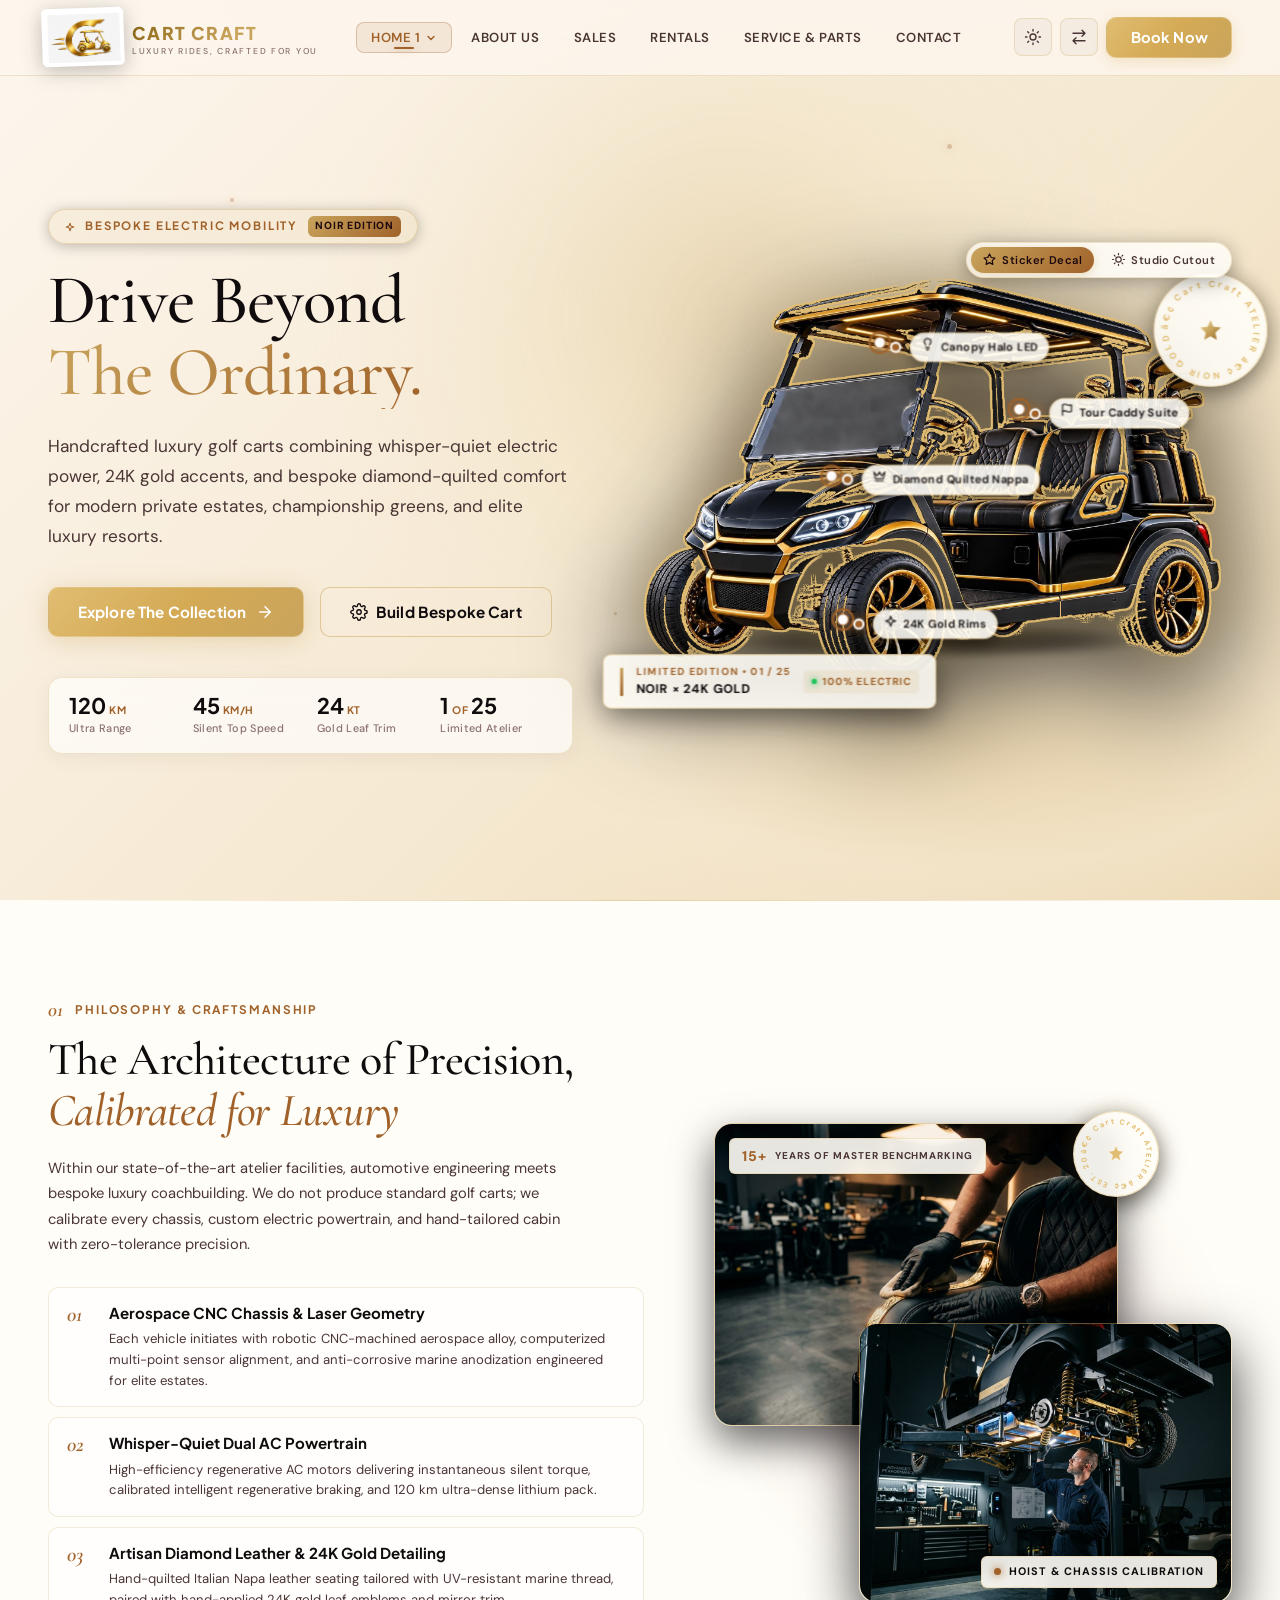
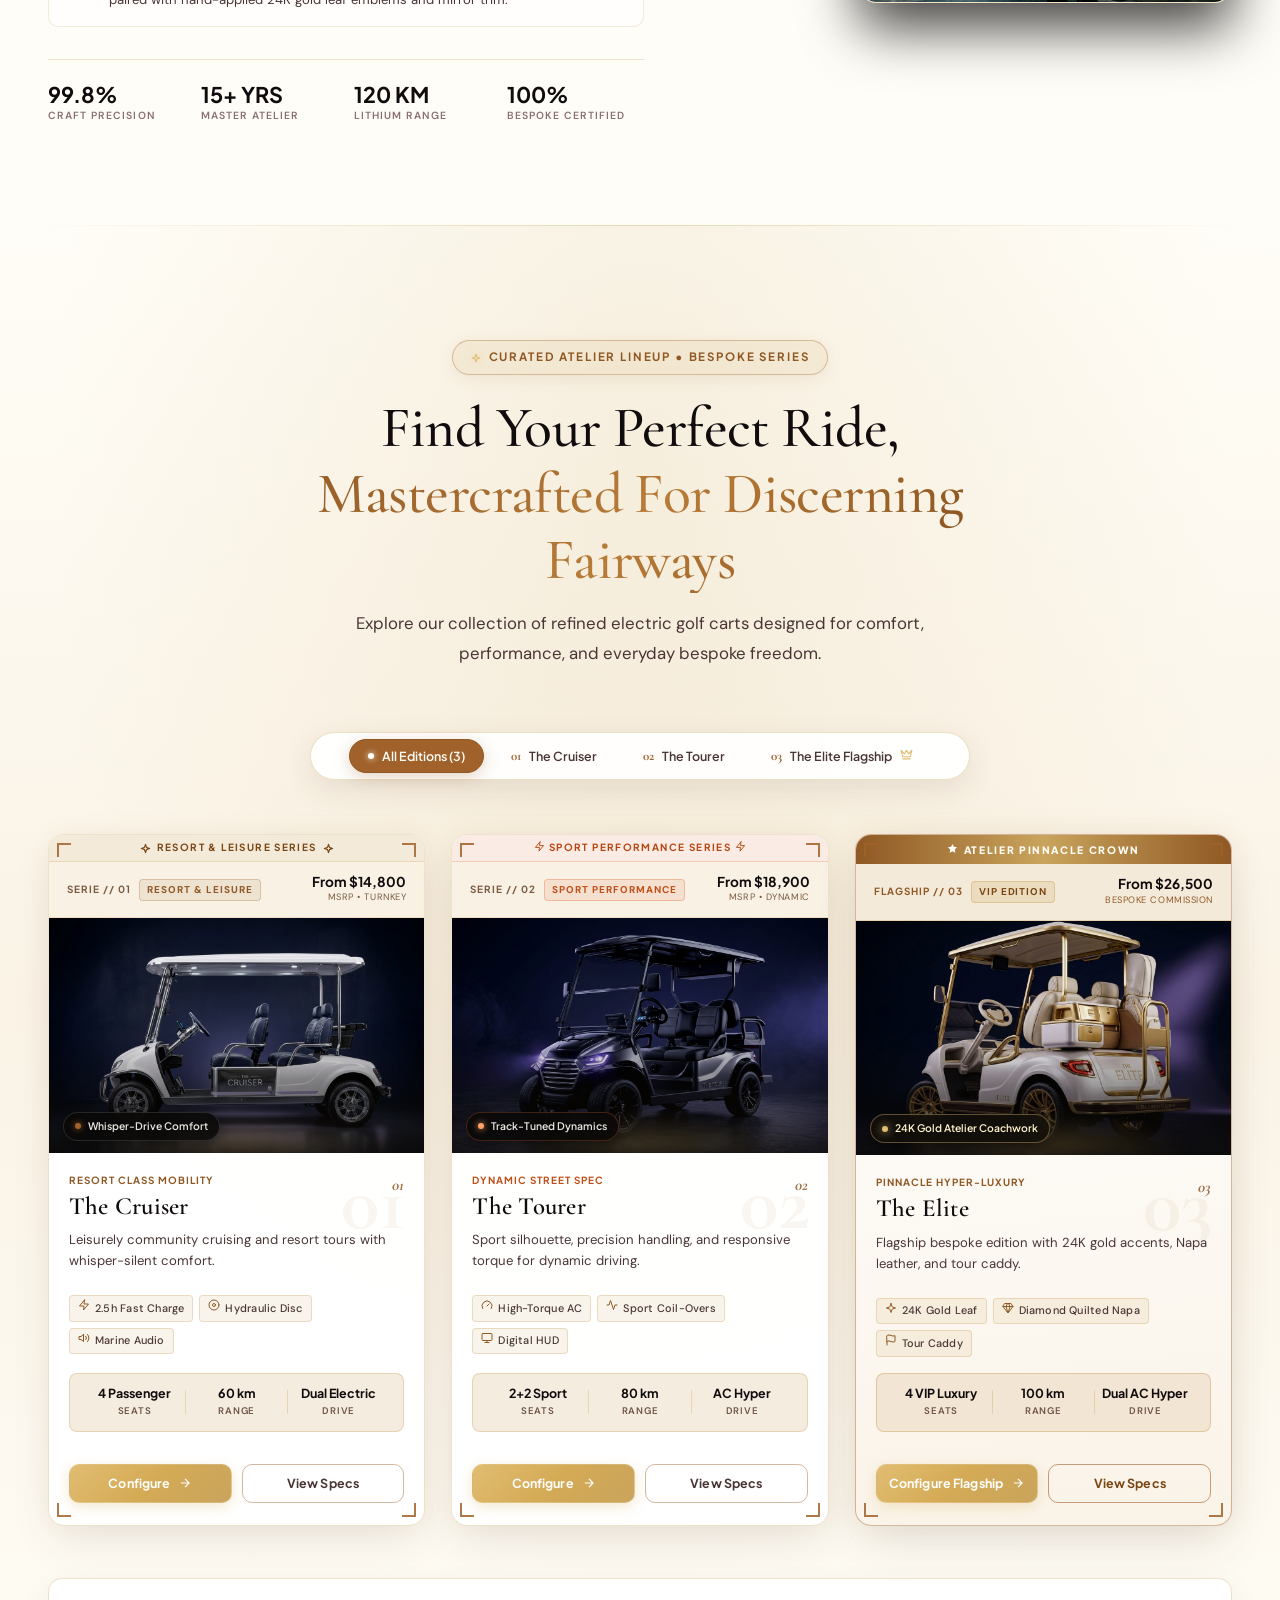
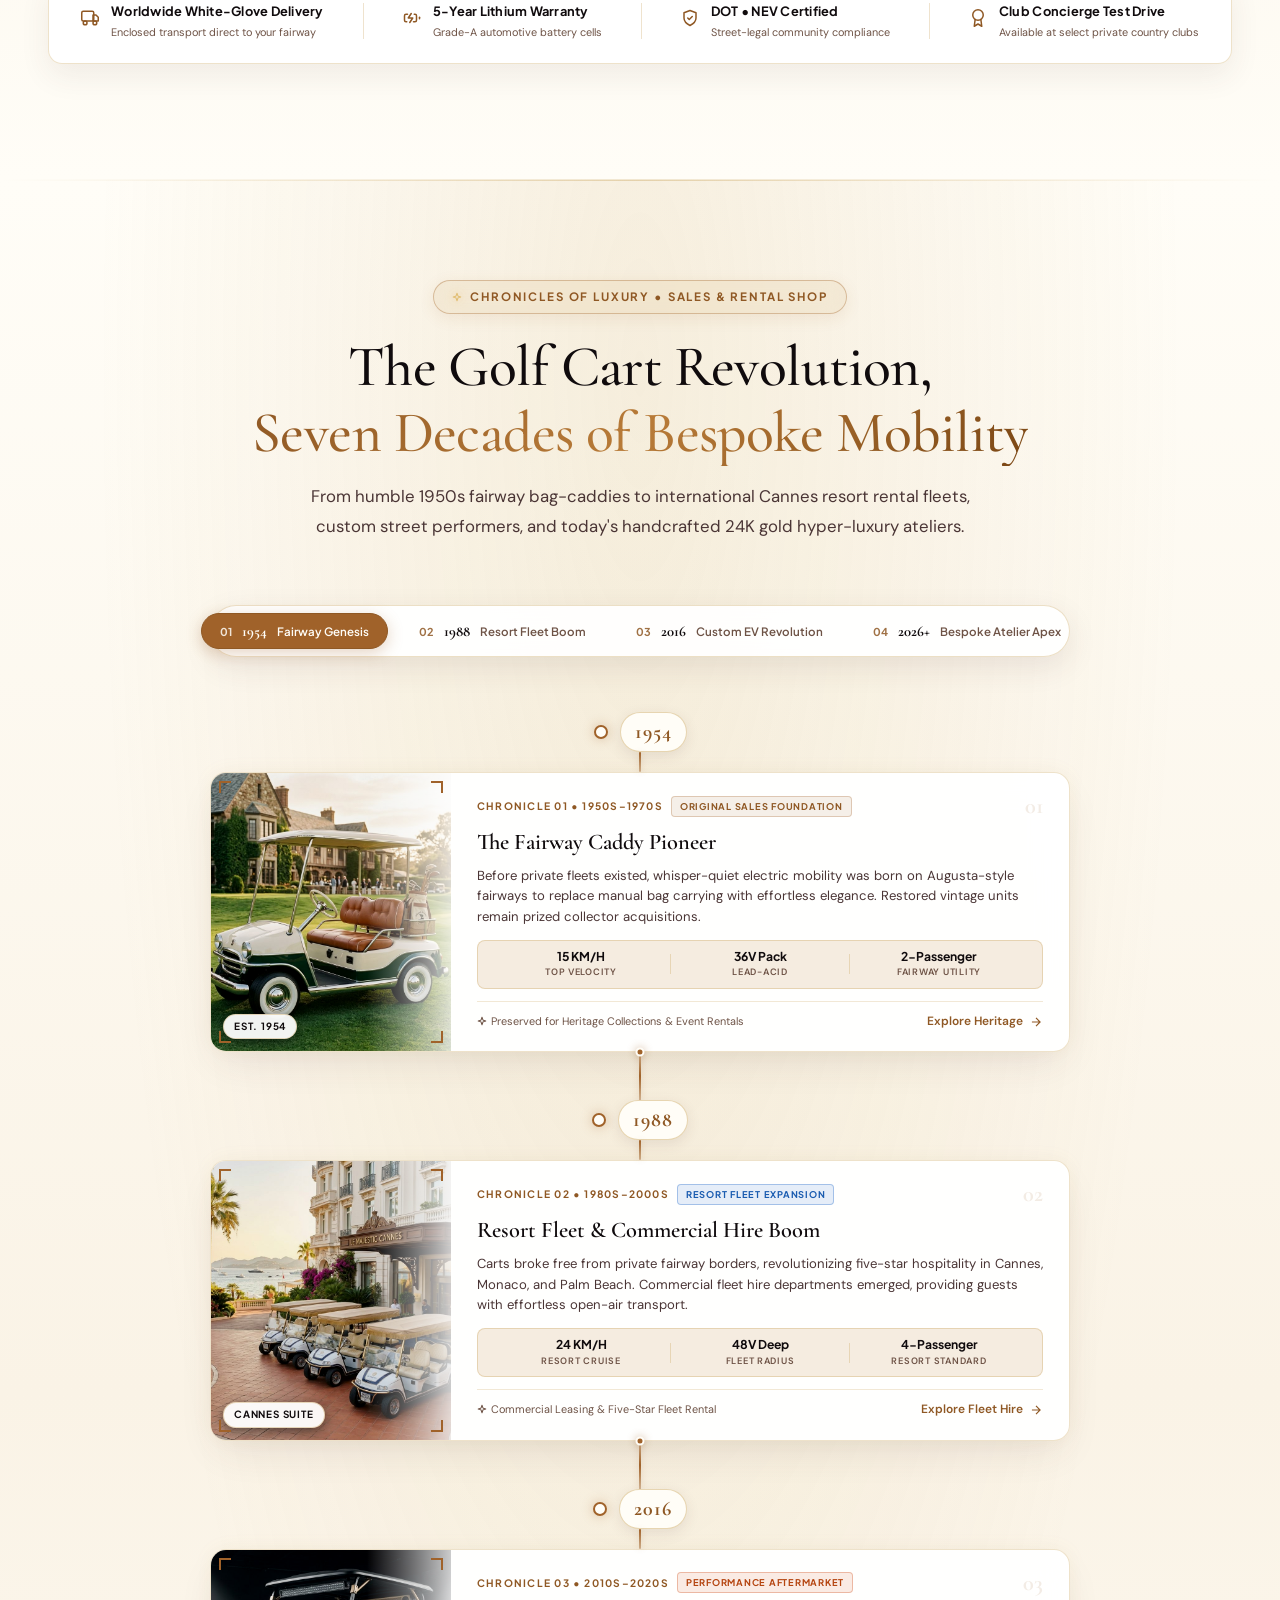
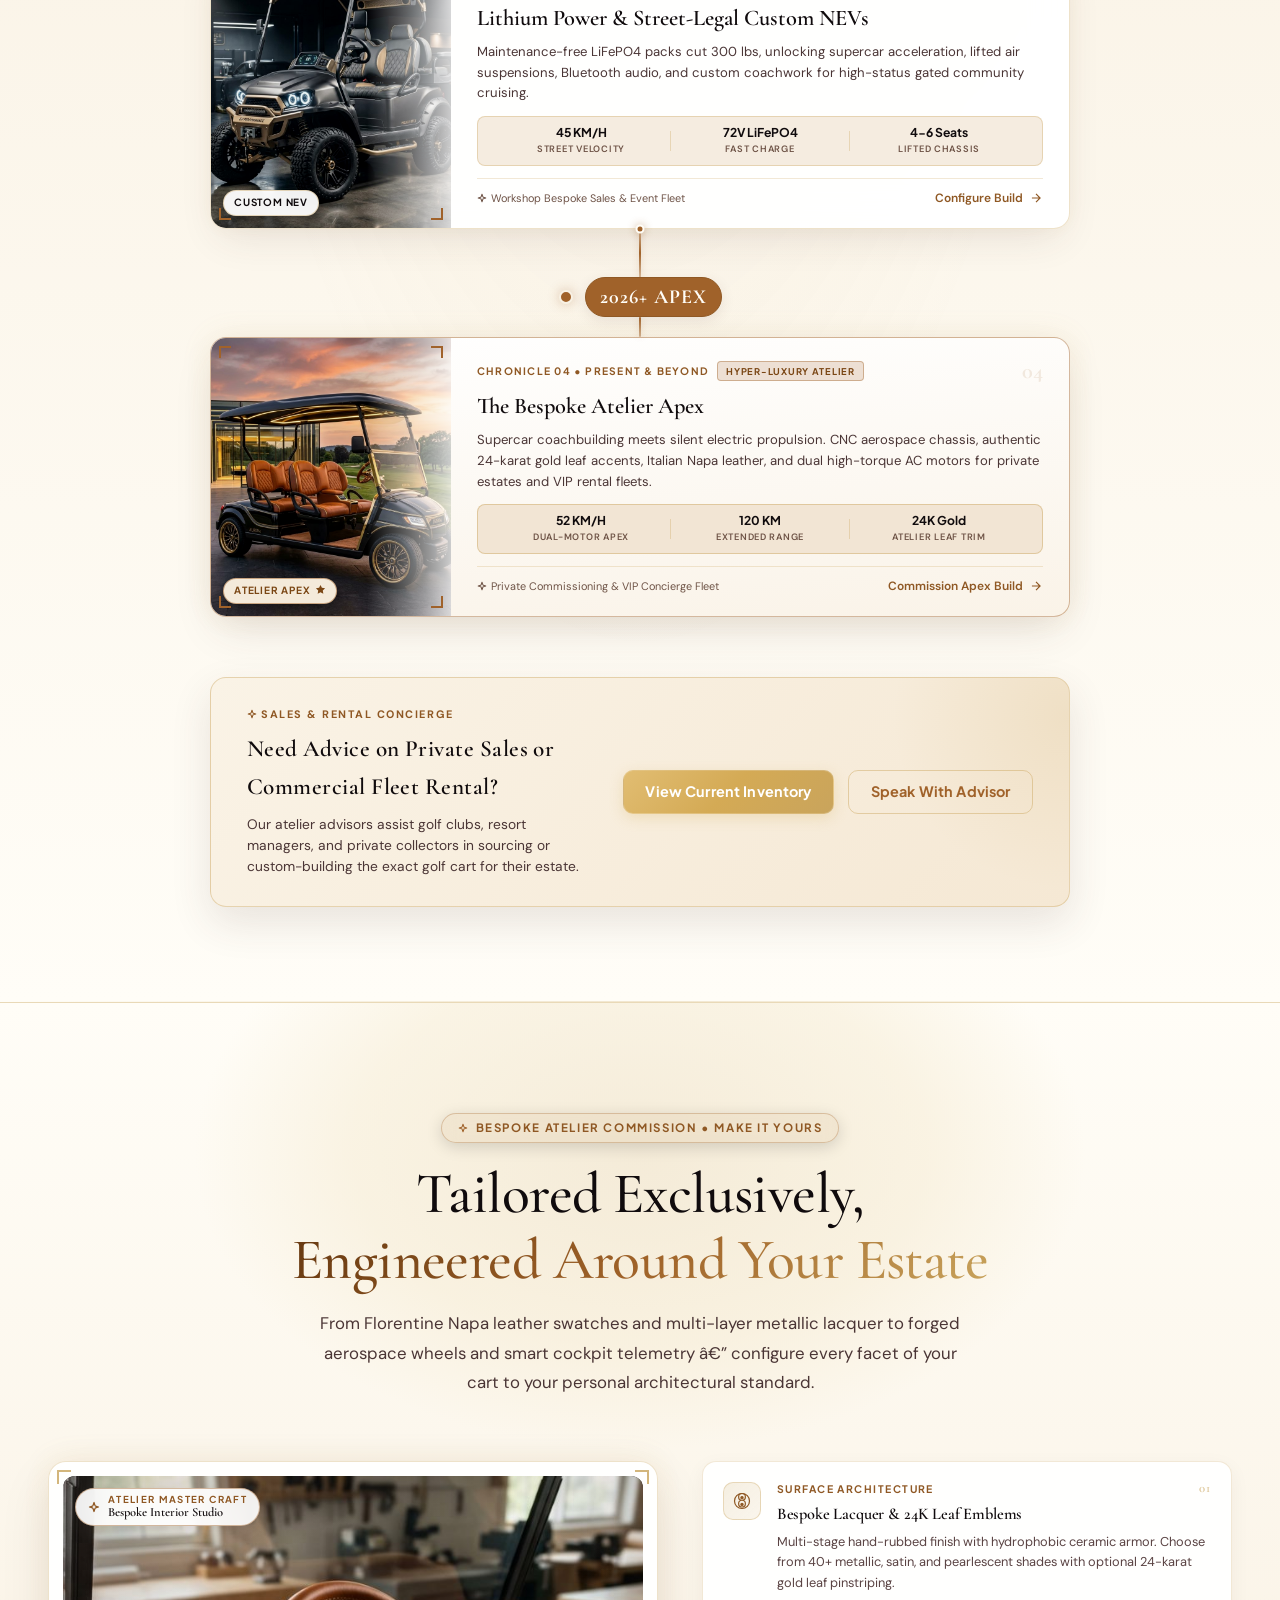
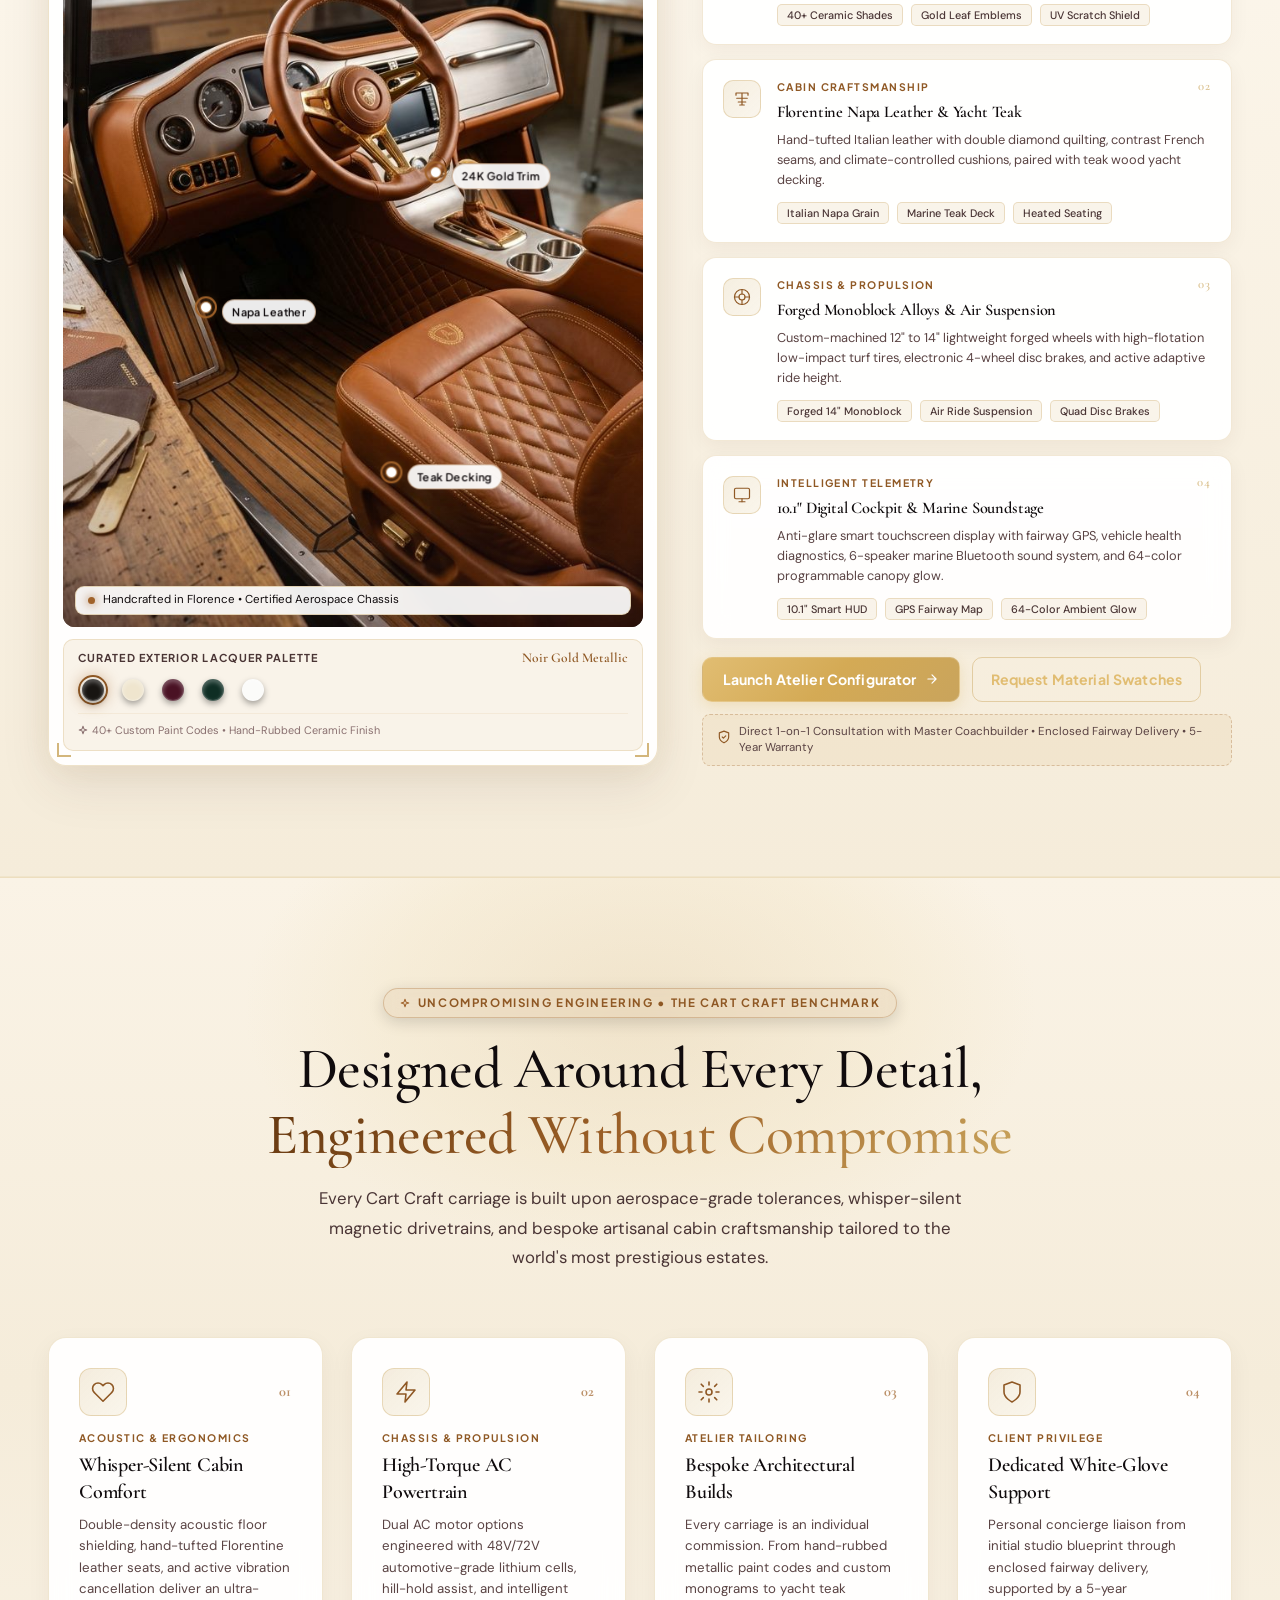
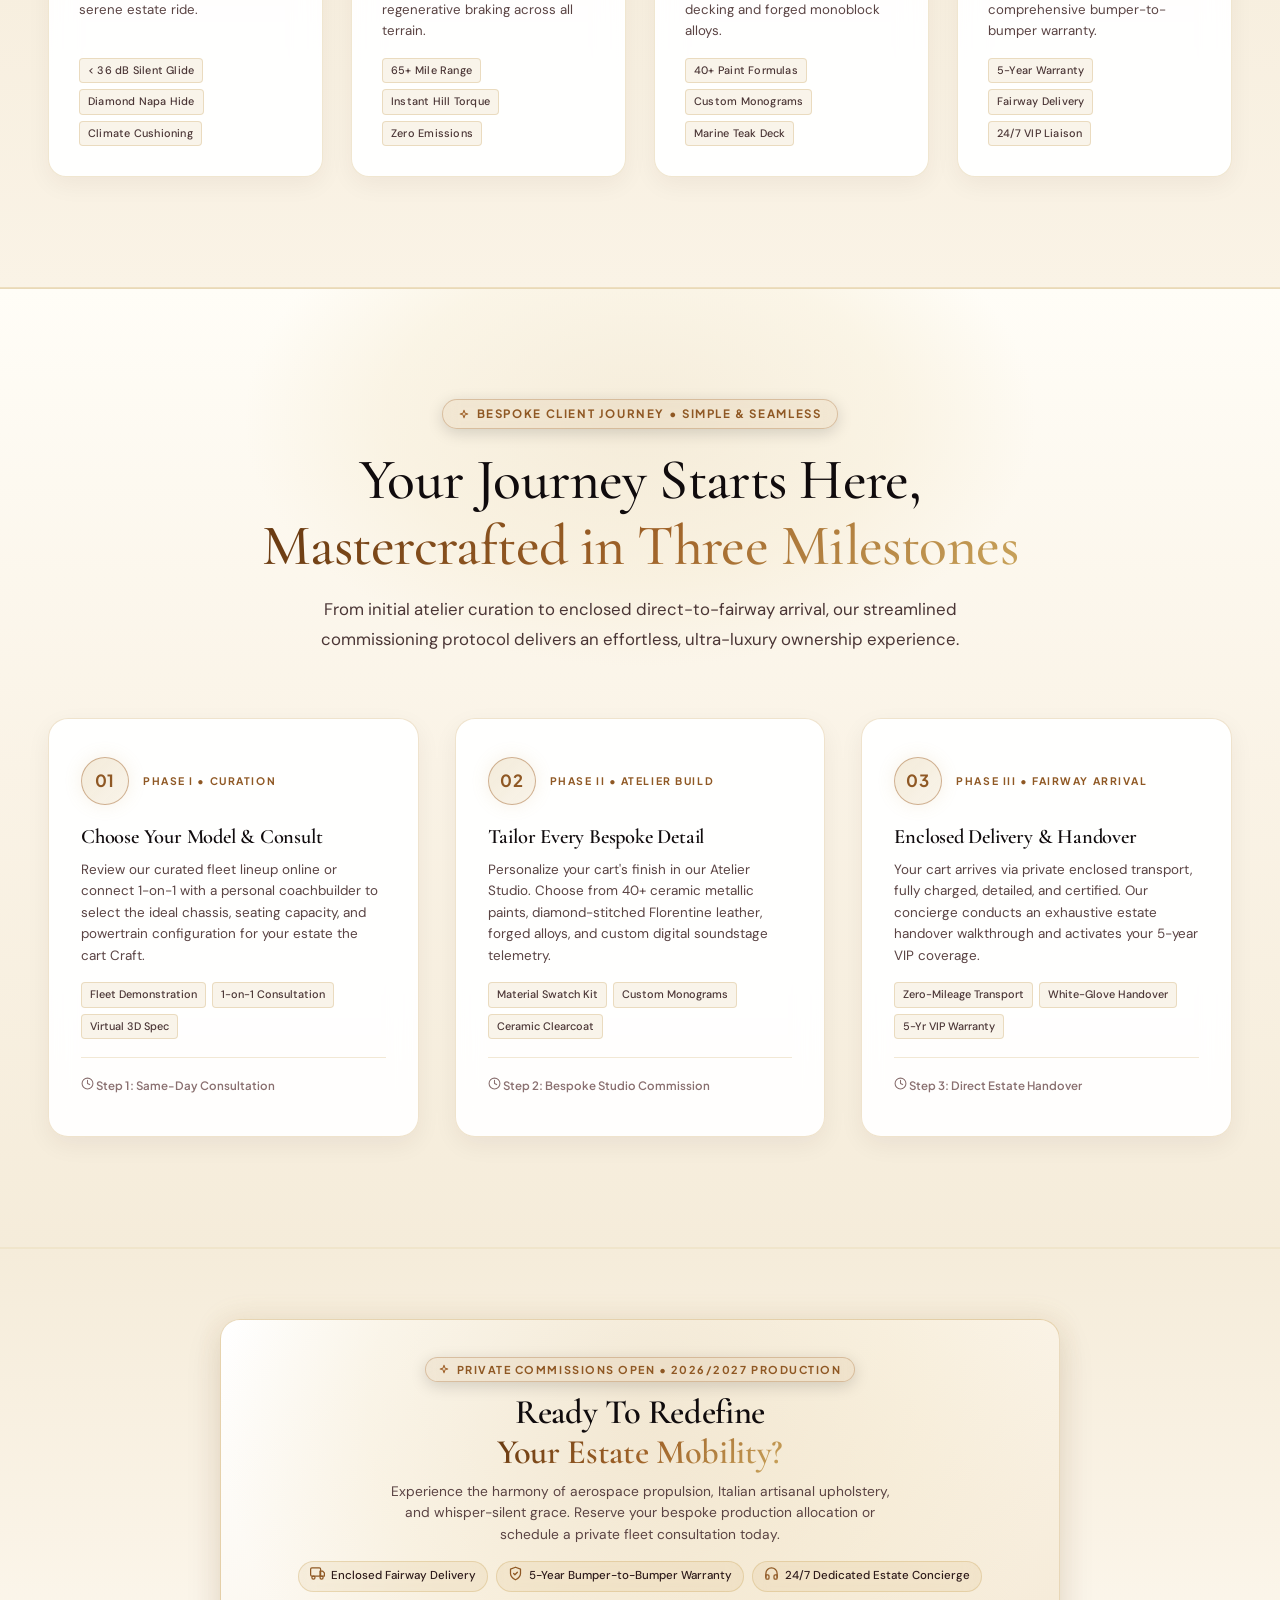
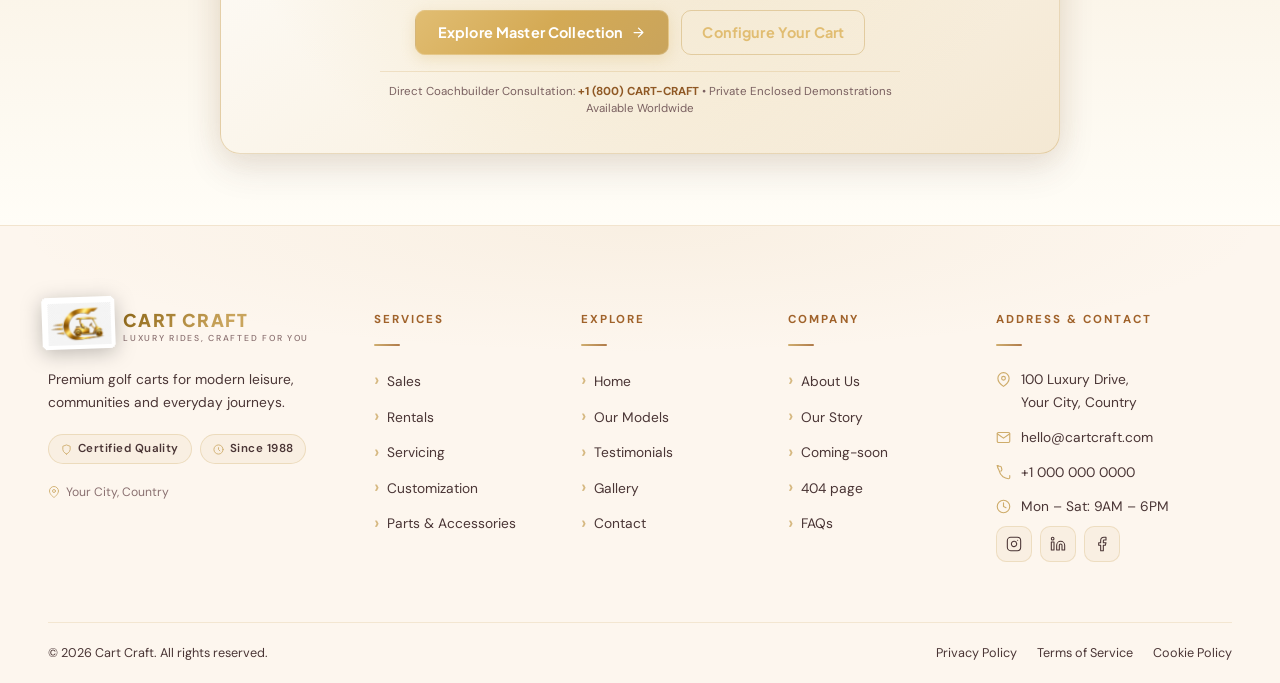
<file: index.html>
<!DOCTYPE html>
<html lang="en" dir="ltr" data-theme="dark">

<head>
  <meta charset="UTF-8" />
  <link rel="icon" type="image/png" sizes="32x32" href="assets/cart-craft-logo.png" />
  <link rel="icon" type="image/png" href="assets/cart-craft-logo.png" />
  <link rel="apple-touch-icon" sizes="180x180" href="assets/cart-craft-logo.png" />
  <meta name="viewport" content="width=device-width, initial-scale=1.0" />
  <meta name="description"
    content="Cart Craft â€” Premium electric golf carts for modern leisure, resort communities and everyday journeys. Explore our exclusive collection of luxury carts." />
  <meta name="theme-color" content="#181820" />
  <title>Cart Craft â€” Premium Electric Golf Carts</title>
  <link rel="preconnect" href="https://fonts.googleapis.com" />
  <link rel="preconnect" href="https://fonts.gstatic.com" crossorigin />
  <link
    href="https://fonts.googleapis.com/css2?family=DM+Sans:ital,opsz,wght@0,9..40,300;0,9..40,400;0,9..40,500;0,9..40,600;0,9..40,700;1,9..40,300&family=Plus+Jakarta+Sans:wght@300;400;500;600;700&family=Cormorant+Garamond:ital,wght@0,400;0,500;0,600;1,400;1,500&display=swap"
    rel="stylesheet" />
  <link rel="stylesheet" href="index.css" />
</head>

<body>

  <header class="site-header" id="site-header" role="banner">
    <div class="header-inner container">

      <a href="#" class="brand" aria-label="Cart Craft Home">
        <img src="assets/cart-craft-logo.png" alt="Cart Craft Logo" class="brand-logo-img" />
        <span class="brand-stack"><span class="brand-name">Cart Craft</span><span class="brand-tagline">Luxury Rides,
            Crafted for You</span></span>
      </a>

      <nav class="desktop-nav" aria-label="Main navigation">
        <ul class="nav-list" role="list">
          <li class="nav-item nav-dropdown-parent">
            <button class="nav-link nav-link--active nav-dropdown-trigger" aria-expanded="false" aria-haspopup="true"
              id="home-dropdown-btn">
              Home 1
              <svg class="dropdown-chevron" width="12" height="12" viewBox="0 0 12 12" fill="none" aria-hidden="true">
                <path d="M3 4.5L6 7.5L9 4.5" stroke="currentColor" stroke-width="1.5" stroke-linecap="round"
                  stroke-linejoin="round" />
              </svg>
            </button>
            <div class="dropdown-menu" role="menu" aria-labelledby="home-dropdown-btn">
              <a href="index.html" class="dropdown-item dropdown-item--active" role="menuitem">Home 1</a>
              <a href="home2.html" class="dropdown-item" role="menuitem">Home 2</a>
            </div>
          </li>
          <li class="nav-item"><a href="about.html" class="nav-link">About Us</a></li>
          <li class="nav-item"><a href="sales.html" class="nav-link">Sales</a></li>
          <li class="nav-item"><a href="rentals.html" class="nav-link">Rentals</a></li>
          <li class="nav-item"><a href="services.html" class="nav-link">Service &amp; Parts</a></li>
          <li class="nav-item"><a href="contact.html" class="nav-link">Contact</a></li>
        </ul>
      </nav>

      <div class="header-actions">
        <button class="icon-btn theme-toggle" id="theme-toggle" aria-label="Toggle light/dark theme"
          title="Toggle theme">
          <svg class="icon-sun" width="18" height="18" viewBox="0 0 24 24" fill="none" stroke="currentColor"
            stroke-width="1.8" stroke-linecap="round" stroke-linejoin="round" aria-hidden="true">
            <circle cx="12" cy="12" r="4" />
            <path
              d="M12 2v2M12 20v2M4.93 4.93l1.41 1.41M17.66 17.66l1.41 1.41M2 12h2M20 12h2M4.93 19.07l1.41-1.41M17.66 6.34l1.41-1.41" />
          </svg>
          <svg class="icon-moon" width="18" height="18" viewBox="0 0 24 24" fill="none" stroke="currentColor"
            stroke-width="1.8" stroke-linecap="round" stroke-linejoin="round" aria-hidden="true">
            <path d="M21 12.79A9 9 0 1 1 11.21 3 7 7 0 0 0 21 12.79z" />
          </svg>
        </button>
        <button class="icon-btn rtl-toggle" id="rtl-toggle" aria-label="Toggle RTL/LTR direction"
          title="Toggle direction">
          <svg width="18" height="18" viewBox="0 0 24 24" fill="none" stroke="currentColor" stroke-width="1.8"
            stroke-linecap="round" stroke-linejoin="round" aria-hidden="true">
            <path d="M16 3l4 4-4 4M20 7H4" />
            <path d="M8 21l-4-4 4-4M4 17h16" />
          </svg>
        </button>
        <button type="button" class="btn btn-primary btn-sm" id="header-book-btn" data-open-booking-modal="test-drive" aria-haspopup="dialog" aria-controls="cc-booking-modal">Book Now</button>
      </div>

      <button class="hamburger" id="hamburger" aria-label="Open navigation menu" aria-expanded="false"
        aria-controls="mobile-menu">
        <span class="hamburger-bar"></span>
        <span class="hamburger-bar"></span>
        <span class="hamburger-bar"></span>
      </button>
    </div>
  </header>

  <div class="mobile-menu" id="mobile-menu" role="dialog" aria-modal="true" aria-label="Navigation menu">
    <div class="mobile-menu-header">
      <a href="#" class="brand" aria-label="Cart Craft Home">
        <img src="assets/cart-craft-logo.png" alt="Cart Craft Logo" class="brand-logo-img" />
        <span class="brand-stack"><span class="brand-name">Cart Craft</span><span class="brand-tagline">Luxury Rides,
            Crafted for You</span></span>
      </a>
      <button class="mobile-menu-close" id="mobile-menu-close" aria-label="Close navigation menu">
        <svg width="22" height="22" viewBox="0 0 24 24" fill="none" stroke="currentColor" stroke-width="1.8"
          stroke-linecap="round" aria-hidden="true">
          <path d="M18 6L6 18M6 6l12 12" />
        </svg>
      </button>
    </div>
    <nav class="mobile-nav" aria-label="Mobile navigation">
      <ul class="mobile-nav-list" role="list">
        <li><a href="index.html" class="mobile-nav-link mobile-nav-link--active">Home 1</a></li>
        <li><a href="home2.html" class="mobile-nav-link">Home 2</a></li>
        <li><a href="about.html" class="mobile-nav-link">About Us</a></li>
        <li><a href="sales.html" class="mobile-nav-link">Sales</a></li>
        <li><a href="rentals.html" class="mobile-nav-link">Rentals</a></li>
        <li><a href="services.html" class="mobile-nav-link">Service &amp; Parts</a></li>
        <li><a href="contact.html" class="mobile-nav-link">Contact</a></li>
      </ul>
    </nav>
    <div class="mobile-menu-footer">
      <button type="button" class="btn btn-primary mobile-book-btn" data-open-booking-modal="test-drive" aria-haspopup="dialog" aria-controls="cc-booking-modal">Book Now</button>
    </div>
  </div>
  <div class="mobile-overlay" id="mobile-overlay"></div>

  <main id="main-content">

    <section class="hero hero--bespoke" id="hero" aria-label="Hero section">
      <div class="hero-bg-stage" aria-hidden="true">
        <div class="hero-stage-spotlight"></div>
        <div class="hero-stage-radial"></div>
        <div class="hero-stage-beam hero-stage-beam--1"></div>
        <div class="hero-stage-beam hero-stage-beam--2"></div>
        <div class="hero-particles">
          <span class="particle" style="--p-x: 18%; --p-y: 22%; --p-d: 4s; --p-s: 4px;"></span>
          <span class="particle" style="--p-x: 74%; --p-y: 16%; --p-d: 5s; --p-s: 5px;"></span>
          <span class="particle" style="--p-x: 48%; --p-y: 68%; --p-d: 4.5s; --p-s: 3px;"></span>
          <span class="particle" style="--p-x: 88%; --p-y: 62%; --p-d: 3.8s; --p-s: 4px;"></span>
          <span class="particle" style="--p-x: 32%; --p-y: 78%; --p-d: 5.2s; --p-s: 3px;"></span>
        </div>
      </div>

      <div class="container hero-inner">
        <div class="hero-content" data-animate="hero-text">
          <div class="hero-eyebrow-wrapper animate-fade-up" style="--delay:0.1s">
            <span class="hero-eyebrow-pill">
              <span class="hero-pill-sparkle" aria-hidden="true"><svg width="10" height="10" viewBox="0 0 24 24" fill="none" stroke="currentColor" stroke-width="2.5" stroke-linecap="round" stroke-linejoin="round"><path d="m12 3-1.912 5.813a2 2 0 0 1-1.275 1.275L3 12l5.813 1.912a2 2 0 0 1 1.275 1.275L12 21l1.912-5.813a2 2 0 0 1 1.275-1.275L21 12l-5.813-1.912a2 2 0 0 1-1.275-1.275L12 3Z"/></svg></span>
              <span class="hero-pill-text">BESPOKE ELECTRIC MOBILITY</span>
              <span class="hero-pill-badge">NOIR EDITION</span>
            </span>
          </div>

          <h1 class="hero-heading animate-fade-up" style="--delay:0.25s">
            Drive Beyond<br />
            <span class="hero-heading-accent">The Ordinary.</span>
          </h1>

          <p class="hero-description animate-fade-up" style="--delay:0.4s">
            Handcrafted luxury golf carts combining whisper-quiet electric power,
            24K gold accents, and bespoke diamond-quilted comfort for modern private estates,
            championship greens, and elite luxury resorts.
          </p>

          <div class="hero-ctas animate-fade-up" style="--delay:0.55s">
            <a href="#models" class="btn btn-primary btn-lg hero-cta-primary" id="hero-explore-btn">
              <span>Explore The Collection</span>
              <svg width="18" height="18" viewBox="0 0 24 24" fill="none" stroke="currentColor" stroke-width="2"
                stroke-linecap="round" stroke-linejoin="round" aria-hidden="true">
                <path d="M5 12h14M12 5l7 7-7 7" />
              </svg>
            </a>
            <a href="#customization" class="btn btn-ghost btn-lg hero-cta-ghost" id="hero-customize-btn">
              <svg width="18" height="18" viewBox="0 0 24 24" fill="none" stroke="currentColor" stroke-width="1.8"
                stroke-linecap="round" stroke-linejoin="round" aria-hidden="true">
                <circle cx="12" cy="12" r="3" />
                <path
                  d="M19.4 15a1.65 1.65 0 0 0 .33 1.82l.06.06a2 2 0 0 1 0 2.83 2 2 0 0 1-2.83 0l-.06-.06a1.65 1.65 0 0 0-1.82-.33 1.65 1.65 0 0 0-1 1.51V21a2 2 0 0 1-2 2 2 2 0 0 1-2-2v-.09A1.65 1.65 0 0 0 9 19.4a1.65 1.65 0 0 0-1.82.33l-.06.06a2 2 0 0 1-2.83 0 2 2 0 0 1 0-2.83l.06-.06a1.65 1.65 0 0 0 .33-1.82 1.65 1.65 0 0 0-1.51-1H3a2 2 0 0 1-2-2 2 2 0 0 1 2-2h.09A1.65 1.65 0 0 0 4.6 9a1.65 1.65 0 0 0-.33-1.82l-.06-.06a2 2 0 0 1 0-2.83 2 2 0 0 1 2.83 0l.06.06a1.65 1.65 0 0 0 1.82.33H9a1.65 1.65 0 0 0 1-1.51V3a2 2 0 0 1 2-2 2 2 0 0 1 2 2v.09a1.65 1.65 0 0 0 1 1.51 1.65 1.65 0 0 0 1.82-.33l.06-.06a2 2 0 0 1 2.83 0 2 2 0 0 1 0 2.83l-.06.06a1.65 1.65 0 0 0-.33 1.82V9a1.65 1.65 0 0 0 1.51 1H21a2 2 0 0 1 2 2 2 2 0 0 1-2 2h-.09a1.65 1.65 0 0 0-1.51 1z" />
              </svg>
              <span>Build Bespoke Cart</span>
            </a>
          </div>

          <div class="hero-telemetry animate-fade-up" style="--delay:0.7s">
            <div class="telemetry-item">
              <span class="telemetry-value">120<small>KM</small></span>
              <span class="telemetry-label">Ultra Range</span>
            </div>
            <div class="telemetry-item">
              <span class="telemetry-value">45<small>KM/H</small></span>
              <span class="telemetry-label">Silent Top Speed</span>
            </div>
            <div class="telemetry-item">
              <span class="telemetry-value">24<small>KT</small></span>
              <span class="telemetry-label">Gold Leaf Trim</span>
            </div>
            <div class="telemetry-item">
              <span class="telemetry-value">1<small>OF</small>25</span>
              <span class="telemetry-label">Limited Atelier</span>
            </div>
          </div>
        </div>

        <div class="hero-visual hero-visual--sticker animate-hero-cart" id="hero-stage-visual" style="--delay:0.2s">
          <div class="hero-stage-platform" aria-hidden="true">
            <div class="platform-glow-core"></div>
            <div class="platform-ring platform-ring--outer"></div>
            <div class="platform-ring platform-ring--inner"></div>
            <div class="platform-shadow-ellipse"></div>
            <div class="platform-reflection"></div>
          </div>

          <div class="hero-sticker-controls" aria-label="Hero visual style controls">
            <button class="sticker-mode-btn sticker-mode-btn--active" id="btn-sticker-mode" type="button"
              title="View with gold die-cut sticker finish">
              <svg width="13" height="13" viewBox="0 0 24 24" fill="none" stroke="currentColor" stroke-width="2.2"
                stroke-linecap="round" stroke-linejoin="round">
                <polygon
                  points="12 2 15.09 8.26 22 9.27 17 14.14 18.18 21.02 12 17.77 5.82 21.02 7 14.14 2 9.27 8.91 8.26 12 2" />
              </svg>
              <span>Sticker Decal</span>
            </button>
            <button class="sticker-mode-btn" id="btn-studio-mode" type="button"
              title="View with cinematic studio lighting">
              <svg width="13" height="13" viewBox="0 0 24 24" fill="none" stroke="currentColor" stroke-width="2.2"
                stroke-linecap="round" stroke-linejoin="round">
                <circle cx="12" cy="12" r="5" />
                <line x1="12" y1="1" x2="12" y2="3" />
                <line x1="12" y1="21" x2="12" y2="23" />
                <line x1="4.22" y1="4.22" x2="5.64" y2="5.64" />
                <line x1="18.36" y1="18.36" x2="19.78" y2="19.78" />
                <line x1="1" y1="12" x2="3" y2="12" />
                <line x1="21" y1="12" x2="23" y2="12" />
                <line x1="4.22" y1="19.78" x2="5.64" y2="18.36" />
                <line x1="18.36" y1="5.64" x2="19.78" y2="4.22" />
              </svg>
              <span>Studio Cutout</span>
            </button>
          </div>

          <div class="hero-sticker-wrapper" id="hero-sticker-card">
            <div class="cart-aura-glow" aria-hidden="true"></div>

            <img src="assets/hero-cart-cutout.png"
              alt="Bespoke Cart Craft Noir Edition â€” Custom Black and Gold Electric Golf Cart with gold wheels, LED lights, and custom clubs"
              class="hero-sticker-img is-sticker-style" id="hero-main-cart-img" loading="eager" fetchpriority="high" />

            <div class="cart-hotspot hotspot--wheels" data-title="24K Gold Multi-Spoke Rims"
              data-info="Ultra-lightweight forged alloy with 24K gold electroplated finish">
              <span class="hotspot-pulse"></span>
              <span class="hotspot-dot"></span>
              <div class="hotspot-pill">
                <span class="pill-icon" aria-hidden="true"><svg width="13" height="13" viewBox="0 0 24 24" fill="none" stroke="currentColor" stroke-width="2" stroke-linecap="round" stroke-linejoin="round"><path d="m12 3-1.912 5.813a2 2 0 0 1-1.275 1.275L3 12l5.813 1.912a2 2 0 0 1 1.275 1.275L12 21l1.912-5.813a2 2 0 0 1 1.275-1.275L21 12l-5.813-1.912a2 2 0 0 1-1.275-1.275L12 3Z"/></svg></span>
                <span class="pill-label">24K Gold Rims</span>
              </div>
            </div>

            <div class="cart-hotspot hotspot--interior" data-title="Bespoke Nappa Seating"
              data-info="Hand-quilted diamond pattern with gold contrast piping and memory foam comfort">
              <span class="hotspot-pulse"></span>
              <span class="hotspot-dot"></span>
              <div class="hotspot-pill">
                <span class="pill-icon" aria-hidden="true"><svg width="13" height="13" viewBox="0 0 24 24" fill="none" stroke="currentColor" stroke-width="2" stroke-linecap="round" stroke-linejoin="round"><path d="m2 4 3 12h14l3-12-6 7-4-7-4 7-6-7zm3 16h14"/></svg></span>
                <span class="pill-label">Diamond Quilted Nappa</span>
              </div>
            </div>

            <div class="cart-hotspot hotspot--caddy" data-title="Tour Caddy Club Suite"
              data-info="Integrated rear bag caddy with carbon fiber mounts and tour-spec clubs">
              <span class="hotspot-pulse"></span>
              <span class="hotspot-dot"></span>
              <div class="hotspot-pill">
                <span class="pill-icon" aria-hidden="true"><svg width="13" height="13" viewBox="0 0 24 24" fill="none" stroke="currentColor" stroke-width="2" stroke-linecap="round" stroke-linejoin="round"><path d="M4 15s1-1 4-1 5 2 8 2 4-1 4-1V3s-1 1-4 1-5-2-8-2-4 1-4 1z"/><line x1="4" x2="4" y1="22" y2="15"/></svg></span>
                <span class="pill-label">Tour Caddy Suite</span>
              </div>
            </div>

            <div class="cart-hotspot hotspot--roof" data-title="Canopy Ambient Halo"
              data-info="Dual-channel LED perimeter illumination integrated seamlessly into the roof">
              <span class="hotspot-pulse"></span>
              <span class="hotspot-dot"></span>
              <div class="hotspot-pill">
                <span class="pill-icon" aria-hidden="true"><svg width="13" height="13" viewBox="0 0 24 24" fill="none" stroke="currentColor" stroke-width="2" stroke-linecap="round" stroke-linejoin="round"><path d="M15 14c.2-1 .7-1.7 1.5-2.5 1-.9 1.5-2.2 1.5-3.5A6 6 0 0 0 6 8c0 1 .2 2.2 1.5 3.5.7.7 1.3 1.5 1.5 2.5"/><path d="M9 18h6"/><path d="M10 22h4"/></svg></span>
                <span class="pill-label">Canopy Halo LED</span>
              </div>
            </div>
          </div>

          <div class="hero-seal-sticker" id="hero-seal-sticker" aria-label="Authentic Bespoke Seal"
            title="Cart Craft Atelier â€¢ Bespoke Noir Gold Edition">
            <svg class="seal-text-svg" viewBox="0 0 120 120">
              <path id="seal-text-path" d="M 60, 60 m -46, 0 a 46,46 0 1,1 92,0 a 46,46 0 1,1 -92,0" fill="none" />
              <text font-size="9.6" fill="#E1BD72" font-weight="700" letter-spacing="2.8">
                <textPath href="#seal-text-path" startOffset="0%">
                  â€¢ Cart Craft ATELIER â€¢ NOIR GOLD EDITION â€¢
                </textPath>
              </text>
            </svg>
            <div class="seal-inner-emblem">
              <svg width="26" height="26" viewBox="0 0 24 24" fill="none">
                <path d="M12 2L14.8 8.6L22 9.5L16.8 14.5L18.2 21.6L12 18L5.8 21.6L7.2 14.5L2 9.5L9.2 8.6L12 2Z"
                  fill="url(#seal-gold-grad)" stroke="#FFFDF7" stroke-width="0.8" />
                <defs>
                  <linearGradient id="seal-gold-grad" x1="2" y1="2" x2="22" y2="21.6" gradientUnits="userSpaceOnUse">
                    <stop stop-color="#F5E4B3" />
                    <stop offset="0.5" stop-color="#C9A45C" />
                    <stop offset="1" stop-color="#8C6322" />
                  </linearGradient>
                </defs>
              </svg>
            </div>
          </div>

          <div class="hero-floating-decal" aria-hidden="true">
            <div class="decal-stripe"></div>
            <div class="decal-content">
              <span class="decal-edition">LIMITED EDITION &bull; 01 / 25</span>
              <span class="decal-model">NOIR &times; 24K GOLD</span>
            </div>
            <div class="decal-chip">
              <span class="chip-dot"></span>
              <span>100% ELECTRIC</span>
            </div>
          </div>
        </div>
      </div>
    </section>

    <section class="section craft-section" id="philosophy" aria-labelledby="craft-heading">
      <div class="container">
        <div class="craft-grid">

          <div class="craft-content" data-animate="craft-text">
            <div class="craft-eyebrow-wrap">
              <span class="craft-eyebrow-num">01</span>
              <span class="craft-eyebrow-text">PHILOSOPHY &amp; CRAFTSMANSHIP</span>
            </div>

            <h2 class="craft-heading" id="craft-heading">
              The Architecture of Precision,<br />
              <span class="craft-heading-accent">Calibrated for Luxury</span>
            </h2>

            <p class="craft-description">
              Within our state-of-the-art atelier facilities, automotive engineering meets bespoke luxury coachbuilding.
              We do not produce standard golf carts; we calibrate every chassis, custom electric powertrain,
              and hand-tailored cabin with zero-tolerance precision.
            </p>

            <div class="craft-cards">
              <article class="craft-card">
                <span class="craft-card-num">01</span>
                <div class="craft-card-body">
                  <h3 class="craft-card-title">Aerospace CNC Chassis &amp; Laser Geometry</h3>
                  <p class="craft-card-desc">
                    Each vehicle initiates with robotic CNC-machined aerospace alloy, computerized multi-point sensor
                    alignment,
                    and anti-corrosive marine anodization engineered for elite estates.
                  </p>
                </div>
              </article>

              <article class="craft-card">
                <span class="craft-card-num">02</span>
                <div class="craft-card-body">
                  <h3 class="craft-card-title">Whisper-Quiet Dual AC Powertrain</h3>
                  <p class="craft-card-desc">
                    High-efficiency regenerative AC motors delivering instantaneous silent torque, calibrated
                    intelligent regenerative braking,
                    and 120 km ultra-dense lithium pack.
                  </p>
                </div>
              </article>

              <article class="craft-card">
                <span class="craft-card-num">03</span>
                <div class="craft-card-body">
                  <h3 class="craft-card-title">Artisan Diamond Leather &amp; 24K Gold Detailing</h3>
                  <p class="craft-card-desc">
                    Hand-quilted Italian Napa leather seating tailored with UV-resistant marine thread, paired with
                    hand-applied
                    24K gold leaf emblems and mirror trim.
                  </p>
                </div>
              </article>
            </div>

            <div class="craft-metrics">
              <div class="craft-metric">
                <span class="craft-metric-val">99.8%</span>
                <span class="craft-metric-lbl">Craft Precision</span>
              </div>
              <div class="craft-metric">
                <span class="craft-metric-val">15+ YRS</span>
                <span class="craft-metric-lbl">Master Atelier</span>
              </div>
              <div class="craft-metric">
                <span class="craft-metric-val">120 KM</span>
                <span class="craft-metric-lbl">Lithium Range</span>
              </div>
              <div class="craft-metric">
                <span class="craft-metric-val">100%</span>
                <span class="craft-metric-lbl">Bespoke Certified</span>
              </div>
            </div>
          </div>

          <div class="craft-visual">
            <div class="craft-visual-stack">
              <div class="craft-ambient-glow" aria-hidden="true"></div>

              <div class="craft-seal-badge" aria-hidden="true">
                <svg class="craft-seal-svg" viewBox="0 0 100 100">
                  <path id="craft-seal-path" d="M 50, 50 m -36, 0 a 36,36 0 1,1 72,0 a 36,36 0 1,1 -72,0" fill="none" />
                  <text font-size="8.8" fill="#E1BD72" font-weight="700" letter-spacing="2.2">
                    <textPath href="#craft-seal-path" startOffset="0%">
                      â€¢ Cart Craft ATELIER â€¢ EST. 2011 â€¢
                    </textPath>
                  </text>
                </svg>
                <div class="craft-seal-icon">
                  <svg width="20" height="20" viewBox="0 0 24 24" fill="none">
                    <path d="M12 2L14.5 8L21 9L16 13.5L17.5 20L12 16.5L6.5 20L8 13.5L3 9L9.5 8L12 2Z" fill="#E1BD72"
                      stroke="#FFFDF7" stroke-width="0.5" />
                  </svg>
                </div>
              </div>

              <div class="craft-img-card craft-img-card--top">
                <img src="assets/craft-inspection.jpg"
                  alt="Master craftsman inspecting 24K gold trim and hand-quilted leather on custom luxury golf cart"
                  class="craft-img" loading="lazy" />
                <div class="craft-badge craft-badge--top">
                  <span class="craft-badge-lead">15+</span>
                  <span class="craft-badge-sub">YEARS OF MASTER BENCHMARKING</span>
                </div>
              </div>

              <div class="craft-img-card craft-img-card--bottom">
                <img src="assets/chassis-hoist.jpg"
                  alt="Technician inspecting electric golf cart chassis on hydraulic lift hoist" class="craft-img"
                  loading="lazy" />
                <div class="craft-badge craft-badge--bottom">
                  <span class="craft-badge-dot"></span>
                  <span>HOIST &amp; CHASSIS CALIBRATION</span>
                </div>
              </div>
            </div>
          </div>

        </div>
      </div>
    </section>

    <section class="section models-section" id="models" aria-labelledby="models-heading">
      <div class="container">

        <div class="section-header section-header--center">
          <div class="models-eyebrow-pill">
            <span class="models-pill-sparkle" aria-hidden="true"><svg width="10" height="10" viewBox="0 0 24 24" fill="none" stroke="currentColor" stroke-width="2.5" stroke-linecap="round" stroke-linejoin="round"><path d="m12 3-1.912 5.813a2 2 0 0 1-1.275 1.275L3 12l5.813 1.912a2 2 0 0 1 1.275 1.275L12 21l1.912-5.813a2 2 0 0 1 1.275-1.275L21 12l-5.813-1.912a2 2 0 0 1-1.275-1.275L12 3Z"/></svg></span>
            <span class="models-pill-text">CURATED ATELIER LINEUP &bull; BESPOKE SERIES</span>
          </div>
          <h2 class="section-heading" id="models-heading">
            Find Your Perfect Ride,<br />
            <span class="models-heading-accent">Mastercrafted For Discerning Fairways</span>
          </h2>
          <p class="section-subheading section-subheading--center">
            Explore our collection of refined electric golf carts designed for comfort, performance, and everyday
            bespoke freedom.
          </p>
        </div>

        <div class="models-filter-bar" role="tablist" aria-label="Filter Models">
          <button class="models-filter-btn is-active" data-filter="all" role="tab" aria-selected="true">
            <span class="filter-dot"></span>
            <span>All Editions (3)</span>
          </button>
          <button class="models-filter-btn" data-filter="01" role="tab" aria-selected="false">
            <span class="filter-num">01</span>
            <span>The Cruiser</span>
          </button>
          <button class="models-filter-btn" data-filter="02" role="tab" aria-selected="false">
            <span class="filter-num">02</span>
            <span>The Tourer</span>
          </button>
          <button class="models-filter-btn models-filter-btn--flagship" data-filter="03" role="tab"
            aria-selected="false">
            <span class="filter-num">03</span>
            <span>The Elite Flagship</span>
            <span class="filter-crown" aria-hidden="true"><svg width="13" height="13" viewBox="0 0 24 24" fill="none" stroke="currentColor" stroke-width="2" stroke-linecap="round" stroke-linejoin="round"><path d="m2 4 3 12h14l3-12-6 7-4-7-4 7-6-7zm3 16h14"/></svg></span>
          </button>
        </div>

        <div class="models-grid">

          <article class="model-card model-card--premium" data-model="01">
            <div class="model-top-ribbon">
              <span style="display:inline-flex;align-items:center;gap:6px;"><svg width="11" height="11" viewBox="0 0 24 24" fill="none" stroke="currentColor" stroke-width="2.5" stroke-linecap="round" stroke-linejoin="round" aria-hidden="true"><path d="m12 3-1.912 5.813a2 2 0 0 1-1.275 1.275L3 12l5.813 1.912a2 2 0 0 1 1.275 1.275L12 21l1.912-5.813a2 2 0 0 1 1.275-1.275L21 12l-5.813-1.912a2 2 0 0 1-1.275-1.275L12 3Z"/></svg> RESORT &amp; LEISURE SERIES <svg width="11" height="11" viewBox="0 0 24 24" fill="none" stroke="currentColor" stroke-width="2.5" stroke-linecap="round" stroke-linejoin="round" aria-hidden="true"><path d="m12 3-1.912 5.813a2 2 0 0 1-1.275 1.275L3 12l5.813 1.912a2 2 0 0 1 1.275 1.275L12 21l1.912-5.813a2 2 0 0 1 1.275-1.275L21 12l-5.813-1.912a2 2 0 0 1-1.275-1.275L12 3Z"/></svg></span>
            </div>

            <div class="model-card-corner model-card-corner--tl" aria-hidden="true"></div>
            <div class="model-card-corner model-card-corner--tr" aria-hidden="true"></div>
            <div class="model-card-corner model-card-corner--bl" aria-hidden="true"></div>
            <div class="model-card-corner model-card-corner--br" aria-hidden="true"></div>

            <div class="model-card-top-bar">
              <div class="model-series-meta">
                <span class="model-serie-id">SERIE // 01</span>
                <span class="model-tier-tag">RESORT &amp; LEISURE</span>
              </div>
              <div class="model-price-wrap">
                <span class="model-tier-price">From $14,800</span>
                <span class="model-price-sub">MSRP &bull; Turnkey</span>
              </div>
            </div>

            <div class="model-card-img-wrap">
              <div class="model-pedestal-glow" aria-hidden="true"></div>
              <img src="assets/cart-model-01.webp" alt="The Cruiser â€” Cart Craft premium 4-seat golf cart, white finish"
                class="model-card-img" loading="lazy" />
              <div class="model-card-overlay" aria-hidden="true"></div>
              <div class="model-img-badge">
                <span class="img-badge-dot"></span>
                <span>Whisper-Drive Comfort</span>
              </div>
            </div>

            <div class="model-card-body">
              <span class="model-watermark" aria-hidden="true">01</span>

              <div class="model-card-info">
                <div class="model-title-wrap">
                  <div>
                    <span class="model-sub-badge">Resort Class Mobility</span>
                    <h3 class="model-name">The Cruiser</h3>
                  </div>
                  <span class="model-num" aria-hidden="true">01</span>
                </div>

                <p class="model-desc">Leisurely community cruising and resort tours with whisper-silent comfort.</p>

                <div class="model-feature-chips">
                  <span class="feature-chip"><span class="chip-icon" aria-hidden="true"><svg width="12" height="12" viewBox="0 0 24 24" fill="none" stroke="currentColor" stroke-width="2" stroke-linecap="round" stroke-linejoin="round"><polygon points="13 2 3 14 12 14 11 22 21 10 12 10 13 2"/></svg></span> 2.5h Fast Charge</span>
                  <span class="feature-chip"><span class="chip-icon" aria-hidden="true"><svg width="12" height="12" viewBox="0 0 24 24" fill="none" stroke="currentColor" stroke-width="2" stroke-linecap="round" stroke-linejoin="round"><circle cx="12" cy="12" r="10"/><circle cx="12" cy="12" r="3"/></svg></span> Hydraulic Disc</span>
                  <span class="feature-chip"><span class="chip-icon" aria-hidden="true"><svg width="12" height="12" viewBox="0 0 24 24" fill="none" stroke="currentColor" stroke-width="2" stroke-linecap="round" stroke-linejoin="round"><polygon points="11 5 6 9 2 9 2 15 6 15 11 19 11 5"/><path d="M15.54 8.46a5 5 0 0 1 0 7.07"/><path d="M19.07 4.93a10 10 0 0 1 0 14.14"/></svg></span> Marine Audio</span>
                </div>

                <div class="model-telemetry-matrix" aria-label="Specifications">
                  <div class="telemetry-cell">
                    <span class="telemetry-val">4 Passenger</span>
                    <span class="telemetry-lbl">Seats</span>
                  </div>
                  <div class="telemetry-divider" aria-hidden="true"></div>
                  <div class="telemetry-cell">
                    <span class="telemetry-val">60 km</span>
                    <span class="telemetry-lbl">Range</span>
                  </div>
                  <div class="telemetry-divider" aria-hidden="true"></div>
                  <div class="telemetry-cell">
                    <span class="telemetry-val">Dual Electric</span>
                    <span class="telemetry-lbl">Drive</span>
                  </div>
                </div>
              </div>

              <div class="model-card-actions">
                <a href="#customization" class="btn btn-primary btn-sm model-btn" aria-label="Configure The Cruiser">
                  <span>Configure</span>
                  <svg width="14" height="14" viewBox="0 0 24 24" fill="none" stroke="currentColor" stroke-width="2"
                    aria-hidden="true">
                    <path d="M5 12h14M12 5l7 7-7 7" />
                  </svg>
                </a>
                <a href="#" class="btn btn-outline btn-sm model-btn-outline"
                  aria-label="View The Cruiser model details">View Specs</a>
              </div>
            </div>
          </article>

          <article class="model-card model-card--premium" data-model="02">
            <div class="model-top-ribbon model-top-ribbon--sport">
              <span class="ribbon-text"><svg width="11" height="11" viewBox="0 0 24 24" fill="none" stroke="currentColor" stroke-width="2" stroke-linecap="round" stroke-linejoin="round" aria-hidden="true" style="display:inline-block;vertical-align:-1px;margin-right:4px;"><polygon points="13 2 3 14 12 14 11 22 21 10 12 10 13 2"/></svg>SPORT PERFORMANCE SERIES<svg width="11" height="11" viewBox="0 0 24 24" fill="none" stroke="currentColor" stroke-width="2" stroke-linecap="round" stroke-linejoin="round" aria-hidden="true" style="display:inline-block;vertical-align:-1px;margin-left:4px;"><polygon points="13 2 3 14 12 14 11 22 21 10 12 10 13 2"/></svg></span>
            </div>

            <div class="model-card-corner model-card-corner--tl" aria-hidden="true"></div>
            <div class="model-card-corner model-card-corner--tr" aria-hidden="true"></div>
            <div class="model-card-corner model-card-corner--bl" aria-hidden="true"></div>
            <div class="model-card-corner model-card-corner--br" aria-hidden="true"></div>

            <div class="model-card-top-bar">
              <div class="model-series-meta">
                <span class="model-serie-id">SERIE // 02</span>
                <span class="model-tier-tag model-tier-tag--sport">SPORT PERFORMANCE</span>
              </div>
              <div class="model-price-wrap">
                <span class="model-tier-price">From $18,900</span>
                <span class="model-price-sub">MSRP &bull; Dynamic</span>
              </div>
            </div>

            <div class="model-card-img-wrap">
              <div class="model-pedestal-glow" aria-hidden="true"></div>
              <img src="assets/cart-model-02.webp"
                alt="The Tourer â€” Cart Craft sporty black golf cart for performance driving" class="model-card-img"
                loading="lazy" />
              <div class="model-card-overlay" aria-hidden="true"></div>
              <div class="model-img-badge model-img-badge--sport">
                <span class="img-badge-dot img-badge-dot--sport"></span>
                <span>Track-Tuned Dynamics</span>
              </div>
            </div>

            <div class="model-card-body">
              <span class="model-watermark" aria-hidden="true">02</span>

              <div class="model-card-info">
                <div class="model-title-wrap">
                  <div>
                    <span class="model-sub-badge model-sub-badge--sport">Dynamic Street Spec</span>
                    <h3 class="model-name">The Tourer</h3>
                  </div>
                  <span class="model-num" aria-hidden="true">02</span>
                </div>

                <p class="model-desc">Sport silhouette, precision handling, and responsive torque for dynamic driving.
                </p>

                <div class="model-feature-chips">
                  <span class="feature-chip"><span class="chip-icon" aria-hidden="true"><svg width="12" height="12" viewBox="0 0 24 24" fill="none" stroke="currentColor" stroke-width="2" stroke-linecap="round" stroke-linejoin="round"><path d="m12 14 4-4"/><path d="M3.34 19a10 10 0 1 1 17.32 0"/></svg></span> High-Torque AC</span>
                  <span class="feature-chip"><span class="chip-icon" aria-hidden="true"><svg width="12" height="12" viewBox="0 0 24 24" fill="none" stroke="currentColor" stroke-width="2" stroke-linecap="round" stroke-linejoin="round"><polyline points="22 12 18 12 15 21 9 3 6 12 2 12"/></svg></span> Sport Coil-Overs</span>
                  <span class="feature-chip"><span class="chip-icon" aria-hidden="true"><svg width="12" height="12" viewBox="0 0 24 24" fill="none" stroke="currentColor" stroke-width="2" stroke-linecap="round" stroke-linejoin="round"><rect width="20" height="14" x="2" y="3" rx="2"/><line x1="8" x2="16" y1="21" y2="21"/><line x1="12" x2="12" y1="17" y2="21"/></svg></span> Digital HUD</span>
                </div>

                <div class="model-telemetry-matrix" aria-label="Specifications">
                  <div class="telemetry-cell">
                    <span class="telemetry-val">2+2 Sport</span>
                    <span class="telemetry-lbl">Seats</span>
                  </div>
                  <div class="telemetry-divider" aria-hidden="true"></div>
                  <div class="telemetry-cell">
                    <span class="telemetry-val">80 km</span>
                    <span class="telemetry-lbl">Range</span>
                  </div>
                  <div class="telemetry-divider" aria-hidden="true"></div>
                  <div class="telemetry-cell">
                    <span class="telemetry-val">AC Hyper</span>
                    <span class="telemetry-lbl">Drive</span>
                  </div>
                </div>
              </div>

              <div class="model-card-actions">
                <a href="#customization" class="btn btn-primary btn-sm model-btn" aria-label="Configure The Tourer">
                  <span>Configure</span>
                  <svg width="14" height="14" viewBox="0 0 24 24" fill="none" stroke="currentColor" stroke-width="2"
                    aria-hidden="true">
                    <path d="M5 12h14M12 5l7 7-7 7" />
                  </svg>
                </a>
                <a href="#" class="btn btn-outline btn-sm model-btn-outline"
                  aria-label="View The Tourer model details">View Specs</a>
              </div>
            </div>
          </article>

          <article class="model-card model-card--premium model-card--flagship" data-model="03">
            <div class="flagship-crown-ribbon">
              <span class="ribbon-star" aria-hidden="true"><svg width="11" height="11" viewBox="0 0 24 24" fill="currentColor" stroke="none"><polygon points="12 2 15.09 8.26 22 9.27 17 14.14 18.18 21.02 12 17.77 5.82 21.02 7 14.14 2 9.27 8.91 8.26 12 2"/></svg></span>
              <span>ATELIER PINNACLE CROWN</span>
            </div>

            <div class="model-card-corner model-card-corner--tl" aria-hidden="true"></div>
            <div class="model-card-corner model-card-corner--tr" aria-hidden="true"></div>
            <div class="model-card-corner model-card-corner--bl" aria-hidden="true"></div>
            <div class="model-card-corner model-card-corner--br" aria-hidden="true"></div>

            <div class="model-card-top-bar model-card-top-bar--flagship">
              <div class="model-series-meta">
                <span class="model-serie-id model-serie-id--gold">FLAGSHIP // 03</span>
                <span class="model-tier-tag model-tier-tag--gold">VIP EDITION</span>
              </div>
              <div class="model-price-wrap">
                <span class="model-tier-price model-tier-price--gold">From $26,500</span>
                <span class="model-price-sub model-price-sub--gold">Bespoke Commission</span>
              </div>
            </div>

            <div class="model-card-img-wrap">
              <div class="model-pedestal-glow model-pedestal-glow--gold" aria-hidden="true"></div>
              <img src="assets/cart-model-03.webp"
                alt="The Elite â€” Cart Craft flagship ultra-luxury gold accented golf cart" class="model-card-img"
                loading="lazy" />
              <div class="model-card-overlay" aria-hidden="true"></div>
              <div class="model-img-badge model-img-badge--gold">
                <span class="img-badge-dot img-badge-dot--gold"></span>
                <span>24K Gold Atelier Coachwork</span>
              </div>
            </div>

            <div class="model-card-body">
              <span class="model-watermark model-watermark--gold" aria-hidden="true">03</span>

              <div class="model-card-info">
                <div class="model-title-wrap">
                  <div>
                    <span class="model-sub-badge model-sub-badge--gold">Pinnacle Hyper-Luxury</span>
                    <h3 class="model-name model-name--gold">The Elite</h3>
                  </div>
                  <span class="model-num model-num--gold" aria-hidden="true">03</span>
                </div>

                <p class="model-desc">Flagship bespoke edition with 24K gold accents, Napa leather, and tour caddy.</p>

                <div class="model-feature-chips">
                  <span class="feature-chip feature-chip--gold"><span class="chip-icon" aria-hidden="true"><svg width="12" height="12" viewBox="0 0 24 24" fill="none" stroke="currentColor" stroke-width="2" stroke-linecap="round" stroke-linejoin="round"><path d="m12 3-1.912 5.813a2 2 0 0 1-1.275 1.275L3 12l5.813 1.912a2 2 0 0 1 1.275 1.275L12 21l1.912-5.813a2 2 0 0 1 1.275-1.275L21 12l-5.813-1.912a2 2 0 0 1-1.275-1.275L12 3Z"/></svg></span> 24K Gold Leaf</span>
                  <span class="feature-chip feature-chip--gold"><span class="chip-icon" aria-hidden="true"><svg width="12" height="12" viewBox="0 0 24 24" fill="none" stroke="currentColor" stroke-width="2" stroke-linecap="round" stroke-linejoin="round"><path d="M6 3h12l4 6-10 13L2 9Z"/><path d="M11 3 8 9l4 13 4-13-3-6"/><path d="M2 9h20"/></svg></span> Diamond Quilted Napa</span>
                  <span class="feature-chip feature-chip--gold"><span class="chip-icon" aria-hidden="true"><svg width="12" height="12" viewBox="0 0 24 24" fill="none" stroke="currentColor" stroke-width="2" stroke-linecap="round" stroke-linejoin="round"><path d="M4 15s1-1 4-1 5 2 8 2 4-1 4-1V3s-1 1-4 1-5-2-8-2-4 1-4 1z"/><line x1="4" x2="4" y1="22" y2="15"/></svg></span> Tour Caddy</span>
                </div>

                <div class="model-telemetry-matrix model-telemetry-matrix--gold" aria-label="Specifications">
                  <div class="telemetry-cell">
                    <span class="telemetry-val telemetry-val--gold">4 VIP Luxury</span>
                    <span class="telemetry-lbl">Seats</span>
                  </div>
                  <div class="telemetry-divider" aria-hidden="true"></div>
                  <div class="telemetry-cell">
                    <span class="telemetry-val telemetry-val--gold">100 km</span>
                    <span class="telemetry-lbl">Range</span>
                  </div>
                  <div class="telemetry-divider" aria-hidden="true"></div>
                  <div class="telemetry-cell">
                    <span class="telemetry-val telemetry-val--gold">Dual AC Hyper</span>
                    <span class="telemetry-lbl">Drive</span>
                  </div>
                </div>
              </div>

              <div class="model-card-actions">
                <a href="#customization" class="btn btn-primary btn-sm model-btn" aria-label="Configure The Elite">
                  <span>Configure Flagship</span>
                  <svg width="14" height="14" viewBox="0 0 24 24" fill="none" stroke="currentColor" stroke-width="2"
                    aria-hidden="true">
                    <path d="M5 12h14M12 5l7 7-7 7" />
                  </svg>
                </a>
                <a href="#" class="btn btn-outline btn-sm model-btn-outline model-btn-outline--gold"
                  aria-label="View The Elite model details">View Specs</a>
              </div>
            </div>
          </article>

        </div>

        <div class="models-atelier-strip">
          <div class="atelier-strip-item">
            <span class="strip-icon" aria-hidden="true"><svg width="18" height="18" viewBox="0 0 24 24" fill="none" stroke="currentColor" stroke-width="2" stroke-linecap="round" stroke-linejoin="round"><rect width="16" height="13" x="1" y="3" rx="2"/><polygon points="16 8 20 8 23 11 23 16 16 16 16 8"/><circle cx="5.5" cy="18.5" r="2.5"/><circle cx="18.5" cy="18.5" r="2.5"/></svg></span>
            <div class="strip-text">
              <span class="strip-title">Worldwide White-Glove Delivery</span>
              <span class="strip-sub">Enclosed transport direct to your fairway</span>
            </div>
          </div>
          <div class="atelier-strip-divider" aria-hidden="true"></div>
          <div class="atelier-strip-item">
            <span class="strip-icon" aria-hidden="true"><svg width="18" height="18" viewBox="0 0 24 24" fill="none" stroke="currentColor" stroke-width="2" stroke-linecap="round" stroke-linejoin="round"><path d="M15 7h1a2 2 0 0 1 2 2v6a2 2 0 0 1-2 2h-2"/><path d="M6 7H4a2 2 0 0 0-2 2v6a2 2 0 0 0 2 2h1"/><line x1="22" x2="22" y1="11" y2="13"/><polyline points="11 6 7 12 13 12 9 18"/></svg></span>
            <div class="strip-text">
              <span class="strip-title">5-Year Lithium Warranty</span>
              <span class="strip-sub">Grade-A automotive battery cells</span>
            </div>
          </div>
          <div class="atelier-strip-divider" aria-hidden="true"></div>
          <div class="atelier-strip-item">
            <span class="strip-icon" aria-hidden="true"><svg width="18" height="18" viewBox="0 0 24 24" fill="none" stroke="currentColor" stroke-width="2" stroke-linecap="round" stroke-linejoin="round"><path d="M12 22s8-4 8-10V5l-8-3-8 3v7c0 6 8 10 8 10z"/><polyline points="9 12 11 14 15 10"/></svg></span>
            <div class="strip-text">
              <span class="strip-title">DOT &bull; NEV Certified</span>
              <span class="strip-sub">Street-legal community compliance</span>
            </div>
          </div>
          <div class="atelier-strip-divider" aria-hidden="true"></div>
          <div class="atelier-strip-item">
            <span class="strip-icon" aria-hidden="true"><svg width="18" height="18" viewBox="0 0 24 24" fill="none" stroke="currentColor" stroke-width="2" stroke-linecap="round" stroke-linejoin="round"><circle cx="12" cy="8" r="7"/><polyline points="8.21 13.89 7 23 12 20 17 23 15.79 13.88"/></svg></span>
            <div class="strip-text">
              <span class="strip-title">Club Concierge Test Drive</span>
              <span class="strip-sub">Available at select private country clubs</span>
            </div>
          </div>
        </div>

      </div>
    </section>

    <section class="section timeline-section" id="evolution" aria-labelledby="timeline-heading">
      <div class="container">

        <div class="section-header section-header--center">
          <div class="timeline-eyebrow-pill">
            <span class="timeline-pill-star" aria-hidden="true"><svg width="10" height="10" viewBox="0 0 24 24" fill="none" stroke="currentColor" stroke-width="2.5" stroke-linecap="round" stroke-linejoin="round"><path d="m12 3-1.912 5.813a2 2 0 0 1-1.275 1.275L3 12l5.813 1.912a2 2 0 0 1 1.275 1.275L12 21l1.912-5.813a2 2 0 0 1 1.275-1.275L21 12l-5.813-1.912a2 2 0 0 1-1.275-1.275L12 3Z"/></svg></span>
            <span class="timeline-pill-text">CHRONICLES OF LUXURY &bull; SALES &amp; RENTAL SHOP</span>
          </div>
          <h2 class="section-heading" id="timeline-heading">
            The Golf Cart Revolution,<br />
            <span class="timeline-heading-accent">Seven Decades of Bespoke Mobility</span>
          </h2>
          <p class="section-subheading section-subheading--center">
            From humble 1950s fairway bag-caddies to international Cannes resort rental fleets, custom street
            performers, and today's handcrafted 24K gold hyper-luxury ateliers.
          </p>
        </div>

        <div class="timeline-nav-bar" role="tablist" aria-label="Timeline Eras">
          <button class="timeline-nav-btn is-active" data-target="era-1954" role="tab" aria-selected="true"
            aria-controls="era-1954">
            <span class="nav-btn-num">01</span>
            <span class="nav-btn-year">1954</span>
            <span class="nav-btn-label">Fairway Genesis</span>
          </button>
          <div class="timeline-nav-divider" aria-hidden="true"></div>
          <button class="timeline-nav-btn" data-target="era-1988" role="tab" aria-selected="false"
            aria-controls="era-1988">
            <span class="nav-btn-num">02</span>
            <span class="nav-btn-year">1988</span>
            <span class="nav-btn-label">Resort Fleet Boom</span>
          </button>
          <div class="timeline-nav-divider" aria-hidden="true"></div>
          <button class="timeline-nav-btn" data-target="era-2016" role="tab" aria-selected="false"
            aria-controls="era-2016">
            <span class="nav-btn-num">03</span>
            <span class="nav-btn-year">2016</span>
            <span class="nav-btn-label">Custom EV Revolution</span>
          </button>
          <div class="timeline-nav-divider" aria-hidden="true"></div>
          <button class="timeline-nav-btn timeline-nav-btn--apex" data-target="era-2026" role="tab"
            aria-selected="false" aria-controls="era-2026">
            <span class="nav-btn-num">04</span>
            <span class="nav-btn-year">2026+</span>
            <span class="nav-btn-label">Bespoke Atelier Apex</span>
          </button>
        </div>

        <div class="timeline-showcases">

          <div class="timeline-spine-track" aria-hidden="true">
            <div class="timeline-spine-glow"></div>
          </div>

          <article class="timeline-era-item" id="era-1954" data-era="1954">
            <div class="era-marker-node">
              <span class="marker-dot"></span>
              <span class="marker-year">1954</span>
            </div>

            <div class="timeline-card">
              <div class="timeline-card-visual">
                <div class="timeline-card-img-wrap">
                  <div class="timeline-corner-bracket tl" aria-hidden="true"></div>
                  <div class="timeline-corner-bracket tr" aria-hidden="true"></div>
                  <div class="timeline-corner-bracket bl" aria-hidden="true"></div>
                  <div class="timeline-corner-bracket br" aria-hidden="true"></div>
                  <img src="assets/timeline-vintage.jpg"
                    alt="1954 Vintage classic retro luxury golf cart on historic fairway estate"
                    class="timeline-card-img" loading="lazy" />
                  <div class="timeline-card-overlay" aria-hidden="true"></div>
                  <span class="timeline-card-img-badge">EST. 1954</span>
                </div>
              </div>

              <div class="timeline-card-body">
                <div class="timeline-card-header">
                  <div class="timeline-badge-group">
                    <span class="timeline-chronicle-tag">CHRONICLE 01 &bull; 1950s&ndash;1970s</span>
                    <span class="timeline-purpose-pill">ORIGINAL SALES FOUNDATION</span>
                  </div>
                  <span class="timeline-era-number" aria-hidden="true">01</span>
                </div>

                <h3 class="timeline-card-title">The Fairway Caddy Pioneer</h3>
                <p class="timeline-card-desc">
                  Before private fleets existed, whisper-quiet electric mobility was born on Augusta-style fairways to
                  replace manual bag carrying with effortless elegance. Restored vintage units remain prized collector
                  acquisitions.
                </p>

                <div class="timeline-compact-specs">
                  <div class="compact-spec">
                    <span class="compact-spec-val">15 KM/H</span>
                    <span class="compact-spec-lbl">Top Velocity</span>
                  </div>
                  <div class="compact-spec-divider" aria-hidden="true"></div>
                  <div class="compact-spec">
                    <span class="compact-spec-val">36V Pack</span>
                    <span class="compact-spec-lbl">Lead-Acid</span>
                  </div>
                  <div class="compact-spec-divider" aria-hidden="true"></div>
                  <div class="compact-spec">
                    <span class="compact-spec-val">2-Passenger</span>
                    <span class="compact-spec-lbl">Fairway Utility</span>
                  </div>
                </div>

                <div class="timeline-card-footer">
                  <span class="timeline-shop-tag"><svg width="10" height="10" viewBox="0 0 24 24" fill="none" stroke="currentColor" stroke-width="2.5" stroke-linecap="round" stroke-linejoin="round" aria-hidden="true" style="display:inline-block;vertical-align:-1px;margin-right:4px;"><path d="m12 3-1.912 5.813a2 2 0 0 1-1.275 1.275L3 12l5.813 1.912a2 2 0 0 1 1.275 1.275L12 21l1.912-5.813a2 2 0 0 1 1.275-1.275L21 12l-5.813-1.912a2 2 0 0 1-1.275-1.275L12 3Z"/></svg>Preserved for Heritage Collections &amp; Event Rentals</span>
                  <a href="sales.html" class="timeline-card-link">
                    <span>Explore Heritage</span>
                    <svg width="14" height="14" viewBox="0 0 24 24" fill="none" stroke="currentColor" stroke-width="2"
                      aria-hidden="true">
                      <path d="M5 12h14M12 5l7 7-7 7" />
                    </svg>
                  </a>
                </div>
              </div>
            </div>
          </article>


          <article class="timeline-era-item" id="era-1988" data-era="1988">
            <div class="era-marker-node">
              <span class="marker-dot"></span>
              <span class="marker-year">1988</span>
            </div>

            <div class="timeline-card">
              <div class="timeline-card-visual">
                <div class="timeline-card-img-wrap">
                  <div class="timeline-corner-bracket tl" aria-hidden="true"></div>
                  <div class="timeline-corner-bracket tr" aria-hidden="true"></div>
                  <div class="timeline-corner-bracket bl" aria-hidden="true"></div>
                  <div class="timeline-corner-bracket br" aria-hidden="true"></div>
                  <img src="assets/timeline-resort.jpg"
                    alt="1988 Classic resort fleet 4-passenger golf carts outside Le Majestic Cannes luxury hotel"
                    class="timeline-card-img" loading="lazy" />
                  <div class="timeline-card-overlay" aria-hidden="true"></div>
                  <span class="timeline-card-img-badge">CANNES SUITE</span>
                </div>
              </div>

              <div class="timeline-card-body">
                <div class="timeline-card-header">
                  <div class="timeline-badge-group">
                    <span class="timeline-chronicle-tag">CHRONICLE 02 &bull; 1980s&ndash;2000s</span>
                    <span class="timeline-purpose-pill timeline-purpose-pill--rental">RESORT FLEET EXPANSION</span>
                  </div>
                  <span class="timeline-era-number" aria-hidden="true">02</span>
                </div>

                <h3 class="timeline-card-title">Resort Fleet &amp; Commercial Hire Boom</h3>
                <p class="timeline-card-desc">
                  Carts broke free from private fairway borders, revolutionizing five-star hospitality in Cannes,
                  Monaco, and Palm Beach. Commercial fleet hire departments emerged, providing guests with effortless
                  open-air transport.
                </p>

                <div class="timeline-compact-specs">
                  <div class="compact-spec">
                    <span class="compact-spec-val">24 KM/H</span>
                    <span class="compact-spec-lbl">Resort Cruise</span>
                  </div>
                  <div class="compact-spec-divider" aria-hidden="true"></div>
                  <div class="compact-spec">
                    <span class="compact-spec-val">48V Deep</span>
                    <span class="compact-spec-lbl">Fleet Radius</span>
                  </div>
                  <div class="compact-spec-divider" aria-hidden="true"></div>
                  <div class="compact-spec">
                    <span class="compact-spec-val">4-Passenger</span>
                    <span class="compact-spec-lbl">Resort Standard</span>
                  </div>
                </div>

                <div class="timeline-card-footer">
                  <span class="timeline-shop-tag"><svg width="10" height="10" viewBox="0 0 24 24" fill="none" stroke="currentColor" stroke-width="2.5" stroke-linecap="round" stroke-linejoin="round" aria-hidden="true" style="display:inline-block;vertical-align:-1px;margin-right:4px;"><path d="m12 3-1.912 5.813a2 2 0 0 1-1.275 1.275L3 12l5.813 1.912a2 2 0 0 1 1.275 1.275L12 21l1.912-5.813a2 2 0 0 1 1.275-1.275L21 12l-5.813-1.912a2 2 0 0 1-1.275-1.275L12 3Z"/></svg>Commercial Leasing &amp; Five-Star Fleet Rental</span>
                  <a href="rentals.html" class="timeline-card-link">
                    <span>Explore Fleet Hire</span>
                    <svg width="14" height="14" viewBox="0 0 24 24" fill="none" stroke="currentColor" stroke-width="2"
                      aria-hidden="true">
                      <path d="M5 12h14M12 5l7 7-7 7" />
                    </svg>
                  </a>
                </div>
              </div>
            </div>
          </article>


          <article class="timeline-era-item" id="era-2016" data-era="2016">
            <div class="era-marker-node">
              <span class="marker-dot"></span>
              <span class="marker-year">2016</span>
            </div>

            <div class="timeline-card">
              <div class="timeline-card-visual">
                <div class="timeline-card-img-wrap">
                  <div class="timeline-corner-bracket tl" aria-hidden="true"></div>
                  <div class="timeline-corner-bracket tr" aria-hidden="true"></div>
                  <div class="timeline-corner-bracket bl" aria-hidden="true"></div>
                  <div class="timeline-corner-bracket br" aria-hidden="true"></div>
                  <img src="assets/timeline-custom.jpg"
                    alt="2016 Modern custom lifted golf cart with forged wheels and LED lighting in automotive studio"
                    class="timeline-card-img" loading="lazy" />
                  <div class="timeline-card-overlay" aria-hidden="true"></div>
                  <span class="timeline-card-img-badge">CUSTOM NEV</span>
                </div>
              </div>

              <div class="timeline-card-body">
                <div class="timeline-card-header">
                  <div class="timeline-badge-group">
                    <span class="timeline-chronicle-tag">CHRONICLE 03 &bull; 2010s&ndash;2020s</span>
                    <span class="timeline-purpose-pill timeline-purpose-pill--custom">PERFORMANCE AFTERMARKET</span>
                  </div>
                  <span class="timeline-era-number" aria-hidden="true">03</span>
                </div>

                <h3 class="timeline-card-title">Lithium Power &amp; Street-Legal Custom NEVs</h3>
                <p class="timeline-card-desc">
                  Maintenance-free LiFePO4 packs cut 300 lbs, unlocking supercar acceleration, lifted air suspensions,
                  Bluetooth audio, and custom coachwork for high-status gated community cruising.
                </p>

                <div class="timeline-compact-specs">
                  <div class="compact-spec">
                    <span class="compact-spec-val">45 KM/H</span>
                    <span class="compact-spec-lbl">Street Velocity</span>
                  </div>
                  <div class="compact-spec-divider" aria-hidden="true"></div>
                  <div class="compact-spec">
                    <span class="compact-spec-val">72V LiFePO4</span>
                    <span class="compact-spec-lbl">Fast Charge</span>
                  </div>
                  <div class="compact-spec-divider" aria-hidden="true"></div>
                  <div class="compact-spec">
                    <span class="compact-spec-val">4-6 Seats</span>
                    <span class="compact-spec-lbl">Lifted Chassis</span>
                  </div>
                </div>

                <div class="timeline-card-footer">
                  <span class="timeline-shop-tag"><svg width="10" height="10" viewBox="0 0 24 24" fill="none" stroke="currentColor" stroke-width="2.5" stroke-linecap="round" stroke-linejoin="round" aria-hidden="true" style="display:inline-block;vertical-align:-1px;margin-right:4px;"><path d="m12 3-1.912 5.813a2 2 0 0 1-1.275 1.275L3 12l5.813 1.912a2 2 0 0 1 1.275 1.275L12 21l1.912-5.813a2 2 0 0 1 1.275-1.275L21 12l-5.813-1.912a2 2 0 0 1-1.275-1.275L12 3Z"/></svg>Workshop Bespoke Sales &amp; Event Fleet</span>
                  <a href="sales.html" class="timeline-card-link">
                    <span>Configure Build</span>
                    <svg width="14" height="14" viewBox="0 0 24 24" fill="none" stroke="currentColor" stroke-width="2"
                      aria-hidden="true">
                      <path d="M5 12h14M12 5l7 7-7 7" />
                    </svg>
                  </a>
                </div>
              </div>
            </div>
          </article>


          <article class="timeline-era-item" id="era-2026" data-era="2026">
            <div class="era-marker-node era-marker-node--gold">
              <span class="marker-dot marker-dot--gold"></span>
              <span class="marker-year marker-year--gold">2026+ APEX</span>
            </div>

            <div class="timeline-card timeline-card--apex">
              <div class="timeline-card-visual">
                <div class="timeline-card-img-wrap">
                  <div class="timeline-corner-bracket tl" aria-hidden="true"></div>
                  <div class="timeline-corner-bracket tr" aria-hidden="true"></div>
                  <div class="timeline-corner-bracket bl" aria-hidden="true"></div>
                  <div class="timeline-corner-bracket br" aria-hidden="true"></div>
                  <img src="assets/timeline-bespoke.jpg"
                    alt="2026 Cart Craft Noir Gold Edition bespoke hyper-luxury open-air golf cart at luxury estate pavilion"
                    class="timeline-card-img" loading="lazy" />
                  <div class="timeline-card-overlay" aria-hidden="true"></div>
                  <span class="timeline-card-img-badge timeline-card-img-badge--gold">ATELIER APEX <svg width="11" height="11" viewBox="0 0 24 24" fill="currentColor" stroke="none" aria-hidden="true" style="display:inline-block;vertical-align:-1px;margin-left:2px;"><polygon points="12 2 15.09 8.26 22 9.27 17 14.14 18.18 21.02 12 17.77 5.82 21.02 7 14.14 2 9.27 8.91 8.26 12 2"/></svg></span>
                </div>
              </div>

              <div class="timeline-card-body">
                <div class="timeline-card-header">
                  <div class="timeline-badge-group">
                    <span class="timeline-chronicle-tag timeline-chronicle-tag--gold">CHRONICLE 04 &bull; PRESENT &amp;
                      BEYOND</span>
                    <span class="timeline-purpose-pill timeline-purpose-pill--gold">HYPER-LUXURY ATELIER</span>
                  </div>
                  <span class="timeline-era-number" aria-hidden="true">04</span>
                </div>

                <h3 class="timeline-card-title timeline-card-title--gold">The Bespoke Atelier Apex</h3>
                <p class="timeline-card-desc">
                  Supercar coachbuilding meets silent electric propulsion. CNC aerospace chassis, authentic 24-karat
                  gold leaf accents, Italian Napa leather, and dual high-torque AC motors for private estates and VIP
                  rental fleets.
                </p>

                <div class="timeline-compact-specs timeline-compact-specs--gold">
                  <div class="compact-spec">
                    <span class="compact-spec-val compact-spec-val--gold">52 KM/H</span>
                    <span class="compact-spec-lbl">Dual-Motor Apex</span>
                  </div>
                  <div class="compact-spec-divider" aria-hidden="true"></div>
                  <div class="compact-spec">
                    <span class="compact-spec-val compact-spec-val--gold">120 KM</span>
                    <span class="compact-spec-lbl">Extended Range</span>
                  </div>
                  <div class="compact-spec-divider" aria-hidden="true"></div>
                  <div class="compact-spec">
                    <span class="compact-spec-val compact-spec-val--gold">24K Gold</span>
                    <span class="compact-spec-lbl">Atelier Leaf Trim</span>
                  </div>
                </div>

                <div class="timeline-card-footer">
                  <span class="timeline-shop-tag"><svg width="10" height="10" viewBox="0 0 24 24" fill="none" stroke="currentColor" stroke-width="2.5" stroke-linecap="round" stroke-linejoin="round" aria-hidden="true" style="display:inline-block;vertical-align:-1px;margin-right:4px;"><path d="m12 3-1.912 5.813a2 2 0 0 1-1.275 1.275L3 12l5.813 1.912a2 2 0 0 1 1.275 1.275L12 21l1.912-5.813a2 2 0 0 1 1.275-1.275L21 12l-5.813-1.912a2 2 0 0 1-1.275-1.275L12 3Z"/></svg>Private Commissioning &amp; VIP Concierge Fleet</span>
                  <a href="sales.html" class="timeline-card-link timeline-card-link--gold">
                    <span>Commission Apex Build</span>
                    <svg width="14" height="14" viewBox="0 0 24 24" fill="none" stroke="currentColor" stroke-width="2"
                      aria-hidden="true">
                      <path d="M5 12h14M12 5l7 7-7 7" />
                    </svg>
                  </a>
                </div>
              </div>
            </div>
          </article>

        </div>


        <div class="timeline-footer-banner">
          <div class="timeline-banner-info">
            <span class="timeline-banner-badge"><svg width="10" height="10" viewBox="0 0 24 24" fill="none" stroke="currentColor" stroke-width="2.5" stroke-linecap="round" stroke-linejoin="round" aria-hidden="true" style="display:inline-block;vertical-align:-1px;margin-right:4px;"><path d="m12 3-1.912 5.813a2 2 0 0 1-1.275 1.275L3 12l5.813 1.912a2 2 0 0 1 1.275 1.275L12 21l1.912-5.813a2 2 0 0 1 1.275-1.275L21 12l-5.813-1.912a2 2 0 0 1-1.275-1.275L12 3Z"/></svg>SALES &amp; RENTAL CONCIERGE</span>
            <h4 class="timeline-banner-heading">Need Advice on Private Sales or Commercial Fleet Rental?</h4>
            <p class="timeline-banner-text">Our atelier advisors assist golf clubs, resort managers, and private
              collectors in sourcing or custom-building the exact golf cart for their estate.</p>
          </div>
          <div class="timeline-banner-actions">
            <a href="sales.html" class="btn btn-primary">View Current Inventory</a>
            <a href="contact.html" class="btn btn-outline">Speak With Advisor</a>
          </div>
        </div>

      </div>
    </section>

    <section class="section customization-section" id="customization" aria-labelledby="customization-heading">
      <div class="container">

        <div class="section-header section-header--center">
          <div class="custom-eyebrow-pill">
            <span class="custom-pill-sparkle" aria-hidden="true"><svg width="10" height="10" viewBox="0 0 24 24" fill="none" stroke="currentColor" stroke-width="2.5" stroke-linecap="round" stroke-linejoin="round"><path d="m12 3-1.912 5.813a2 2 0 0 1-1.275 1.275L3 12l5.813 1.912a2 2 0 0 1 1.275 1.275L12 21l1.912-5.813a2 2 0 0 1 1.275-1.275L21 12l-5.813-1.912a2 2 0 0 1-1.275-1.275L12 3Z"/></svg></span>
            <span class="custom-pill-text">BESPOKE ATELIER COMMISSION &bull; MAKE IT YOURS</span>
          </div>
          <h2 class="section-heading" id="customization-heading">
            Tailored Exclusively,<br />
            <span class="custom-heading-accent">Engineered Around Your Estate</span>
          </h2>
          <p class="section-subheading section-subheading--center">
            From Florentine Napa leather swatches and multi-layer metallic lacquer to forged aerospace wheels and smart
            cockpit telemetry â€” configure every facet of your cart to your personal architectural standard.
          </p>
        </div>

        <div class="customization-grid">

          <div class="customization-stage-col">
            <div class="atelier-stage-card">
              <div class="atelier-corner-bracket tl" aria-hidden="true"></div>
              <div class="atelier-corner-bracket tr" aria-hidden="true"></div>
              <div class="atelier-corner-bracket bl" aria-hidden="true"></div>
              <div class="atelier-corner-bracket br" aria-hidden="true"></div>

              <div class="atelier-img-frame">
                <img src="assets/customization-interior.jpg"
                  alt="Cart Craft bespoke interior craftsmanship with cognac diamond-quilted leather, gold accents, and yacht teak flooring"
                  class="atelier-stage-img" id="atelier-preview-img" loading="lazy" />
                <div class="atelier-stage-overlay" aria-hidden="true"></div>

                <div class="atelier-floating-seal">
                  <span class="seal-star" aria-hidden="true"><svg width="12" height="12" viewBox="0 0 24 24" fill="none" stroke="currentColor" stroke-width="2.5" stroke-linecap="round" stroke-linejoin="round"><path d="m12 3-1.912 5.813a2 2 0 0 1-1.275 1.275L3 12l5.813 1.912a2 2 0 0 1 1.275 1.275L12 21l1.912-5.813a2 2 0 0 1 1.275-1.275L21 12l-5.813-1.912a2 2 0 0 1-1.275-1.275L12 3Z"/></svg></span>
                  <div class="seal-text-wrap">
                    <span class="seal-tag">ATELIER MASTER CRAFT</span>
                    <span class="seal-title">Bespoke Interior Studio</span>
                  </div>
                </div>

                <div class="atelier-hotspot hotspot-seat" data-tooltip="Cognac Diamond-Quilted Napa Leather">
                  <span class="hotspot-pulse"></span>
                  <span class="hotspot-label">Napa Leather</span>
                </div>
                <div class="atelier-hotspot hotspot-deck" data-tooltip="Marine-Grade Teak Yacht Decking">
                  <span class="hotspot-pulse"></span>
                  <span class="hotspot-label">Teak Decking</span>
                </div>
                <div class="atelier-hotspot hotspot-wheel" data-tooltip="Handcrafted Leather Wheel &amp; 24K Gold Hub">
                  <span class="hotspot-pulse"></span>
                  <span class="hotspot-label">24K Gold Trim</span>
                </div>

                <div class="atelier-floating-pill">
                  <span class="pill-dot"></span>
                  <span>Handcrafted in Florence &bull; Certified Aerospace Chassis</span>
                </div>
              </div>

              <div class="atelier-swatch-panel">
                <div class="swatch-panel-header">
                  <span class="swatch-label-title">Curated Exterior Lacquer Palette</span>
                  <span class="swatch-selected-name" id="active-swatch-name">Noir Gold Metallic</span>
                </div>
                <div class="swatch-buttons-row" role="radiogroup" aria-label="Exterior Lacquer Swatches">
                  <button class="swatch-btn is-active" data-color="Noir Gold Metallic" data-hex="#181512"
                    style="--swatch-hex: #181512;" aria-label="Noir Gold Metallic" role="radio" aria-checked="true">
                    <span class="swatch-inner"></span>
                  </button>
                  <button class="swatch-btn" data-color="Cannes Champagne Pearl" data-hex="#EFE5CE"
                    style="--swatch-hex: #EFE5CE;" aria-label="Cannes Champagne Pearl" role="radio"
                    aria-checked="false">
                    <span class="swatch-inner"></span>
                  </button>
                  <button class="swatch-btn" data-color="Royal Bordeaux Velvet" data-hex="#4A1224"
                    style="--swatch-hex: #4A1224;" aria-label="Royal Bordeaux Velvet" role="radio" aria-checked="false">
                    <span class="swatch-inner"></span>
                  </button>
                  <button class="swatch-btn" data-color="Monaco Racing Emerald" data-hex="#0F2E24"
                    style="--swatch-hex: #0F2E24;" aria-label="Monaco Racing Emerald" role="radio" aria-checked="false">
                    <span class="swatch-inner"></span>
                  </button>
                  <button class="swatch-btn" data-color="Fairway Pearl White" data-hex="#FBFBF9"
                    style="--swatch-hex: #FBFBF9;" aria-label="Fairway Pearl White" role="radio" aria-checked="false">
                    <span class="swatch-inner"></span>
                  </button>
                </div>
                <div class="swatch-panel-footer">
                  <span class="swatch-meta"><svg width="10" height="10" viewBox="0 0 24 24" fill="none" stroke="currentColor" stroke-width="2.5" stroke-linecap="round" stroke-linejoin="round" aria-hidden="true" style="display:inline-block;vertical-align:-1px;margin-right:4px;"><path d="m12 3-1.912 5.813a2 2 0 0 1-1.275 1.275L3 12l5.813 1.912a2 2 0 0 1 1.275 1.275L12 21l1.912-5.813a2 2 0 0 1 1.275-1.275L21 12l-5.813-1.912a2 2 0 0 1-1.275-1.275L12 3Z"/></svg>40+ Custom Paint Codes &bull; Hand-Rubbed Ceramic Finish</span>
                </div>
              </div>
            </div>
          </div>

          <div class="customization-options-col">
            <div class="custom-atelier-cards" aria-label="Bespoke Alterations &amp; Customization Options">

              <div class="custom-atelier-card" data-category="finish">
                <div class="atelier-card-corner tl" aria-hidden="true"></div>
                <div class="atelier-card-corner br" aria-hidden="true"></div>

                <div class="atelier-card-icon-wrap" aria-hidden="true">
                  <svg width="22" height="22" viewBox="0 0 24 24" fill="none" stroke="currentColor" stroke-width="1.6"
                    stroke-linecap="round" stroke-linejoin="round">
                    <circle cx="12" cy="12" r="10"></circle>
                    <path d="M12 2a4.5 4.5 0 0 0 0 9 4.5 4.5 0 0 1 0 9 4.5 4.5 0 0 1 0-9 4.5 4.5 0 0 0 0-9"></path>
                    <circle cx="12" cy="7.5" r="1.5" fill="currentColor"></circle>
                    <circle cx="12" cy="16.5" r="1.5" fill="currentColor"></circle>
                  </svg>
                </div>

                <div class="atelier-card-content">
                  <div class="atelier-card-meta">
                    <span class="atelier-category-tag">SURFACE ARCHITECTURE</span>
                    <span class="atelier-index">01</span>
                  </div>
                  <h3 class="atelier-card-title">Bespoke Lacquer &amp; 24K Leaf Emblems</h3>
                  <p class="atelier-card-desc">Multi-stage hand-rubbed finish with hydrophobic ceramic armor. Choose
                    from 40+ metallic, satin, and pearlescent shades with optional 24-karat gold leaf pinstriping.</p>
                  <div class="atelier-card-chips">
                    <span class="atelier-chip">40+ Ceramic Shades</span>
                    <span class="atelier-chip">Gold Leaf Emblems</span>
                    <span class="atelier-chip">UV Scratch Shield</span>
                  </div>
                </div>
              </div>

              <div class="custom-atelier-card" data-category="upholstery">
                <div class="atelier-card-corner tl" aria-hidden="true"></div>
                <div class="atelier-card-corner br" aria-hidden="true"></div>

                <div class="atelier-card-icon-wrap" aria-hidden="true">
                  <svg width="22" height="22" viewBox="0 0 24 24" fill="none" stroke="currentColor" stroke-width="1.6"
                    stroke-linecap="round" stroke-linejoin="round">
                    <path d="M4 7V4h16v3M9 20h6M12 4v16M5 11h14M7 16h10"></path>
                  </svg>
                </div>

                <div class="atelier-card-content">
                  <div class="atelier-card-meta">
                    <span class="atelier-category-tag">CABIN CRAFTSMANSHIP</span>
                    <span class="atelier-index">02</span>
                  </div>
                  <h3 class="atelier-card-title">Florentine Napa Leather &amp; Yacht Teak</h3>
                  <p class="atelier-card-desc">Hand-tufted Italian leather with double diamond quilting, contrast French
                    seams, and climate-controlled cushions, paired with teak wood yacht decking.</p>
                  <div class="atelier-card-chips">
                    <span class="atelier-chip">Italian Napa Grain</span>
                    <span class="atelier-chip">Marine Teak Deck</span>
                    <span class="atelier-chip">Heated Seating</span>
                  </div>
                </div>
              </div>

              <div class="custom-atelier-card" data-category="wheels">
                <div class="atelier-card-corner tl" aria-hidden="true"></div>
                <div class="atelier-card-corner br" aria-hidden="true"></div>

                <div class="atelier-card-icon-wrap" aria-hidden="true">
                  <svg width="22" height="22" viewBox="0 0 24 24" fill="none" stroke="currentColor" stroke-width="1.6"
                    stroke-linecap="round" stroke-linejoin="round">
                    <circle cx="12" cy="12" r="10"></circle>
                    <circle cx="12" cy="12" r="4"></circle>
                    <line x1="12" y1="2" x2="12" y2="8"></line>
                    <line x1="12" y1="16" x2="12" y2="22"></line>
                    <line x1="2" y1="12" x2="8" y2="12"></line>
                    <line x1="16" y1="12" x2="22" y2="12"></line>
                  </svg>
                </div>

                <div class="atelier-card-content">
                  <div class="atelier-card-meta">
                    <span class="atelier-category-tag">CHASSIS &amp; PROPULSION</span>
                    <span class="atelier-index">03</span>
                  </div>
                  <h3 class="atelier-card-title">Forged Monoblock Alloys &amp; Air Suspension</h3>
                  <p class="atelier-card-desc">Custom-machined 12" to 14" lightweight forged wheels with high-flotation
                    low-impact turf tires, electronic 4-wheel disc brakes, and active adaptive ride height.</p>
                  <div class="atelier-card-chips">
                    <span class="atelier-chip">Forged 14" Monoblock</span>
                    <span class="atelier-chip">Air Ride Suspension</span>
                    <span class="atelier-chip">Quad Disc Brakes</span>
                  </div>
                </div>
              </div>

              <div class="custom-atelier-card" data-category="telemetry">
                <div class="atelier-card-corner tl" aria-hidden="true"></div>
                <div class="atelier-card-corner br" aria-hidden="true"></div>

                <div class="atelier-card-icon-wrap" aria-hidden="true">
                  <svg width="22" height="22" viewBox="0 0 24 24" fill="none" stroke="currentColor" stroke-width="1.6"
                    stroke-linecap="round" stroke-linejoin="round">
                    <rect x="2" y="3" width="20" height="14" rx="2" ry="2"></rect>
                    <line x1="8" y1="21" x2="16" y2="21"></line>
                    <line x1="12" y1="17" x2="12" y2="21"></line>
                  </svg>
                </div>

                <div class="atelier-card-content">
                  <div class="atelier-card-meta">
                    <span class="atelier-category-tag">INTELLIGENT TELEMETRY</span>
                    <span class="atelier-index">04</span>
                  </div>
                  <h3 class="atelier-card-title">10.1" Digital Cockpit &amp; Marine Soundstage</h3>
                  <p class="atelier-card-desc">Anti-glare smart touchscreen display with fairway GPS, vehicle health
                    diagnostics, 6-speaker marine Bluetooth sound system, and 64-color programmable canopy glow.</p>
                  <div class="atelier-card-chips">
                    <span class="atelier-chip">10.1" Smart HUD</span>
                    <span class="atelier-chip">GPS Fairway Map</span>
                    <span class="atelier-chip">64-Color Ambient Glow</span>
                  </div>
                </div>
              </div>

            </div>

            <div class="atelier-actions-row">
              <a href="sales.html" class="btn btn-primary atelier-primary-btn" id="start-custom-config-btn">
                <span>Launch Atelier Configurator</span>
                <svg width="16" height="16" viewBox="0 0 24 24" fill="none" stroke="currentColor" stroke-width="2"
                  stroke-linecap="round" stroke-linejoin="round" aria-hidden="true">
                  <path d="M5 12h14M12 5l7 7-7 7" />
                </svg>
              </a>
              <a href="contact.html" class="btn btn-outline atelier-outline-btn" id="request-swatches-btn">
                <span>Request Material Swatches</span>
              </a>
            </div>

            <div class="atelier-guarantee-note">
              <span class="guarantee-icon" aria-hidden="true"><svg width="14" height="14" viewBox="0 0 24 24" fill="none" stroke="currentColor" stroke-width="2" stroke-linecap="round" stroke-linejoin="round"><path d="M12 22s8-4 8-10V5l-8-3-8 3v7c0 6 8 10 8 10z"/><polyline points="9 12 11 14 15 10"/></svg></span>
              <span>Direct 1-on-1 Consultation with Master Coachbuilder &bull; Enclosed Fairway Delivery &bull; 5-Year
                Warranty</span>
            </div>

          </div>
        </div>

      </div>
    </section>


    <section class="section features-section" id="features" aria-labelledby="features-heading">
      <div class="container">

        <div class="section-header section-header--center">
          <div class="custom-eyebrow-pill">
            <span class="custom-pill-sparkle" aria-hidden="true"><svg width="10" height="10" viewBox="0 0 24 24" fill="none" stroke="currentColor" stroke-width="2.5" stroke-linecap="round" stroke-linejoin="round"><path d="m12 3-1.912 5.813a2 2 0 0 1-1.275 1.275L3 12l5.813 1.912a2 2 0 0 1 1.275 1.275L12 21l1.912-5.813a2 2 0 0 1 1.275-1.275L21 12l-5.813-1.912a2 2 0 0 1-1.275-1.275L12 3Z"/></svg></span>
            <span class="custom-pill-text">UNCOMPROMISING ENGINEERING &bull; THE Cart Craft BENCHMARK</span>
          </div>
          <h2 class="section-heading" id="features-heading">
            Designed Around Every Detail,<br />
            <span class="features-heading-accent">Engineered Without Compromise</span>
          </h2>
          <p class="section-subheading section-subheading--center">
            Every Cart Craft carriage is built upon aerospace-grade tolerances, whisper-silent magnetic drivetrains, and
            bespoke artisanal cabin craftsmanship tailored to the world's most prestigious estates.
          </p>
        </div>

        <div class="features-grid">

          <div class="luxury-feature-card">
            <div class="card-corner tl" aria-hidden="true"></div>
            <div class="card-corner br" aria-hidden="true"></div>
            <div class="feature-card-header">
              <div class="feature-icon-wrap" aria-hidden="true">
                <svg width="24" height="24" viewBox="0 0 24 24" fill="none" stroke="currentColor" stroke-width="1.6"
                  stroke-linecap="round" stroke-linejoin="round">
                  <path
                    d="M20.84 4.61a5.5 5.5 0 0 0-7.78 0L12 5.67l-1.06-1.06a5.5 5.5 0 0 0-7.78 7.78l1.06 1.06L12 21.23l7.78-7.78 1.06-1.06a5.5 5.5 0 0 0 0-7.78z" />
                </svg>
              </div>
              <span class="feature-index">01</span>
            </div>
            <span class="feature-category">ACOUSTIC &amp; ERGONOMICS</span>
            <h3 class="feature-title">Whisper-Silent Cabin Comfort</h3>
            <p class="feature-desc">Double-density acoustic floor shielding, hand-tufted Florentine leather seats, and
              active vibration cancellation deliver an ultra-serene estate ride.</p>
            <div class="feature-chips">
              <span class="feature-chip">&lt; 36 dB Silent Glide</span>
              <span class="feature-chip">Diamond Napa Hide</span>
              <span class="feature-chip">Climate Cushioning</span>
            </div>
          </div>

          <div class="luxury-feature-card">
            <div class="card-corner tl" aria-hidden="true"></div>
            <div class="card-corner br" aria-hidden="true"></div>
            <div class="feature-card-header">
              <div class="feature-icon-wrap" aria-hidden="true">
                <svg width="24" height="24" viewBox="0 0 24 24" fill="none" stroke="currentColor" stroke-width="1.6"
                  stroke-linecap="round" stroke-linejoin="round">
                  <polygon points="13 2 3 14 12 14 11 22 21 10 12 10 13 2" />
                </svg>
              </div>
              <span class="feature-index">02</span>
            </div>
            <span class="feature-category">CHASSIS &amp; PROPULSION</span>
            <h3 class="feature-title">High-Torque AC Powertrain</h3>
            <p class="feature-desc">Dual AC motor options engineered with 48V/72V automotive-grade lithium cells,
              hill-hold assist, and intelligent regenerative braking across all terrain.</p>
            <div class="feature-chips">
              <span class="feature-chip">65+ Mile Range</span>
              <span class="feature-chip">Instant Hill Torque</span>
              <span class="feature-chip">Zero Emissions</span>
            </div>
          </div>

          <div class="luxury-feature-card">
            <div class="card-corner tl" aria-hidden="true"></div>
            <div class="card-corner br" aria-hidden="true"></div>
            <div class="feature-card-header">
              <div class="feature-icon-wrap" aria-hidden="true">
                <svg width="24" height="24" viewBox="0 0 24 24" fill="none" stroke="currentColor" stroke-width="1.6"
                  stroke-linecap="round" stroke-linejoin="round">
                  <circle cx="12" cy="12" r="3" />
                  <path
                    d="M12 2v3M12 19v3M4.22 4.22l2.12 2.12M17.66 17.66l2.12 2.12M2 12h3M19 12h3M4.22 19.78l2.12-2.12M17.66 6.34l2.12-2.12" />
                </svg>
              </div>
              <span class="feature-index">03</span>
            </div>
            <span class="feature-category">ATELIER TAILORING</span>
            <h3 class="feature-title">Bespoke Architectural Builds</h3>
            <p class="feature-desc">Every carriage is an individual commission. From hand-rubbed metallic paint codes
              and custom monograms to yacht teak decking and forged monoblock alloys.</p>
            <div class="feature-chips">
              <span class="feature-chip">40+ Paint Formulas</span>
              <span class="feature-chip">Custom Monograms</span>
              <span class="feature-chip">Marine Teak Deck</span>
            </div>
          </div>

          <div class="luxury-feature-card">
            <div class="card-corner tl" aria-hidden="true"></div>
            <div class="card-corner br" aria-hidden="true"></div>
            <div class="feature-card-header">
              <div class="feature-icon-wrap" aria-hidden="true">
                <svg width="24" height="24" viewBox="0 0 24 24" fill="none" stroke="currentColor" stroke-width="1.6"
                  stroke-linecap="round" stroke-linejoin="round">
                  <path d="M12 22s8-4 8-10V5l-8-3-8 3v7c0 6 8 10 8 10z" />
                </svg>
              </div>
              <span class="feature-index">04</span>
            </div>
            <span class="feature-category">CLIENT PRIVILEGE</span>
            <h3 class="feature-title">Dedicated White-Glove Support</h3>
            <p class="feature-desc">Personal concierge liaison from initial studio blueprint through enclosed fairway
              delivery, supported by a 5-year comprehensive bumper-to-bumper warranty.</p>
            <div class="feature-chips">
              <span class="feature-chip">5-Year Warranty</span>
              <span class="feature-chip">Fairway Delivery</span>
              <span class="feature-chip">24/7 VIP Liaison</span>
            </div>
          </div>

        </div>
      </div>
    </section>


    <section class="section process-section" id="process" aria-labelledby="process-heading">
      <div class="container">

        <div class="section-header section-header--center">
          <div class="custom-eyebrow-pill">
            <span class="custom-pill-sparkle" aria-hidden="true"><svg width="10" height="10" viewBox="0 0 24 24" fill="none" stroke="currentColor" stroke-width="2.5" stroke-linecap="round" stroke-linejoin="round"><path d="m12 3-1.912 5.813a2 2 0 0 1-1.275 1.275L3 12l5.813 1.912a2 2 0 0 1 1.275 1.275L12 21l1.912-5.813a2 2 0 0 1 1.275-1.275L21 12l-5.813-1.912a2 2 0 0 1-1.275-1.275L12 3Z"/></svg></span>
            <span class="custom-pill-text">BESPOKE CLIENT JOURNEY &bull; SIMPLE &amp; SEAMLESS</span>
          </div>
          <h2 class="section-heading" id="process-heading">
            Your Journey Starts Here,<br />
            <span class="process-heading-accent">Mastercrafted in Three Milestones</span>
          </h2>
          <p class="section-subheading section-subheading--center">
            From initial atelier curation to enclosed direct-to-fairway arrival, our streamlined commissioning protocol
            delivers an effortless, ultra-luxury ownership experience.
          </p>
        </div>

        <div class="luxury-process-grid">

          <div class="luxury-process-card">
            <div class="card-corner tl" aria-hidden="true"></div>
            <div class="card-corner br" aria-hidden="true"></div>

            <div class="process-node-wrap">
              <div class="process-badge-num">01</div>
              <span class="process-phase-tag">PHASE I &bull; CURATION</span>
            </div>

            <div class="process-card-body">
              <h3 class="process-card-title">Choose Your Model &amp; Consult</h3>
              <p class="process-card-desc">Review our curated fleet lineup online or connect 1-on-1 with a personal
                coachbuilder to select the ideal chassis, seating capacity, and powertrain configuration for your
                estate the cart Craft.</p>

              <div class="process-card-chips">
                <span class="process-chip">Fleet Demonstration</span>
                <span class="process-chip">1-on-1 Consultation</span>
                <span class="process-chip">Virtual 3D Spec</span>
              </div>
            </div>

            <div class="process-card-footer">
              <span class="process-meta-clock"><svg width="13" height="13" viewBox="0 0 24 24" fill="none" stroke="currentColor" stroke-width="2" stroke-linecap="round" stroke-linejoin="round" aria-hidden="true"><circle cx="12" cy="12" r="10"/><polyline points="12 6 12 12 16 14"/></svg> Step 1: Same-Day Consultation</span>
            </div>
          </div>

          <div class="luxury-process-card">
            <div class="card-corner tl" aria-hidden="true"></div>
            <div class="card-corner br" aria-hidden="true"></div>

            <div class="process-node-wrap">
              <div class="process-badge-num">02</div>
              <span class="process-phase-tag">PHASE II &bull; ATELIER BUILD</span>
            </div>

            <div class="process-card-body">
              <h3 class="process-card-title">Tailor Every Bespoke Detail</h3>
              <p class="process-card-desc">Personalize your cart's finish in our Atelier Studio. Choose from 40+ ceramic
                metallic paints, diamond-stitched Florentine leather, forged alloys, and custom digital soundstage
                telemetry.</p>

              <div class="process-card-chips">
                <span class="process-chip">Material Swatch Kit</span>
                <span class="process-chip">Custom Monograms</span>
                <span class="process-chip">Ceramic Clearcoat</span>
              </div>
            </div>

            <div class="process-card-footer">
              <span class="process-meta-clock"><svg width="13" height="13" viewBox="0 0 24 24" fill="none" stroke="currentColor" stroke-width="2" stroke-linecap="round" stroke-linejoin="round" aria-hidden="true"><circle cx="12" cy="12" r="10"/><polyline points="12 6 12 12 16 14"/></svg> Step 2: Bespoke Studio Commission</span>
            </div>
          </div>

          <div class="luxury-process-card">
            <div class="card-corner tl" aria-hidden="true"></div>
            <div class="card-corner br" aria-hidden="true"></div>

            <div class="process-node-wrap">
              <div class="process-badge-num">03</div>
              <span class="process-phase-tag">PHASE III &bull; FAIRWAY ARRIVAL</span>
            </div>

            <div class="process-card-body">
              <h3 class="process-card-title">Enclosed Delivery &amp; Handover</h3>
              <p class="process-card-desc">Your cart arrives via private enclosed transport, fully charged, detailed,
                and certified. Our concierge conducts an exhaustive estate handover walkthrough and activates your
                5-year VIP coverage.</p>

              <div class="process-card-chips">
                <span class="process-chip">Zero-Mileage Transport</span>
                <span class="process-chip">White-Glove Handover</span>
                <span class="process-chip">5-Yr VIP Warranty</span>
              </div>
            </div>

            <div class="process-card-footer">
              <span class="process-meta-clock"><svg width="13" height="13" viewBox="0 0 24 24" fill="none" stroke="currentColor" stroke-width="2" stroke-linecap="round" stroke-linejoin="round" aria-hidden="true"><circle cx="12" cy="12" r="10"/><polyline points="12 6 12 12 16 14"/></svg> Step 3: Direct Estate Handover</span>
            </div>
          </div>

        </div>
      </div>
    </section>


    <section class="section cta-section" id="cta" aria-labelledby="cta-heading">
      <div class="container">

        <div class="cta-luxury-card">
          <div class="cta-card-ambient" aria-hidden="true"></div>

          <div class="card-corner tl" aria-hidden="true"></div>
          <div class="card-corner tr" aria-hidden="true"></div>
          <div class="card-corner bl" aria-hidden="true"></div>
          <div class="card-corner br" aria-hidden="true"></div>

          <div class="cta-card-header">
            <div class="custom-eyebrow-pill cta-badge-pill">
              <span class="custom-pill-sparkle" aria-hidden="true"><svg width="10" height="10" viewBox="0 0 24 24" fill="none" stroke="currentColor" stroke-width="2.5" stroke-linecap="round" stroke-linejoin="round"><path d="m12 3-1.912 5.813a2 2 0 0 1-1.275 1.275L3 12l5.813 1.912a2 2 0 0 1 1.275 1.275L12 21l1.912-5.813a2 2 0 0 1 1.275-1.275L21 12l-5.813-1.912a2 2 0 0 1-1.275-1.275L12 3Z"/></svg></span>
              <span class="custom-pill-text">PRIVATE COMMISSIONS OPEN &bull; 2026/2027 PRODUCTION</span>
            </div>
            <h2 class="cta-heading" id="cta-heading">
              Ready To Redefine<br />
              <span class="cta-heading-accent">Your Estate Mobility?</span>
            </h2>
            <p class="cta-description">
              Experience the harmony of aerospace propulsion, Italian artisanal upholstery, and whisper-silent grace.
              Reserve your bespoke production allocation or schedule a private fleet consultation today.
            </p>
          </div>

          <div class="cta-privileges-row">
            <div class="cta-privilege-item">
              <span class="privilege-icon" aria-hidden="true"><svg width="15" height="15" viewBox="0 0 24 24" fill="none" stroke="currentColor" stroke-width="2" stroke-linecap="round" stroke-linejoin="round"><rect width="16" height="13" x="1" y="3" rx="2"/><polygon points="16 8 20 8 23 11 23 16 16 16 16 8"/><circle cx="5.5" cy="18.5" r="2.5"/><circle cx="18.5" cy="18.5" r="2.5"/></svg></span>
              <span>Enclosed Fairway Delivery</span>
            </div>
            <div class="cta-privilege-item">
              <span class="privilege-icon" aria-hidden="true"><svg width="15" height="15" viewBox="0 0 24 24" fill="none" stroke="currentColor" stroke-width="2" stroke-linecap="round" stroke-linejoin="round"><path d="M12 22s8-4 8-10V5l-8-3-8 3v7c0 6 8 10 8 10z"/><polyline points="9 12 11 14 15 10"/></svg></span>
              <span>5-Year Bumper-to-Bumper Warranty</span>
            </div>
            <div class="cta-privilege-item">
              <span class="privilege-icon" aria-hidden="true"><svg width="15" height="15" viewBox="0 0 24 24" fill="none" stroke="currentColor" stroke-width="2" stroke-linecap="round" stroke-linejoin="round"><path d="M3 18v-6a9 9 0 0 1 18 0v6"/><path d="M21 19a2 2 0 0 1-2 2h-1a2 2 0 0 1-2-2v-3a2 2 0 0 1 2-2h3zM3 19a2 2 0 0 0 2 2h1a2 2 0 0 0 2-2v-3a2 2 0 0 0-2-2H3z"/></svg></span>
              <span>24/7 Dedicated Estate Concierge</span>
            </div>
          </div>

          <div class="cta-buttons-wrap">
            <a href="#models" class="btn btn-primary cta-primary-btn" id="cta-explore-btn">
              <span>Explore Master Collection</span>
              <svg width="15" height="15" viewBox="0 0 24 24" fill="none" stroke="currentColor" stroke-width="2"
                stroke-linecap="round" stroke-linejoin="round" aria-hidden="true">
                <path d="M5 12h14M12 5l7 7-7 7" />
              </svg>
            </a>
            <a href="#customization" class="btn btn-outline cta-secondary-btn" id="cta-book-btn">
              <span>Configure Your Cart</span>
            </a>
          </div>

          <div class="cta-concierge-note">
            <span>Direct Coachbuilder Consultation: <strong>+1 (800) CART-CRAFT</strong> &bull; Private Enclosed
              Demonstrations Available Worldwide</span>
          </div>

        </div>

      </div>
    </section>

  </main>

  <footer class="site-footer" role="contentinfo">
    <div class="container footer-inner">
      <div class="footer-grid">

        <div class="footer-col footer-col--brand">
          <a href="index.html" class="footer-brand" aria-label="Cart Craft Home">
            <img src="assets/cart-craft-logo.png" alt="Cart Craft Logo" class="brand-logo-img" />
            <span class="brand-stack"><span class="brand-name">Cart Craft</span><span class="brand-tagline">Luxury
                Rides, Crafted for You</span></span>
          </a>
          <p class="footer-brand-desc">Premium golf carts for modern leisure, communities and everyday journeys.</p>
          <div class="footer-badges">
            <span class="footer-badge">
              <svg width="11" height="11" viewBox="0 0 24 24" fill="none" stroke="currentColor" stroke-width="2"
                stroke-linecap="round">
                <path d="M12 22s8-4 8-10V5l-8-3-8 3v7c0 6 8 10 8 10z" />
              </svg>
              Certified Quality
            </span>
            <span class="footer-badge">
              <svg width="11" height="11" viewBox="0 0 24 24" fill="none" stroke="currentColor" stroke-width="2"
                stroke-linecap="round">
                <circle cx="12" cy="12" r="10" />
                <path d="M12 8v4l3 3" />
              </svg>
              Since 1988
            </span>
          </div>
          <span class="footer-location">
            <svg width="12" height="12" viewBox="0 0 24 24" fill="none" stroke="currentColor" stroke-width="2"
              stroke-linecap="round">
              <path d="M21 10c0 7-9 13-9 13s-9-6-9-13a9 9 0 0 1 18 0z" />
              <circle cx="12" cy="10" r="3" />
            </svg>
            Your City, Country
          </span>
        </div>

        <div class="footer-col">
          <h3 class="footer-col-heading">Services</h3>
          <ul class="footer-links" role="list">
            <li><a href="sales.html" class="footer-link">Sales</a></li>
            <li><a href="rentals.html" class="footer-link">Rentals</a></li>
            <li><a href="services.html" class="footer-link">Servicing</a></li>
            <li><a href="#" class="footer-link">Customization</a></li>
            <li><a href="#" class="footer-link">Parts &amp; Accessories</a></li>
          </ul>
        </div>

        <div class="footer-col">
          <h3 class="footer-col-heading">Explore</h3>
          <ul class="footer-links" role="list">
            <li><a href="index.html" class="footer-link">Home</a></li>
            <li><a href="#" class="footer-link">Our Models</a></li>
            <li><a href="#" class="footer-link">Testimonials</a></li>
            <li><a href="#" class="footer-link">Gallery</a></li>
            <li><a href="contact.html" class="footer-link">Contact</a></li>
          </ul>
        </div>

        <div class="footer-col">
          <h3 class="footer-col-heading">Company</h3>
          <ul class="footer-links" role="list">
            <li><a href="about.html" class="footer-link">About Us</a></li>
            <li><a href="about.html#about-timeline" class="footer-link">Our Story</a></li>
            <li><a href="comingsoon.html" class="footer-link">Coming-soon</a></li>
            <li><a href="404.html" class="footer-link">404 page</a></li>
            <li><a href="about.html#about-faqs" class="footer-link">FAQs</a></li>
          </ul>
        </div>

        <div class="footer-col">
          <h3 class="footer-col-heading">Address &amp; Contact</h3>
          <ul class="footer-contact" role="list">
            <li class="footer-contact-item">
              <svg width="14" height="14" viewBox="0 0 24 24" fill="none" stroke="currentColor" stroke-width="1.8"
                stroke-linecap="round" aria-hidden="true">
                <path d="M21 10c0 7-9 13-9 13s-9-6-9-13a9 9 0 0 1 18 0z" />
                <circle cx="12" cy="10" r="3" />
              </svg>
              <span class="footer-text">100 Luxury Drive,<br>Your City, Country</span>
            </li>
            <li class="footer-contact-item">
              <svg width="14" height="14" viewBox="0 0 24 24" fill="none" stroke="currentColor" stroke-width="1.8"
                stroke-linecap="round" aria-hidden="true">
                <path d="M4 4h16c1.1 0 2 .9 2 2v12c0 1.1-.9 2-2 2H4c-1.1 0-2-.9-2-2V6c0-1.1.9-2 2-2z" />
                <polyline points="22,6 12,13 2,6" />
              </svg>
              <a href="mailto:hello@cartcraft.com" class="footer-link">hello@cartcraft.com</a>
            </li>
            <li class="footer-contact-item">
              <svg width="14" height="14" viewBox="0 0 24 24" fill="none" stroke="currentColor" stroke-width="1.8"
                stroke-linecap="round" aria-hidden="true">
                <path
                  d="M22 16.92v3a2 2 0 0 1-2.18 2 19.79 19.79 0 0 1-8.63-3.07A19.5 19.5 0 0 1 4.71 8.1a19.79 19.79 0 0 1-3.07-8.67A2 2 0 0 1 3.58 2h3a2 2 0 0 1 2 1.72 12.84 12.84 0 0 0 .7 2.81 2 2 0 0 1-.45 2.11L7.91 9.91" />
              </svg>
              <a href="tel:+10000000000" class="footer-link">+1 000 000 0000</a>
            </li>
            <li class="footer-contact-item">
              <svg width="14" height="14" viewBox="0 0 24 24" fill="none" stroke="currentColor" stroke-width="1.8"
                stroke-linecap="round" aria-hidden="true">
                <circle cx="12" cy="12" r="10" />
                <polyline points="12 6 12 12 16 14" />
              </svg>
              <span class="footer-text">Mon &ndash; Sat: 9AM &ndash; 6PM</span>
            </li>
          </ul>
          <div class="footer-socials-inline" aria-label="Social media links">
            <a href="#" class="social-icon" aria-label="Instagram" rel="noopener noreferrer">
              <svg width="16" height="16" viewBox="0 0 24 24" fill="none" stroke="currentColor" stroke-width="1.6"
                stroke-linecap="round" stroke-linejoin="round" aria-hidden="true">
                <rect x="2" y="2" width="20" height="20" rx="5" ry="5" />
                <path d="M16 11.37A4 4 0 1 1 12.63 8 4 4 0 0 1 16 11.37z" />
                <line x1="17.5" y1="6.5" x2="17.51" y2="6.5" />
              </svg>
            </a>
            <a href="#" class="social-icon" aria-label="LinkedIn" rel="noopener noreferrer">
              <svg width="16" height="16" viewBox="0 0 24 24" fill="none" stroke="currentColor" stroke-width="1.6"
                stroke-linecap="round" stroke-linejoin="round" aria-hidden="true">
                <path d="M16 8a6 6 0 0 1 6 6v7h-4v-7a2 2 0 0 0-2-2 2 2 0 0 0-2 2v7h-4v-7a6 6 0 0 1 6-6z" />
                <rect x="2" y="9" width="4" height="12" />
                <circle cx="4" cy="4" r="2" />
              </svg>
            </a>
            <a href="#" class="social-icon" aria-label="Facebook" rel="noopener noreferrer">
              <svg width="16" height="16" viewBox="0 0 24 24" fill="none" stroke="currentColor" stroke-width="1.6"
                stroke-linecap="round" stroke-linejoin="round" aria-hidden="true">
                <path d="M18 2h-3a5 5 0 0 0-5 5v3H7v4h3v8h4v-8h3l1-4h-4V7a1 1 0 0 1 1-1h3z" />
              </svg>
            </a>
          </div>
        </div>

      </div>

      <div class="footer-bottom">
        <p class="footer-copy">&copy; 2026 Cart Craft. All rights reserved.</p>
        <nav class="footer-legal-links" aria-label="Legal links">
          <a href="#" class="footer-legal-link">Privacy Policy</a>
          <a href="#" class="footer-legal-link">Terms of Service</a>
          <a href="#" class="footer-legal-link">Cookie Policy</a>
        </nav>
      </div>
    </div>
  </footer>

  <div class="cc-booking-modal" id="cc-booking-modal" role="dialog" aria-modal="true" aria-labelledby="cc-modal-title" aria-hidden="true">
    <div class="cc-modal-backdrop" id="cc-modal-backdrop"></div>
    <div class="cc-modal-wrapper">
      <div class="cc-modal-card">
        <button type="button" class="cc-modal-close" id="cc-modal-close" aria-label="Close booking modal">
          <svg width="20" height="20" viewBox="0 0 24 24" fill="none" stroke="currentColor" stroke-width="2" stroke-linecap="round">
            <path d="M18 6L6 18M6 6l12 12"/>
          </svg>
        </button>

        <div class="cc-modal-header">
          <div class="cc-modal-eyebrow">
            <span class="cc-modal-badge">
              <svg width="14" height="14" viewBox="0 0 24 24" fill="none" stroke="currentColor" stroke-width="2"><path d="M12 2l3.09 6.26L22 9.27l-5 4.87 1.18 6.88L12 17.77l-6.18 3.25L7 14.14 2 9.27l6.91-1.01L12 2z"/></svg>
              Cart Craft Concierge
            </span>
            <span class="cc-modal-status-dot"></span>
            <span class="cc-modal-status-text">Priority Booking Active</span>
          </div>
          <h2 class="cc-modal-title" id="cc-modal-title">Reserve Your Luxury Cart Experience</h2>
          <p class="cc-modal-sub" id="cc-modal-sub">Select your bespoke interest below for immediate priority scheduling, custom configuration, or VIP resort fleet delivery.</p>
        </div>

        <div class="cc-booking-categories" role="tablist" aria-label="Booking categories">
          <button type="button" class="cc-cat-pill is-active" role="tab" aria-selected="true" data-category="test-drive">
            <span class="cc-cat-icon" aria-hidden="true"><svg width="18" height="18" viewBox="0 0 24 24" fill="none" stroke="currentColor" stroke-width="2" stroke-linecap="round" stroke-linejoin="round"><path d="M19 17h2c.6 0 1-.4 1-1v-3c0-.9-.7-1.7-1.5-1.9C18.7 10.6 16 10 16 10s-1.3-1.4-2.2-2.3c-.5-.4-1.1-.7-1.8-.7H5c-.6 0-1.1.4-1.4.9l-1.4 2.9A3.7 3.7 0 0 0 2 12v4c0 .6.4 1 1 1h2"/><circle cx="7" cy="17" r="2"/><path d="M9 17h6"/><circle cx="17" cy="17" r="2"/></svg></span>
            <span class="cc-cat-label">Private Test Drive</span>
          </button>
          <button type="button" class="cc-cat-pill" role="tab" aria-selected="false" data-category="custom-build">
            <span class="cc-cat-icon" aria-hidden="true"><svg width="18" height="18" viewBox="0 0 24 24" fill="none" stroke="currentColor" stroke-width="2" stroke-linecap="round" stroke-linejoin="round"><path d="m2 4 3 12h14l3-12-6 7-4-7-4 7-6-7zm3 16h14"/></svg></span>
            <span class="cc-cat-label">Bespoke Commission</span>
          </button>
          <button type="button" class="cc-cat-pill" role="tab" aria-selected="false" data-category="rental-fleet">
            <span class="cc-cat-icon" aria-hidden="true"><svg width="18" height="18" viewBox="0 0 24 24" fill="none" stroke="currentColor" stroke-width="2" stroke-linecap="round" stroke-linejoin="round"><rect width="18" height="18" x="3" y="4" rx="2" ry="2"/><line x1="16" y1="2" x2="16" y2="6"/><line x1="8" y1="2" x2="8" y2="6"/><line x1="3" y1="10" x2="21" y2="10"/><path d="M8 14h.01"/><path d="M12 14h.01"/><path d="M16 14h.01"/><path d="M8 18h.01"/><path d="M12 18h.01"/><path d="M16 18h.01"/></svg></span>
            <span class="cc-cat-label">VIP Event Rental</span>
          </button>
          <button type="button" class="cc-cat-pill" role="tab" aria-selected="false" data-category="service-lithium">
            <span class="cc-cat-icon" aria-hidden="true"><svg width="18" height="18" viewBox="0 0 24 24" fill="none" stroke="currentColor" stroke-width="2" stroke-linecap="round" stroke-linejoin="round"><polygon points="13 2 3 14 12 14 11 22 21 10 12 10 13 2"/></svg></span>
            <span class="cc-cat-label">Service &amp; Lithium</span>
          </button>
        </div>

        <div class="cc-category-notice" id="cc-category-notice">
          <svg class="cc-notice-icon" width="18" height="18" viewBox="0 0 24 24" fill="none" stroke="currentColor" stroke-width="2"><circle cx="12" cy="12" r="10"/><path d="M12 16v-4M12 8h.01"/></svg>
          <span class="cc-notice-text" id="cc-notice-text">Complimentary private estate or country club test drive with our master artisan concierge.</span>
        </div>

        <form class="cc-booking-form" id="cc-booking-form" novalidate>
          <input type="hidden" name="booking_category" id="cc-selected-category-input" value="test-drive" />

          <div class="cc-form-grid">
            <div class="cc-form-field">
              <label for="cc-book-name" class="cc-form-label">Full Name <span class="cc-required">*</span></label>
              <div class="cc-input-wrapper">
                <svg class="cc-field-icon" width="16" height="16" viewBox="0 0 24 24" fill="none" stroke="currentColor" stroke-width="2"><path d="M20 21v-2a4 4 0 0 0-4-4H8a4 4 0 0 0-4 4v2"/><circle cx="12" cy="7" r="4"/></svg>
                <input type="text" id="cc-book-name" name="name" class="cc-form-input" placeholder="e.g. Sterling Montgomery" required />
              </div>
            </div>

            <div class="cc-form-field">
              <label for="cc-book-phone" class="cc-form-label">Direct Phone <span class="cc-required">*</span></label>
              <div class="cc-input-wrapper">
                <svg class="cc-field-icon" width="16" height="16" viewBox="0 0 24 24" fill="none" stroke="currentColor" stroke-width="2"><path d="M22 16.92v3a2 2 0 0 1-2.18 2 19.79 19.79 0 0 1-8.63-3.07 19.5 19.5 0 0 1-6-6 19.79 19.79 0 0 1-3.07-8.67A2 2 0 0 1 4.11 2h3a2 2 0 0 1 2 1.72 12.84 12.84 0 0 0 .7 2.81 2 2 0 0 1-.45 2.11L8.09 9.91a16 16 0 0 0 6 6l1.27-1.27a2 2 0 0 1 2.11-.45 12.84 12.84 0 0 0 2.81.7A2 2 0 0 1 22 16.92z"/></svg>
                <input type="tel" id="cc-book-phone" name="phone" class="cc-form-input" placeholder="+1 (555) 782-9012" required />
              </div>
            </div>

            <div class="cc-form-field">
              <label for="cc-book-email" class="cc-form-label">Email Address <span class="cc-required">*</span></label>
              <div class="cc-input-wrapper">
                <svg class="cc-field-icon" width="16" height="16" viewBox="0 0 24 24" fill="none" stroke="currentColor" stroke-width="2"><rect x="2" y="4" width="20" height="16" rx="2"/><path d="m22 7-8.97 5.7a1.94 1.94 0 0 1-2.06 0L2 7"/></svg>
                <input type="email" id="cc-book-email" name="email" class="cc-form-input" placeholder="sterling@private-holdings.com" required />
              </div>
            </div>

            <div class="cc-form-field">
              <label for="cc-book-model" class="cc-form-label">Preferred Cart Configuration <span class="cc-required">*</span></label>
              <div class="cc-input-wrapper">
                <svg class="cc-field-icon" width="16" height="16" viewBox="0 0 24 24" fill="none" stroke="currentColor" stroke-width="2"><rect x="1" y="3" width="15" height="13"/><polygon points="16 8 20 8 23 11 23 16 16 16 16 8"/><circle cx="5.5" cy="18.5" r="2.5"/><circle cx="18.5" cy="18.5" r="2.5"/></svg>
                <select id="cc-book-model" name="model" class="cc-form-select" required>
                  <option value="4-Passenger Estate Cruiser (Forward-Facing)" selected>4-Passenger Estate Cruiser (Forward-Facing)</option>
                  <option value="2-Passenger Executive Course Courier">2-Passenger Executive Course Courier</option>
                  <option value="6-Passenger Grand Touring Limousine">6-Passenger Grand Touring Limousine</option>
                  <option value="8-Passenger VIP Resort Shuttle">8-Passenger VIP Resort Shuttle</option>
                  <option value="Bespoke One-of-One Custom Commission">Bespoke One-of-One Custom Commission</option>
                  <option value="High-Performance Lithium Battery Conversion">High-Performance Lithium Battery Conversion</option>
                </select>
              </div>
            </div>

            <div class="cc-form-field">
              <label for="cc-book-date" class="cc-form-label">Preferred Date <span class="cc-required">*</span></label>
              <div class="cc-input-wrapper">
                <svg class="cc-field-icon" width="16" height="16" viewBox="0 0 24 24" fill="none" stroke="currentColor" stroke-width="2"><rect x="3" y="4" width="18" height="18" rx="2" ry="2"/><line x1="16" y1="2" x2="16" y2="6"/><line x1="8" y1="2" x2="8" y2="6"/><line x1="3" y1="10" x2="21" y2="10"/></svg>
                <input type="date" id="cc-book-date" name="date" class="cc-form-input" required />
              </div>
            </div>

            <div class="cc-form-field">
              <label for="cc-book-time" class="cc-form-label">Preferred Time Window <span class="cc-required">*</span></label>
              <div class="cc-input-wrapper">
                <svg class="cc-field-icon" width="16" height="16" viewBox="0 0 24 24" fill="none" stroke="currentColor" stroke-width="2"><circle cx="12" cy="12" r="10"/><polyline points="12 6 12 12 16 14"/></svg>
                <select id="cc-book-time" name="time_slot" class="cc-form-select" required>
                  <option value="Morning (09:00 AM - 12:00 PM)" selected>Morning (09:00 AM â€“ 12:00 PM)</option>
                  <option value="Midday (12:00 PM - 03:00 PM)">Midday (12:00 PM â€“ 03:00 PM)</option>
                  <option value="Afternoon (03:00 PM - 06:00 PM)">Afternoon (03:00 PM â€“ 06:00 PM)</option>
                  <option value="VIP Private Evening Slot (Upon Request)">VIP Private Evening Slot (Upon Request)</option>
                </select>
              </div>
            </div>

            <div class="cc-form-field cc-form-field--full">
              <label for="cc-book-location" class="cc-form-label">Estate, Country Club, or Delivery Destination</label>
              <div class="cc-input-wrapper">
                <svg class="cc-field-icon" width="16" height="16" viewBox="0 0 24 24" fill="none" stroke="currentColor" stroke-width="2"><path d="M21 10c0 7-9 13-9 13s-9-6-9-13a9 9 0 0 1 18 0z"/><circle cx="12" cy="10" r="3"/></svg>
                <input type="text" id="cc-book-location" name="location" class="cc-form-input" placeholder="e.g. Augusta Pines Golf Club / Private Estate, Naples FL" />
              </div>
            </div>

            <div class="cc-form-field cc-form-field--full">
              <label for="cc-book-notes" class="cc-form-label">Bespoke Specifications &amp; Special Requests</label>
              <textarea id="cc-book-notes" name="notes" class="cc-form-textarea" rows="2" placeholder="Tell us your preferences: bespoke body color, diamond-stitch marine leather, sound bar, solar roof, or event fleet requirements..."></textarea>
            </div>

            <div class="cc-form-field cc-form-field--full">
              <div class="cc-checkbox-group">
                <label class="cc-checkbox-label">
                  <input type="checkbox" id="cc-opt-trailer" name="trailer_delivery" class="cc-checkbox-input" checked />
                  <span class="cc-checkbox-custom"></span>
                  <span class="cc-checkbox-text">Request Enclosed White-Glove Trailer Delivery to my property</span>
                </label>
                <label class="cc-checkbox-label">
                  <input type="checkbox" id="cc-opt-swatches" name="sample_kit" class="cc-checkbox-input" checked />
                  <span class="cc-checkbox-custom"></span>
                  <span class="cc-checkbox-text">Bring physical leather swatch kit and rim finish samples to consultation</span>
                </label>
              </div>
            </div>
          </div>

          <div class="cc-form-footer">
            <button type="submit" class="btn btn-primary cc-btn-submit" id="cc-submit-booking-btn">
              <span>Confirm VIP Booking Request</span>
              <svg width="18" height="18" viewBox="0 0 24 24" fill="none" stroke="currentColor" stroke-width="2"><path d="M5 12h14M12 5l7 7-7 7"/></svg>
            </button>
            <div class="cc-form-trust">
              <span class="cc-trust-item"><svg width="13" height="13" viewBox="0 0 24 24" fill="none" stroke="currentColor" stroke-width="2" stroke-linecap="round" stroke-linejoin="round" aria-hidden="true"><rect width="18" height="11" x="3" y="11" rx="2" ry="2"/><path d="M7 11V7a5 5 0 0 1 10 0v4"/></svg> 256-Bit SSL Encrypted</span>
              <span class="cc-trust-sep">â€¢</span>
              <span class="cc-trust-item"><svg width="13" height="13" viewBox="0 0 24 24" fill="none" stroke="currentColor" stroke-width="2" stroke-linecap="round" stroke-linejoin="round" aria-hidden="true"><polygon points="13 2 3 14 12 14 11 22 21 10 12 10 13 2"/></svg> Concierge Response &lt; 2 Hours</span>
              <span class="cc-trust-sep">â€¢</span>
              <span class="cc-trust-item"><svg width="13" height="13" viewBox="0 0 24 24" fill="none" stroke="currentColor" stroke-width="2" stroke-linecap="round" stroke-linejoin="round" aria-hidden="true"><path d="M12 22s8-4 8-10V5l-8-3-8 3v7c0 6 8 10 8 10z"/></svg> Zero Commitment</span>
            </div>
          </div>
        </form>

        <div class="cc-booking-success" id="cc-booking-success" style="display: none;" aria-live="polite">
          <div class="cc-success-badge-wrapper">
            <div class="cc-success-badge">
              <svg width="36" height="36" viewBox="0 0 24 24" fill="none" stroke="currentColor" stroke-width="2.2" stroke-linecap="round"><polyline points="20 6 9 17 4 12"/></svg>
            </div>
            <div class="cc-success-rings"></div>
          </div>

          <span class="cc-success-eyebrow">Reservation Request Registered</span>
          <h3 class="cc-success-title">Your Cart Craft Experience is Reserved</h3>
          <p class="cc-success-desc">A senior client concierge has received your request and is preparing your personalized itinerary and vehicle allocation.</p>

          <div class="cc-vip-ticket">
            <div class="cc-ticket-header">
              <span class="cc-ticket-brand">CART CRAFT ATELIER</span>
              <span class="cc-ticket-code" id="cc-ticket-code">CC-VIP-84920</span>
            </div>
            <div class="cc-ticket-body">
              <div class="cc-ticket-row">
                <span class="cc-ticket-label">Guest</span>
                <span class="cc-ticket-value" id="cc-ticket-name">Harrison Vance</span>
              </div>
              <div class="cc-ticket-row">
                <span class="cc-ticket-label">Category</span>
                <span class="cc-ticket-value" id="cc-ticket-category">Private Test Drive</span>
              </div>
              <div class="cc-ticket-row">
                <span class="cc-ticket-label">Vehicle</span>
                <span class="cc-ticket-value" id="cc-ticket-model">4-Passenger Estate Cruiser</span>
              </div>
              <div class="cc-ticket-row">
                <span class="cc-ticket-label">Scheduled Date</span>
                <span class="cc-ticket-value" id="cc-ticket-datetime">Tomorrow â€¢ Morning Window</span>
              </div>
            </div>
            <div class="cc-ticket-footer">
              <span class="cc-ticket-status"><svg width="12" height="12" viewBox="0 0 24 24" fill="none" stroke="currentColor" stroke-width="2.5" stroke-linecap="round" stroke-linejoin="round" aria-hidden="true" style="display:inline-block;vertical-align:-1px;margin-right:3px;"><polyline points="20 6 9 17 4 12"/></svg> Priority Confirmed</span>
              <span class="cc-ticket-hint">Concierge will call within 2 hours</span>
            </div>
          </div>

          <div class="cc-success-actions">
            <button type="button" class="btn btn-secondary cc-btn-calendar" id="cc-btn-calendar">
              <svg width="16" height="16" viewBox="0 0 24 24" fill="none" stroke="currentColor" stroke-width="2"><rect x="3" y="4" width="18" height="18" rx="2" ry="2"/><line x1="16" y1="2" x2="16" y2="6"/><line x1="8" y1="2" x2="8" y2="6"/><line x1="3" y1="10" x2="21" y2="10"/></svg>
              <span>Add to Calendar (.ics)</span>
            </button>
            <button type="button" class="btn btn-primary" id="cc-btn-done">
              <span>Return to Cart Craft</span>
            </button>
          </div>
        </div>

      </div>
    </div>
  </div>

  <script src="index.js"></script>
</body>

</html>
</file>
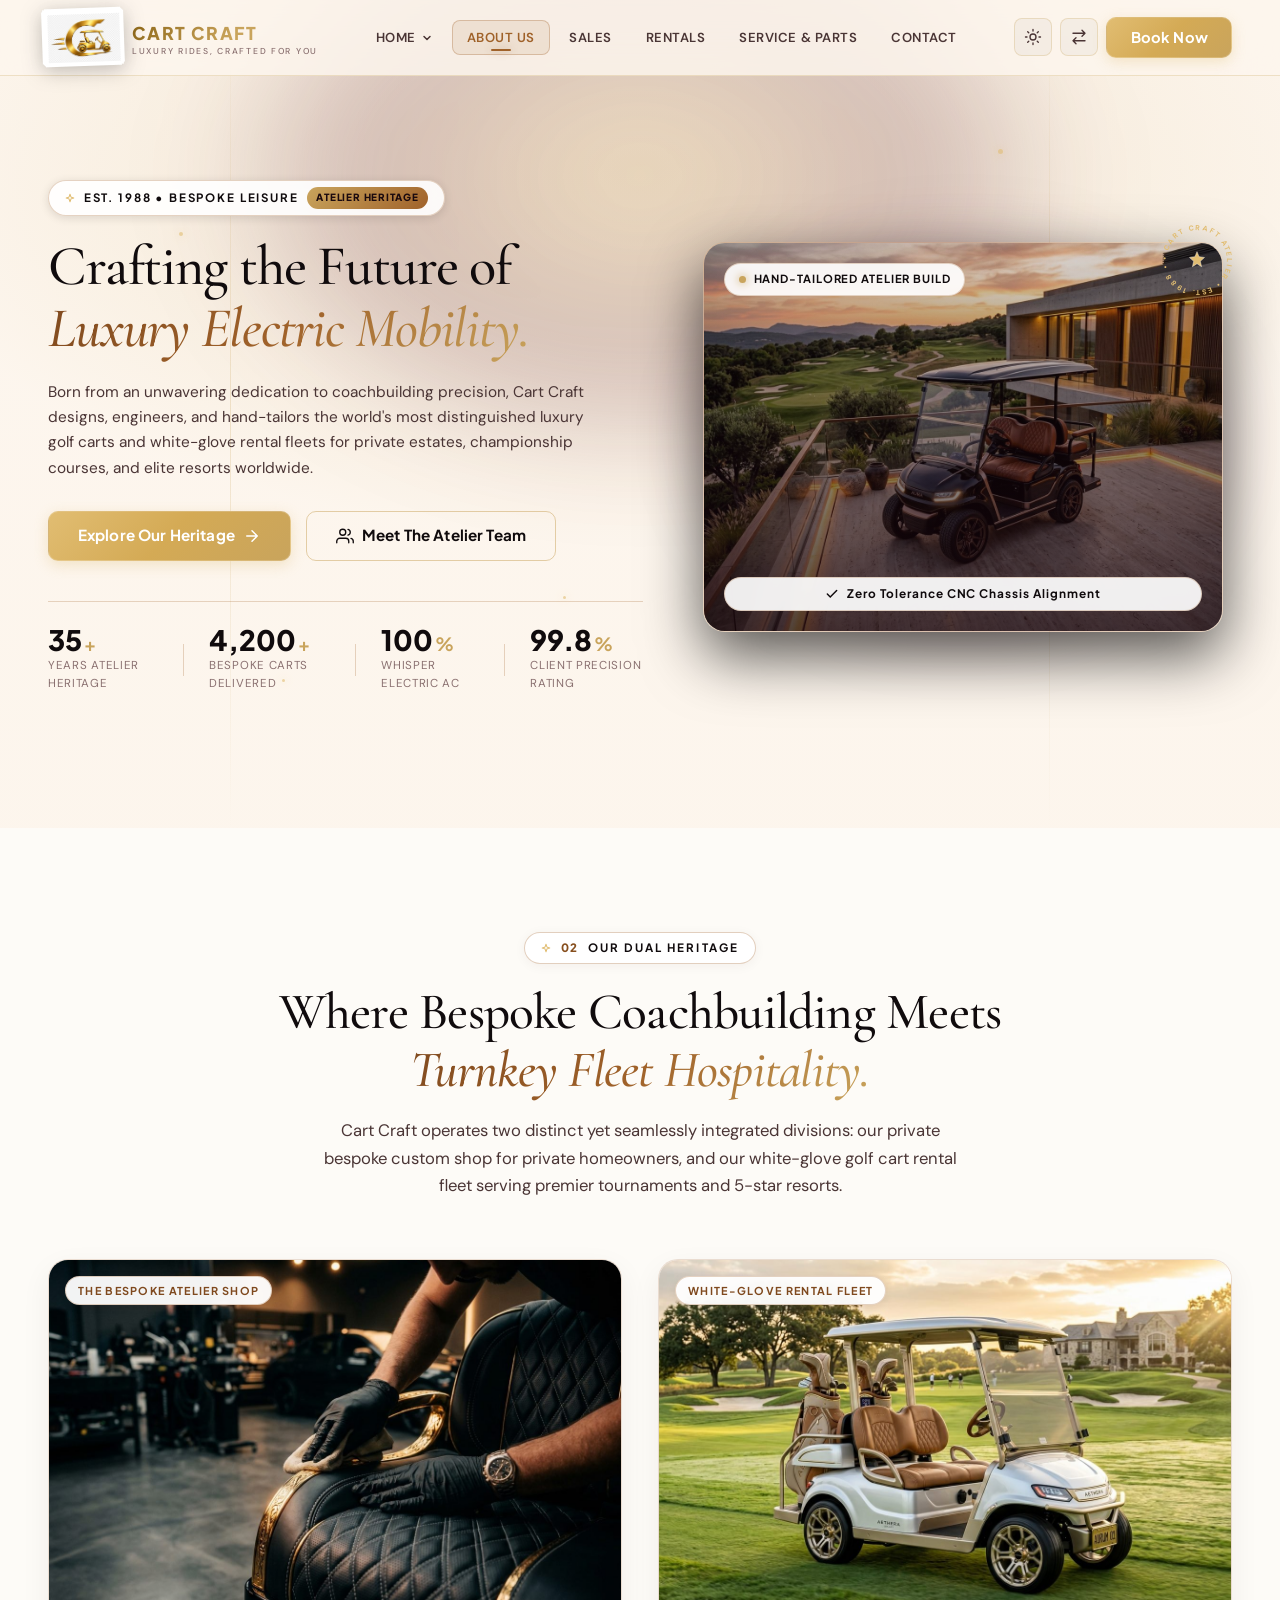
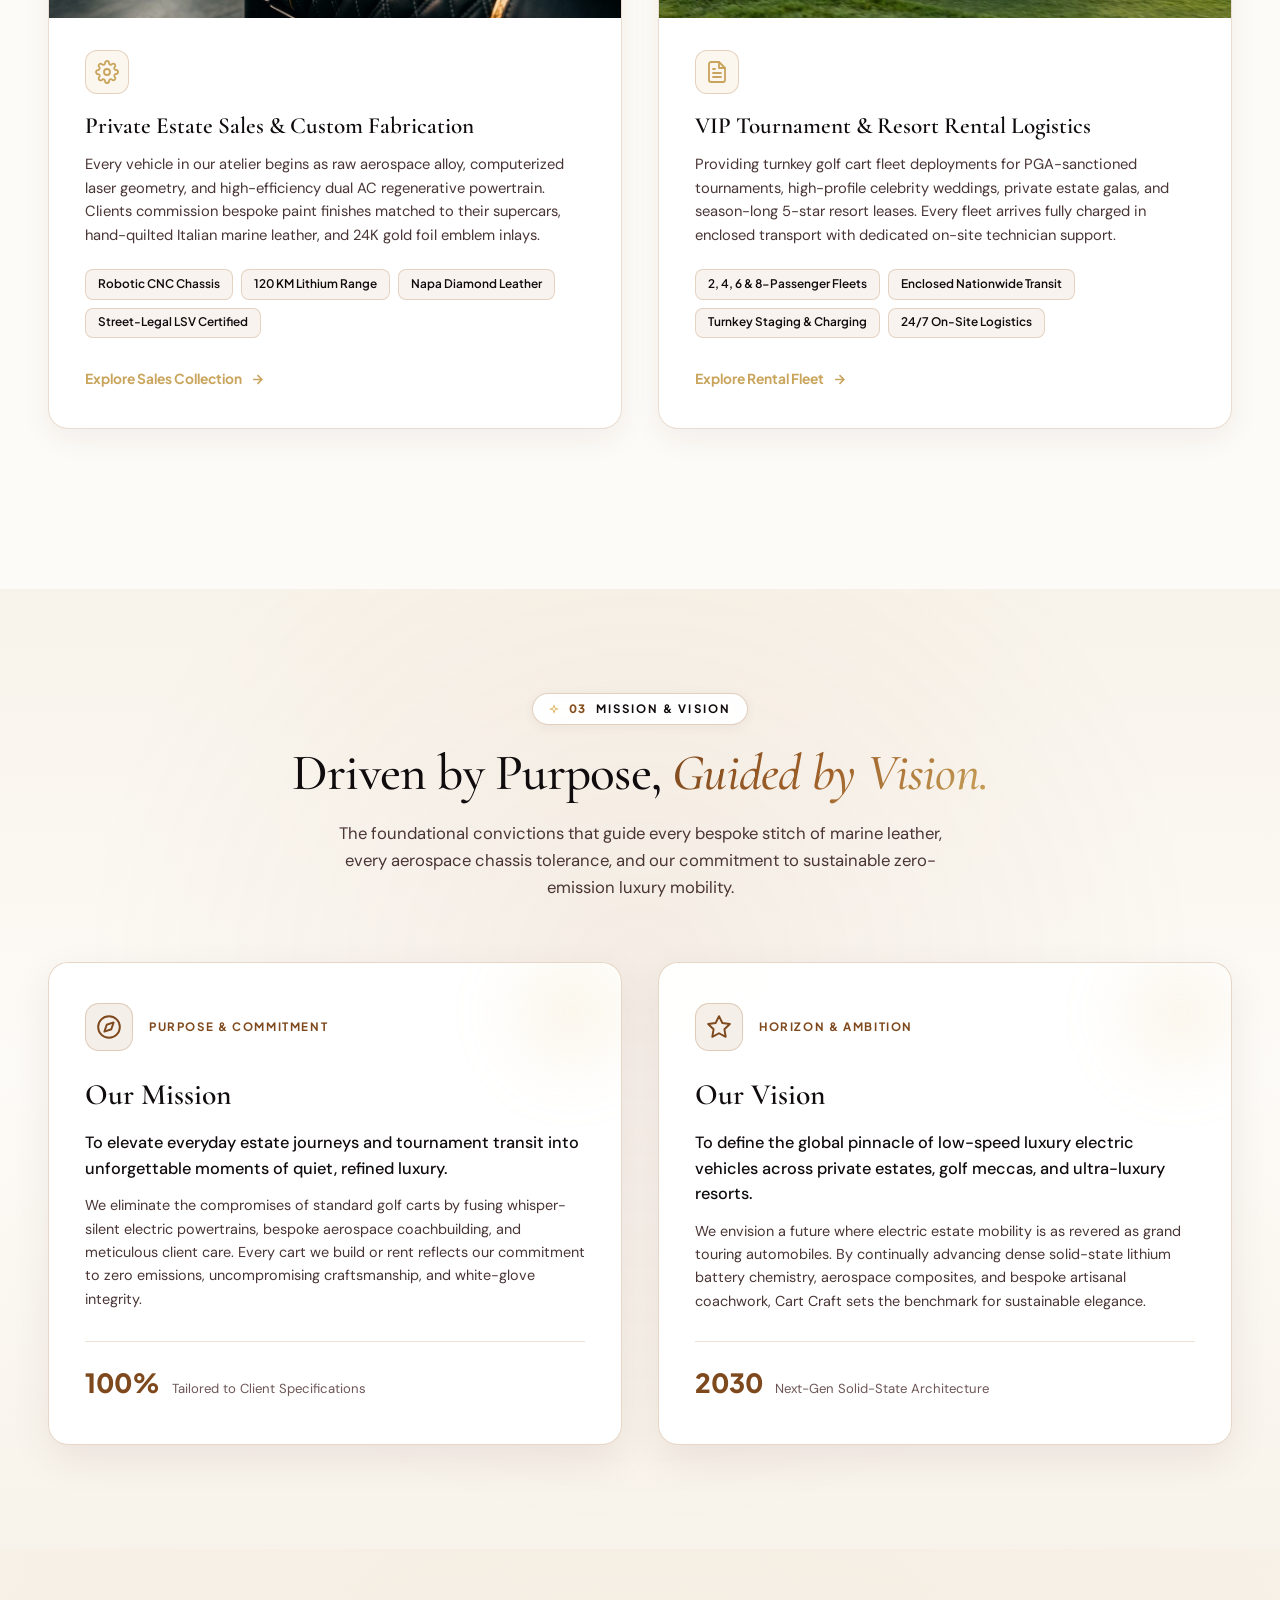
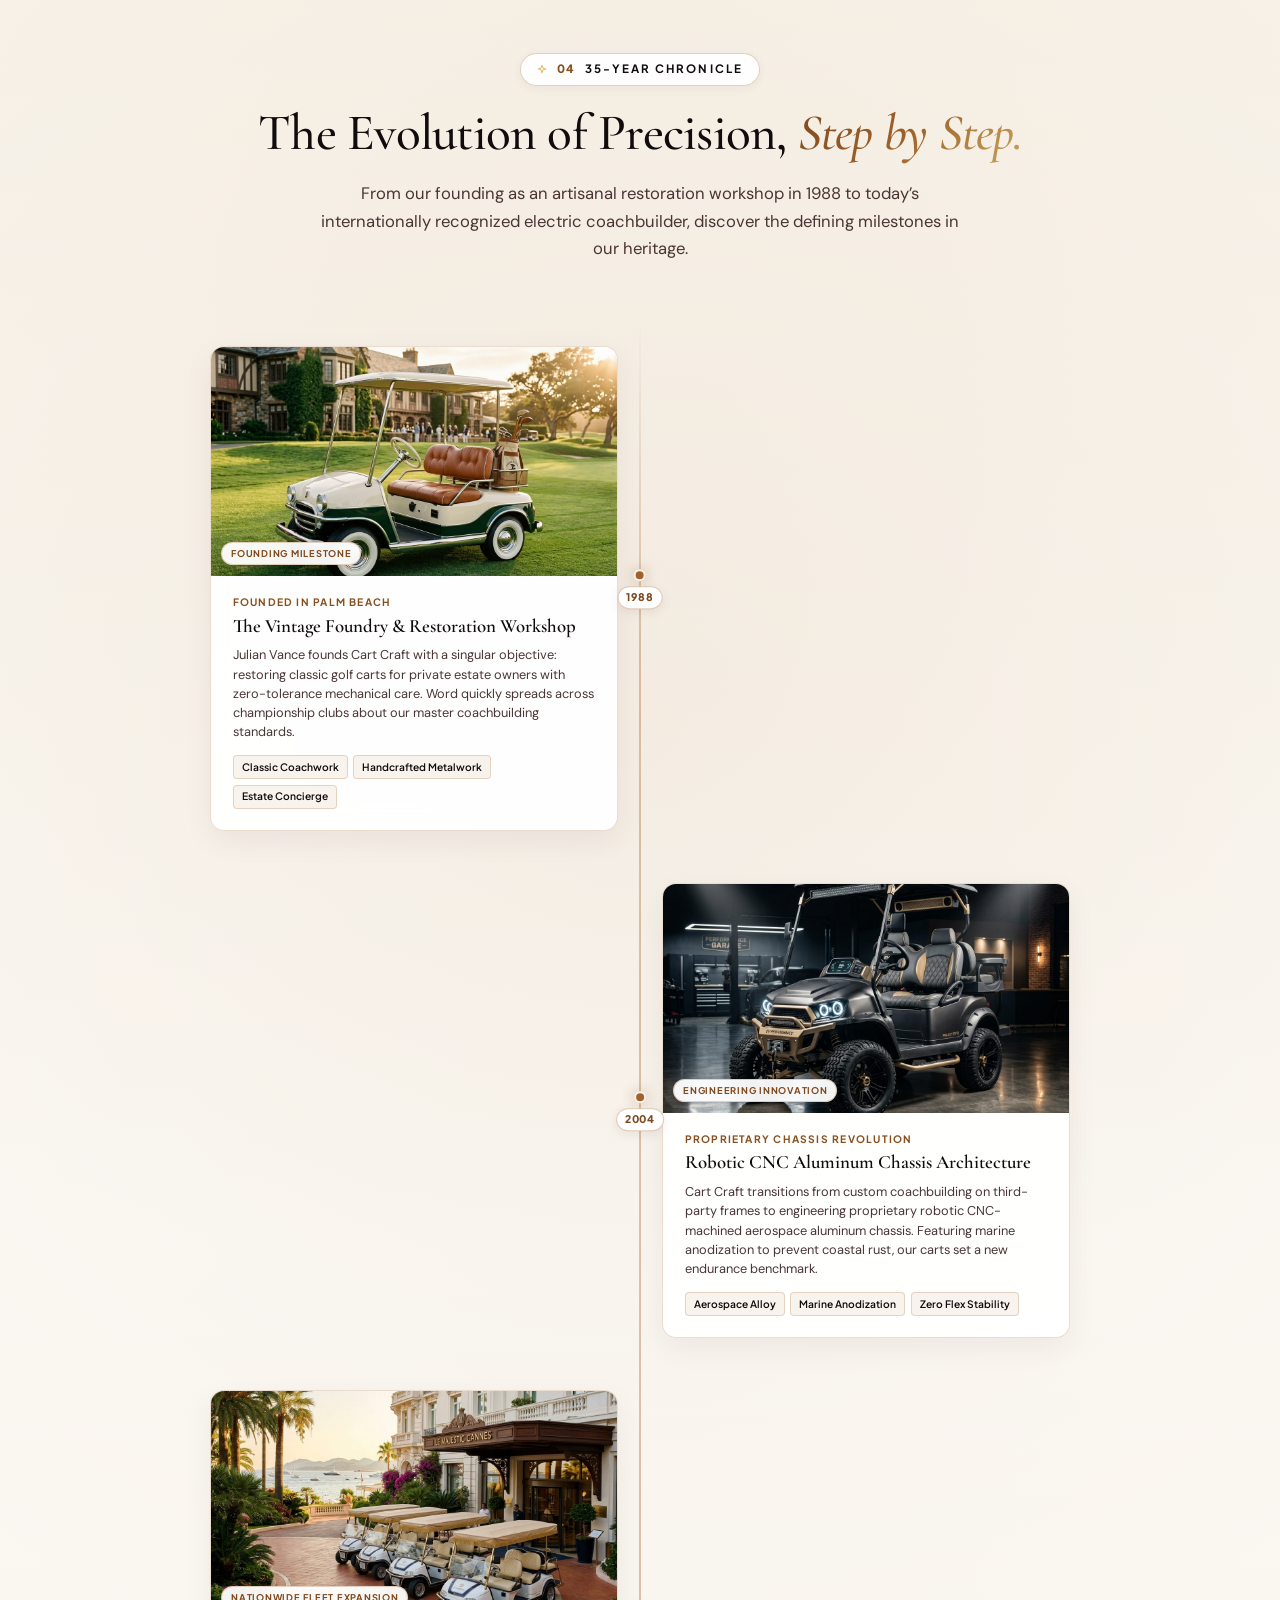
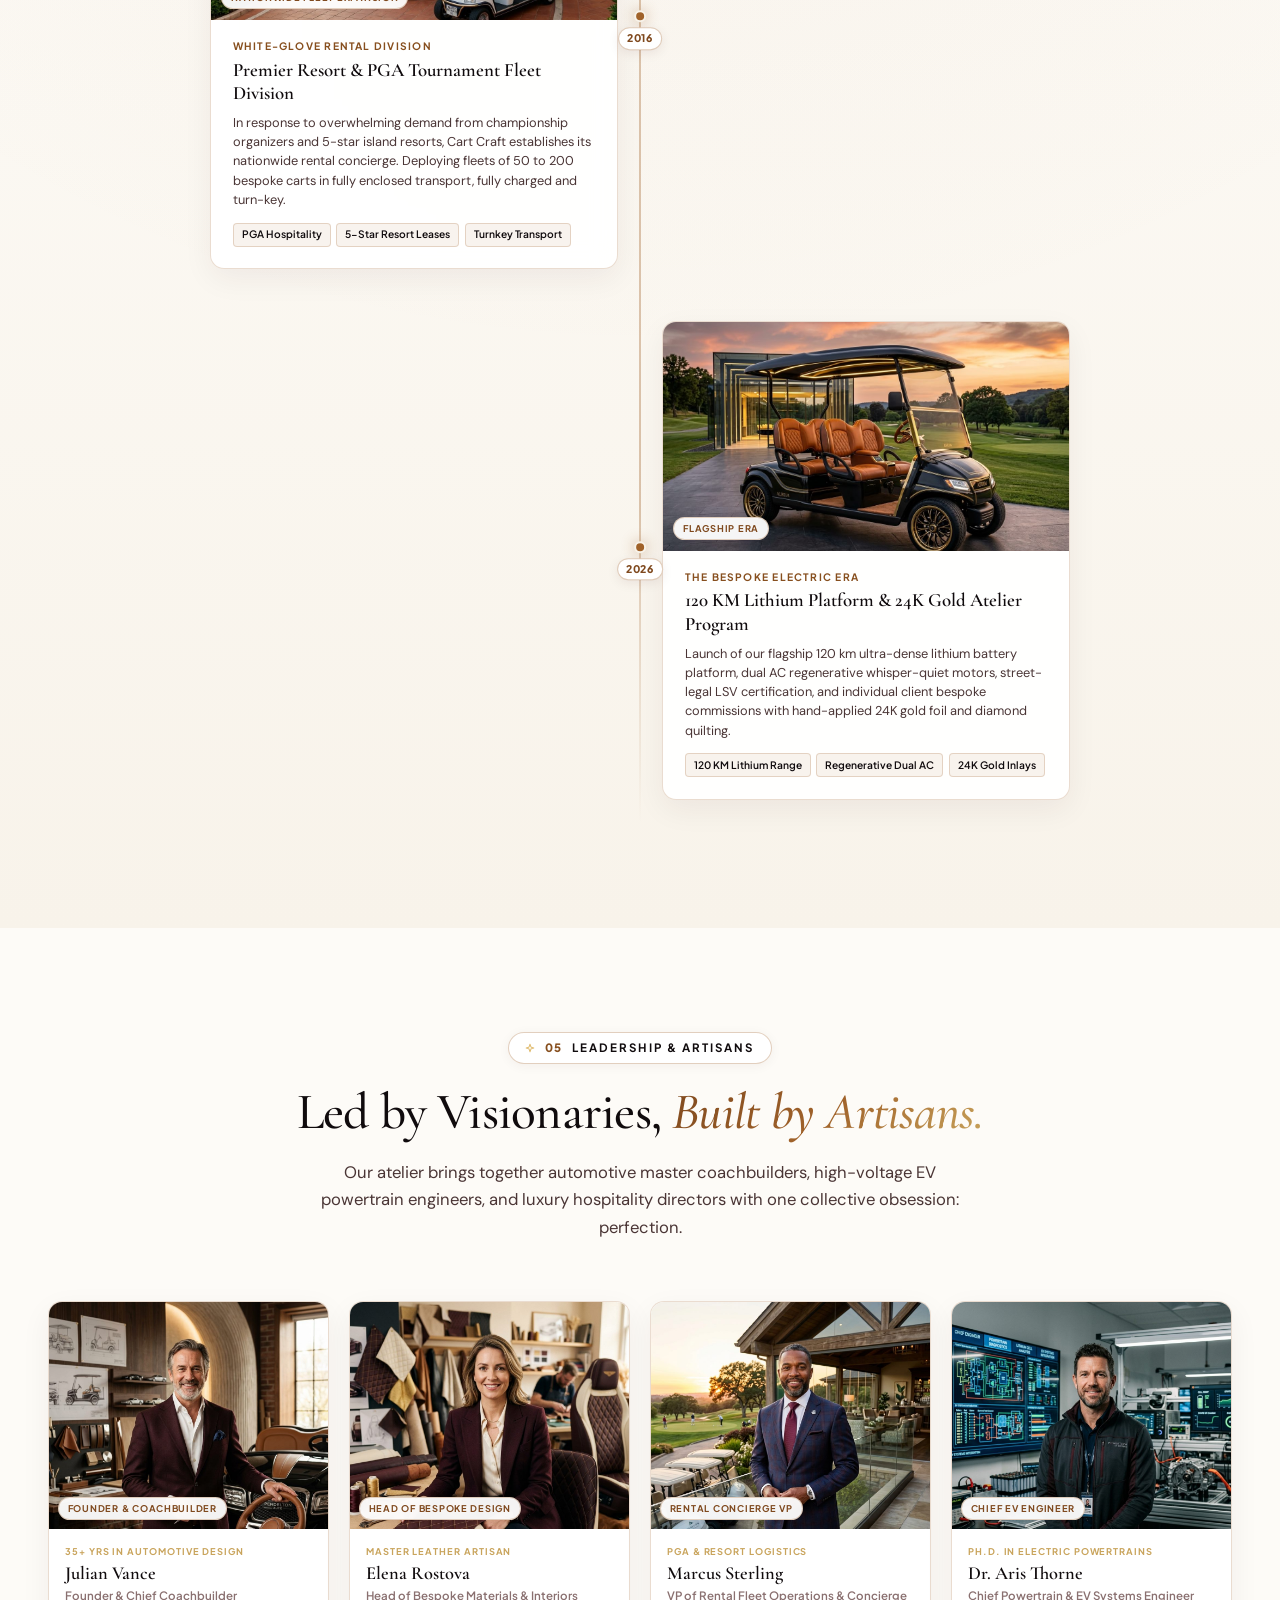
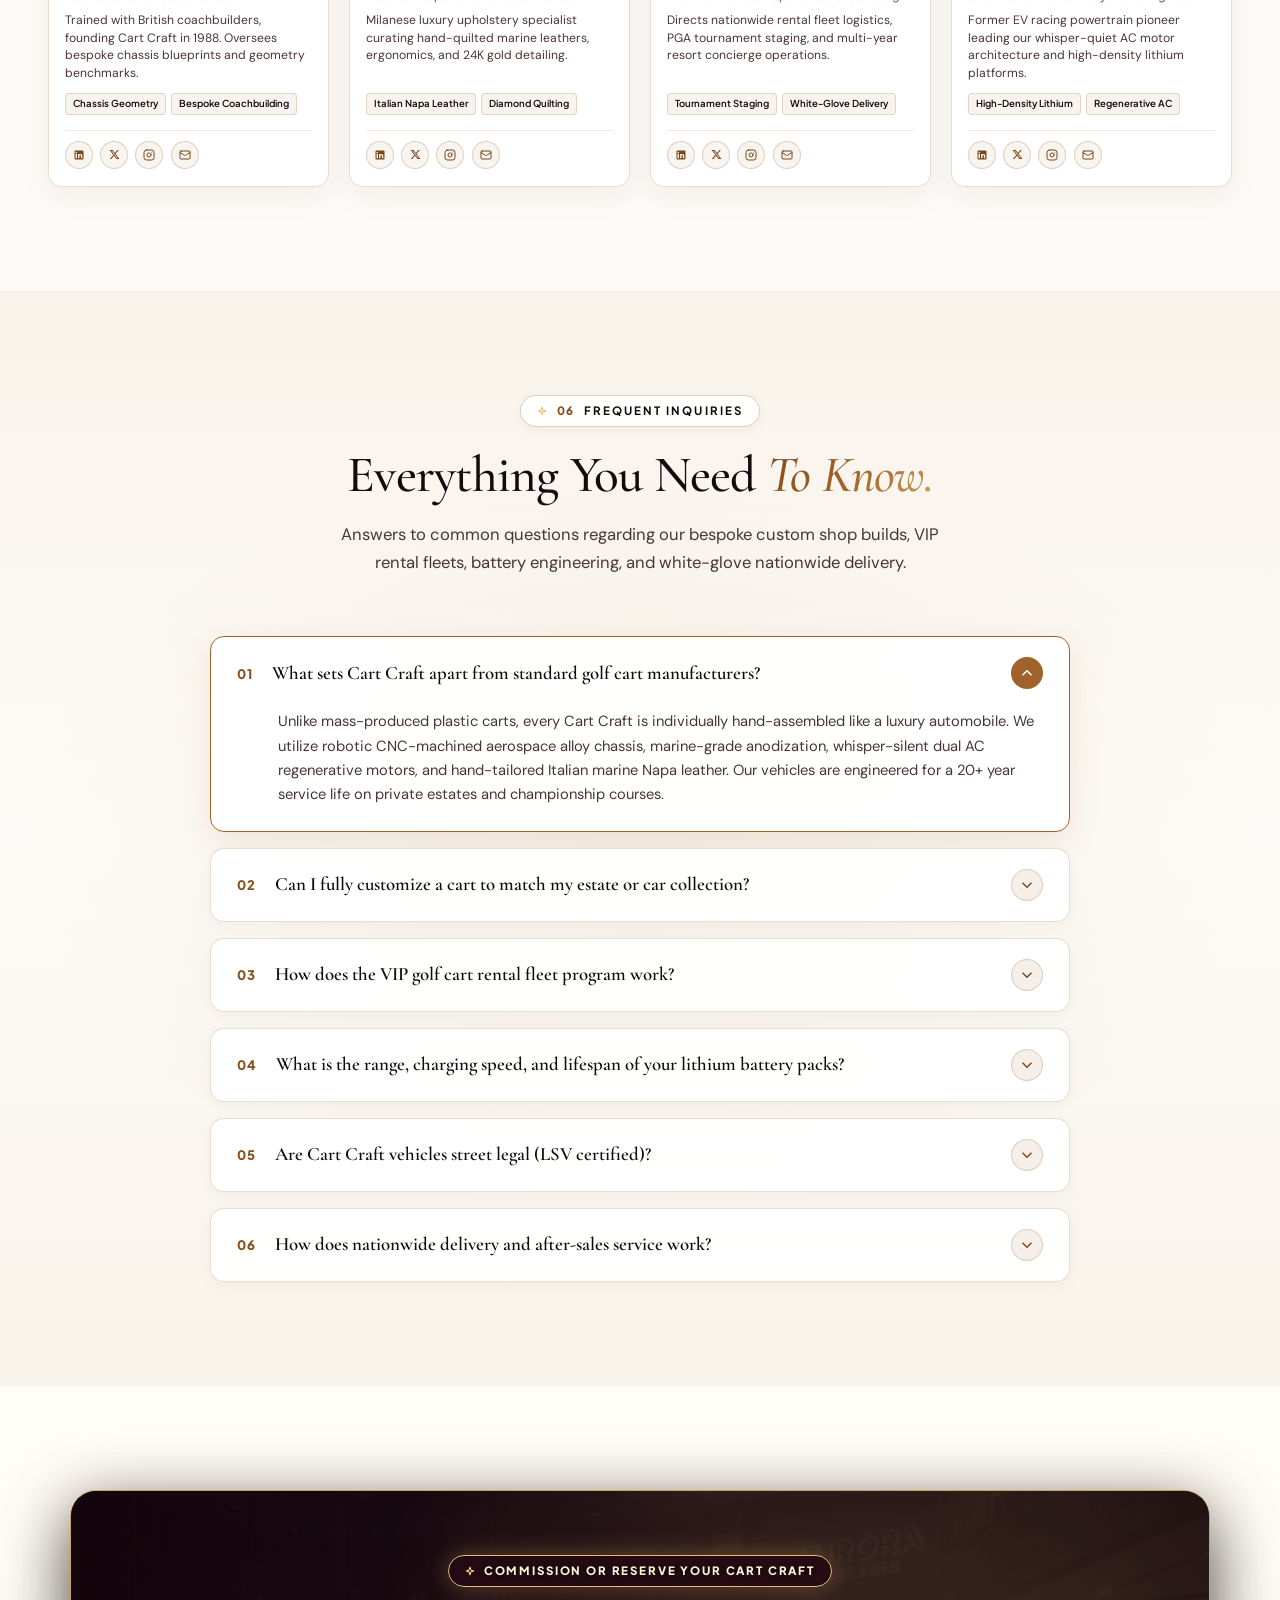
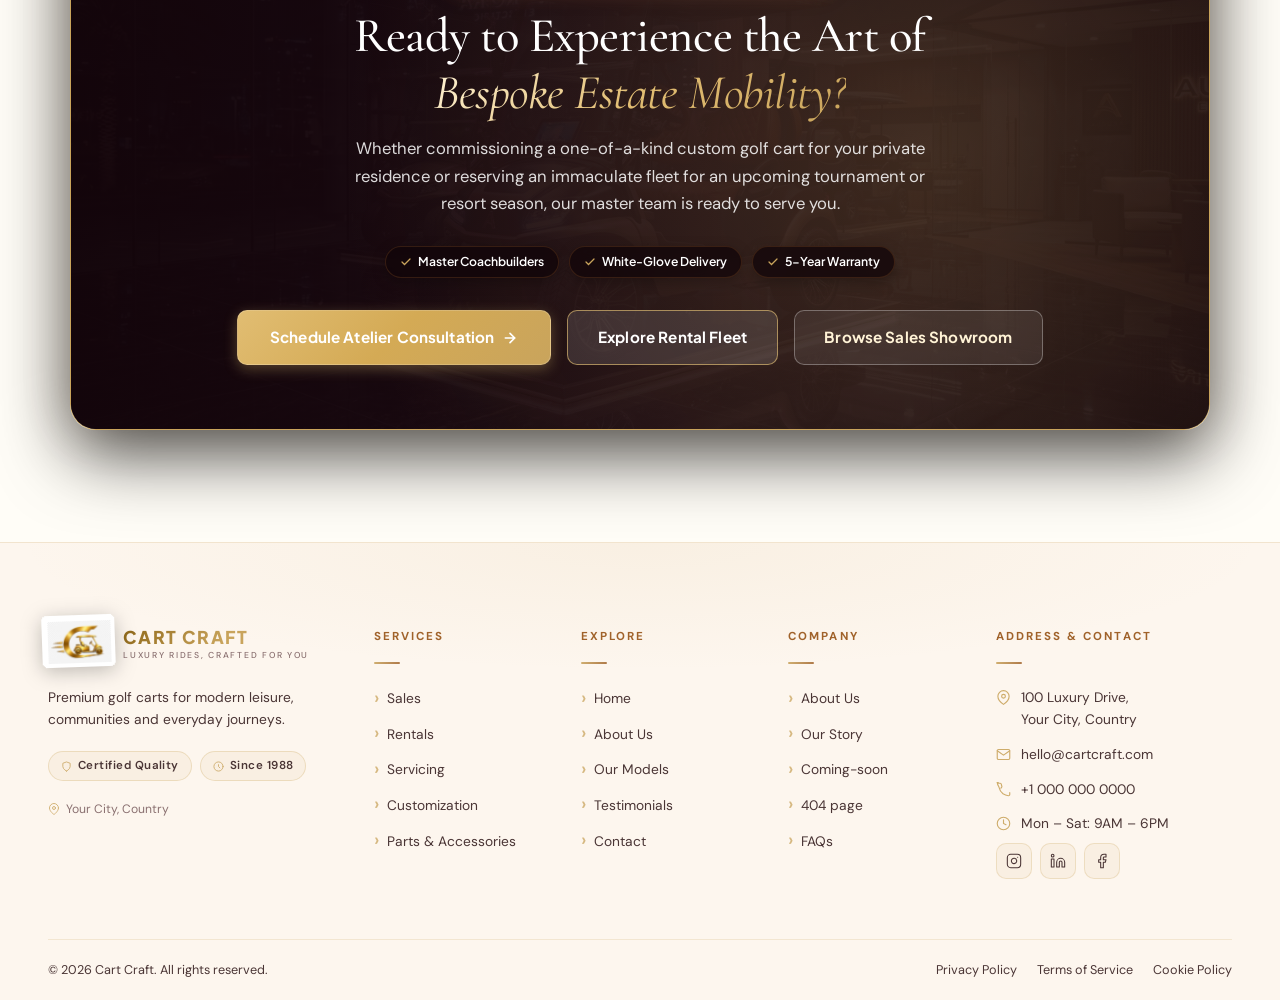
<file: about.html>
<!DOCTYPE html>
<html lang="en" dir="ltr" data-theme="dark">

<head>
  <meta charset="UTF-8" />
  <link rel="icon" type="image/png" sizes="32x32" href="assets/cart-craft-logo.png" />
  <link rel="icon" type="image/png" href="assets/cart-craft-logo.png" />
  <link rel="apple-touch-icon" sizes="180x180" href="assets/cart-craft-logo.png" />
  <meta name="viewport" content="width=device-width, initial-scale=1.0, viewport-fit=cover" />
  <meta name="description"
    content="Cart Craft — About our luxury golf cart atelier, bespoke custom shop, white-glove rental fleets, 35-year heritage, master craftsman team, and mission for zero-emission estate mobility." />
  <meta name="theme-color" content="#181820" />
  <title>About Us — Cart Craft | Luxury Golf Cart Atelier &amp; Rentals</title>
  <link rel="preconnect" href="https://fonts.googleapis.com" />
  <link rel="preconnect" href="https://fonts.gstatic.com" crossorigin />
  <link
    href="https://fonts.googleapis.com/css2?family=DM+Sans:ital,opsz,wght@0,9..40,300;0,9..40,400;0,9..40,500;0,9..40,600;0,9..40,700;1,9..40,300&family=Plus+Jakarta+Sans:wght@300;400;500;600;700&family=Cormorant+Garamond:ital,wght@0,400;0,500;0,600;1,400;1,500&display=swap"
    rel="stylesheet" />
  <link rel="stylesheet" href="index.css" />
  <link rel="stylesheet" href="about.css" />
</head>

<body>

  <!-- ===== HEADER (CONSISTENT WITH HOME 1) ===== -->
  <header class="site-header" id="site-header" role="banner">
    <div class="header-inner container">

      <!-- Brand -->
      <a href="index.html" class="brand" aria-label="Cart Craft Home">
        <img src="assets/cart-craft-logo.png" alt="Cart Craft Logo" class="brand-logo-img" />
        <span class="brand-stack">
          <span class="brand-name">Cart Craft</span>
          <span class="brand-tagline">Luxury Rides, Crafted for You</span>
        </span>
      </a>

      <!-- Desktop Navigation -->
      <nav class="desktop-nav" aria-label="Main navigation">
        <ul class="nav-list" role="list">
          <li class="nav-item nav-dropdown-parent">
            <button class="nav-link nav-dropdown-trigger" aria-expanded="false" aria-haspopup="true"
              id="home-dropdown-btn">
              Home
              <svg class="dropdown-chevron" width="12" height="12" viewBox="0 0 12 12" fill="none" aria-hidden="true">
                <path d="M3 4.5L6 7.5L9 4.5" stroke="currentColor" stroke-width="1.5" stroke-linecap="round"
                  stroke-linejoin="round" />
              </svg>
            </button>
            <div class="dropdown-menu" role="menu" aria-labelledby="home-dropdown-btn">
              <a href="index.html" class="dropdown-item" role="menuitem">Home 1</a>
              <a href="home2.html" class="dropdown-item" role="menuitem">Home 2</a>
            </div>
          </li>
          <li class="nav-item">
            <a href="about.html" class="nav-link nav-link--active" aria-current="page">About Us</a>
          </li>
          <li class="nav-item"><a href="sales.html" class="nav-link">Sales</a></li>
          <li class="nav-item"><a href="rentals.html" class="nav-link">Rentals</a></li>
          <li class="nav-item"><a href="services.html" class="nav-link">Service &amp; Parts</a></li>
          <li class="nav-item"><a href="contact.html" class="nav-link">Contact</a></li>
        </ul>
      </nav>

      <!-- Header Actions -->
      <div class="header-actions">
        <button class="icon-btn theme-toggle" id="theme-toggle" aria-label="Toggle light/dark theme"
          title="Toggle theme">
          <svg class="icon-sun" width="18" height="18" viewBox="0 0 24 24" fill="none" stroke="currentColor"
            stroke-width="1.8" stroke-linecap="round" stroke-linejoin="round" aria-hidden="true">
            <circle cx="12" cy="12" r="4" />
            <path
              d="M12 2v2M12 20v2M4.93 4.93l1.41 1.41M17.66 17.66l1.41 1.41M2 12h2M20 12h2M4.93 19.07l1.41-1.41M17.66 6.34l1.41-1.41" />
          </svg>
          <svg class="icon-moon" width="18" height="18" viewBox="0 0 24 24" fill="none" stroke="currentColor"
            stroke-width="1.8" stroke-linecap="round" stroke-linejoin="round" aria-hidden="true">
            <path d="M21 12.79A9 9 0 1 1 11.21 3 7 7 0 0 0 21 12.79z" />
          </svg>
        </button>
        <button class="icon-btn rtl-toggle" id="rtl-toggle" aria-label="Toggle RTL/LTR direction"
          title="Toggle direction">
          <svg width="18" height="18" viewBox="0 0 24 24" fill="none" stroke="currentColor" stroke-width="1.8"
            stroke-linecap="round" stroke-linejoin="round" aria-hidden="true">
            <path d="M16 3l4 4-4 4M20 7H4" />
            <path d="M8 21l-4-4 4-4M4 17h16" />
          </svg>
        </button>
        <button type="button" class="btn btn-primary btn-sm" id="header-book-btn" data-open-booking-modal="test-drive" aria-haspopup="dialog" aria-controls="cc-booking-modal">Book Now</button>
      </div>

      <!-- Hamburger -->
      <button class="hamburger" id="hamburger" aria-label="Open navigation menu" aria-expanded="false"
        aria-controls="mobile-menu">
        <span class="hamburger-bar"></span>
        <span class="hamburger-bar"></span>
        <span class="hamburger-bar"></span>
      </button>
    </div>
  </header>

  <!-- ===== MOBILE MENU ===== -->
  <div class="mobile-menu" id="mobile-menu" role="dialog" aria-modal="true" aria-label="Navigation menu">
    <div class="mobile-menu-header">
      <a href="index.html" class="brand" aria-label="Cart Craft Home">
        <img src="assets/cart-craft-logo.png" alt="Cart Craft Logo" class="brand-logo-img" />
        <span class="brand-stack">
          <span class="brand-name">Cart Craft</span>
          <span class="brand-tagline">Luxury Rides, Crafted for You</span>
        </span>
      </a>
      <button class="mobile-menu-close" id="mobile-menu-close" aria-label="Close navigation menu">
        <svg width="22" height="22" viewBox="0 0 24 24" fill="none" stroke="currentColor" stroke-width="1.8"
          stroke-linecap="round" aria-hidden="true">
          <path d="M18 6L6 18M6 6l12 12" />
        </svg>
      </button>
    </div>
    <nav class="mobile-nav" aria-label="Mobile navigation">
      <ul class="mobile-nav-list" role="list">
        <li><a href="index.html" class="mobile-nav-link">Home 1</a></li>
        <li><a href="home2.html" class="mobile-nav-link">Home 2</a></li>
        <li><a href="about.html" class="mobile-nav-link mobile-nav-link--active">About Us</a></li>
        <li><a href="sales.html" class="mobile-nav-link">Sales</a></li>
        <li><a href="rentals.html" class="mobile-nav-link">Rentals</a></li>
        <li><a href="services.html" class="mobile-nav-link">Service &amp; Parts</a></li>
        <li><a href="contact.html" class="mobile-nav-link">Contact</a></li>
      </ul>
    </nav>
    <div class="mobile-menu-footer">
      <button type="button" class="btn btn-primary mobile-book-btn" data-open-booking-modal="test-drive" aria-haspopup="dialog" aria-controls="cc-booking-modal">Book Now</button>
    </div>
  </div>
  <div class="mobile-overlay" id="mobile-overlay"></div>

  <!-- ===== MAIN CONTENT ===== -->
  <main id="about-main">

    <!-- ============================================================
         SECTION 1: PREMIUM HERO BANNER
         ============================================================ -->
    <section class="abt-hero" id="about-hero" aria-labelledby="about-hero-heading">
      <!-- Luxury Atmospheric Backdrop & Lighting -->
      <div class="abt-hero-bg-stage" aria-hidden="true">
        <div class="abt-hero-spotlight"></div>
        <div class="abt-hero-radial"></div>
        <div class="abt-hero-beam abt-hero-beam--1"></div>
        <div class="abt-hero-beam abt-hero-beam--2"></div>
        <div class="abt-hero-particles">
          <span class="particle" style="--p-x: 14%; --p-y: 28%; --p-d: 4.2s; --p-s: 4px;"></span>
          <span class="particle" style="--p-x: 78%; --p-y: 18%; --p-d: 5.1s; --p-s: 5px;"></span>
          <span class="particle" style="--p-x: 44%; --p-y: 72%; --p-d: 3.9s; --p-s: 3px;"></span>
          <span class="particle" style="--p-x: 85%; --p-y: 65%; --p-d: 4.8s; --p-s: 4px;"></span>
          <span class="particle" style="--p-x: 22%; --p-y: 82%; --p-d: 5.5s; --p-s: 3px;"></span>
        </div>
      </div>

      <div class="container abt-hero-inner">
        <!-- Left Hero Content -->
        <div class="abt-hero-content">
          <!-- Eyebrow Badge -->
          <div class="abt-eyebrow-wrap">
            <span class="abt-eyebrow-pill">
              <span class="abt-eyebrow-sparkle" aria-hidden="true"><svg width="10" height="10" viewBox="0 0 24 24" fill="none" stroke="currentColor" stroke-width="2.5" stroke-linecap="round" stroke-linejoin="round"><path d="m12 3-1.912 5.813a2 2 0 0 1-1.275 1.275L3 12l5.813 1.912a2 2 0 0 1 1.275 1.275L12 21l1.912-5.813a2 2 0 0 1 1.275-1.275L21 12l-5.813-1.912a2 2 0 0 1-1.275-1.275L12 3Z"/></svg></span>
              <span class="abt-eyebrow-text">EST. 1988 &bull; BESPOKE LEISURE</span>
              <span class="abt-eyebrow-badge">ATELIER HERITAGE</span>
            </span>
          </div>

          <!-- Main Heading -->
          <h1 class="abt-hero-heading" id="about-hero-heading">
            Crafting the Future of<br />
            <span class="abt-heading-accent">Luxury Electric Mobility.</span>
          </h1>

          <!-- Hero Subtitle -->
          <p class="abt-hero-desc">
            Born from an unwavering dedication to coachbuilding precision, Cart Craft designs, engineers, and hand-tailors
            the world's most distinguished luxury golf carts and white-glove rental fleets for private estates,
            championship courses, and elite resorts worldwide.
          </p>

          <!-- Action CTAs -->
          <div class="abt-hero-ctas">
            <a href="#about-story" class="btn btn-primary btn-lg" id="abt-hero-story-btn">
              <span>Explore Our Heritage</span>
              <svg width="18" height="18" viewBox="0 0 24 24" fill="none" stroke="currentColor" stroke-width="2"
                stroke-linecap="round" stroke-linejoin="round" aria-hidden="true">
                <path d="M5 12h14M12 5l7 7-7 7" />
              </svg>
            </a>
            <a href="#about-team" class="btn btn-ghost btn-lg" id="abt-hero-team-btn">
              <svg width="18" height="18" viewBox="0 0 24 24" fill="none" stroke="currentColor" stroke-width="1.8"
                stroke-linecap="round" stroke-linejoin="round" aria-hidden="true">
                <path d="M17 21v-2a4 4 0 0 0-4-4H5a4 4 0 0 0-4 4v2" />
                <circle cx="9" cy="7" r="4" />
                <path d="M23 21v-2a4 4 0 0 0-3-3.87" />
                <path d="M16 3.13a4 4 0 0 1 0 7.75" />
              </svg>
              <span>Meet The Atelier Team</span>
            </a>
          </div>

          <!-- Telemetry Trust Metrics Strip -->
          <div class="abt-hero-telemetry" aria-label="Atelier key statistics">
            <div class="abt-telemetry-item">
              <span class="abt-telemetry-val">35<small>+</small></span>
              <span class="abt-telemetry-lbl">Years Atelier Heritage</span>
            </div>
            <div class="abt-telemetry-sep" aria-hidden="true"></div>
            <div class="abt-telemetry-item">
              <span class="abt-telemetry-val">4,200<small>+</small></span>
              <span class="abt-telemetry-lbl">Bespoke Carts Delivered</span>
            </div>
            <div class="abt-telemetry-sep" aria-hidden="true"></div>
            <div class="abt-telemetry-item">
              <span class="abt-telemetry-val">100<small>%</small></span>
              <span class="abt-telemetry-lbl">Whisper Electric AC</span>
            </div>
            <div class="abt-telemetry-sep" aria-hidden="true"></div>
            <div class="abt-telemetry-item">
              <span class="abt-telemetry-val">99.8<small>%</small></span>
              <span class="abt-telemetry-lbl">Client Precision Rating</span>
            </div>
          </div>
        </div>

        <!-- Right Visual Showcase -->
        <div class="abt-hero-visual">
          <div class="abt-hero-card-stack">
            <!-- Ambient Stage Glow Behind Image -->
            <div class="abt-hero-glow" aria-hidden="true"></div>

            <!-- Rotating Seal Badge -->
            <div class="abt-seal-badge" aria-hidden="true">
              <svg class="abt-seal-svg" viewBox="0 0 100 100">
                <path id="abt-seal-path" d="M 50, 50 m -36, 0 a 36,36 0 1,1 72,0 a 36,36 0 1,1 -72,0" fill="none" />
                <text font-size="8.6" fill="#E1BD72" font-weight="700" letter-spacing="2.2">
                  <textPath href="#abt-seal-path" startOffset="0%">
                    • CART CRAFT ATELIER • EST. 1988 •
                  </textPath>
                </text>
              </svg>
              <div class="abt-seal-icon">
                <svg width="20" height="20" viewBox="0 0 24 24" fill="none">
                  <path d="M12 2L14.5 8L21 9L16 13.5L17.5 20L12 16.5L6.5 20L8 13.5L3 9L9.5 8L12 2Z" fill="#E1BD72"
                    stroke="#FFFDF7" stroke-width="0.5" />
                </svg>
              </div>
            </div>

            <!-- Main Feature Frame -->
            <div class="abt-hero-frame">
              <img src="assets/philosophy-luxury-cart.jpg"
                alt="Cart Craft flagship bespoke electric golf cart with 24K gold accents and hand-quilted leather in atelier showroom"
                class="abt-hero-img" loading="eager" />
              <div class="abt-hero-overlay"></div>
              
              <!-- Floating Pill Overlays -->
              <div class="abt-hero-tag abt-hero-tag--top">
                <span class="abt-tag-dot"></span>
                <span>HAND-TAILORED ATELIER BUILD</span>
              </div>
              <div class="abt-hero-tag abt-hero-tag--bottom">
                <svg width="14" height="14" viewBox="0 0 24 24" fill="none" stroke="currentColor" stroke-width="2.5" stroke-linecap="round">
                  <polyline points="20 6 9 17 4 12"/>
                </svg>
                <span>Zero Tolerance CNC Chassis Alignment</span>
              </div>
            </div>
          </div>
        </div>
      </div>
    </section>


    <!-- ============================================================
         SECTION 2: ABOUT GOLF CART SHOP & RENTALS + MISSION & VISION
         ============================================================ -->
    <section class="abt-section abt-overview" id="about-story" aria-labelledby="about-story-heading">
      <div class="container">
        
        <!-- Section Header -->
        <div class="abt-section-header">
          <div class="abt-header-eyebrow">
            <span class="abt-eyebrow-sparkle" aria-hidden="true"><svg width="10" height="10" viewBox="0 0 24 24" fill="none" stroke="currentColor" stroke-width="2.5" stroke-linecap="round" stroke-linejoin="round"><path d="m12 3-1.912 5.813a2 2 0 0 1-1.275 1.275L3 12l5.813 1.912a2 2 0 0 1 1.275 1.275L12 21l1.912-5.813a2 2 0 0 1 1.275-1.275L21 12l-5.813-1.912a2 2 0 0 1-1.275-1.275L12 3Z"/></svg></span>
            <span class="abt-eyebrow-num">02</span>
            <span class="abt-eyebrow-title">OUR DUAL HERITAGE</span>
          </div>
          <h2 class="abt-section-heading" id="about-story-heading">
            Where Bespoke Coachbuilding Meets<br />
            <span class="abt-heading-accent">Turnkey Fleet Hospitality.</span>
          </h2>
          <p class="abt-section-sub">
            Cart Craft operates two distinct yet seamlessly integrated divisions: our private bespoke custom shop
            for private homeowners, and our white-glove golf cart rental fleet serving premier tournaments and 5-star resorts.
          </p>
        </div>

        <!-- Dual Division Cards -->
        <div class="abt-divisions-grid">
          
          <!-- Division 1: The Custom Shop -->
          <article class="abt-division-card abt-card--shop">
            <div class="abt-division-img-frame">
              <img src="assets/craft-inspection.jpg"
                alt="Master technician inspecting precision electric golf cart chassis with laser geometry"
                class="abt-division-img" loading="lazy" />
              <span class="abt-division-badge">THE BESPOKE ATELIER SHOP</span>
            </div>
            <div class="abt-division-body">
              <div class="abt-division-icon" aria-hidden="true">
                <svg width="24" height="24" viewBox="0 0 24 24" fill="none" stroke="currentColor" stroke-width="1.8" stroke-linecap="round" stroke-linejoin="round">
                  <circle cx="12" cy="12" r="3"/>
                  <path d="M19.4 15a1.65 1.65 0 0 0 .33 1.82l.06.06a2 2 0 0 1 0 2.83 2 2 0 0 1-2.83 0l-.06-.06a1.65 1.65 0 0 0-1.82-.33 1.65 1.65 0 0 0-1 1.51V21a2 2 0 0 1-2 2 2 2 0 0 1-2-2v-.09A1.65 1.65 0 0 0 9 19.4a1.65 1.65 0 0 0-1.82.33l-.06.06a2 2 0 0 1-2.83 0 2 2 0 0 1 0-2.83l.06-.06a1.65 1.65 0 0 0 .33-1.82 1.65 1.65 0 0 0-1.51-1H3a2 2 0 0 1-2-2 2 2 0 0 1 2-2h.09A1.65 1.65 0 0 0 4.6 9a1.65 1.65 0 0 0-.33-1.82l-.06-.06a2 2 0 0 1 0-2.83 2 2 0 0 1 2.83 0l.06.06a1.65 1.65 0 0 0 1.82.33H9a1.65 1.65 0 0 0 1-1.51V3a2 2 0 0 1 2-2 2 2 0 0 1 2 2v.09a1.65 1.65 0 0 0 1 1.51 1.65 1.65 0 0 0 1.82-.33l.06-.06a2 2 0 0 1 2.83 0 2 2 0 0 1 0 2.83l-.06.06a1.65 1.65 0 0 0-.33 1.82V9a1.65 1.65 0 0 0 1.51 1H21a2 2 0 0 1 2 2 2 2 0 0 1-2 2h-.09a1.65 1.65 0 0 0-1.51 1z"/>
                </svg>
              </div>
              <h3 class="abt-division-title">Private Estate Sales &amp; Custom Fabrication</h3>
              <p class="abt-division-text">
                Every vehicle in our atelier begins as raw aerospace alloy, computerized laser geometry, and high-efficiency dual AC regenerative powertrain.
                Clients commission bespoke paint finishes matched to their supercars, hand-quilted Italian marine leather, and 24K gold foil emblem inlays.
              </p>
              <ul class="abt-feature-pills" role="list">
                <li><span>Robotic CNC Chassis</span></li>
                <li><span>120 KM Lithium Range</span></li>
                <li><span>Napa Diamond Leather</span></li>
                <li><span>Street-Legal LSV Certified</span></li>
              </ul>
              <div class="abt-division-action">
                <a href="sales.html" class="abt-link-cta">
                  <span>Explore Sales Collection</span>
                  <svg width="15" height="15" viewBox="0 0 24 24" fill="none" stroke="currentColor" stroke-width="2.5"><path d="M5 12h14M12 5l7 7-7 7"/></svg>
                </a>
              </div>
            </div>
          </article>

          <!-- Division 2: The VIP Rental Fleet -->
          <article class="abt-division-card abt-card--rentals">
            <div class="abt-division-img-frame">
              <img src="assets/rental-fleet-2seater.jpg"
                alt="Pristine fleet of luxury Cart Craft golf carts ready for tournament and resort staging"
                class="abt-division-img" loading="lazy" />
              <span class="abt-division-badge">WHITE-GLOVE RENTAL FLEET</span>
            </div>
            <div class="abt-division-body">
              <div class="abt-division-icon" aria-hidden="true">
                <svg width="24" height="24" viewBox="0 0 24 24" fill="none" stroke="currentColor" stroke-width="1.8" stroke-linecap="round" stroke-linejoin="round">
                  <path d="M14 2H6a2 2 0 0 0-2 2v16a2 2 0 0 0 2 2h12a2 2 0 0 0 2-2V8z"/>
                  <polyline points="14 2 14 8 20 8"/>
                  <line x1="16" y1="13" x2="8" y2="13"/>
                  <line x1="16" y1="17" x2="8" y2="17"/>
                  <polyline points="10 9 9 9 8 9"/>
                </svg>
              </div>
              <h3 class="abt-division-title">VIP Tournament &amp; Resort Rental Logistics</h3>
              <p class="abt-division-text">
                Providing turnkey golf cart fleet deployments for PGA-sanctioned tournaments, high-profile celebrity weddings, private estate galas,
                and season-long 5-star resort leases. Every fleet arrives fully charged in enclosed transport with dedicated on-site technician support.
              </p>
              <ul class="abt-feature-pills" role="list">
                <li><span>2, 4, 6 &amp; 8-Passenger Fleets</span></li>
                <li><span>Enclosed Nationwide Transit</span></li>
                <li><span>Turnkey Staging &amp; Charging</span></li>
                <li><span>24/7 On-Site Logistics</span></li>
              </ul>
              <div class="abt-division-action">
                <a href="rentals.html" class="abt-link-cta">
                  <span>Explore Rental Fleet</span>
                  <svg width="15" height="15" viewBox="0 0 24 24" fill="none" stroke="currentColor" stroke-width="2.5"><path d="M5 12h14M12 5l7 7-7 7"/></svg>
                </a>
              </div>
            </div>
          </article>
        </div>

      </div>
    </section>


    <!-- ============================================================
         SECTION 3: MISSION & VISION (GUIDING PHILOSOPHY)
         ============================================================ -->
    <section class="abt-section abt-mission-vision-section" id="about-mission-vision" aria-labelledby="about-mission-heading">
      <div class="container">
        
        <!-- Section Header -->
        <div class="abt-section-header">
          <div class="abt-header-eyebrow">
            <span class="abt-eyebrow-sparkle" aria-hidden="true"><svg width="10" height="10" viewBox="0 0 24 24" fill="none" stroke="currentColor" stroke-width="2.5" stroke-linecap="round" stroke-linejoin="round"><path d="m12 3-1.912 5.813a2 2 0 0 1-1.275 1.275L3 12l5.813 1.912a2 2 0 0 1 1.275 1.275L12 21l1.912-5.813a2 2 0 0 1 1.275-1.275L21 12l-5.813-1.912a2 2 0 0 1-1.275-1.275L12 3Z"/></svg></span>
            <span class="abt-eyebrow-num">03</span>
            <span class="abt-eyebrow-title">MISSION &amp; VISION</span>
          </div>
          <h2 class="abt-section-heading" id="about-mission-heading">
            Driven by Purpose, <span class="abt-heading-accent">Guided by Vision.</span>
          </h2>
          <p class="abt-section-sub">
            The foundational convictions that guide every bespoke stitch of marine leather, every aerospace chassis tolerance,
            and our commitment to sustainable zero-emission luxury mobility.
          </p>
        </div>

        <!-- Twin Pillar Cards: Mission & Vision -->
        <div class="abt-pillars-grid">
          
          <!-- Pillar 1: Mission -->
          <div class="abt-pillar-card abt-pillar--mission">
            <div class="abt-pillar-glow" aria-hidden="true"></div>
            <div class="abt-pillar-header">
              <div class="abt-pillar-icon-box">
                <svg width="26" height="26" viewBox="0 0 24 24" fill="none" stroke="currentColor" stroke-width="1.8" stroke-linecap="round" stroke-linejoin="round">
                  <circle cx="12" cy="12" r="10"/>
                  <polygon points="16.24 7.76 14.12 14.12 7.76 16.24 9.88 9.88 16.24 7.76"/>
                </svg>
              </div>
              <span class="abt-pillar-tag">PURPOSE &amp; COMMITMENT</span>
            </div>
            <h3 class="abt-pillar-title">Our Mission</h3>
            <p class="abt-pillar-lead">
              To elevate everyday estate journeys and tournament transit into unforgettable moments of quiet, refined luxury.
            </p>
            <p class="abt-pillar-desc">
              We eliminate the compromises of standard golf carts by fusing whisper-silent electric powertrains, bespoke aerospace coachbuilding,
              and meticulous client care. Every cart we build or rent reflects our commitment to zero emissions, uncompromising craftsmanship,
              and white-glove integrity.
            </p>
            <div class="abt-pillar-metric">
              <span class="abt-pillar-metric-num">100%</span>
              <span class="abt-pillar-metric-lbl">Tailored to Client Specifications</span>
            </div>
          </div>

          <!-- Pillar 2: Vision -->
          <div class="abt-pillar-card abt-pillar--vision">
            <div class="abt-pillar-glow" aria-hidden="true"></div>
            <div class="abt-pillar-header">
              <div class="abt-pillar-icon-box">
                <svg width="26" height="26" viewBox="0 0 24 24" fill="none" stroke="currentColor" stroke-width="1.8" stroke-linecap="round" stroke-linejoin="round">
                  <polygon points="12 2 15.09 8.26 22 9.27 17 14.14 18.18 21.02 12 17.77 5.82 21.02 7 14.14 2 9.27 8.91 8.26 12 2"/>
                </svg>
              </div>
              <span class="abt-pillar-tag">HORIZON &amp; AMBITION</span>
            </div>
            <h3 class="abt-pillar-title">Our Vision</h3>
            <p class="abt-pillar-lead">
              To define the global pinnacle of low-speed luxury electric vehicles across private estates, golf meccas, and ultra-luxury resorts.
            </p>
            <p class="abt-pillar-desc">
              We envision a future where electric estate mobility is as revered as grand touring automobiles. By continually advancing
              dense solid-state lithium battery chemistry, aerospace composites, and bespoke artisanal coachwork, Cart Craft sets the benchmark
              for sustainable elegance.
            </p>
            <div class="abt-pillar-metric">
              <span class="abt-pillar-metric-num">2030</span>
              <span class="abt-pillar-metric-lbl">Next-Gen Solid-State Architecture</span>
            </div>
          </div>

        </div>

      </div>
    </section>


    <!-- ============================================================
         SECTION 4: HERITAGE TIMELINE (35-YEAR CHRONICLE)
         ============================================================ -->
    <section class="abt-section abt-timeline-section" id="about-timeline" aria-labelledby="about-timeline-heading">
      <div class="container">
        
        <!-- Section Header -->
        <div class="abt-section-header">
          <div class="abt-header-eyebrow">
            <span class="abt-eyebrow-sparkle" aria-hidden="true"><svg width="10" height="10" viewBox="0 0 24 24" fill="none" stroke="currentColor" stroke-width="2.5" stroke-linecap="round" stroke-linejoin="round"><path d="m12 3-1.912 5.813a2 2 0 0 1-1.275 1.275L3 12l5.813 1.912a2 2 0 0 1 1.275 1.275L12 21l1.912-5.813a2 2 0 0 1 1.275-1.275L21 12l-5.813-1.912a2 2 0 0 1-1.275-1.275L12 3Z"/></svg></span>
            <span class="abt-eyebrow-num">04</span>
            <span class="abt-eyebrow-title">35-YEAR CHRONICLE</span>
          </div>
          <h2 class="abt-section-heading" id="about-timeline-heading">
            The Evolution of Precision, <span class="abt-heading-accent">Step by Step.</span>
          </h2>
          <p class="abt-section-sub">
            From our founding as an artisanal restoration workshop in 1988 to today’s internationally recognized electric coachbuilder,
            discover the defining milestones in our heritage.
          </p>
        </div>

        <!-- Interactive Timeline Container -->
        <div class="abt-timeline-wrap">
          <div class="abt-timeline-spine" aria-hidden="true"></div>

          <!-- Milestone 1: 1988 -->
          <div class="abt-timeline-item" data-year="1988">
            <div class="abt-timeline-marker">
              <span class="abt-marker-dot"></span>
              <span class="abt-marker-year">1988</span>
            </div>
            <div class="abt-timeline-content">
              <div class="abt-timeline-media">
                <img src="assets/timeline-vintage.jpg"
                  alt="Cart Craft vintage workshop in 1988 restoring classic golf carts"
                  class="abt-timeline-img" loading="lazy" />
                <span class="abt-timeline-badge">FOUNDING MILESTONE</span>
              </div>
              <div class="abt-timeline-info">
                <span class="abt-timeline-date">FOUNDED IN PALM BEACH</span>
                <h3 class="abt-timeline-title">The Vintage Foundry &amp; Restoration Workshop</h3>
                <p class="abt-timeline-desc">
                  Julian Vance founds Cart Craft with a singular objective: restoring classic golf carts for private estate owners
                  with zero-tolerance mechanical care. Word quickly spreads across championship clubs about our master coachbuilding standards.
                </p>
                <div class="abt-timeline-tags">
                  <span>Classic Coachwork</span>
                  <span>Handcrafted Metalwork</span>
                  <span>Estate Concierge</span>
                </div>
              </div>
            </div>
          </div>

          <!-- Milestone 2: 2004 -->
          <div class="abt-timeline-item abt-timeline-item--invert" data-year="2004">
            <div class="abt-timeline-marker">
              <span class="abt-marker-dot"></span>
              <span class="abt-marker-year">2004</span>
            </div>
            <div class="abt-timeline-content">
              <div class="abt-timeline-media">
                <img src="assets/timeline-custom.jpg"
                  alt="Cart Craft aerospace CNC chassis fabrication and custom coachbuilding facility"
                  class="abt-timeline-img" loading="lazy" />
                <span class="abt-timeline-badge">ENGINEERING INNOVATION</span>
              </div>
              <div class="abt-timeline-info">
                <span class="abt-timeline-date">PROPRIETARY CHASSIS REVOLUTION</span>
                <h3 class="abt-timeline-title">Robotic CNC Aluminum Chassis Architecture</h3>
                <p class="abt-timeline-desc">
                  Cart Craft transitions from custom coachbuilding on third-party frames to engineering proprietary robotic CNC-machined
                  aerospace aluminum chassis. Featuring marine anodization to prevent coastal rust, our carts set a new endurance benchmark.
                </p>
                <div class="abt-timeline-tags">
                  <span>Aerospace Alloy</span>
                  <span>Marine Anodization</span>
                  <span>Zero Flex Stability</span>
                </div>
              </div>
            </div>
          </div>

          <!-- Milestone 3: 2016 -->
          <div class="abt-timeline-item" data-year="2016">
            <div class="abt-timeline-marker">
              <span class="abt-marker-dot"></span>
              <span class="abt-marker-year">2016</span>
            </div>
            <div class="abt-timeline-content">
              <div class="abt-timeline-media">
                <img src="assets/timeline-resort.jpg"
                  alt="Luxury golf cart rental fleet deployed at five-star island resort"
                  class="abt-timeline-img" loading="lazy" />
                <span class="abt-timeline-badge">NATIONWIDE FLEET EXPANSION</span>
              </div>
              <div class="abt-timeline-info">
                <span class="abt-timeline-date">WHITE-GLOVE RENTAL DIVISION</span>
                <h3 class="abt-timeline-title">Premier Resort &amp; PGA Tournament Fleet Division</h3>
                <p class="abt-timeline-desc">
                  In response to overwhelming demand from championship organizers and 5-star island resorts, Cart Craft establishes its nationwide
                  rental concierge. Deploying fleets of 50 to 200 bespoke carts in fully enclosed transport, fully charged and turn-key.
                </p>
                <div class="abt-timeline-tags">
                  <span>PGA Hospitality</span>
                  <span>5-Star Resort Leases</span>
                  <span>Turnkey Transport</span>
                </div>
              </div>
            </div>
          </div>

          <!-- Milestone 4: 2026 -->
          <div class="abt-timeline-item abt-timeline-item--invert" data-year="2026">
            <div class="abt-timeline-marker">
              <span class="abt-marker-dot"></span>
              <span class="abt-marker-year">2026</span>
            </div>
            <div class="abt-timeline-content">
              <div class="abt-timeline-media">
                <img src="assets/timeline-bespoke.jpg"
                  alt="Modern Cart Craft Noir Edition bespoke electric golf cart with high-density lithium powertrain"
                  class="abt-timeline-img" loading="lazy" />
                <span class="abt-timeline-badge">FLAGSHIP ERA</span>
              </div>
              <div class="abt-timeline-info">
                <span class="abt-timeline-date">THE BESPOKE ELECTRIC ERA</span>
                <h3 class="abt-timeline-title">120 KM Lithium Platform &amp; 24K Gold Atelier Program</h3>
                <p class="abt-timeline-desc">
                  Launch of our flagship 120 km ultra-dense lithium battery platform, dual AC regenerative whisper-quiet motors,
                  street-legal LSV certification, and individual client bespoke commissions with hand-applied 24K gold foil and diamond quilting.
                </p>
                <div class="abt-timeline-tags">
                  <span>120 KM Lithium Range</span>
                  <span>Regenerative Dual AC</span>
                  <span>24K Gold Inlays</span>
                </div>
              </div>
            </div>
          </div>

        </div>

      </div>
    </section>


    <!-- ============================================================
         SECTION 5: MASTER ATELIER TEAM CARDS
         ============================================================ -->
    <section class="abt-section abt-team-section" id="about-team" aria-labelledby="about-team-heading">
      <div class="container">
        
        <!-- Section Header -->
        <div class="abt-section-header">
          <div class="abt-header-eyebrow">
            <span class="abt-eyebrow-sparkle" aria-hidden="true"><svg width="10" height="10" viewBox="0 0 24 24" fill="none" stroke="currentColor" stroke-width="2.5" stroke-linecap="round" stroke-linejoin="round"><path d="m12 3-1.912 5.813a2 2 0 0 1-1.275 1.275L3 12l5.813 1.912a2 2 0 0 1 1.275 1.275L12 21l1.912-5.813a2 2 0 0 1 1.275-1.275L21 12l-5.813-1.912a2 2 0 0 1-1.275-1.275L12 3Z"/></svg></span>
            <span class="abt-eyebrow-num">05</span>
            <span class="abt-eyebrow-title">LEADERSHIP &amp; ARTISANS</span>
          </div>
          <h2 class="abt-section-heading" id="about-team-heading">
            Led by Visionaries, <span class="abt-heading-accent">Built by Artisans.</span>
          </h2>
          <p class="abt-section-sub">
            Our atelier brings together automotive master coachbuilders, high-voltage EV powertrain engineers,
            and luxury hospitality directors with one collective obsession: perfection.
          </p>
        </div>

        <!-- Team Cards Grid -->
        <div class="abt-team-grid">
          
          <!-- Team Member 1 -->
          <article class="abt-team-card">
            <div class="abt-team-img-wrap">
              <img src="assets/team-founder-julian.jpg"
                alt="Julian Vance, Founder and Master Coachbuilder at Cart Craft"
                class="abt-team-img" loading="lazy" />
              <div class="abt-team-badge">FOUNDER &amp; COACHBUILDER</div>
            </div>
            <div class="abt-team-info">
              <span class="abt-team-exp">35+ YRS IN AUTOMOTIVE DESIGN</span>
              <h3 class="abt-team-name">Julian Vance</h3>
              <p class="abt-team-role">Founder &amp; Chief Coachbuilder</p>
              <p class="abt-team-bio">
                Trained with British coachbuilders, founding Cart Craft in 1988. Oversees bespoke chassis blueprints and geometry benchmarks.
              </p>
              <div class="abt-team-skills">
                <span>Chassis Geometry</span>
                <span>Bespoke Coachbuilding</span>
              </div>
              <div class="abt-team-socials" aria-label="Julian Vance Social Links">
                <a href="https://linkedin.com" target="_blank" rel="noopener noreferrer" class="abt-team-social-btn" aria-label="LinkedIn profile of Julian Vance" title="LinkedIn">
                  <svg width="12" height="12" viewBox="0 0 24 24" fill="currentColor" aria-hidden="true"><path d="M19 3a2 2 0 0 1 2 2v14a2 2 0 0 1-2 2H5a2 2 0 0 1-2-2V5a2 2 0 0 1 2-2h14m-.5 15.5v-5.3a3.26 3.26 0 0 0-3.26-3.26c-.85 0-1.84.52-2.28 1.3v-1.11h-2.79v8.37h2.79v-4.93c0-.77.62-1.4 1.39-1.4a1.4 1.4 0 0 1 1.4 1.4v4.93h2.75M6.46 8.76a1.64 1.64 0 0 0 1.63-1.63 1.64 1.64 0 0 0-1.63-1.63 1.64 1.64 0 0 0-1.63 1.63c0 .9.73 1.63 1.63 1.63m1.4 9.74v-8.37H5.06v8.37h2.8z"/></svg>
                </a>
                <a href="https://x.com" target="_blank" rel="noopener noreferrer" class="abt-team-social-btn" aria-label="X profile of Julian Vance" title="X (Twitter)">
                  <svg width="11" height="11" viewBox="0 0 24 24" fill="currentColor" aria-hidden="true"><path d="M18.244 2.25h3.308l-7.227 8.26 8.502 11.24H16.17l-5.214-6.817L4.99 21.75H1.68l7.73-8.835L1.254 2.25H8.08l4.713 6.231zm-1.161 17.52h1.833L7.084 4.126H5.117z"/></svg>
                </a>
                <a href="https://instagram.com" target="_blank" rel="noopener noreferrer" class="abt-team-social-btn" aria-label="Instagram profile of Julian Vance" title="Instagram">
                  <svg width="12" height="12" viewBox="0 0 24 24" fill="none" stroke="currentColor" stroke-width="2" stroke-linecap="round" stroke-linejoin="round" aria-hidden="true"><rect x="2" y="2" width="20" height="20" rx="5" ry="5"/><path d="M16 11.37A4 4 0 1 1 12.63 8 4 4 0 0 1 16 11.37z"/><line x1="17.5" y1="6.5" x2="17.51" y2="6.5"/></svg>
                </a>
                <a href="mailto:julian@cartcraft.com" class="abt-team-social-btn" aria-label="Email Julian Vance" title="Email">
                  <svg width="12" height="12" viewBox="0 0 24 24" fill="none" stroke="currentColor" stroke-width="2" stroke-linecap="round" stroke-linejoin="round" aria-hidden="true"><rect width="20" height="16" x="2" y="4" rx="2"/><path d="m22 7-8.97 5.7a1.94 1.94 0 0 1-2.06 0L2 7"/></svg>
                </a>
              </div>
            </div>
          </article>

          <!-- Team Member 2 -->
          <article class="abt-team-card">
            <div class="abt-team-img-wrap">
              <img src="assets/team-designer-elena.jpg"
                alt="Elena Rostova, Head of Bespoke Materials and Interior Tailoring"
                class="abt-team-img" loading="lazy" />
              <div class="abt-team-badge">HEAD OF BESPOKE DESIGN</div>
            </div>
            <div class="abt-team-info">
              <span class="abt-team-exp">MASTER LEATHER ARTISAN</span>
              <h3 class="abt-team-name">Elena Rostova</h3>
              <p class="abt-team-role">Head of Bespoke Materials &amp; Interiors</p>
              <p class="abt-team-bio">
                Milanese luxury upholstery specialist curating hand-quilted marine leathers, ergonomics, and 24K gold detailing.
              </p>
              <div class="abt-team-skills">
                <span>Italian Napa Leather</span>
                <span>Diamond Quilting</span>
              </div>
              <div class="abt-team-socials" aria-label="Elena Rostova Social Links">
                <a href="https://linkedin.com" target="_blank" rel="noopener noreferrer" class="abt-team-social-btn" aria-label="LinkedIn profile of Elena Rostova" title="LinkedIn">
                  <svg width="12" height="12" viewBox="0 0 24 24" fill="currentColor" aria-hidden="true"><path d="M19 3a2 2 0 0 1 2 2v14a2 2 0 0 1-2 2H5a2 2 0 0 1-2-2V5a2 2 0 0 1 2-2h14m-.5 15.5v-5.3a3.26 3.26 0 0 0-3.26-3.26c-.85 0-1.84.52-2.28 1.3v-1.11h-2.79v8.37h2.79v-4.93c0-.77.62-1.4 1.39-1.4a1.4 1.4 0 0 1 1.4 1.4v4.93h2.75M6.46 8.76a1.64 1.64 0 0 0 1.63-1.63 1.64 1.64 0 0 0-1.63-1.63 1.64 1.64 0 0 0-1.63 1.63c0 .9.73 1.63 1.63 1.63m1.4 9.74v-8.37H5.06v8.37h2.8z"/></svg>
                </a>
                <a href="https://x.com" target="_blank" rel="noopener noreferrer" class="abt-team-social-btn" aria-label="X profile of Elena Rostova" title="X (Twitter)">
                  <svg width="11" height="11" viewBox="0 0 24 24" fill="currentColor" aria-hidden="true"><path d="M18.244 2.25h3.308l-7.227 8.26 8.502 11.24H16.17l-5.214-6.817L4.99 21.75H1.68l7.73-8.835L1.254 2.25H8.08l4.713 6.231zm-1.161 17.52h1.833L7.084 4.126H5.117z"/></svg>
                </a>
                <a href="https://instagram.com" target="_blank" rel="noopener noreferrer" class="abt-team-social-btn" aria-label="Instagram profile of Elena Rostova" title="Instagram">
                  <svg width="12" height="12" viewBox="0 0 24 24" fill="none" stroke="currentColor" stroke-width="2" stroke-linecap="round" stroke-linejoin="round" aria-hidden="true"><rect x="2" y="2" width="20" height="20" rx="5" ry="5"/><path d="M16 11.37A4 4 0 1 1 12.63 8 4 4 0 0 1 16 11.37z"/><line x1="17.5" y1="6.5" x2="17.51" y2="6.5"/></svg>
                </a>
                <a href="mailto:elena@cartcraft.com" class="abt-team-social-btn" aria-label="Email Elena Rostova" title="Email">
                  <svg width="12" height="12" viewBox="0 0 24 24" fill="none" stroke="currentColor" stroke-width="2" stroke-linecap="round" stroke-linejoin="round" aria-hidden="true"><rect width="20" height="16" x="2" y="4" rx="2"/><path d="m22 7-8.97 5.7a1.94 1.94 0 0 1-2.06 0L2 7"/></svg>
                </a>
              </div>
            </div>
          </article>

          <!-- Team Member 3 -->
          <article class="abt-team-card">
            <div class="abt-team-img-wrap">
              <img src="assets/team-operations-marcus.jpg"
                alt="Marcus Sterling, VP of Rental Fleet Operations and Resort Concierge"
                class="abt-team-img" loading="lazy" />
              <div class="abt-team-badge">RENTAL CONCIERGE VP</div>
            </div>
            <div class="abt-team-info">
              <span class="abt-team-exp">PGA &amp; RESORT LOGISTICS</span>
              <h3 class="abt-team-name">Marcus Sterling</h3>
              <p class="abt-team-role">VP of Rental Fleet Operations &amp; Concierge</p>
              <p class="abt-team-bio">
                Directs nationwide rental fleet logistics, PGA tournament staging, and multi-year resort concierge operations.
              </p>
              <div class="abt-team-skills">
                <span>Tournament Staging</span>
                <span>White-Glove Delivery</span>
              </div>
              <div class="abt-team-socials" aria-label="Marcus Sterling Social Links">
                <a href="https://linkedin.com" target="_blank" rel="noopener noreferrer" class="abt-team-social-btn" aria-label="LinkedIn profile of Marcus Sterling" title="LinkedIn">
                  <svg width="12" height="12" viewBox="0 0 24 24" fill="currentColor" aria-hidden="true"><path d="M19 3a2 2 0 0 1 2 2v14a2 2 0 0 1-2 2H5a2 2 0 0 1-2-2V5a2 2 0 0 1 2-2h14m-.5 15.5v-5.3a3.26 3.26 0 0 0-3.26-3.26c-.85 0-1.84.52-2.28 1.3v-1.11h-2.79v8.37h2.79v-4.93c0-.77.62-1.4 1.39-1.4a1.4 1.4 0 0 1 1.4 1.4v4.93h2.75M6.46 8.76a1.64 1.64 0 0 0 1.63-1.63 1.64 1.64 0 0 0-1.63-1.63 1.64 1.64 0 0 0-1.63 1.63c0 .9.73 1.63 1.63 1.63m1.4 9.74v-8.37H5.06v8.37h2.8z"/></svg>
                </a>
                <a href="https://x.com" target="_blank" rel="noopener noreferrer" class="abt-team-social-btn" aria-label="X profile of Marcus Sterling" title="X (Twitter)">
                  <svg width="11" height="11" viewBox="0 0 24 24" fill="currentColor" aria-hidden="true"><path d="M18.244 2.25h3.308l-7.227 8.26 8.502 11.24H16.17l-5.214-6.817L4.99 21.75H1.68l7.73-8.835L1.254 2.25H8.08l4.713 6.231zm-1.161 17.52h1.833L7.084 4.126H5.117z"/></svg>
                </a>
                <a href="https://instagram.com" target="_blank" rel="noopener noreferrer" class="abt-team-social-btn" aria-label="Instagram profile of Marcus Sterling" title="Instagram">
                  <svg width="12" height="12" viewBox="0 0 24 24" fill="none" stroke="currentColor" stroke-width="2" stroke-linecap="round" stroke-linejoin="round" aria-hidden="true"><rect x="2" y="2" width="20" height="20" rx="5" ry="5"/><path d="M16 11.37A4 4 0 1 1 12.63 8 4 4 0 0 1 16 11.37z"/><line x1="17.5" y1="6.5" x2="17.51" y2="6.5"/></svg>
                </a>
                <a href="mailto:marcus@cartcraft.com" class="abt-team-social-btn" aria-label="Email Marcus Sterling" title="Email">
                  <svg width="12" height="12" viewBox="0 0 24 24" fill="none" stroke="currentColor" stroke-width="2" stroke-linecap="round" stroke-linejoin="round" aria-hidden="true"><rect width="20" height="16" x="2" y="4" rx="2"/><path d="m22 7-8.97 5.7a1.94 1.94 0 0 1-2.06 0L2 7"/></svg>
                </a>
              </div>
            </div>
          </article>

          <!-- Team Member 4 -->
          <article class="abt-team-card">
            <div class="abt-team-img-wrap">
              <img src="assets/team-engineer-aris.jpg"
                alt="Dr. Aris Thorne, Chief Powertrain and EV Systems Engineer"
                class="abt-team-img" loading="lazy" />
              <div class="abt-team-badge">CHIEF EV ENGINEER</div>
            </div>
            <div class="abt-team-info">
              <span class="abt-team-exp">PH.D. IN ELECTRIC POWERTRAINS</span>
              <h3 class="abt-team-name">Dr. Aris Thorne</h3>
              <p class="abt-team-role">Chief Powertrain &amp; EV Systems Engineer</p>
              <p class="abt-team-bio">
                Former EV racing powertrain pioneer leading our whisper-quiet AC motor architecture and high-density lithium platforms.
              </p>
              <div class="abt-team-skills">
                <span>High-Density Lithium</span>
                <span>Regenerative AC</span>
              </div>
              <div class="abt-team-socials" aria-label="Dr. Aris Thorne Social Links">
                <a href="https://linkedin.com" target="_blank" rel="noopener noreferrer" class="abt-team-social-btn" aria-label="LinkedIn profile of Dr. Aris Thorne" title="LinkedIn">
                  <svg width="12" height="12" viewBox="0 0 24 24" fill="currentColor" aria-hidden="true"><path d="M19 3a2 2 0 0 1 2 2v14a2 2 0 0 1-2 2H5a2 2 0 0 1-2-2V5a2 2 0 0 1 2-2h14m-.5 15.5v-5.3a3.26 3.26 0 0 0-3.26-3.26c-.85 0-1.84.52-2.28 1.3v-1.11h-2.79v8.37h2.79v-4.93c0-.77.62-1.4 1.39-1.4a1.4 1.4 0 0 1 1.4 1.4v4.93h2.75M6.46 8.76a1.64 1.64 0 0 0 1.63-1.63 1.64 1.64 0 0 0-1.63-1.63 1.64 1.64 0 0 0-1.63 1.63c0 .9.73 1.63 1.63 1.63m1.4 9.74v-8.37H5.06v8.37h2.8z"/></svg>
                </a>
                <a href="https://x.com" target="_blank" rel="noopener noreferrer" class="abt-team-social-btn" aria-label="X profile of Dr. Aris Thorne" title="X (Twitter)">
                  <svg width="11" height="11" viewBox="0 0 24 24" fill="currentColor" aria-hidden="true"><path d="M18.244 2.25h3.308l-7.227 8.26 8.502 11.24H16.17l-5.214-6.817L4.99 21.75H1.68l7.73-8.835L1.254 2.25H8.08l4.713 6.231zm-1.161 17.52h1.833L7.084 4.126H5.117z"/></svg>
                </a>
                <a href="https://instagram.com" target="_blank" rel="noopener noreferrer" class="abt-team-social-btn" aria-label="Instagram profile of Dr. Aris Thorne" title="Instagram">
                  <svg width="12" height="12" viewBox="0 0 24 24" fill="none" stroke="currentColor" stroke-width="2" stroke-linecap="round" stroke-linejoin="round" aria-hidden="true"><rect x="2" y="2" width="20" height="20" rx="5" ry="5"/><path d="M16 11.37A4 4 0 1 1 12.63 8 4 4 0 0 1 16 11.37z"/><line x1="17.5" y1="6.5" x2="17.51" y2="6.5"/></svg>
                </a>
                <a href="mailto:aris@cartcraft.com" class="abt-team-social-btn" aria-label="Email Dr. Aris Thorne" title="Email">
                  <svg width="12" height="12" viewBox="0 0 24 24" fill="none" stroke="currentColor" stroke-width="2" stroke-linecap="round" stroke-linejoin="round" aria-hidden="true"><rect width="20" height="16" x="2" y="4" rx="2"/><path d="m22 7-8.97 5.7a1.94 1.94 0 0 1-2.06 0L2 7"/></svg>
                </a>
              </div>
            </div>
          </article>

        </div>

      </div>
    </section>


    <!-- ============================================================
         SECTION 6: FREQUENTLY ASKED QUESTIONS (FAQS)
         ============================================================ -->
    <section class="abt-section abt-faqs-section" id="about-faqs" aria-labelledby="about-faqs-heading">
      <div class="container">
        
        <!-- Section Header -->
        <div class="abt-section-header">
          <div class="abt-header-eyebrow">
            <span class="abt-eyebrow-sparkle" aria-hidden="true"><svg width="10" height="10" viewBox="0 0 24 24" fill="none" stroke="currentColor" stroke-width="2.5" stroke-linecap="round" stroke-linejoin="round"><path d="m12 3-1.912 5.813a2 2 0 0 1-1.275 1.275L3 12l5.813 1.912a2 2 0 0 1 1.275 1.275L12 21l1.912-5.813a2 2 0 0 1 1.275-1.275L21 12l-5.813-1.912a2 2 0 0 1-1.275-1.275L12 3Z"/></svg></span>
            <span class="abt-eyebrow-num">06</span>
            <span class="abt-eyebrow-title">FREQUENT INQUIRIES</span>
          </div>
          <h2 class="abt-section-heading" id="about-faqs-heading">
            Everything You Need <span class="abt-heading-accent">To Know.</span>
          </h2>
          <p class="abt-section-sub">
            Answers to common questions regarding our bespoke custom shop builds, VIP rental fleets,
            battery engineering, and white-glove nationwide delivery.
          </p>
        </div>

        <!-- FAQ Accordion -->
        <div class="abt-faq-accordion" role="region" aria-label="About Cart Craft FAQs">
          
          <!-- FAQ Item 1 -->
          <div class="abt-faq-item is-open">
            <button class="abt-faq-trigger" aria-expanded="true">
              <span class="abt-faq-num">01</span>
              <span class="abt-faq-question">What sets Cart Craft apart from standard golf cart manufacturers?</span>
              <span class="abt-faq-icon" aria-hidden="true">
                <svg width="18" height="18" viewBox="0 0 24 24" fill="none" stroke="currentColor" stroke-width="2">
                  <path d="M6 9l6 6 6-6"/>
                </svg>
              </span>
            </button>
            <div class="abt-faq-content">
              <div class="abt-faq-body">
                <p>
                  Unlike mass-produced plastic carts, every Cart Craft is individually hand-assembled like a luxury automobile.
                  We utilize robotic CNC-machined aerospace alloy chassis, marine-grade anodization, whisper-silent dual AC regenerative motors,
                  and hand-tailored Italian marine Napa leather. Our vehicles are engineered for a 20+ year service life on private estates and championship courses.
                </p>
              </div>
            </div>
          </div>

          <!-- FAQ Item 2 -->
          <div class="abt-faq-item">
            <button class="abt-faq-trigger" aria-expanded="false">
              <span class="abt-faq-num">02</span>
              <span class="abt-faq-question">Can I fully customize a cart to match my estate or car collection?</span>
              <span class="abt-faq-icon" aria-hidden="true">
                <svg width="18" height="18" viewBox="0 0 24 24" fill="none" stroke="currentColor" stroke-width="2">
                  <path d="M6 9l6 6 6-6"/>
                </svg>
              </span>
            </button>
            <div class="abt-faq-content">
              <div class="abt-faq-body">
                <p>
                  Yes, our Bespoke Atelier program offers virtually limitless personalization. You can select exact paint codes
                  (including metallic, satin matte, and ceramic coats matched to your supercars), hand-quilted leather patterns,
                  24K gold or platinum leaf emblem inlays, carbon-fiber dash finishes, bespoke Bluetooth audio acoustics, and custom monogramming.
                </p>
              </div>
            </div>
          </div>

          <!-- FAQ Item 3 -->
          <div class="abt-faq-item">
            <button class="abt-faq-trigger" aria-expanded="false">
              <span class="abt-faq-num">03</span>
              <span class="abt-faq-question">How does the VIP golf cart rental fleet program work?</span>
              <span class="abt-faq-icon" aria-hidden="true">
                <svg width="18" height="18" viewBox="0 0 24 24" fill="none" stroke="currentColor" stroke-width="2">
                  <path d="M6 9l6 6 6-6"/>
                </svg>
              </span>
            </button>
            <div class="abt-faq-content">
              <div class="abt-faq-body">
                <p>
                  Our rental division caters to PGA tournaments, corporate hospitality, private celebrity weddings, and luxury resort seasonal leases.
                  We provide 2, 4, 6, and 8-passenger fleets delivered in specialized enclosed transporters, 100% battery charged, detailed to showroom standards,
                  and accompanied by an on-site technician team for complete operational peace of mind.
                </p>
              </div>
            </div>
          </div>

          <!-- FAQ Item 4 -->
          <div class="abt-faq-item">
            <button class="abt-faq-trigger" aria-expanded="false">
              <span class="abt-faq-num">04</span>
              <span class="abt-faq-question">What is the range, charging speed, and lifespan of your lithium battery packs?</span>
              <span class="abt-faq-icon" aria-hidden="true">
                <svg width="18" height="18" viewBox="0 0 24 24" fill="none" stroke="currentColor" stroke-width="2">
                  <path d="M6 9l6 6 6-6"/>
                </svg>
              </span>
            </button>
            <div class="abt-faq-content">
              <div class="abt-faq-body">
                <p>
                  Our ultra-dense lithium packs deliver up to 120 km (75 miles) on a single charge under typical estate driving conditions.
                  Equipped with an onboard rapid-charge smart management system, our carts reach 80% charge in approximately 2.5 hours using any standard
                  110V/220V household outlet. The lithium cells are rated for over 3,500 charge cycles and backed by a comprehensive 5-year warranty.
                </p>
              </div>
            </div>
          </div>

          <!-- FAQ Item 5 -->
          <div class="abt-faq-item">
            <button class="abt-faq-trigger" aria-expanded="false">
              <span class="abt-faq-num">05</span>
              <span class="abt-faq-question">Are Cart Craft vehicles street legal (LSV certified)?</span>
              <span class="abt-faq-icon" aria-hidden="true">
                <svg width="18" height="18" viewBox="0 0 24 24" fill="none" stroke="currentColor" stroke-width="2">
                  <path d="M6 9l6 6 6-6"/>
                </svg>
              </span>
            </button>
            <div class="abt-faq-content">
              <div class="abt-faq-body">
                <p>
                  Yes, our carts can be configured to meet full US DOT FMVSS 500 Low-Speed Vehicle (LSV) compliance.
                  This package includes a 17-digit VIN, automotive three-point seat belts, DOT-approved safety glass windshield with wiper,
                  dual side mirrors, turn signals, high/low beam LED headlamps, horn, and rearview camera, permitting legal driving on roads with speed limits up to 35 mph.
                </p>
              </div>
            </div>
          </div>

          <!-- FAQ Item 6 -->
          <div class="abt-faq-item">
            <button class="abt-faq-trigger" aria-expanded="false">
              <span class="abt-faq-num">06</span>
              <span class="abt-faq-question">How does nationwide delivery and after-sales service work?</span>
              <span class="abt-faq-icon" aria-hidden="true">
                <svg width="18" height="18" viewBox="0 0 24 24" fill="none" stroke="currentColor" stroke-width="2">
                  <path d="M6 9l6 6 6-6"/>
                </svg>
              </span>
            </button>
            <div class="abt-faq-content">
              <div class="abt-faq-body">
                <p>
                  We coordinate enclosed, climate-controlled transport directly to your driveway, club dock, or estate gate.
                  Upon arrival, our technician performs a comprehensive walk-through, hand-delivers your custom vehicle documentation,
                  and configures your charging station. For maintenance, our mobile service fleet handles on-site diagnostics, scheduled care, and warranty servicing.
                </p>
              </div>
            </div>
          </div>

        </div>

      </div>
    </section>


    <!-- ============================================================
         SECTION 7: LUXURY CALL TO ACTION (CTA CARD)
         ============================================================ -->
    <section class="abt-section abt-cta-section" id="about-cta" aria-labelledby="about-cta-heading">
      <div class="container">
        
        <div class="abt-cta-card">
          <!-- Ambient Glow & Stage Background -->
          <div class="abt-cta-bg">
            <img src="assets/offer-sales-showroom.jpg" alt="Cart Craft luxury golf cart showroom" class="abt-cta-bg-img" loading="lazy" />
            <div class="abt-cta-overlay"></div>
          </div>

          <!-- Glassmorphism Content Area -->
          <div class="abt-cta-glass">
            <div class="abt-cta-eyebrow-pill" role="button" tabindex="0" data-open-booking-modal="custom-build" aria-label="Commission or reserve your Cart Craft — Open booking reservation" title="Click to commission or reserve your Cart Craft">
              <span class="abt-pill-sparkle" aria-hidden="true"><svg width="10" height="10" viewBox="0 0 24 24" fill="none" stroke="currentColor" stroke-width="2.5" stroke-linecap="round" stroke-linejoin="round"><path d="m12 3-1.912 5.813a2 2 0 0 1-1.275 1.275L3 12l5.813 1.912a2 2 0 0 1 1.275 1.275L12 21l1.912-5.813a2 2 0 0 1 1.275-1.275L21 12l-5.813-1.912a2 2 0 0 1-1.275-1.275L12 3Z"/></svg></span>
              <span>COMMISSION OR RESERVE YOUR CART CRAFT</span>
            </div>

            <h2 class="abt-cta-heading" id="about-cta-heading">
              Ready to Experience the Art of<br />
              <em class="abt-heading-em">Bespoke Estate Mobility?</em>
            </h2>

            <p class="abt-cta-desc">
              Whether commissioning a one-of-a-kind custom golf cart for your private residence or reserving an immaculate fleet
              for an upcoming tournament or resort season, our master team is ready to serve you.
            </p>

            <!-- Trust Badges -->
            <div class="abt-cta-badges" aria-label="Trust highlights">
              <span class="abt-cta-badge">
                <svg width="12" height="12" viewBox="0 0 24 24" fill="none" stroke="currentColor" stroke-width="2.5" stroke-linecap="round">
                  <polyline points="20 6 9 17 4 12"/>
                </svg>
                Master Coachbuilders
              </span>
              <span class="abt-cta-badge">
                <svg width="12" height="12" viewBox="0 0 24 24" fill="none" stroke="currentColor" stroke-width="2.5" stroke-linecap="round">
                  <polyline points="20 6 9 17 4 12"/>
                </svg>
                White-Glove Delivery
              </span>
              <span class="abt-cta-badge">
                <svg width="12" height="12" viewBox="0 0 24 24" fill="none" stroke="currentColor" stroke-width="2.5" stroke-linecap="round">
                  <polyline points="20 6 9 17 4 12"/>
                </svg>
                5-Year Warranty
              </span>
            </div>

            <!-- CTA Action Buttons -->
            <div class="abt-cta-actions">
              <a href="contact.html" class="btn btn-primary btn-lg abt-btn--cta" id="abt-cta-contact-btn">
                <span>Schedule Atelier Consultation</span>
                <svg width="16" height="16" viewBox="0 0 24 24" fill="none" stroke="currentColor" stroke-width="2.5" stroke-linecap="round">
                  <path d="M5 12h14M12 5l7 7-7 7"/>
                </svg>
              </a>
              <a href="rentals.html" class="btn btn-outline btn-lg abt-btn--ghost" id="abt-cta-rentals-btn">
                <span>Explore Rental Fleet</span>
              </a>
              <a href="sales.html" class="btn btn-ghost btn-lg abt-btn--sales" id="abt-cta-sales-btn">
                <span>Browse Sales Showroom</span>
              </a>
            </div>
          </div>
        </div>

      </div>
    </section>

  </main>


  <!-- ===== FOOTER (CONSISTENT WITH HOME 1) ===== -->
  <footer class="site-footer" role="contentinfo">
    <div class="container footer-inner">
      <div class="footer-grid">

        <!-- Col 1: Brand -->
        <div class="footer-col footer-col--brand">
          <a href="index.html" class="footer-brand" aria-label="Cart Craft Home">
            <img src="assets/cart-craft-logo.png" alt="Cart Craft Logo" class="brand-logo-img" />
            <span class="brand-stack">
              <span class="brand-name">Cart Craft</span>
              <span class="brand-tagline">Luxury Rides, Crafted for You</span>
            </span>
          </a>
          <p class="footer-brand-desc">Premium golf carts for modern leisure, communities and everyday journeys.</p>
          <div class="footer-badges">
            <span class="footer-badge">
              <svg width="11" height="11" viewBox="0 0 24 24" fill="none" stroke="currentColor" stroke-width="2"
                stroke-linecap="round">
                <path d="M12 22s8-4 8-10V5l-8-3-8 3v7c0 6 8 10 8 10z" />
              </svg>
              Certified Quality
            </span>
            <span class="footer-badge">
              <svg width="11" height="11" viewBox="0 0 24 24" fill="none" stroke="currentColor" stroke-width="2"
                stroke-linecap="round">
                <circle cx="12" cy="12" r="10" />
                <path d="M12 8v4l3 3" />
              </svg>
              Since 1988
            </span>
          </div>
          <span class="footer-location">
            <svg width="12" height="12" viewBox="0 0 24 24" fill="none" stroke="currentColor" stroke-width="2"
              stroke-linecap="round">
              <path d="M21 10c0 7-9 13-9 13s-9-6-9-13a9 9 0 0 1 18 0z" />
              <circle cx="12" cy="10" r="3" />
            </svg>
            Your City, Country
          </span>
        </div>

        <!-- Col 2: Services -->
        <div class="footer-col">
          <h3 class="footer-col-heading">Services</h3>
          <ul class="footer-links" role="list">
            <li><a href="sales.html" class="footer-link">Sales</a></li>
            <li><a href="rentals.html" class="footer-link">Rentals</a></li>
            <li><a href="services.html" class="footer-link">Servicing</a></li>
            <li><a href="services.html#upgrade-your-cart" class="footer-link">Customization</a></li>
            <li><a href="services.html#golf-cart-parts" class="footer-link">Parts &amp; Accessories</a></li>
          </ul>
        </div>

        <!-- Col 3: Explore -->
        <div class="footer-col">
          <h3 class="footer-col-heading">Explore</h3>
          <ul class="footer-links" role="list">
            <li><a href="index.html" class="footer-link">Home</a></li>
            <li><a href="about.html" class="footer-link">About Us</a></li>
            <li><a href="sales.html" class="footer-link">Our Models</a></li>
            <li><a href="index.html#testimonials" class="footer-link">Testimonials</a></li>
            <li><a href="contact.html" class="footer-link">Contact</a></li>
          </ul>
        </div>

        <!-- Col 4: Company -->
        <div class="footer-col">
          <h3 class="footer-col-heading">Company</h3>
          <ul class="footer-links" role="list">
            <li><a href="about.html" class="footer-link">About Us</a></li>
            <li><a href="#about-timeline" class="footer-link">Our Story</a></li>
            <li><a href="comingsoon.html" class="footer-link">Coming-soon</a></li>
            <li><a href="404.html" class="footer-link">404 page</a></li>
            <li><a href="#about-faqs" class="footer-link">FAQs</a></li>
          </ul>
        </div>

        <!-- Col 5: Address & Contact -->
        <div class="footer-col">
          <h3 class="footer-col-heading">Address &amp; Contact</h3>
          <ul class="footer-contact" role="list">
            <li class="footer-contact-item">
              <svg width="14" height="14" viewBox="0 0 24 24" fill="none" stroke="currentColor" stroke-width="1.8"
                stroke-linecap="round" aria-hidden="true">
                <path d="M21 10c0 7-9 13-9 13s-9-6-9-13a9 9 0 0 1 18 0z" />
                <circle cx="12" cy="10" r="3" />
              </svg>
              <span class="footer-text">100 Luxury Drive,<br>Your City, Country</span>
            </li>
            <li class="footer-contact-item">
              <svg width="14" height="14" viewBox="0 0 24 24" fill="none" stroke="currentColor" stroke-width="1.8"
                stroke-linecap="round" aria-hidden="true">
                <path d="M4 4h16c1.1 0 2 .9 2 2v12c0 1.1-.9 2-2 2H4c-1.1 0-2-.9-2-2V6c0-1.1.9-2 2-2z" />
                <polyline points="22,6 12,13 2,6" />
              </svg>
              <a href="mailto:hello@cartcraft.com" class="footer-link">hello@cartcraft.com</a>
            </li>
            <li class="footer-contact-item">
              <svg width="14" height="14" viewBox="0 0 24 24" fill="none" stroke="currentColor" stroke-width="1.8"
                stroke-linecap="round" aria-hidden="true">
                <path
                  d="M22 16.92v3a2 2 0 0 1-2.18 2 19.79 19.79 0 0 1-8.63-3.07A19.5 19.5 0 0 1 4.71 8.1a19.79 19.79 0 0 1-3.07-8.67A2 2 0 0 1 3.58 2h3a2 2 0 0 1 2 1.72 12.84 12.84 0 0 0 .7 2.81 2 2 0 0 1-.45 2.11L7.91 9.91" />
              </svg>
              <a href="tel:+10000000000" class="footer-link">+1 000 000 0000</a>
            </li>
            <li class="footer-contact-item">
              <svg width="14" height="14" viewBox="0 0 24 24" fill="none" stroke="currentColor" stroke-width="1.8"
                stroke-linecap="round" aria-hidden="true">
                <circle cx="12" cy="12" r="10" />
                <polyline points="12 6 12 12 16 14" />
              </svg>
              <span class="footer-text">Mon &ndash; Sat: 9AM &ndash; 6PM</span>
            </li>
          </ul>
          <div class="footer-socials-inline" aria-label="Social media links">
            <a href="#" class="social-icon" aria-label="Instagram" rel="noopener noreferrer">
              <svg width="16" height="16" viewBox="0 0 24 24" fill="none" stroke="currentColor" stroke-width="1.6"
                stroke-linecap="round" stroke-linejoin="round" aria-hidden="true">
                <rect x="2" y="2" width="20" height="20" rx="5" ry="5" />
                <path d="M16 11.37A4 4 0 1 1 12.63 8 4 4 0 0 1 16 11.37z" />
                <line x1="17.5" y1="6.5" x2="17.51" y2="6.5" />
              </svg>
            </a>
            <a href="#" class="social-icon" aria-label="LinkedIn" rel="noopener noreferrer">
              <svg width="16" height="16" viewBox="0 0 24 24" fill="none" stroke="currentColor" stroke-width="1.6"
                stroke-linecap="round" stroke-linejoin="round" aria-hidden="true">
                <path d="M16 8a6 6 0 0 1 6 6v7h-4v-7a2 2 0 0 0-2-2 2 2 0 0 0-2 2v7h-4v-7a6 6 0 0 1 6-6z" />
                <rect x="2" y="9" width="4" height="12" />
                <circle cx="4" cy="4" r="2" />
              </svg>
            </a>
            <a href="#" class="social-icon" aria-label="Facebook" rel="noopener noreferrer">
              <svg width="16" height="16" viewBox="0 0 24 24" fill="none" stroke="currentColor" stroke-width="1.6"
                stroke-linecap="round" stroke-linejoin="round" aria-hidden="true">
                <path d="M18 2h-3a5 5 0 0 0-5 5v3H7v4h3v8h4v-8h3l1-4h-4V7a1 1 0 0 1 1-1h3z" />
              </svg>
            </a>
          </div>
        </div>

      </div>

      <!-- Footer Bottom Bar -->
      <div class="footer-bottom">
        <p class="footer-copy">&copy; 2026 Cart Craft. All rights reserved.</p>
        <nav class="footer-legal-links" aria-label="Legal links">
          <a href="#" class="footer-legal-link">Privacy Policy</a>
          <a href="#" class="footer-legal-link">Terms of Service</a>
          <a href="#" class="footer-legal-link">Cookie Policy</a>
        </nav>
      </div>
    </div>
  </footer>

  <!-- ============================================================
       UNIVERSAL LUXURY BOOKING FORM CARD MODAL (#cc-booking-modal)
  ============================================================ -->
  <div class="cc-booking-modal" id="cc-booking-modal" role="dialog" aria-modal="true" aria-labelledby="cc-modal-title" aria-hidden="true">
    <div class="cc-modal-backdrop" id="cc-modal-backdrop"></div>
    <div class="cc-modal-wrapper">
      <div class="cc-modal-card">
        <!-- Close Button -->
        <button type="button" class="cc-modal-close" id="cc-modal-close" aria-label="Close booking modal">
          <svg width="20" height="20" viewBox="0 0 24 24" fill="none" stroke="currentColor" stroke-width="2" stroke-linecap="round">
            <path d="M18 6L6 18M6 6l12 12"/>
          </svg>
        </button>

        <!-- Modal Header -->
        <div class="cc-modal-header">
          <div class="cc-modal-eyebrow">
            <span class="cc-modal-badge">
              <svg width="14" height="14" viewBox="0 0 24 24" fill="none" stroke="currentColor" stroke-width="2"><path d="M12 2l3.09 6.26L22 9.27l-5 4.87 1.18 6.88L12 17.77l-6.18 3.25L7 14.14 2 9.27l6.91-1.01L12 2z"/></svg>
              Cart Craft Concierge
            </span>
            <span class="cc-modal-status-dot"></span>
            <span class="cc-modal-status-text">Priority Booking Active</span>
          </div>
          <h2 class="cc-modal-title" id="cc-modal-title">Reserve Your Luxury Cart Experience</h2>
          <p class="cc-modal-sub" id="cc-modal-sub">Select your bespoke interest below for immediate priority scheduling, custom configuration, or VIP resort fleet delivery.</p>
        </div>

        <!-- Service Category Selector (Pills) -->
        <div class="cc-booking-categories" role="tablist" aria-label="Booking categories">
          <button type="button" class="cc-cat-pill is-active" role="tab" aria-selected="true" data-category="test-drive">
            <span class="cc-cat-icon" aria-hidden="true"><svg width="18" height="18" viewBox="0 0 24 24" fill="none" stroke="currentColor" stroke-width="2" stroke-linecap="round" stroke-linejoin="round"><path d="M19 17h2c.6 0 1-.4 1-1v-3c0-.9-.7-1.7-1.5-1.9C18.7 10.6 16 10 16 10s-1.3-1.4-2.2-2.3c-.5-.4-1.1-.7-1.8-.7H5c-.6 0-1.1.4-1.4.9l-1.4 2.9A3.7 3.7 0 0 0 2 12v4c0 .6.4 1 1 1h2"/><circle cx="7" cy="17" r="2"/><path d="M9 17h6"/><circle cx="17" cy="17" r="2"/></svg></span>
            <span class="cc-cat-label">Private Test Drive</span>
          </button>
          <button type="button" class="cc-cat-pill" role="tab" aria-selected="false" data-category="custom-build">
            <span class="cc-cat-icon" aria-hidden="true"><svg width="18" height="18" viewBox="0 0 24 24" fill="none" stroke="currentColor" stroke-width="2" stroke-linecap="round" stroke-linejoin="round"><path d="m2 4 3 12h14l3-12-6 7-4-7-4 7-6-7zm3 16h14"/></svg></span>
            <span class="cc-cat-label">Bespoke Commission</span>
          </button>
          <button type="button" class="cc-cat-pill" role="tab" aria-selected="false" data-category="rental-fleet">
            <span class="cc-cat-icon" aria-hidden="true"><svg width="18" height="18" viewBox="0 0 24 24" fill="none" stroke="currentColor" stroke-width="2" stroke-linecap="round" stroke-linejoin="round"><rect width="18" height="18" x="3" y="4" rx="2" ry="2"/><line x1="16" y1="2" x2="16" y2="6"/><line x1="8" y1="2" x2="8" y2="6"/><line x1="3" y1="10" x2="21" y2="10"/><path d="M8 14h.01"/><path d="M12 14h.01"/><path d="M16 14h.01"/><path d="M8 18h.01"/><path d="M12 18h.01"/><path d="M16 18h.01"/></svg></span>
            <span class="cc-cat-label">VIP Event Rental</span>
          </button>
          <button type="button" class="cc-cat-pill" role="tab" aria-selected="false" data-category="service-lithium">
            <span class="cc-cat-icon" aria-hidden="true"><svg width="18" height="18" viewBox="0 0 24 24" fill="none" stroke="currentColor" stroke-width="2" stroke-linecap="round" stroke-linejoin="round"><polygon points="13 2 3 14 12 14 11 22 21 10 12 10 13 2"/></svg></span>
            <span class="cc-cat-label">Service &amp; Lithium</span>
          </button>
        </div>

        <!-- Dynamic Category Notice Banner -->
        <div class="cc-category-notice" id="cc-category-notice">
          <svg class="cc-notice-icon" width="18" height="18" viewBox="0 0 24 24" fill="none" stroke="currentColor" stroke-width="2"><circle cx="12" cy="12" r="10"/><path d="M12 16v-4M12 8h.01"/></svg>
          <span class="cc-notice-text" id="cc-notice-text">Complimentary private estate or country club test drive with our master artisan concierge.</span>
        </div>

        <!-- Booking Form Card -->
        <form class="cc-booking-form" id="cc-booking-form" novalidate>
          <input type="hidden" name="booking_category" id="cc-selected-category-input" value="test-drive" />

          <div class="cc-form-grid">
            <!-- Full Name -->
            <div class="cc-form-field">
              <label for="cc-book-name" class="cc-form-label">Full Name <span class="cc-required">*</span></label>
              <div class="cc-input-wrapper">
                <svg class="cc-field-icon" width="16" height="16" viewBox="0 0 24 24" fill="none" stroke="currentColor" stroke-width="2"><path d="M20 21v-2a4 4 0 0 0-4-4H8a4 4 0 0 0-4 4v2"/><circle cx="12" cy="7" r="4"/></svg>
                <input type="text" id="cc-book-name" name="name" class="cc-form-input" placeholder="e.g. Sterling Montgomery" required />
              </div>
            </div>

            <!-- Phone Number -->
            <div class="cc-form-field">
              <label for="cc-book-phone" class="cc-form-label">Direct Phone <span class="cc-required">*</span></label>
              <div class="cc-input-wrapper">
                <svg class="cc-field-icon" width="16" height="16" viewBox="0 0 24 24" fill="none" stroke="currentColor" stroke-width="2"><path d="M22 16.92v3a2 2 0 0 1-2.18 2 19.79 19.79 0 0 1-8.63-3.07 19.5 19.5 0 0 1-6-6 19.79 19.79 0 0 1-3.07-8.67A2 2 0 0 1 4.11 2h3a2 2 0 0 1 2 1.72 12.84 12.84 0 0 0 .7 2.81 2 2 0 0 1-.45 2.11L8.09 9.91a16 16 0 0 0 6 6l1.27-1.27a2 2 0 0 1 2.11-.45 12.84 12.84 0 0 0 2.81.7A2 2 0 0 1 22 16.92z"/></svg>
                <input type="tel" id="cc-book-phone" name="phone" class="cc-form-input" placeholder="+1 (555) 782-9012" required />
              </div>
            </div>

            <!-- Email Address -->
            <div class="cc-form-field">
              <label for="cc-book-email" class="cc-form-label">Email Address <span class="cc-required">*</span></label>
              <div class="cc-input-wrapper">
                <svg class="cc-field-icon" width="16" height="16" viewBox="0 0 24 24" fill="none" stroke="currentColor" stroke-width="2"><rect x="2" y="4" width="20" height="16" rx="2"/><path d="m22 7-8.97 5.7a1.94 1.94 0 0 1-2.06 0L2 7"/></svg>
                <input type="email" id="cc-book-email" name="email" class="cc-form-input" placeholder="sterling@private-holdings.com" required />
              </div>
            </div>

            <!-- Model / Seating Selection -->
            <div class="cc-form-field">
              <label for="cc-book-model" class="cc-form-label">Preferred Cart Configuration <span class="cc-required">*</span></label>
              <div class="cc-input-wrapper">
                <svg class="cc-field-icon" width="16" height="16" viewBox="0 0 24 24" fill="none" stroke="currentColor" stroke-width="2"><rect x="1" y="3" width="15" height="13"/><polygon points="16 8 20 8 23 11 23 16 16 16 16 8"/><circle cx="5.5" cy="18.5" r="2.5"/><circle cx="18.5" cy="18.5" r="2.5"/></svg>
                <select id="cc-book-model" name="model" class="cc-form-select" required>
                  <option value="4-Passenger Estate Cruiser (Forward-Facing)" selected>4-Passenger Estate Cruiser (Forward-Facing)</option>
                  <option value="2-Passenger Executive Course Courier">2-Passenger Executive Course Courier</option>
                  <option value="6-Passenger Grand Touring Limousine">6-Passenger Grand Touring Limousine</option>
                  <option value="8-Passenger VIP Resort Shuttle">8-Passenger VIP Resort Shuttle</option>
                  <option value="Bespoke One-of-One Custom Commission">Bespoke One-of-One Custom Commission</option>
                  <option value="High-Performance Lithium Battery Conversion">High-Performance Lithium Battery Conversion</option>
                </select>
              </div>
            </div>

            <!-- Preferred Date -->
            <div class="cc-form-field">
              <label for="cc-book-date" class="cc-form-label">Preferred Date <span class="cc-required">*</span></label>
              <div class="cc-input-wrapper">
                <svg class="cc-field-icon" width="16" height="16" viewBox="0 0 24 24" fill="none" stroke="currentColor" stroke-width="2"><rect x="3" y="4" width="18" height="18" rx="2" ry="2"/><line x1="16" y1="2" x2="16" y2="6"/><line x1="8" y1="2" x2="8" y2="6"/><line x1="3" y1="10" x2="21" y2="10"/></svg>
                <input type="date" id="cc-book-date" name="date" class="cc-form-input" required />
              </div>
            </div>

            <!-- Preferred Time Window -->
            <div class="cc-form-field">
              <label for="cc-book-time" class="cc-form-label">Preferred Time Window <span class="cc-required">*</span></label>
              <div class="cc-input-wrapper">
                <svg class="cc-field-icon" width="16" height="16" viewBox="0 0 24 24" fill="none" stroke="currentColor" stroke-width="2"><circle cx="12" cy="12" r="10"/><polyline points="12 6 12 12 16 14"/></svg>
                <select id="cc-book-time" name="time_slot" class="cc-form-select" required>
                  <option value="Morning (09:00 AM - 12:00 PM)" selected>Morning (09:00 AM – 12:00 PM)</option>
                  <option value="Midday (12:00 PM - 03:00 PM)">Midday (12:00 PM – 03:00 PM)</option>
                  <option value="Afternoon (03:00 PM - 06:00 PM)">Afternoon (03:00 PM – 06:00 PM)</option>
                  <option value="VIP Private Evening Slot (Upon Request)">VIP Private Evening Slot (Upon Request)</option>
                </select>
              </div>
            </div>

            <!-- Delivery / Estate Address -->
            <div class="cc-form-field cc-form-field--full">
              <label for="cc-book-location" class="cc-form-label">Estate, Country Club, or Delivery Destination</label>
              <div class="cc-input-wrapper">
                <svg class="cc-field-icon" width="16" height="16" viewBox="0 0 24 24" fill="none" stroke="currentColor" stroke-width="2"><path d="M21 10c0 7-9 13-9 13s-9-6-9-13a9 9 0 0 1 18 0z"/><circle cx="12" cy="10" r="3"/></svg>
                <input type="text" id="cc-book-location" name="location" class="cc-form-input" placeholder="e.g. Augusta Pines Golf Club / Private Estate, Naples FL" />
              </div>
            </div>

            <!-- Notes & Bespoke Desires -->
            <div class="cc-form-field cc-form-field--full">
              <label for="cc-book-notes" class="cc-form-label">Bespoke Specifications &amp; Special Requests</label>
              <textarea id="cc-book-notes" name="notes" class="cc-form-textarea" rows="2" placeholder="Tell us your preferences: bespoke body color, diamond-stitch marine leather, sound bar, solar roof, or event fleet requirements..."></textarea>
            </div>

            <!-- VIP Concierge Checkboxes -->
            <div class="cc-form-field cc-form-field--full">
              <div class="cc-checkbox-group">
                <label class="cc-checkbox-label">
                  <input type="checkbox" id="cc-opt-trailer" name="trailer_delivery" class="cc-checkbox-input" checked />
                  <span class="cc-checkbox-custom"></span>
                  <span class="cc-checkbox-text">Request Enclosed White-Glove Trailer Delivery to my property</span>
                </label>
                <label class="cc-checkbox-label">
                  <input type="checkbox" id="cc-opt-swatches" name="sample_kit" class="cc-checkbox-input" checked />
                  <span class="cc-checkbox-custom"></span>
                  <span class="cc-checkbox-text">Bring physical leather swatch kit and rim finish samples to consultation</span>
                </label>
              </div>
            </div>
          </div>

          <!-- Submit Button & Trust Bar -->
          <div class="cc-form-footer">
            <button type="submit" class="btn btn-primary cc-btn-submit" id="cc-submit-booking-btn">
              <span>Confirm VIP Booking Request</span>
              <svg width="18" height="18" viewBox="0 0 24 24" fill="none" stroke="currentColor" stroke-width="2"><path d="M5 12h14M12 5l7 7-7 7"/></svg>
            </button>
            <div class="cc-form-trust">
              <span class="cc-trust-item"><svg width="13" height="13" viewBox="0 0 24 24" fill="none" stroke="currentColor" stroke-width="2" stroke-linecap="round" stroke-linejoin="round" aria-hidden="true"><rect width="18" height="11" x="3" y="11" rx="2" ry="2"/><path d="M7 11V7a5 5 0 0 1 10 0v4"/></svg> 256-Bit SSL Encrypted</span>
              <span class="cc-trust-sep">•</span>
              <span class="cc-trust-item"><svg width="13" height="13" viewBox="0 0 24 24" fill="none" stroke="currentColor" stroke-width="2" stroke-linecap="round" stroke-linejoin="round" aria-hidden="true"><polygon points="13 2 3 14 12 14 11 22 21 10 12 10 13 2"/></svg> Concierge Response &lt; 2 Hours</span>
              <span class="cc-trust-sep">•</span>
              <span class="cc-trust-item"><svg width="13" height="13" viewBox="0 0 24 24" fill="none" stroke="currentColor" stroke-width="2" stroke-linecap="round" stroke-linejoin="round" aria-hidden="true"><path d="M12 22s8-4 8-10V5l-8-3-8 3v7c0 6 8 10 8 10z"/></svg> Zero Commitment</span>
            </div>
          </div>
        </form>

        <!-- Confirmation / Success Card (Initially Hidden) -->
        <div class="cc-booking-success" id="cc-booking-success" style="display: none;" aria-live="polite">
          <div class="cc-success-badge-wrapper">
            <div class="cc-success-badge">
              <svg width="36" height="36" viewBox="0 0 24 24" fill="none" stroke="currentColor" stroke-width="2.2" stroke-linecap="round"><polyline points="20 6 9 17 4 12"/></svg>
            </div>
            <div class="cc-success-rings"></div>
          </div>

          <span class="cc-success-eyebrow">Reservation Request Registered</span>
          <h3 class="cc-success-title">Your Cart Craft Experience is Reserved</h3>
          <p class="cc-success-desc">A senior client concierge has received your request and is preparing your personalized itinerary and vehicle allocation.</p>

          <!-- VIP Ticket Card -->
          <div class="cc-vip-ticket">
            <div class="cc-ticket-header">
              <span class="cc-ticket-brand">CART CRAFT ATELIER</span>
              <span class="cc-ticket-code" id="cc-ticket-code">CC-VIP-84920</span>
            </div>
            <div class="cc-ticket-body">
              <div class="cc-ticket-row">
                <span class="cc-ticket-label">Guest</span>
                <span class="cc-ticket-value" id="cc-ticket-name">Harrison Vance</span>
              </div>
              <div class="cc-ticket-row">
                <span class="cc-ticket-label">Category</span>
                <span class="cc-ticket-value" id="cc-ticket-category">Private Test Drive</span>
              </div>
              <div class="cc-ticket-row">
                <span class="cc-ticket-label">Vehicle</span>
                <span class="cc-ticket-value" id="cc-ticket-model">4-Passenger Estate Cruiser</span>
              </div>
              <div class="cc-ticket-row">
                <span class="cc-ticket-label">Scheduled Date</span>
                <span class="cc-ticket-value" id="cc-ticket-datetime">Tomorrow • Morning Window</span>
              </div>
            </div>
            <div class="cc-ticket-footer">
              <span class="cc-ticket-status"><svg width="12" height="12" viewBox="0 0 24 24" fill="none" stroke="currentColor" stroke-width="2.5" stroke-linecap="round" stroke-linejoin="round" aria-hidden="true" style="display:inline-block;vertical-align:-1px;margin-right:3px;"><polyline points="20 6 9 17 4 12"/></svg> Priority Confirmed</span>
              <span class="cc-ticket-hint">Concierge will call within 2 hours</span>
            </div>
          </div>

          <!-- Actions -->
          <div class="cc-success-actions">
            <button type="button" class="btn btn-secondary cc-btn-calendar" id="cc-btn-calendar">
              <svg width="16" height="16" viewBox="0 0 24 24" fill="none" stroke="currentColor" stroke-width="2"><rect x="3" y="4" width="18" height="18" rx="2" ry="2"/><line x1="16" y1="2" x2="16" y2="6"/><line x1="8" y1="2" x2="8" y2="6"/><line x1="3" y1="10" x2="21" y2="10"/></svg>
              <span>Add to Calendar (.ics)</span>
            </button>
            <button type="button" class="btn btn-primary" id="cc-btn-done">
              <span>Return to Cart Craft</span>
            </button>
          </div>
        </div>

      </div>
    </div>
  </div>

  <script src="about.js"></script>
</body>



</html>
</file>
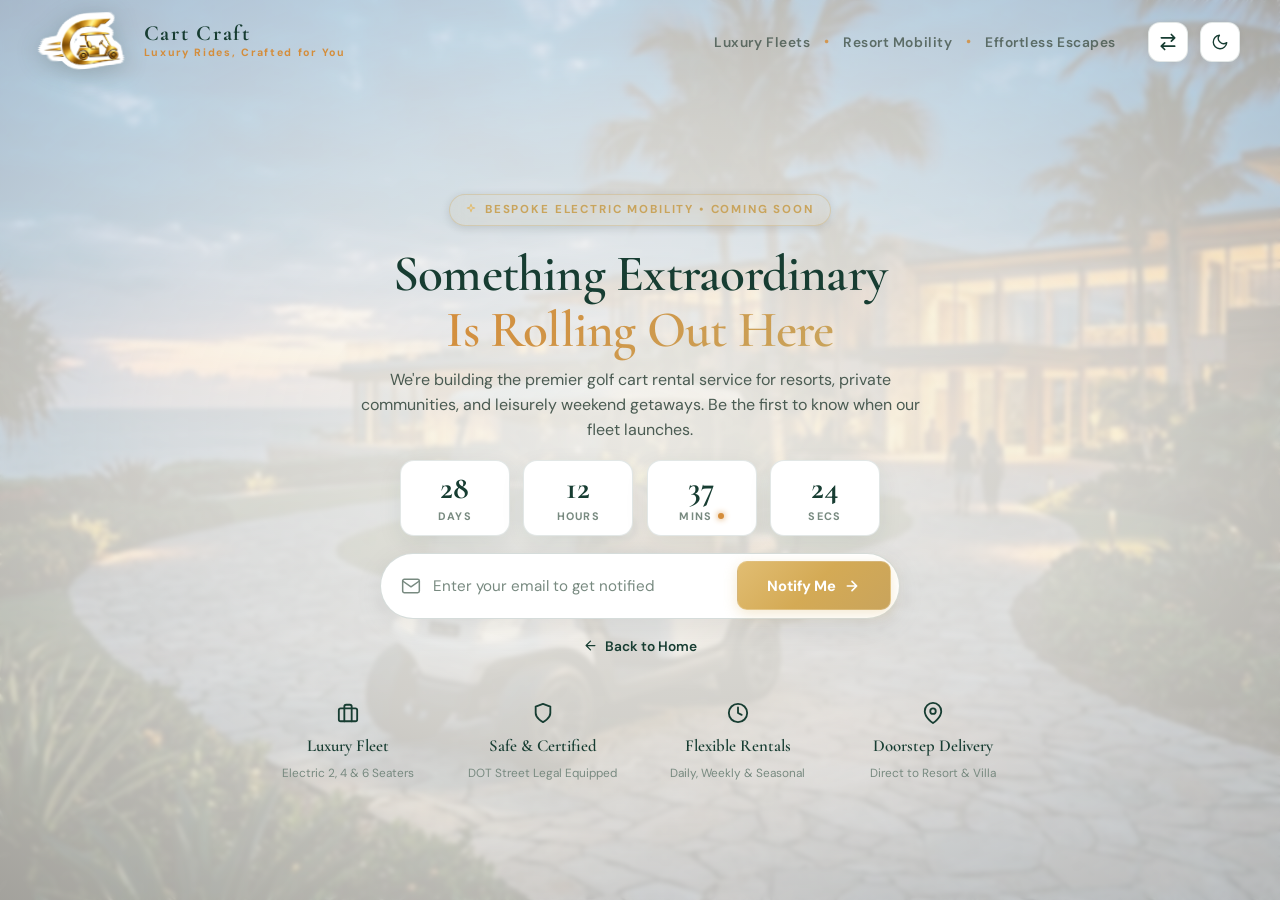
<file: coming-soon.html>
<!DOCTYPE html>
<html lang="en" dir="ltr" data-theme="light">

<head>
  <meta charset="UTF-8" />
  <meta name="viewport" content="width=device-width, initial-scale=1.0" />
  <meta name="description"
    content="Cart Craft Golf Cart Rentals — Something extraordinary is rolling out. Subscribe for exclusive early access and launch updates for our luxury electric golf cart rental fleet." />
  <meta name="theme-color" content="#173D32" />
  <title>Coming Soon — Luxury Golf Cart Rentals | Cart Craft</title>
  <link rel="preconnect" href="https://fonts.googleapis.com" />
  <link rel="preconnect" href="https://fonts.gstatic.com" crossorigin />
  <link
    href="https://fonts.googleapis.com/css2?family=DM+Sans:ital,opsz,wght@0,9..40,300;0,9..40,400;0,9..40,500;0,9..40,600;0,9..40,700;1,9..40,300&family=Plus+Jakarta+Sans:wght@300;400;500;600;700;800;900&family=Cormorant+Garamond:ital,wght@0,400;0,500;0,600;1,400;1,500&display=swap"
    rel="stylesheet" />
  <link rel="stylesheet" href="index.css" />
  <link rel="stylesheet" href="coming-soon.css" />
</head>

<body class="cs-body">

  <!-- Background Imagery with Scenic Fairway & Soft Gradient Focus -->
  <div class="cs-bg-wrap" aria-hidden="true">
    <img src="assets/lifestyle.webp" alt="Scenic golf cart resort estate" class="cs-bg-img" loading="eager"
      fetchpriority="high" />
    <div class="cs-bg-overlay"></div>
  </div>

  <!-- ===== TOP HEADER BAR (Matching Screenshot Layout) ===== -->
  <header class="cs-header" role="banner">
    <div class="cs-header-inner">

      <!-- Brand Logo & Name (Sticker Style, Not A Card) -->
      <a href="index.html" class="cs-brand" aria-label="Cart Craft Home">
        <div class="cs-brand-logo-wrap" aria-hidden="true">
          <img src="assets/cart-craft-logo-clean.png" alt="Cart Craft Luxury Golf Carts Logo"
            class="cs-brand-logo-sticker" />
        </div>
        <div class="cs-brand-text">
          <span class="cs-brand-name">Cart Craft</span>
          <span class="cs-brand-tag">Luxury Rides, Crafted for You</span>
        </div>
      </a>

      <!-- Right Header Group: Mottos + Controls -->
      <div class="cs-header-right">

        <!-- Mottos / Tagline Strip (Matching Screenshot) -->
        <div class="cs-motto-strip" aria-hidden="true">
          <span>Luxury Fleets</span>
          <span class="cs-motto-dot">&bull;</span>
          <span>Resort Mobility</span>
          <span class="cs-motto-dot">&bull;</span>
          <span>Effortless Escapes</span>
        </div>

        <!-- Controls: RTL & Theme Toggles -->
        <div class="cs-controls">
          <button class="cs-icon-btn rtl-toggle" id="rtl-toggle" aria-label="Toggle RTL/LTR direction"
            title="Toggle direction">
            <svg width="20" height="20" viewBox="0 0 24 24" fill="none" stroke="currentColor" stroke-width="2"
              stroke-linecap="round" stroke-linejoin="round" aria-hidden="true">
              <path d="M16 3l4 4-4 4M20 7H4" />
              <path d="M8 21l-4-4 4-4M4 17h16" />
            </svg>
          </button>
          <button class="cs-circle-btn theme-toggle" id="theme-toggle" aria-label="Toggle light/dark theme"
            title="Toggle theme">
            <!-- Sun Icon (shown in dark theme) -->
            <svg class="icon-sun" width="18" height="18" viewBox="0 0 24 24" fill="none" stroke="currentColor"
              stroke-width="1.8" stroke-linecap="round" stroke-linejoin="round" aria-hidden="true">
              <circle cx="12" cy="12" r="4" />
              <path
                d="M12 2v2M12 20v2M4.93 4.93l1.41 1.41M17.66 17.66l1.41 1.41M2 12h2M20 12h2M4.93 19.07l1.41-1.41M17.66 6.34l1.41-1.41" />
            </svg>
            <!-- Moon Icon (shown in light theme) -->
            <svg class="icon-moon" width="18" height="18" viewBox="0 0 24 24" fill="none" stroke="currentColor"
              stroke-width="1.8" stroke-linecap="round" stroke-linejoin="round" aria-hidden="true">
              <path d="M21 12.79A9 9 0 1 1 11.21 3 7 7 0 0 0 21 12.79z" />
            </svg>
          </button>
        </div>

      </div>

    </div>
  </header>

  <!-- ===== MAIN COMING SOON CONTENT ===== -->
  <main class="cs-main" id="main-content">
    <div class="cs-container">

      <!-- Eyebrow Badge -->
      <div class="cs-badge-wrap">
        <span class="cs-badge">
          <span class="cs-pill-sparkle" aria-hidden="true"><svg width="10" height="10" viewBox="0 0 24 24" fill="none" stroke="currentColor" stroke-width="2.5" stroke-linecap="round" stroke-linejoin="round"><path d="m12 3-1.912 5.813a2 2 0 0 1-1.275 1.275L3 12l5.813 1.912a2 2 0 0 1 1.275 1.275L12 21l1.912-5.813a2 2 0 0 1 1.275-1.275L21 12l-5.813-1.912a2 2 0 0 1-1.275-1.275L12 3Z"/></svg></span>
          Bespoke Electric Mobility • Coming Soon
        </span>
      </div>

      <!-- 2. Dual-Tone Headline -->
      <h1 class="cs-heading">
        Something Extraordinary<br />
        <span class="cs-heading-accent">Is Rolling Out Here</span>
      </h1>

      <!-- 3. Short Description -->
      <p class="cs-subheading">
        We're building the premier golf cart rental service for resorts, private communities, and leisurely weekend
        getaways. Be the first to know when our fleet launches.
      </p>

      <!-- 4. Live Interactive Countdown Timer (4 Pills) -->
      <div class="cs-countdown-wrap" role="timer" aria-live="polite" aria-label="Fleet launch countdown">
        <!-- Days -->
        <div class="cs-timer-card">
          <span class="cs-timer-num" id="cd-days">28</span>
          <span class="cs-timer-lbl">DAYS</span>
        </div>

        <!-- Hours -->
        <div class="cs-timer-card">
          <span class="cs-timer-num" id="cd-hours">12</span>
          <span class="cs-timer-lbl">HOURS</span>
        </div>

        <!-- Mins -->
        <div class="cs-timer-card">
          <span class="cs-timer-num" id="cd-mins">37</span>
          <span class="cs-timer-lbl">
            MINS <span class="cs-live-dot" aria-hidden="true"></span>
          </span>
        </div>

        <!-- Secs -->
        <div class="cs-timer-card">
          <span class="cs-timer-num" id="cd-secs">26</span>
          <span class="cs-timer-lbl">SECS</span>
        </div>
      </div>

      <!-- 5. Email Notification Subscription Capsule -->
      <div class="cs-notify-box">
        <form class="cs-notify-form" id="cs-notify-form" novalidate>
          <div class="cs-notify-capsule">
            <span class="cs-mail-icon" aria-hidden="true">
              <svg width="20" height="20" viewBox="0 0 24 24" fill="none" stroke="currentColor" stroke-width="1.8"
                stroke-linecap="round" stroke-linejoin="round">
                <rect x="2" y="4" width="20" height="16" rx="2" />
                <path d="M22 6L12 13L2 6" />
              </svg>
            </span>
            <input type="email" id="cs-email" class="cs-email-input" placeholder="Enter your email to get notified"
              required autocomplete="email" aria-label="Email address for launch notification" />
            <button type="submit" class="cs-notify-btn" id="cs-notify-submit">
              <span>Notify Me</span>
              <svg class="cs-btn-arrow" width="16" height="16" viewBox="0 0 24 24" fill="none" stroke="currentColor"
                stroke-width="2.5" stroke-linecap="round" stroke-linejoin="round" aria-hidden="true">
                <path d="M5 12h14M12 5l7 7-7 7" />
              </svg>
            </button>
          </div>
        </form>

        <!-- Success Toast Notification -->
        <div class="cs-success-msg" id="cs-success-msg" role="status" aria-live="polite">
          <svg width="18" height="18" viewBox="0 0 24 24" fill="none" stroke="#4CAF50" stroke-width="2.5"
            stroke-linecap="round" stroke-linejoin="round" aria-hidden="true">
            <polyline points="20 6 9 17 4 12" />
          </svg>
          <span>You're on the VIP launch list! We'll notify you the moment booking opens.</span>
        </div>
      </div>

      <!-- 6. Return to Home Divider -->
      <div class="cs-back-wrap">
        <div class="cs-divider-line" aria-hidden="true"></div>
        <a href="index.html" class="cs-back-link" aria-label="Return to Cart Craft Home">
          <svg width="15" height="15" viewBox="0 0 24 24" fill="none" stroke="currentColor" stroke-width="2"
            stroke-linecap="round" stroke-linejoin="round" aria-hidden="true">
            <path d="M19 12H5M12 19l-7-7 7-7" />
          </svg>
          <span>Back to Home</span>
        </a>
        <div class="cs-divider-line" aria-hidden="true"></div>
      </div>

      <!-- 7. Four Pillars / Feature Highlights (Matching Screenshot Bottom Strip) -->
      <div class="cs-features-grid" role="list" aria-label="Golf cart rental advantages">

        <!-- Feature 1 -->
        <div class="cs-feature-item" role="listitem">
          <div class="cs-feature-icon" aria-hidden="true">
            <svg width="22" height="22" viewBox="0 0 24 24" fill="none" stroke="currentColor" stroke-width="2"
              stroke-linecap="round" stroke-linejoin="round">
              <rect x="2" y="7" width="20" height="14" rx="2" ry="2" />
              <path d="M16 21V5a2 2 0 0 0-2-2h-4a2 2 0 0 0-2 2v16" />
            </svg>
          </div>
          <span class="cs-feature-title">Luxury Fleet</span>
          <span class="cs-feature-sub">Electric 2, 4 &amp; 6 Seaters</span>
        </div>

        <!-- Feature 2 -->
        <div class="cs-feature-item" role="listitem">
          <div class="cs-feature-icon" aria-hidden="true">
            <svg width="22" height="22" viewBox="0 0 24 24" fill="none" stroke="currentColor" stroke-width="2"
              stroke-linecap="round" stroke-linejoin="round">
              <path d="M12 22s8-4 8-10V5l-8-3-8 3v7c0 6 8 10 8 10z" />
            </svg>
          </div>
          <span class="cs-feature-title">Safe &amp; Certified</span>
          <span class="cs-feature-sub">DOT Street Legal Equipped</span>
        </div>

        <!-- Feature 3 -->
        <div class="cs-feature-item" role="listitem">
          <div class="cs-feature-icon" aria-hidden="true">
            <svg width="22" height="22" viewBox="0 0 24 24" fill="none" stroke="currentColor" stroke-width="2"
              stroke-linecap="round" stroke-linejoin="round">
              <circle cx="12" cy="12" r="10" />
              <polyline points="12 6 12 12 16 14" />
            </svg>
          </div>
          <span class="cs-feature-title">Flexible Rentals</span>
          <span class="cs-feature-sub">Daily, Weekly &amp; Seasonal</span>
        </div>

        <!-- Feature 4 -->
        <div class="cs-feature-item" role="listitem">
          <div class="cs-feature-icon" aria-hidden="true">
            <svg width="22" height="22" viewBox="0 0 24 24" fill="none" stroke="currentColor" stroke-width="2"
              stroke-linecap="round" stroke-linejoin="round">
              <path d="M21 10c0 7-9 13-9 13s-9-6-9-13a9 9 0 0 1 18 0z" />
              <circle cx="12" cy="10" r="3" />
            </svg>
          </div>
          <span class="cs-feature-title">Doorstep Delivery</span>
          <span class="cs-feature-sub">Direct to Resort &amp; Villa</span>
        </div>

      </div>

    </div>
  </main>

  <script src="index.js"></script>
  <script src="coming-soon.js"></script>
</body>

</html>
</file>
<file: index.css>
/* ============================================================
   Cart Craft — Premium Golf Cart Website
   index.css — Complete Stylesheet
   ============================================================ */

/* ============================================================
   1. FONTS & IMPORTS
   ============================================================ */
@import url('https://fonts.googleapis.com/css2?family=DM+Sans:ital,opsz,wght@0,9..40,300;0,9..40,400;0,9..40,500;0,9..40,600;0,9..40,700;1,9..40,300&family=Plus+Jakarta+Sans:wght@300;400;500;600;700&family=Cormorant+Garamond:ital,wght@0,400;0,500;0,600;1,400;1,500&display=swap');

/* ============================================================
   2. CSS CUSTOM PROPERTIES — DARK THEME (DEFAULT)
   ============================================================ */
:root,
[data-theme="dark"] {
  /* Typography Tokens — Matching Home 2 */
  --font-serif:           'Cormorant Garamond', Georgia, serif;
  --font-sans:            'Plus Jakarta Sans', 'DM Sans', system-ui, sans-serif;
  --font-body:            'DM Sans', system-ui, sans-serif;
  /* Core Palette — Royal Burgundy × Antique Gold */
  --color-primary:        #3A0D1C;
  --color-secondary:      #54152D;
  --color-base:           #241018;
  --color-supportive:     #C9A45C;
  --color-accent:         #E1BD72;
  --color-light-accent:   #C9A45C;

  /* Text */
  --color-text-primary:   #F8F3E8;
  --color-text-secondary: #C9BEC0;
  --color-text-muted:     #9E8E90;

  /* Borders & Surfaces */
  --color-border:         rgba(201, 164, 92, 0.20);
  --color-border-strong:  rgba(201, 164, 92, 0.38);
  --color-surface:        rgba(255, 255, 255, 0.04);
  --color-surface-hover:  rgba(255, 255, 255, 0.07);
  --color-subtle-white:   rgba(255, 255, 255, 0.05);

  /* Sport Red (minimal use only) */
  --color-red:            #E53935;
  --color-red-subtle:     rgba(229, 57, 53, 0.12);

  /* Semantic */
  --color-bg:             var(--color-base);
  --color-card-bg:        var(--color-secondary);
  --color-header-bg:      rgba(36, 16, 24, 0.78);
  --color-header-scrolled: rgba(36, 16, 24, 0.96);

  /* Gradients */
  --gradient-hero:        linear-gradient(135deg, #3A0D1C 0%, #241018 60%, #1A090E 100%);
  --gradient-accent:      linear-gradient(135deg, #E1BD72 0%, #C9A45C 100%);
  --gradient-subtle:      linear-gradient(180deg, rgba(201,164,92,0.08) 0%, transparent 100%);
  --gradient-glow:        radial-gradient(ellipse 60% 50% at 50% 50%, rgba(201,164,92,0.10) 0%, transparent 70%);

  /* Shadows */
  --shadow-card:          0 4px 32px rgba(0, 0, 0, 0.50);
  --shadow-accent:        0 0 40px rgba(201, 164, 92, 0.14);
  --shadow-accent-lg:     0 0 80px rgba(201, 164, 92, 0.18);
  --shadow-btn:           0 4px 20px rgba(225, 189, 114, 0.30);
}

/* ============================================================
   3. CSS CUSTOM PROPERTIES — LIGHT THEME
   ============================================================ */
[data-theme="light"] {
  /* Light theme — Cream & Champagne */
  --color-primary:        #FDF6EE;
  --color-secondary:      #F1E3C2;
  --color-base:           #FFFDF7;
  --color-supportive:     #C9A45C;
  --color-accent:         #A0622A;
  --color-light-accent:   #C9A45C;

  --color-text-primary:   #100B0D;
  --color-text-secondary: #4A3535;
  --color-text-muted:     #8A7070;

  --color-border:         rgba(201, 164, 92, 0.28);
  --color-border-strong:  rgba(201, 164, 92, 0.50);
  --color-surface:        rgba(0, 0, 0, 0.03);
  --color-surface-hover:  rgba(0, 0, 0, 0.06);
  --color-subtle-white:   rgba(255, 255, 255, 0.60);

  --color-red:            #C62828;
  --color-red-subtle:     rgba(198, 40, 40, 0.10);

  --color-bg:             var(--color-base);
  --color-card-bg:        var(--color-primary);
  --color-header-bg:      rgba(253, 246, 238, 0.84);
  --color-header-scrolled: rgba(253, 246, 238, 0.97);

  --gradient-hero:        linear-gradient(135deg, #FDF6EE 0%, #F5E8D0 60%, #EDD9B5 100%);
  --gradient-accent:      linear-gradient(135deg, #C9A45C 0%, #A0622A 100%);
  --gradient-subtle:      linear-gradient(180deg, rgba(201,164,92,0.10) 0%, transparent 100%);
  --gradient-glow:        radial-gradient(ellipse 60% 50% at 50% 50%, rgba(201,164,92,0.12) 0%, transparent 70%);

  --shadow-card:          0 4px 24px rgba(58, 13, 28, 0.12);
  --shadow-accent:        0 0 40px rgba(201, 164, 92, 0.16);
  --shadow-accent-lg:     0 0 80px rgba(201, 164, 92, 0.20);
  --shadow-btn:           0 4px 20px rgba(201, 164, 92, 0.30);
}

/* ============================================================
   4. RESET & BASE
   ============================================================ */
*, *::before, *::after {
  box-sizing: border-box;
  margin: 0;
  padding: 0;
}

html {
  scroll-behavior: smooth;
  -webkit-text-size-adjust: 100%;
  text-size-adjust: 100%;
  overflow-x: hidden;
  overflow-x: clip;
  max-width: 100%;
  width: 100%;
}

body {
  font-family: 'DM Sans', 'Plus Jakarta Sans', system-ui, sans-serif;
  background-color: var(--color-bg);
  color: var(--color-text-primary);
  line-height: 1.6;
  -webkit-font-smoothing: antialiased;
  -moz-osx-font-smoothing: grayscale;
  overflow-x: hidden;
  overflow-x: clip;
  max-width: 100%;
  width: 100%;
  position: relative;
  transition: background-color 0.35s ease, color 0.35s ease;
}


img {
  max-width: 100%;
  height: auto;
  display: block;
}

a {
  color: inherit;
  text-decoration: none;
}

ul, ol {
  list-style: none;
}

button {
  cursor: pointer;
  border: none;
  background: none;
  font-family: inherit;
}

svg {
  flex-shrink: 0;
}

/* ============================================================
   5. TYPOGRAPHY
   ============================================================ */
.section-heading {
  font-family: var(--font-serif);
  font-size: clamp(2.2rem, 4.5vw, 3.8rem);
  font-weight: 500;
  line-height: 1.15;
  color: var(--color-text-primary);
  letter-spacing: -0.01em;
}

.section-heading--light {
  color: #F8F8F8;
}

.section-subheading {
  font-size: clamp(0.9rem, 1.8vw, 1.05rem);
  color: var(--color-text-secondary);
  line-height: 1.75;
  max-width: 54ch;
}

.section-subheading--left {
  max-width: 46ch;
}

.section-subheading--light {
  color: rgba(248, 248, 248, 0.80);
}

.eyebrow {
  display: inline-flex;
  align-items: center;
  gap: 8px;
  font-size: 0.7rem;
  font-weight: 600;
  letter-spacing: 0.18em;
  text-transform: uppercase;
  color: var(--color-accent);
  margin-bottom: 0.85rem;
}

.eyebrow::before {
  content: '';
  display: block;
  width: 20px;
  height: 1.5px;
  background: var(--color-accent);
  flex-shrink: 0;
}

.eyebrow--light {
  color: rgba(155, 154, 232, 0.90);
}

.eyebrow--light::before {
  background: rgba(155, 154, 232, 0.90);
}

.eyebrow--center {
  justify-content: center;
}

/* ============================================================
   6. LAYOUT UTILITIES
   ============================================================ */
.container {
  width: 100%;
  max-width: 1280px;
  margin: 0 auto;
  padding: 0 clamp(16px, 4vw, 48px);
  box-sizing: border-box;
}


.section {
  padding: clamp(64px, 8vw, 108px) 0;
}

.section-header {
  text-align: center;
  margin-bottom: clamp(40px, 5vw, 64px);
  display: flex;
  flex-direction: column;
  align-items: center;
  width: 100%;
}

.section-header--center {
  display: flex;
  flex-direction: column;
  align-items: center;
  text-align: center;
  width: 100%;
}

.section-header .section-subheading {
  margin: 1rem auto 0;
}

.hide-mobile {
  display: inline;
}

/* ============================================================
   7. BUTTON SYSTEM
   ============================================================ */
.btn {
  display: inline-flex;
  align-items: center;
  justify-content: center;
  gap: 8px;
  padding: 0.65em 1.5em;
  font-family: var(--font-sans, 'Plus Jakarta Sans', system-ui, sans-serif);
  font-size: 0.9rem;
  font-weight: 700;
  letter-spacing: 0.01em;
  border-radius: 10px;
  transition: all 0.25s cubic-bezier(0.25, 1, 0.5, 1);
  cursor: pointer;
  white-space: nowrap;
  text-align: center;
  position: relative;
  overflow: hidden;
  text-decoration: none;
}

.btn-lg {
  font-size: 0.95rem;
  padding: 0.78em 1.9em;
}

.btn-sm {
  font-size: 0.82rem;
  padding: 0.55em 1.25em;
}

.btn-primary {
  background: linear-gradient(135deg, #E1BD72 0%, #D4AA55 50%, #C9A45C 100%);
  background-color: #DEBA6F;
  color: #FFFFFF !important;
  border: 1px solid rgba(255, 255, 255, 0.18);
  box-shadow: 0 4px 14px rgba(222, 186, 111, 0.32);
}

.btn-primary:hover {
  transform: translateY(-2px);
  box-shadow: 0 6px 22px rgba(222, 186, 111, 0.48);
  filter: brightness(1.06);
  color: #FFFFFF !important;
}

.btn-primary:active {
  transform: translateY(0);
  box-shadow: 0 2px 8px rgba(222, 186, 111, 0.25);
}

.btn-ghost {
  background: transparent;
  color: var(--color-text-primary);
  border: 1.5px solid var(--color-border-strong);
  border-radius: 10px;
}

.btn-ghost:hover {
  background: rgba(201, 164, 92, 0.10);
  border-color: var(--color-accent);
  color: var(--color-accent);
  transform: translateY(-2px);
  box-shadow: 0 4px 16px rgba(201, 164, 92, 0.2);
}

.btn-outline {
  background: transparent;
  color: var(--color-accent);
  border: 1.5px solid rgba(201, 164, 92, 0.45);
  border-radius: 10px;
}

.btn-outline:hover {
  background: rgba(201, 164, 92, 0.12);
  border-color: #E1BD72;
  color: #FFF2CC;
  transform: translateY(-2px);
  box-shadow: 0 4px 18px rgba(201, 164, 92, 0.25);
}

.btn-with-arrow {
  gap: 10px;
  padding-left: 0;
  color: var(--color-accent);
  font-size: 0.9rem;
  font-weight: 600;
  background: none;
  border: none;
}

.btn-with-arrow svg {
  transition: transform 0.25s ease;
}

.btn-with-arrow:hover svg {
  transform: translateX(5px);
}

.btn-with-arrow:hover {
  transform: none;
}

/* ============================================================
   8. HEADER
   ============================================================ */
.site-header {
  position: fixed;
  top: 0;
  left: 0;
  right: 0;
  z-index: 100;
  height: 76px;
  background: var(--color-header-bg);
  backdrop-filter: blur(16px);
  -webkit-backdrop-filter: blur(16px);
  border-bottom: 1px solid var(--color-border);
  transition: background 0.35s ease, box-shadow 0.35s ease, border-color 0.35s ease;
}

.site-header.scrolled {
  background: var(--color-header-scrolled);
  box-shadow: 0 4px 40px rgba(0,0,0,0.25);
}

.header-inner {
  display: flex;
  align-items: center;
  justify-content: space-between;
  height: 100%;
  gap: 16px;
}


/* ---- Brand Logo Sticker (Die-Cut Decal Style Across All Pages) ---- */
.brand {
  display: flex;
  align-items: center;
  gap: 12px;
  flex-shrink: 0;
  text-decoration: none;
}

.brand-logo {
  display: flex;
  align-items: center;
  justify-content: center;
  flex-shrink: 0;
  background: transparent;
  border: none;
  box-shadow: none;
}

.brand-logo-img {
  width: auto;
  height: 48px;
  max-width: 72px;
  object-fit: contain;
  display: block;
  flex-shrink: 0;
  transform: rotate(-2deg);
  /* Pure die-cut vinyl sticker contour with realistic depth */
  filter: 
    drop-shadow(2px 0 0 #ffffff)
    drop-shadow(-2px 0 0 #ffffff)
    drop-shadow(0 2px 0 #ffffff)
    drop-shadow(0 -2px 0 #ffffff)
    drop-shadow(1.4px 1.4px 0 #ffffff)
    drop-shadow(-1.4px -1.4px 0 #ffffff)
    drop-shadow(1.4px -1.4px 0 #ffffff)
    drop-shadow(-1.4px 1.4px 0 #ffffff)
    drop-shadow(0 4px 10px rgba(0, 0, 0, 0.25));
  transition: transform 0.3s cubic-bezier(0.34, 1.56, 0.64, 1), filter 0.3s ease;
  user-select: none;
  -webkit-user-drag: none;
}

.brand:hover .brand-logo-img {
  transform: scale(1.1) rotate(1.5deg);
  filter: 
    drop-shadow(2.5px 0 0 #ffffff)
    drop-shadow(-2.5px 0 0 #ffffff)
    drop-shadow(0 2.5px 0 #ffffff)
    drop-shadow(0 -2.5px 0 #ffffff)
    drop-shadow(1.6px 1.6px 0 #ffffff)
    drop-shadow(-1.6px -1.6px 0 #ffffff)
    drop-shadow(0 0 16px rgba(225, 189, 114, 0.55))
    drop-shadow(0 8px 18px rgba(0, 0, 0, 0.35));
}

/* Dark Theme sticker enhancement — glowing gold aura */
[data-theme="dark"] .brand-logo-img {
  filter: 
    drop-shadow(2px 0 0 rgba(255, 255, 255, 0.95))
    drop-shadow(-2px 0 0 rgba(255, 255, 255, 0.95))
    drop-shadow(0 2px 0 rgba(255, 255, 255, 0.95))
    drop-shadow(0 -2px 0 rgba(255, 255, 255, 0.95))
    drop-shadow(1.4px 1.4px 0 rgba(255, 255, 255, 0.95))
    drop-shadow(-1.4px -1.4px 0 rgba(255, 255, 255, 0.95))
    drop-shadow(0 0 14px rgba(225, 189, 114, 0.45))
    drop-shadow(0 6px 16px rgba(0, 0, 0, 0.65));
}

[data-theme="dark"] .brand:hover .brand-logo-img {
  filter: 
    drop-shadow(2.5px 0 0 #ffffff)
    drop-shadow(-2.5px 0 0 #ffffff)
    drop-shadow(0 2.5px 0 #ffffff)
    drop-shadow(0 -2.5px 0 #ffffff)
    drop-shadow(0 0 22px rgba(225, 189, 114, 0.8))
    drop-shadow(0 8px 22px rgba(0, 0, 0, 0.8));
}

/* Footer logo sticker */
.footer-brand .brand-logo-img {
  height: 42px;
  max-width: 64px;
}

/* Mobile header logo sticker */
.mobile-brand .brand-logo-img {
  height: 40px;
  max-width: 60px;
}

.brand-name {
  font-family: 'Plus Jakarta Sans', sans-serif;
  font-size: 1.1rem;
  font-weight: 800;
  letter-spacing: 0.08em;
  text-transform: uppercase;
  background: linear-gradient(
    135deg,
    var(--color-supportive) 0%,
    var(--color-accent) 60%,
    var(--color-light-accent) 100%
  );
  -webkit-background-clip: text;
  -webkit-text-fill-color: transparent;
  background-clip: text;
  transition: filter 0.2s ease;
}

.brand:hover .brand-name {
  filter: brightness(1.15);
}

/* Tagline beneath brand name in header */
.brand-tagline {
  font-family: 'DM Sans', sans-serif;
  font-size: 0.54rem;
  font-weight: 500;
  letter-spacing: 0.2em;
  text-transform: uppercase;
  color: var(--color-text-muted);
  margin-top: -1px;
  line-height: 1;
}

.brand-stack {
  display: flex;
  flex-direction: column;
  gap: 1px;
}

/* Desktop Nav */
.desktop-nav {
  display: flex;
  flex: 1;
  justify-content: center;
}

.nav-list {
  display: flex;
  align-items: center;
  gap: 4px;
}

.nav-item {
  position: relative;
}

.nav-link {
  display: flex;
  align-items: center;
  gap: 5px;
  padding: 7px 15px;
  font-size: 0.82rem;
  font-weight: 600;
  letter-spacing: 0.04em;
  text-transform: uppercase;
  color: var(--color-text-secondary);
  border-radius: 8px;
  transition: color 0.22s ease, background 0.22s ease, box-shadow 0.22s ease;
  background: transparent;
  border: none;
  font-family: 'DM Sans', sans-serif;
  white-space: nowrap;
  cursor: pointer;
  position: relative;
}

.nav-link::before {
  content: '';
  position: absolute;
  inset: 0;
  border-radius: 8px;
  background: rgba(155,154,232,0.06);
  border: 1px solid rgba(155,154,232,0.12);
  opacity: 0;
  transition: opacity 0.22s ease;
}

.nav-link:hover {
  color: var(--color-text-primary);
}

.nav-link:hover::before {
  opacity: 1;
}

/* Active nav link — glowing pill indicator */
.nav-link--active {
  color: var(--color-accent);
}

.nav-link--active::before {
  opacity: 1;
  background: rgba(155,154,232,0.1);
  border-color: rgba(155,154,232,0.25);
}

.nav-link--active::after {
  content: '';
  position: absolute;
  bottom: 4px;
  left: 50%;
  transform: translateX(-50%);
  width: 20px;
  height: 2px;
  background: var(--color-accent);
  border-radius: 99px;
  box-shadow: 0 0 8px rgba(155,154,232,0.7);
  animation: navDotPop 0.3s cubic-bezier(0.34,1.56,0.64,1) both;
}

@keyframes navDotPop {
  from { width: 0; opacity: 0; }
  to   { width: 20px; opacity: 1; }
}

/* Dropdown */
.dropdown-chevron {
  transition: transform 0.2s ease;
}

.nav-dropdown-trigger[aria-expanded="true"] .dropdown-chevron {
  transform: rotate(180deg);
}

.dropdown-menu {
  position: absolute;
  top: calc(100% + 10px);
  left: 50%;
  transform: translateX(-50%) translateY(-8px);
  background: var(--color-secondary);
  border: 1px solid var(--color-border);
  border-radius: 10px;
  padding: 6px;
  min-width: 140px;
  opacity: 0;
  visibility: hidden;
  pointer-events: none;
  transition: all 0.2s ease;
  box-shadow: 0 16px 40px rgba(0,0,0,0.35);
  backdrop-filter: blur(12px);
}

.nav-dropdown-parent:hover .dropdown-menu,
.nav-dropdown-parent:focus-within .dropdown-menu,
.dropdown-menu.is-open {
  opacity: 1;
  visibility: visible;
  pointer-events: all;
  transform: translateX(-50%) translateY(0);
}

.dropdown-item {
  display: block;
  padding: 9px 14px;
  font-size: 0.82rem;
  font-weight: 600;
  letter-spacing: 0.03em;
  text-transform: uppercase;
  color: var(--color-text-secondary);
  border-radius: 7px;
  transition: all 0.18s ease;
}

.dropdown-item:hover {
  color: var(--color-text-primary);
  background: rgba(155,154,232,0.08);
}

.dropdown-item--active {
  color: var(--color-accent);
  background: rgba(155,154,232,0.06);
}

/* Header Actions */
.header-actions {
  display: flex;
  align-items: center;
  gap: 8px;
  flex-shrink: 0;
}

/* Header Booking Button — Exact Size, Shape & Color matching reference */
#header-book-btn {
  display: inline-flex;
  align-items: center;
  justify-content: center;
  background: linear-gradient(135deg, #E1BD72 0%, #D4AA55 50%, #C9A45C 100%);
  background-color: #DEBA6F;
  color: #FFFFFF !important;
  font-family: var(--font-sans, 'Plus Jakarta Sans', system-ui, sans-serif);
  font-size: 0.92rem;
  font-weight: 700;
  letter-spacing: 0.01em;
  padding: 0.62rem 1.45rem;
  min-height: 40px;
  border-radius: 10px;
  border: 1px solid rgba(255, 255, 255, 0.18);
  box-shadow: 0 4px 14px rgba(222, 186, 111, 0.32);
  transition: all 0.25s cubic-bezier(0.25, 1, 0.5, 1);
  text-decoration: none;
  cursor: pointer;
  white-space: nowrap;
  line-height: 1.25;
  user-select: none;
}

#header-book-btn:hover {
  transform: translateY(-1.5px);
  box-shadow: 0 6px 22px rgba(222, 186, 111, 0.48);
  filter: brightness(1.06);
  color: #FFFFFF !important;
}

#header-book-btn:active {
  transform: translateY(0);
  box-shadow: 0 2px 8px rgba(222, 186, 111, 0.25);
}

.icon-btn {
  width: 38px;
  height: 38px;
  display: flex;
  align-items: center;
  justify-content: center;
  border-radius: 8px;
  color: var(--color-text-secondary);
  border: 1px solid var(--color-border);
  background: var(--color-surface);
  transition: all 0.2s ease;
  cursor: pointer;
}

.icon-btn:hover {
  color: var(--color-accent);
  border-color: var(--color-accent);
  background: rgba(155, 154, 232, 0.06);
}

/* Theme toggle icon swap */
[data-theme="dark"] .icon-sun  { display: none; }
[data-theme="dark"] .icon-moon { display: block; }
[data-theme="light"] .icon-sun  { display: block; }
[data-theme="light"] .icon-moon { display: none; }
/* Light mode — nav glass pill uses amber tones */
/* Light mode — brand name gradient uses amber/gold tones */
[data-theme="light"] .brand-name {
  background: linear-gradient(
    135deg,
    #8b6414 0%,
    var(--color-supportive) 55%,
    #c9a45c 100%
  );
  -webkit-background-clip: text;
  -webkit-text-fill-color: transparent;
  background-clip: text;
}
[data-theme="light"] .nav-link::before {
  background: rgba(160,98,42,0.06);
  border-color: rgba(160,98,42,0.18);
}
[data-theme="light"] .nav-link--active::before {
  background: rgba(160,98,42,0.1);
  border-color: rgba(160,98,42,0.3);
}
[data-theme="light"] .nav-link--active::after {
  box-shadow: 0 0 8px rgba(160,98,42,0.45);
}
[data-theme="light"] .mobile-nav-link:hover {
  background: rgba(160,98,42,0.05);
  border-color: rgba(160,98,42,0.15);
}
[data-theme="light"] .mobile-nav-link--active {
  background: rgba(160,98,42,0.07);
  border-color: rgba(160,98,42,0.22);
}
[data-theme="light"] .mobile-nav-link--active::before {
  background: var(--color-accent);
}

/* Hamburger */
.hamburger {
  display: none !important;
  visibility: hidden;
  flex-direction: column;
  justify-content: center;
  align-items: center;
  gap: 5px;
  width: 40px;
  height: 40px;
  border-radius: 8px;
  border: 1px solid var(--color-border);
  background: var(--color-surface);
  cursor: pointer;
  transition: all 0.2s ease;
  flex-shrink: 0;
}

.hamburger:hover {
  border-color: var(--color-accent);
  background: rgba(155, 154, 232, 0.06);
}

.hamburger-bar {
  display: block;
  width: 20px;
  height: 1.5px;
  background: var(--color-text-primary);
  border-radius: 2px;
  transition: all 0.3s ease;
}

.hamburger.is-open .hamburger-bar:nth-child(1) { transform: translateY(6.5px) rotate(45deg); }
.hamburger.is-open .hamburger-bar:nth-child(2) { opacity: 0; transform: scaleX(0); }
.hamburger.is-open .hamburger-bar:nth-child(3) { transform: translateY(-6.5px) rotate(-45deg); }

/* ============================================================
   9. MOBILE MENU
   ============================================================ */
.mobile-overlay {
  position: fixed;
  inset: 0;
  background: rgba(12, 12, 20, 0.65);
  z-index: 199;
  opacity: 0;
  visibility: hidden;
  transition: all 0.35s ease;
  backdrop-filter: blur(4px);
}

.mobile-overlay.is-open {
  opacity: 1;
  visibility: visible;
}

.mobile-menu {
  position: fixed;
  top: 0;
  right: 0;
  width: min(340px, 90vw);
  height: 100dvh;
  background: var(--color-secondary);
  border-left: 1px solid var(--color-border);
  z-index: 200;
  display: flex;
  flex-direction: column;
  padding: 0;
  transform: translateX(100%);
  backdrop-filter: blur(20px);
}

/* Prevent closed drawer from animating or flying across screen when toggling direction */
.mobile-menu:not(.is-open) {
  transition: none !important;
  pointer-events: none !important;
}

.mobile-menu.is-open {
  transform: translateX(0);
  transition: transform 0.38s cubic-bezier(0.25, 0.46, 0.45, 0.94);
}

[dir="rtl"] .mobile-menu {
  right: auto;
  left: 0;
  border-left: none;
  border-right: 1px solid var(--color-border);
  transform: translateX(-100%);
}

[dir="rtl"] .mobile-menu.is-open {
  transform: translateX(0);
  transition: transform 0.38s cubic-bezier(0.25, 0.46, 0.45, 0.94);
}

/* Instantaneous layout switch utility without animation glitches */
.no-transitions,
.no-transitions *,
.no-transitions *::before,
.no-transitions *::after {
  transition: none !important;
  animation: none !important;
}

.mobile-menu-header {
  display: flex;
  align-items: center;
  justify-content: space-between;
  padding: 20px 24px;
  border-bottom: 1px solid var(--color-border);
}

.mobile-menu-close {
  width: 36px;
  height: 36px;
  display: flex;
  align-items: center;
  justify-content: center;
  color: var(--color-text-secondary);
  border-radius: 8px;
  border: 1px solid var(--color-border);
  background: var(--color-surface);
  transition: all 0.2s ease;
}

.mobile-menu-close:hover {
  color: var(--color-accent);
  border-color: var(--color-accent);
}

.mobile-nav {
  flex: 1;
  overflow-y: auto;
  padding: 16px 16px;
}

.mobile-nav-list {
  display: flex;
  flex-direction: column;
  gap: 2px;
}

.mobile-nav-link {
  display: block;
  padding: 13px 16px;
  font-size: 0.8rem;
  font-weight: 700;
  letter-spacing: 0.06em;
  text-transform: uppercase;
  color: var(--color-text-secondary);
  border-radius: 10px;
  transition: all 0.2s ease;
  border: 1px solid transparent;
  position: relative;
  overflow: hidden;
}

.mobile-nav-link::before {
  content: '';
  position: absolute;
  left: 0; top: 20%; bottom: 20%;
  width: 0;
  background: var(--color-accent);
  border-radius: 0 2px 2px 0;
  transition: width 0.2s ease;
}

.mobile-nav-link:hover {
  color: var(--color-text-primary);
  background: rgba(155,154,232,0.06);
  border-color: rgba(155,154,232,0.15);
  padding-left: 20px;
}

.mobile-nav-link--active {
  color: var(--color-accent);
  background: rgba(155,154,232,0.08);
  border-color: rgba(155,154,232,0.2);
  padding-left: 22px;
}

.mobile-nav-link--active::before {
  width: 3px;
}

.mobile-menu-footer {
  padding: 20px 24px;
  border-top: 1px solid var(--color-border);
}

.mobile-book-btn {
  width: 100%;
  display: inline-flex;
  align-items: center;
  justify-content: center;
  background: linear-gradient(135deg, #E1BD72 0%, #D4AA55 50%, #C9A45C 100%);
  background-color: #DEBA6F;
  color: #FFFFFF !important;
  font-family: var(--font-sans, 'Plus Jakarta Sans', system-ui, sans-serif);
  font-size: 0.95rem;
  font-weight: 700;
  letter-spacing: 0.01em;
  padding: 0.82rem 1.6rem;
  border-radius: 10px;
  border: 1px solid rgba(255, 255, 255, 0.18);
  box-shadow: 0 4px 14px rgba(222, 186, 111, 0.32);
  text-decoration: none;
  cursor: pointer;
  transition: all 0.25s cubic-bezier(0.25, 1, 0.5, 1);
  line-height: 1.25;
}

.mobile-book-btn:hover {
  transform: translateY(-1px);
  box-shadow: 0 6px 20px rgba(222, 186, 111, 0.45);
  color: #FFFFFF !important;
}

/* ============================================================
   10. HERO SECTION (REDESIGNED BESPOKE LUXURY SHOWCASE)
   ============================================================ */
.hero {
  position: relative;
  min-height: 100svh;
  min-height: 100vh;
  display: flex;
  align-items: center;
  background: var(--gradient-hero);
  overflow: hidden;
  padding-top: 76px;
}

/* Luxury Stage Backdrop */
.hero-bg-stage {
  position: absolute;
  inset: 0;
  pointer-events: none;
  z-index: 0;
  overflow: hidden;
}

.hero-stage-spotlight {
  position: absolute;
  top: -15%;
  right: 8%;
  width: 900px;
  height: 900px;
  background: radial-gradient(ellipse 55% 55% at 50% 50%, rgba(225, 189, 114, 0.16) 0%, rgba(201, 164, 92, 0.05) 45%, transparent 75%);
  filter: blur(40px);
  animation: spotlightBreathe 10s ease-in-out infinite alternate;
}

.hero-stage-radial {
  position: absolute;
  bottom: 0;
  right: -5%;
  width: 1100px;
  height: 650px;
  background: radial-gradient(ellipse 60% 40% at 65% 75%, rgba(84, 21, 45, 0.45) 0%, rgba(58, 13, 28, 0.2) 50%, transparent 80%);
  pointer-events: none;
}

[data-theme="light"] .hero-stage-spotlight {
  background: radial-gradient(ellipse 55% 55% at 50% 50%, rgba(201, 164, 92, 0.28) 0%, rgba(241, 227, 194, 0.4) 45%, transparent 75%);
}

[data-theme="light"] .hero-stage-radial {
  background: radial-gradient(ellipse 60% 40% at 65% 75%, rgba(201, 164, 92, 0.2) 0%, rgba(245, 232, 208, 0.5) 50%, transparent 80%);
}

/* Light beam streak */
.hero-stage-beam {
  position: absolute;
  width: 2px;
  height: 120%;
  top: -10%;
  background: linear-gradient(180deg, transparent 0%, rgba(225, 189, 114, 0.25) 50%, transparent 100%);
  transform: rotate(35deg);
  opacity: 0.4;
  pointer-events: none;
}

.hero-stage-beam--1 {
  right: 32%;
  animation: beamGlint 7s ease-in-out infinite;
}

.hero-stage-beam--2 {
  right: 18%;
  opacity: 0.2;
  animation: beamGlint 9s ease-in-out infinite 2s;
}

@keyframes beamGlint {
  0%, 100% { opacity: 0.15; transform: rotate(35deg) translateY(-20px); }
  50% { opacity: 0.45; transform: rotate(35deg) translateY(20px); }
}

@keyframes spotlightBreathe {
  0% { transform: scale(0.96) translate(0, 0); opacity: 0.8; }
  100% { transform: scale(1.08) translate(-15px, 15px); opacity: 1; }
}

/* Floating Starlight Particles */
.hero-particles {
  position: absolute;
  inset: 0;
  pointer-events: none;
}

.particle {
  position: absolute;
  left: var(--p-x);
  top: var(--p-y);
  width: var(--p-s);
  height: var(--p-s);
  border-radius: 50%;
  background: var(--color-accent);
  box-shadow: 0 0 10px var(--color-accent);
  opacity: 0.3;
  animation: particleFloat var(--p-d) ease-in-out infinite alternate;
}

@keyframes particleFloat {
  0% { transform: translateY(0) scale(0.8); opacity: 0.2; }
  100% { transform: translateY(-18px) scale(1.3); opacity: 0.7; }
}

/* Inner Layout */
.hero-inner {
  position: relative;
  z-index: 1;
  display: grid;
  grid-template-columns: 1.02fr 1.18fr;
  align-items: center;
  gap: clamp(24px, 4vw, 56px);
  padding-top: clamp(28px, 4vw, 52px);
  padding-bottom: clamp(36px, 5vw, 64px);
  min-height: calc(100vh - 76px);
}

.hero-content {
  display: flex;
  flex-direction: column;
  align-items: flex-start;
  z-index: 2;
}

/* Eyebrow Pill */
.hero-eyebrow-wrapper {
  margin-bottom: 1.25rem;
}

.hero-eyebrow-pill {
  display: inline-flex;
  align-items: center;
  justify-content: center;
  gap: 10px;
  padding: 6px 16px;
  background: rgba(201, 164, 92, 0.08);
  border: 1px solid rgba(201, 164, 92, 0.35);
  border-radius: 100px;
  backdrop-filter: blur(10px);
  box-shadow: 0 2px 14px rgba(0, 0, 0, 0.25);
  text-align: center;
}

.hero-pill-sparkle {
  color: var(--color-accent);
  font-size: 0.85rem;
  animation: sparkleTwinkle 2.5s ease-in-out infinite;
}

@keyframes sparkleTwinkle {
  0%, 100% { transform: scale(1) rotate(0deg); opacity: 1; }
  50% { transform: scale(1.3) rotate(90deg); opacity: 0.7; }
}

.hero-pill-text {
  font-family: var(--font-sans);
  font-size: 0.72rem;
  font-weight: 700;
  letter-spacing: 0.16em;
  color: var(--color-accent);
  text-transform: uppercase;
}

.hero-pill-badge {
  font-size: 0.65rem;
  font-weight: 700;
  padding: 2px 7px;
  background: var(--gradient-accent);
  color: #1a080e;
  border-radius: 6px;
  letter-spacing: 0.08em;
}

/* Heading & Description */
.hero-heading {
  font-family: var(--font-serif);
  font-size: clamp(2.8rem, 5.4vw, 4.75rem);
  font-weight: 500;
  line-height: 1.05;
  letter-spacing: -0.015em;
  color: var(--color-text-primary);
  margin-bottom: 1.35rem;
}

.hero-heading-accent {
  background: var(--gradient-accent);
  -webkit-background-clip: text;
  -webkit-text-fill-color: transparent;
  background-clip: text;
  position: relative;
  display: inline-block;
}

.hero-description {
  font-size: clamp(0.92rem, 1.4vw, 1.08rem);
  color: var(--color-text-secondary);
  line-height: 1.75;
  margin-bottom: 2.2rem;
  max-width: 48ch;
}

/* CTAs */
.hero-ctas {
  display: flex;
  align-items: center;
  gap: 16px;
  flex-wrap: wrap;
  margin-bottom: 2.5rem;
}

.hero-cta-primary {
  position: relative;
  overflow: hidden;
  box-shadow: 0 4px 24px rgba(201, 164, 92, 0.35);
  transition: transform 0.25s ease, box-shadow 0.25s ease;
  display: inline-flex;
  align-items: center;
  gap: 10px;
}

.hero-cta-primary::after {
  content: '';
  position: absolute;
  top: -50%;
  left: -60%;
  width: 40%;
  height: 200%;
  background: linear-gradient(90deg, transparent, rgba(255, 255, 255, 0.4), transparent);
  transform: rotate(25deg);
  transition: none;
}

.hero-cta-primary:hover::after {
  left: 130%;
  transition: left 0.75s ease-in-out;
}

.hero-cta-ghost {
  background: rgba(255, 255, 255, 0.03);
  border: 1px solid var(--color-border-strong);
  backdrop-filter: blur(8px);
  display: inline-flex;
  align-items: center;
  gap: 8px;
}

.hero-cta-ghost:hover {
  background: rgba(201, 164, 92, 0.12);
  border-color: var(--color-accent);
  color: var(--color-accent);
}

/* Aerospace Telemetry Strip */
.hero-telemetry {
  display: grid;
  grid-template-columns: repeat(4, 1fr);
  align-items: center;
  gap: 12px;
  padding: 16px 20px;
  background: rgba(255, 255, 255, 0.03);
  border: 1px solid var(--color-border);
  border-radius: 14px;
  backdrop-filter: blur(12px);
  width: 100%;
  max-width: 540px;
  box-shadow: 0 4px 20px rgba(0, 0, 0, 0.2);
}

[data-theme="light"] .hero-telemetry {
  background: rgba(255, 255, 255, 0.65);
  box-shadow: 0 4px 20px rgba(58, 13, 28, 0.06);
}

.telemetry-item {
  display: flex;
  flex-direction: column;
  gap: 2px;
}

.telemetry-value {
  font-family: var(--font-sans);
  font-size: 1.35rem;
  font-weight: 700;
  color: var(--color-text-primary);
  line-height: 1.1;
  display: flex;
  align-items: baseline;
  gap: 3px;
}

.telemetry-value small {
  font-size: 0.65rem;
  font-weight: 700;
  color: var(--color-accent);
  letter-spacing: 0.05em;
}

.telemetry-label {
  font-size: 0.68rem;
  color: var(--color-text-muted);
  font-weight: 500;
  letter-spacing: 0.03em;
  white-space: nowrap;
}

.telemetry-sep {
  display: none;
}

/* ============================================================
   HERO VISUAL: THE LUXURY STAGE & STICKER CART (NOT A CARD)
   ============================================================ */
.hero-visual--sticker {
  position: relative;
  display: flex;
  align-items: center;
  justify-content: center;
  min-height: 480px;
  perspective: 1200px;
  transform-style: preserve-3d;
}

/* Stage Lighting & Elliptical Platform Disc (NO CARD) */
.hero-stage-platform {
  position: absolute;
  bottom: 6%;
  left: 50%;
  transform: translateX(-50%);
  width: 95%;
  max-width: 640px;
  height: 180px;
  pointer-events: none;
  z-index: 1;
}

.platform-glow-core {
  position: absolute;
  inset: 0;
  border-radius: 50%;
  background: radial-gradient(ellipse 65% 45% at 50% 50%, rgba(225, 189, 114, 0.38) 0%, rgba(201, 164, 92, 0.14) 40%, transparent 72%);
  filter: blur(14px);
  transform: rotateX(68deg);
  animation: platformPulse 5s ease-in-out infinite alternate;
}

.platform-ring--outer {
  position: absolute;
  inset: 10px;
  border-radius: 50%;
  border: 1px solid rgba(225, 189, 114, 0.35);
  box-shadow: 0 0 25px rgba(225, 189, 114, 0.22), inset 0 0 20px rgba(225, 189, 114, 0.15);
  transform: rotateX(68deg);
}

.platform-ring--inner {
  position: absolute;
  inset: 32px;
  border-radius: 50%;
  border: 1px dashed rgba(225, 189, 114, 0.45);
  transform: rotateX(68deg);
  opacity: 0.7;
}

.platform-shadow-ellipse {
  position: absolute;
  bottom: 8px;
  left: 50%;
  transform: translateX(-50%) rotateX(68deg);
  width: 75%;
  height: 90px;
  background: radial-gradient(ellipse, rgba(0, 0, 0, 0.88) 0%, rgba(0, 0, 0, 0.45) 50%, transparent 75%);
  filter: blur(10px);
}

.platform-reflection {
  position: absolute;
  top: 60%;
  left: 50%;
  transform: translateX(-50%);
  width: 60%;
  height: 25px;
  background: linear-gradient(90deg, transparent, rgba(225, 189, 114, 0.18), transparent);
  border-radius: 50%;
  filter: blur(6px);
}

@keyframes platformPulse {
  0% { opacity: 0.75; transform: rotateX(68deg) scale(0.97); }
  100% { opacity: 1; transform: rotateX(68deg) scale(1.03); }
}

/* Sticker Style Controls (Toggle between Sticker Decal & Studio Cutout) */
.hero-sticker-controls {
  position: absolute;
  top: 0;
  right: 0;
  display: flex;
  align-items: center;
  gap: 6px;
  background: rgba(24, 10, 16, 0.72);
  border: 1px solid var(--color-border);
  padding: 4px;
  border-radius: 30px;
  backdrop-filter: blur(12px);
  z-index: 10;
  box-shadow: 0 4px 20px rgba(0, 0, 0, 0.35);
}

[data-theme="light"] .hero-sticker-controls {
  background: rgba(255, 253, 247, 0.88);
}

.sticker-mode-btn {
  display: inline-flex;
  align-items: center;
  gap: 6px;
  padding: 6px 12px;
  border-radius: 20px;
  font-size: 0.7rem;
  font-weight: 600;
  letter-spacing: 0.04em;
  color: var(--color-text-secondary);
  transition: all 0.25s ease;
  cursor: pointer;
  background: transparent;
  border: none;
}

.sticker-mode-btn:hover {
  color: var(--color-text-primary);
}

.sticker-mode-btn--active {
  background: var(--gradient-accent);
  color: #1a080e !important;
  box-shadow: 0 2px 10px rgba(201, 164, 92, 0.35);
}

/* Floating Sticker Card / Wrapper */
.hero-sticker-wrapper {
  position: relative;
  z-index: 3;
  width: 100%;
  max-width: 660px;
  display: flex;
  align-items: center;
  justify-content: center;
  transition: transform 0.2s cubic-bezier(0.25, 0.46, 0.45, 0.94);
  transform-style: preserve-3d;
  will-change: transform;
}

/* Ambient Aura Behind Cart */
.cart-aura-glow {
  position: absolute;
  width: 80%;
  height: 65%;
  top: 50%;
  left: 50%;
  transform: translate(-50%, -50%);
  background: radial-gradient(ellipse, rgba(225, 189, 114, 0.24) 0%, rgba(84, 21, 45, 0.15) 45%, transparent 70%);
  pointer-events: none;
  z-index: 0;
  filter: blur(28px);
}

/* The Golf Cart Image — The Core Sticker Asset */
.hero-sticker-img {
  position: relative;
  z-index: 2;
  width: 100%;
  height: auto;
  max-width: 660px;
  object-fit: contain;
  pointer-events: auto;
  user-select: none;
  -webkit-user-drag: none;
  transition: filter 0.4s ease, transform 0.3s ease;
  animation: floatCart 6s ease-in-out infinite;
}

/* Die-Cut Sticker Style (Default requested by user) */
.hero-sticker-img.is-sticker-style {
  filter: 
    drop-shadow(2px 0 0 rgba(225, 189, 114, 0.9))
    drop-shadow(-2px 0 0 rgba(225, 189, 114, 0.9))
    drop-shadow(0 2px 0 rgba(225, 189, 114, 0.9))
    drop-shadow(0 -2px 0 rgba(225, 189, 114, 0.9))
    drop-shadow(0 0 25px rgba(225, 189, 114, 0.35))
    drop-shadow(0 32px 55px rgba(0, 0, 0, 0.85));
}

/* Studio Cutout Style (Smooth natural studio lighting) */
.hero-sticker-img.is-studio-style {
  filter: 
    drop-shadow(0 20px 40px rgba(0, 0, 0, 0.9))
    drop-shadow(0 0 45px rgba(201, 164, 92, 0.28));
}

@keyframes floatCart {
  0%, 100% {
    transform: translateY(0px) rotate(0deg);
  }
  50% {
    transform: translateY(-8px) rotate(0.4deg);
  }
}

/* Interactive Hotspot Stickers on Cart */
.cart-hotspot {
  position: absolute;
  z-index: 5;
  display: flex;
  align-items: center;
  cursor: pointer;
  transform: translateZ(30px);
}

/* Hotspot placements on the cart image */
.hotspot--wheels {
  bottom: 12%;
  left: 36%;
}

.hotspot--interior {
  top: 46%;
  right: 32%;
}

.hotspot--caddy {
  top: 30%;
  right: 8%;
}

.hotspot--roof {
  top: 14%;
  left: 42%;
}

.hotspot-dot {
  position: relative;
  width: 11px;
  height: 11px;
  border-radius: 50%;
  background: var(--color-accent);
  box-shadow: 0 0 10px var(--color-accent);
  border: 2px solid #FFFFFF;
  z-index: 2;
  flex-shrink: 0;
}

.hotspot-pulse {
  position: absolute;
  left: -4px;
  top: -4px;
  width: 19px;
  height: 19px;
  border-radius: 50%;
  border: 1.5px solid var(--color-accent);
  animation: hotspotWave 2.2s cubic-bezier(0.1, 0.8, 0.3, 1) infinite;
  z-index: 1;
}

@keyframes hotspotWave {
  0% { transform: scale(0.6); opacity: 1; }
  100% { transform: scale(2.2); opacity: 0; }
}

.hotspot-pill {
  display: inline-flex;
  align-items: center;
  gap: 6px;
  padding: 4px 10px;
  margin-left: 8px;
  background: rgba(24, 10, 16, 0.85);
  border: 1px solid rgba(225, 189, 114, 0.45);
  border-radius: 20px;
  backdrop-filter: blur(10px);
  color: var(--color-text-primary);
  font-size: 0.68rem;
  font-weight: 600;
  letter-spacing: 0.03em;
  white-space: nowrap;
  box-shadow: 0 4px 16px rgba(0, 0, 0, 0.45);
  transition: transform 0.25s ease, background 0.25s ease, border-color 0.25s ease;
  pointer-events: auto;
}

[data-theme="light"] .hotspot-pill {
  background: rgba(255, 253, 247, 0.9);
  color: #100B0D;
}

.cart-hotspot:hover .hotspot-pill {
  transform: translateX(4px) scale(1.05);
  background: rgba(45, 14, 25, 0.95);
  border-color: var(--color-accent);
  color: var(--color-accent);
}

.pill-icon {
  font-size: 0.72rem;
}

/* Rotating Atelier Sticker Seal */
.hero-seal-sticker {
  position: absolute;
  top: 8%;
  right: -4%;
  width: 110px;
  height: 110px;
  border-radius: 50%;
  background: rgba(36, 16, 24, 0.85);
  border: 1.5px solid rgba(225, 189, 114, 0.45);
  box-shadow: 0 6px 24px rgba(0, 0, 0, 0.5), 0 0 20px rgba(201, 164, 92, 0.2);
  backdrop-filter: blur(12px);
  z-index: 6;
  display: flex;
  align-items: center;
  justify-content: center;
  cursor: pointer;
  transition: transform 0.3s ease, box-shadow 0.3s ease;
  transform: translateZ(40px);
}

[data-theme="light"] .hero-seal-sticker {
  background: rgba(255, 253, 247, 0.92);
}

.hero-seal-sticker:hover {
  transform: translateZ(40px) scale(1.08) rotate(15deg);
  box-shadow: 0 8px 32px rgba(225, 189, 114, 0.35);
}

.seal-text-svg {
  position: absolute;
  inset: 0;
  width: 100%;
  height: 100%;
  animation: rotateSeal 24s linear infinite;
}

@keyframes rotateSeal {
  from { transform: rotate(0deg); }
  to { transform: rotate(360deg); }
}

.seal-inner-emblem {
  position: relative;
  z-index: 2;
  display: flex;
  align-items: center;
  justify-content: center;
}

/* Floating Limited Edition Sticker Tag (Bottom Left) */
.hero-floating-decal {
  position: absolute;
  bottom: 4%;
  left: -2%;
  display: flex;
  align-items: center;
  gap: 12px;
  padding: 8px 16px;
  background: rgba(24, 10, 16, 0.85);
  border: 1px solid var(--color-border-strong);
  border-radius: 8px;
  backdrop-filter: blur(12px);
  z-index: 6;
  box-shadow: 0 8px 30px rgba(0, 0, 0, 0.5);
  transform: translateZ(35px);
  animation: decalFloat 5s ease-in-out infinite alternate;
}

[data-theme="light"] .hero-floating-decal {
  background: rgba(255, 253, 247, 0.9);
}

@keyframes decalFloat {
  0% { transform: translateZ(35px) translateY(0); }
  100% { transform: translateZ(35px) translateY(-6px); }
}

.decal-stripe {
  width: 3px;
  height: 28px;
  background: var(--gradient-accent);
  border-radius: 2px;
}

.decal-content {
  display: flex;
  flex-direction: column;
}

.decal-edition {
  font-size: 0.62rem;
  font-weight: 700;
  letter-spacing: 0.12em;
  color: var(--color-accent);
  text-transform: uppercase;
}

.decal-model {
  font-size: 0.76rem;
  font-weight: 700;
  letter-spacing: 0.05em;
  color: var(--color-text-primary);
}

.decal-chip {
  display: flex;
  align-items: center;
  gap: 5px;
  padding: 3px 8px;
  background: rgba(201, 164, 92, 0.12);
  border-radius: 4px;
  font-size: 0.62rem;
  font-weight: 700;
  color: var(--color-accent);
  letter-spacing: 0.08em;
}

.chip-dot {
  width: 5px;
  height: 5px;
  border-radius: 50%;
  background: #22c55e;
  box-shadow: 0 0 6px #22c55e;
}

/* Scroll Indicator — Removed */
.hero-scroll-indicator {
  display: none !important;
}

.scroll-line {
  display: block;
  width: 1px;
  height: 38px;
  background: linear-gradient(to bottom, var(--color-accent), transparent);
  animation: scrollLine 2s ease-in-out infinite;
}

@keyframes scrollLine {
  0% { opacity: 0; transform: scaleY(0); transform-origin: top; }
  50% { opacity: 1; transform: scaleY(1); }
  100% { opacity: 0; transform: scaleY(1); transform-origin: bottom; }
}

.scroll-label {
  font-size: 0.65rem;
  letter-spacing: 0.18em;
  color: var(--color-text-muted);
  text-transform: uppercase;
  font-weight: 600;
}

/* ============================================================
   11. ANIMATION SYSTEM
   ============================================================ */
.animate-fade-up {
  opacity: 0;
  transform: translateY(24px);
  animation: fadeUp 0.65s cubic-bezier(0.25, 0.46, 0.45, 0.94) forwards;
  animation-delay: var(--delay, 0s);
}

.animate-hero-cart {
  opacity: 0;
  transform: translateX(30px);
  animation: fadeInRight 0.85s cubic-bezier(0.25, 0.46, 0.45, 0.94) forwards;
  animation-delay: var(--delay, 0.2s);
}

@keyframes fadeUp {
  to { opacity: 1; transform: translateY(0); }
}

@keyframes fadeInRight {
  to { opacity: 1; transform: translateX(0); }
}

/* Scroll-reveal animation base */
.reveal {
  opacity: 0;
  transform: translateY(30px);
  transition: opacity 0.65s ease, transform 0.65s ease;
}

.reveal.is-visible {
  opacity: 1;
  transform: translateY(0);
}

/* ============================================================
   12. PHILOSOPHY & CRAFTSMANSHIP SECTION (PRECISION ARCHITECTURE)
   ============================================================ */
.craft-section {
  background: var(--color-base);
  position: relative;
  overflow: hidden;
  padding-top: clamp(60px, 8vw, 100px);
  padding-bottom: clamp(60px, 8vw, 100px);
}

.craft-section::before {
  content: '';
  position: absolute;
  top: 0;
  left: 0;
  right: 0;
  height: 1px;
  background: linear-gradient(90deg, transparent, var(--color-border-strong), transparent);
}

.craft-grid {
  display: grid;
  grid-template-columns: 1.15fr 1fr;
  gap: clamp(36px, 5.5vw, 76px);
  align-items: center;
}

/* Left Content */
.craft-content {
  display: flex;
  flex-direction: column;
  align-items: flex-start;
}

.craft-eyebrow-wrap {
  display: inline-flex;
  align-items: center;
  gap: 12px;
  margin-bottom: 0.85rem;
}

.craft-eyebrow-num {
  font-family: var(--font-serif);
  font-style: italic;
  font-size: 1.25rem;
  color: var(--color-accent);
  font-weight: 600;
  line-height: 1;
}

.craft-eyebrow-text {
  font-family: var(--font-sans);
  font-size: 0.74rem;
  font-weight: 700;
  letter-spacing: 0.16em;
  color: var(--color-accent);
  text-transform: uppercase;
}

.craft-heading {
  font-family: var(--font-serif);
  font-size: clamp(2.2rem, 3.6vw, 3.35rem);
  font-weight: 500;
  line-height: 1.12;
  letter-spacing: -0.015em;
  color: var(--color-text-primary);
  margin-bottom: 1.2rem;
}

.craft-heading-accent {
  font-style: italic;
  color: var(--color-accent);
  display: inline-block;
}

.craft-description {
  font-size: 0.92rem;
  color: var(--color-text-secondary);
  line-height: 1.72;
  margin-bottom: 1.85rem;
  max-width: 52ch;
}

/* 3 Compact Cards (Refined & Small) */
.craft-cards {
  display: flex;
  flex-direction: column;
  gap: 10px;
  width: 100%;
  margin-bottom: 2rem;
}

.craft-card {
  display: flex;
  align-items: flex-start;
  gap: 18px;
  padding: 15px 18px;
  background: rgba(255, 255, 255, 0.025);
  border: 1px solid var(--color-border);
  border-radius: 10px;
  transition: transform 0.28s ease, background 0.28s ease, border-color 0.28s ease, box-shadow 0.28s ease;
}

[data-theme="light"] .craft-card {
  background: rgba(255, 255, 255, 0.6);
  border-color: rgba(201, 164, 92, 0.22);
}

.craft-card:hover {
  transform: translateX(6px);
  background: rgba(201, 164, 92, 0.06);
  border-color: var(--color-border-strong);
  box-shadow: 0 4px 20px rgba(0, 0, 0, 0.25);
}

.craft-card-num {
  font-family: var(--font-serif);
  font-style: italic;
  font-size: 1.3rem;
  font-weight: 600;
  color: var(--color-accent);
  line-height: 1.2;
  flex-shrink: 0;
  min-width: 24px;
}

.craft-card-body {
  display: flex;
  flex-direction: column;
  gap: 6px;
}

.craft-card-title {
  font-family: var(--font-sans);
  font-size: 0.94rem;
  font-weight: 700;
  color: var(--color-text-primary);
  line-height: 1.35;
}

.craft-card-desc {
  font-size: 0.82rem;
  color: var(--color-text-secondary);
  line-height: 1.58;
}

/* Metric Strip */
.craft-metrics {
  display: grid;
  grid-template-columns: repeat(4, 1fr);
  gap: 16px;
  width: 100%;
  padding-top: 1.5rem;
  border-top: 1px solid var(--color-border);
}

.craft-metric {
  display: flex;
  flex-direction: column;
  gap: 3px;
}

.craft-metric-val {
  font-family: var(--font-sans);
  font-size: 1.35rem;
  font-weight: 700;
  color: var(--color-text-primary);
  line-height: 1;
}

.craft-metric-lbl {
  font-size: 0.65rem;
  font-weight: 600;
  letter-spacing: 0.1em;
  color: var(--color-text-muted);
  text-transform: uppercase;
}

/* RIGHT COLUMN: 2 Images with Unique Overlapping Alignment */
.craft-visual {
  position: relative;
  display: flex;
  align-items: center;
  justify-content: center;
  width: 100%;
}

.craft-visual-stack {
  position: relative;
  width: 100%;
  max-width: 520px;
  height: 480px;
}

.craft-ambient-glow {
  position: absolute;
  width: 75%;
  height: 75%;
  top: 50%;
  left: 50%;
  transform: translate(-50%, -50%);
  background: radial-gradient(ellipse, rgba(225, 189, 114, 0.16) 0%, rgba(84, 21, 45, 0.22) 50%, transparent 75%);
  filter: blur(36px);
  pointer-events: none;
  z-index: 0;
}

/* Top Primary Image Card */
.craft-img-card--top {
  position: absolute;
  top: 0;
  left: 0;
  width: 78%;
  aspect-ratio: 4/3;
  border-radius: 18px;
  overflow: hidden;
  border: 1px solid var(--color-border-strong);
  box-shadow: 0 16px 40px rgba(0, 0, 0, 0.6);
  z-index: 1;
  transition: transform 0.4s ease, box-shadow 0.4s ease;
}

.craft-img-card--top:hover {
  transform: translateY(-4px) scale(1.01);
  box-shadow: 0 24px 50px rgba(0, 0, 0, 0.7), 0 0 30px rgba(201, 164, 92, 0.2);
}

/* Bottom Overlapping Image Card */
.craft-img-card--bottom {
  position: absolute;
  bottom: 0;
  right: 0;
  width: 72%;
  aspect-ratio: 4/3;
  border-radius: 18px;
  overflow: hidden;
  border: 1.5px solid rgba(225, 189, 114, 0.4);
  box-shadow: 0 24px 55px rgba(0, 0, 0, 0.75);
  z-index: 2;
  transition: transform 0.4s ease, box-shadow 0.4s ease;
}

.craft-img-card--bottom:hover {
  transform: translateY(-6px) scale(1.02);
  box-shadow: 0 30px 65px rgba(0, 0, 0, 0.85), 0 0 35px rgba(225, 189, 114, 0.25);
}

.craft-img {
  width: 100%;
  height: 100%;
  object-fit: cover;
  display: block;
}

/* Badges on images */
.craft-badge {
  position: absolute;
  display: inline-flex;
  align-items: center;
  padding: 6px 12px;
  background: rgba(20, 10, 15, 0.85);
  border: 1px solid rgba(225, 189, 114, 0.35);
  border-radius: 6px;
  backdrop-filter: blur(8px);
  color: var(--color-text-primary);
  font-size: 0.68rem;
  font-weight: 700;
  letter-spacing: 0.08em;
  z-index: 3;
}

[data-theme="light"] .craft-badge {
  background: rgba(255, 253, 247, 0.9);
  color: #100B0D;
}

.craft-badge--top {
  top: 14px;
  left: 14px;
  gap: 8px;
}

.craft-badge-lead {
  font-size: 0.88rem;
  color: var(--color-accent);
  font-weight: 800;
}

.craft-badge-sub {
  font-size: 0.62rem;
  color: var(--color-text-secondary);
  letter-spacing: 0.1em;
}

.craft-badge--bottom {
  bottom: 14px;
  right: 14px;
  gap: 8px;
}

.craft-badge-dot {
  width: 7px;
  height: 7px;
  border-radius: 50%;
  background: var(--color-accent);
  box-shadow: 0 0 8px var(--color-accent);
}

/* Floating Rotating Seal Badge */
.craft-seal-badge {
  position: absolute;
  top: -12px;
  right: 14%;
  width: 86px;
  height: 86px;
  border-radius: 50%;
  background: rgba(36, 16, 24, 0.92);
  border: 1.5px solid rgba(225, 189, 114, 0.5);
  box-shadow: 0 8px 25px rgba(0, 0, 0, 0.6), 0 0 20px rgba(201, 164, 92, 0.2);
  backdrop-filter: blur(10px);
  z-index: 4;
  display: flex;
  align-items: center;
  justify-content: center;
  cursor: pointer;
  transition: transform 0.3s ease;
}

[data-theme="light"] .craft-seal-badge {
  background: rgba(255, 253, 247, 0.94);
}

.craft-seal-badge:hover {
  transform: scale(1.1) rotate(15deg);
}

.craft-seal-svg {
  position: absolute;
  inset: 0;
  width: 100%;
  height: 100%;
  animation: rotateSeal 24s linear infinite;
}

.craft-seal-icon {
  position: relative;
  z-index: 2;
  display: flex;
  align-items: center;
  justify-content: center;
}

/* ============================================================
   12. FEATURED MODELS SECTION (CURATED ATELIER LINEUP)
   ============================================================ */
.models-section {
  position: relative;
  padding-top: clamp(80px, 9vw, 120px);
  padding-bottom: clamp(80px, 9vw, 120px);
  background: radial-gradient(ellipse at 50% 15%, rgba(201, 164, 92, 0.10) 0%, transparent 65%),
              linear-gradient(180deg, #1C0B12 0%, #13070D 50%, #1A0910 100%);
  overflow: hidden;
  transition: background 0.35s ease;
}

.models-section::before {
  content: '';
  position: absolute;
  top: 0;
  left: 0;
  right: 0;
  height: 1px;
  background: linear-gradient(90deg, transparent, rgba(201, 164, 92, 0.35), transparent);
}

.models-section::after {
  content: '';
  position: absolute;
  bottom: 0;
  left: 0;
  right: 0;
  height: 1px;
  background: linear-gradient(90deg, transparent, rgba(201, 164, 92, 0.25), transparent);
}

/* Header & Eyebrow Pill */
.models-eyebrow-pill {
  display: inline-flex;
  align-items: center;
  justify-content: center;
  gap: 8px;
  padding: 7px 18px;
  background: rgba(201, 164, 92, 0.08);
  border: 1px solid rgba(201, 164, 92, 0.28);
  border-radius: 999px;
  font-family: var(--font-sans);
  font-size: 0.72rem;
  font-weight: 700;
  letter-spacing: 0.16em;
  text-transform: uppercase;
  color: var(--color-accent);
  margin-bottom: 20px;
  backdrop-filter: blur(10px);
  box-shadow: 0 4px 18px rgba(0, 0, 0, 0.4);
  transition: all 0.3s ease;
  max-width: 100%;
  box-sizing: border-box;
  text-align: center;
  margin-left: auto;
  margin-right: auto;
  align-self: center;
}

.models-pill-sparkle {
  color: #E1BD72;
  font-size: 0.8rem;
  filter: drop-shadow(0 0 5px rgba(225, 189, 114, 0.8));
}

.models-section .section-heading {
  color: #FFFDF7;
  max-width: 800px;
  margin: 0 auto 16px;
  text-align: center;
}

.models-heading-accent {
  background: linear-gradient(135deg, #FFF1D2 0%, #D4AF37 45%, #926E23 100%);
  -webkit-background-clip: text;
  -webkit-text-fill-color: transparent;
  display: inline-block;
}

.models-section .section-subheading,
.models-section .section-desc {
  color: #C9BEC0;
  max-width: 640px;
  margin: 0 auto;
  text-align: center;
}

/* Interactive Filter Bar */
.models-filter-bar {
  display: flex;
  align-items: center;
  justify-content: center;
  gap: 8px;
  margin: 36px auto 54px;
  padding: 6px 10px;
  background: rgba(28, 16, 22, 0.85);
  border: 1px solid rgba(201, 164, 92, 0.28);
  border-radius: 999px;
  max-width: 660px;
  backdrop-filter: blur(14px);
  box-shadow: 0 10px 30px rgba(0, 0, 0, 0.5);
  position: relative;
  z-index: 4;
  transition: all 0.35s ease;
}

.models-filter-btn {
  display: inline-flex;
  align-items: center;
  gap: 8px;
  padding: 8px 18px;
  border-radius: 999px;
  background: transparent;
  border: 1px solid transparent;
  color: #C9BEC0;
  font-family: var(--font-sans);
  font-size: 0.78rem;
  font-weight: 600;
  cursor: pointer;
  transition: all 0.3s cubic-bezier(0.16, 1, 0.3, 1);
  white-space: nowrap;
}

.models-filter-btn .filter-dot {
  width: 6px;
  height: 6px;
  border-radius: 50%;
  background: var(--color-accent);
  box-shadow: 0 0 6px var(--color-accent);
}

.models-filter-btn .filter-num {
  font-family: var(--font-serif);
  font-size: 0.82rem;
  font-weight: 700;
  color: var(--color-accent);
}

.models-filter-btn:hover {
  color: #FFFDF7;
  background: rgba(201, 164, 92, 0.12);
}

.models-filter-btn.is-active {
  background: rgba(201, 164, 92, 0.22);
  border-color: rgba(201, 164, 92, 0.55);
  box-shadow: 0 4px 16px rgba(201, 164, 92, 0.25);
  color: #FFFDF7;
}

.models-filter-btn--flagship.is-active {
  border-color: rgba(225, 189, 114, 0.75);
  box-shadow: 0 0 18px rgba(225, 189, 114, 0.35);
}

.filter-crown {
  color: #E1BD72;
  font-size: 0.75rem;
}

/* Models Grid â€” Perfect Level Alignment */
.models-grid {
  display: grid;
  grid-template-columns: repeat(3, 1fr);
  gap: 26px;
  position: relative;
  z-index: 2;
  align-items: stretch;
}

/* Premium Model Card */
.model-card--premium {
  background: linear-gradient(175deg, rgba(38, 18, 26, 0.88) 0%, rgba(26, 12, 18, 0.94) 100%);
  backdrop-filter: blur(18px);
  border: 1px solid rgba(201, 164, 92, 0.24);
  border-radius: 16px;
  overflow: hidden;
  position: relative;
  display: flex;
  flex-direction: column;
  height: 100%;
  box-shadow: 0 20px 48px -12px rgba(0, 0, 0, 0.8), 0 0 30px rgba(201, 164, 92, 0.06);
  transition: transform 0.4s cubic-bezier(0.16, 1, 0.3, 1), box-shadow 0.4s ease, border-color 0.4s ease, opacity 0.35s ease;
}

.model-card--premium:hover {
  transform: translateY(-8px);
  border-color: rgba(201, 164, 92, 0.55);
  box-shadow: 0 28px 65px -12px rgba(0, 0, 0, 0.9), 0 0 40px rgba(201, 164, 92, 0.2);
}

/* Corner Precision Brackets */
.model-card-corner {
  position: absolute;
  width: 14px;
  height: 14px;
  border-color: rgba(201, 164, 92, 0.5);
  border-style: solid;
  pointer-events: none;
  z-index: 6;
  opacity: 0.75;
  transition: opacity 0.3s ease, border-color 0.3s ease;
}

.model-card--premium:hover .model-card-corner {
  opacity: 1;
  border-color: #E1BD72;
}

.model-card-corner--tl { top: 8px; left: 8px; border-width: 2px 0 0 2px; }
.model-card-corner--tr { top: 8px; right: 8px; border-width: 2px 2px 0 0; }
.model-card-corner--bl { bottom: 8px; left: 8px; border-width: 0 0 2px 2px; }
.model-card-corner--br { bottom: 8px; right: 8px; border-width: 0 2px 2px 0; }

/* Balanced Top Ribbons across all 3 cards */
.model-top-ribbon {
  background: rgba(201, 164, 92, 0.08);
  border-bottom: 1px solid rgba(201, 164, 92, 0.2);
  color: #C9A45C;
  font-family: var(--font-sans);
  font-size: 0.62rem;
  font-weight: 700;
  letter-spacing: 0.14em;
  text-transform: uppercase;
  text-align: center;
  padding: 5px 0;
  display: flex;
  align-items: center;
  justify-content: center;
  gap: 6px;
  min-height: 26px;
}

.model-top-ribbon--sport {
  background: rgba(230, 110, 60, 0.1);
  border-bottom-color: rgba(230, 110, 60, 0.25);
  color: #FFA366;
}

/* Flagship Card Crown Styling */
.model-card--flagship {
  border-color: rgba(225, 189, 114, 0.45);
  background: linear-gradient(175deg, rgba(48, 24, 34, 0.92) 0%, rgba(30, 14, 22, 0.96) 100%);
  box-shadow: 0 24px 55px -10px rgba(0, 0, 0, 0.85), 0 0 35px rgba(225, 189, 114, 0.14);
}

.model-card--flagship:hover {
  border-color: rgba(225, 189, 114, 0.75);
  box-shadow: 0 32px 75px -10px rgba(0, 0, 0, 0.95), 0 0 50px rgba(225, 189, 114, 0.28);
}

.flagship-crown-ribbon {
  background: linear-gradient(90deg, #A88338 0%, #D8B76E 50%, #A88338 100%);
  color: #0A0907;
  font-family: var(--font-sans);
  font-size: 0.64rem;
  font-weight: 800;
  letter-spacing: 0.16em;
  text-transform: uppercase;
  text-align: center;
  padding: 5px 0;
  display: flex;
  align-items: center;
  justify-content: center;
  gap: 6px;
  box-shadow: 0 4px 12px rgba(0, 0, 0, 0.4);
  min-height: 26px;
}

.flagship-crown-ribbon .ribbon-star {
  font-size: 0.75rem;
}

/* Card Top Bar â€” Fixed Height for Exact Image Baseline */
.model-card-top-bar {
  display: flex;
  justify-content: space-between;
  align-items: center;
  padding: 12px 18px;
  min-height: 48px;
  background: rgba(20, 10, 14, 0.7);
  border-bottom: 1px solid rgba(255, 255, 255, 0.06);
}

.model-card-top-bar--flagship {
  background: rgba(30, 14, 22, 0.85);
  border-bottom-color: rgba(201, 164, 92, 0.25);
}

.model-series-meta {
  display: flex;
  align-items: center;
  gap: 8px;
}

.model-serie-id {
  font-family: var(--font-sans);
  font-size: 0.62rem;
  font-weight: 700;
  letter-spacing: 0.1em;
  color: #9E8E90;
}

.model-serie-id--gold {
  color: #E1BD72;
}

.model-tier-tag {
  font-size: 0.62rem;
  font-weight: 700;
  letter-spacing: 0.1em;
  color: var(--color-accent);
  padding: 2px 7px;
  border-radius: 4px;
  background: rgba(201, 164, 92, 0.08);
  border: 1px solid rgba(201, 164, 92, 0.2);
}

.model-tier-tag--sport {
  color: #FFA366;
  background: rgba(230, 110, 60, 0.09);
  border-color: rgba(230, 110, 60, 0.25);
}

.model-tier-tag--gold {
  color: #FFF2CC;
  background: rgba(225, 189, 114, 0.18);
  border-color: rgba(225, 189, 114, 0.4);
}

.model-price-wrap {
  text-align: right;
}

.model-tier-price {
  font-size: 0.85rem;
  font-weight: 700;
  color: #FFFDF7;
  font-family: var(--font-sans);
  display: block;
  line-height: 1.2;
}

.model-tier-price--gold {
  color: #F5E5C9;
}

.model-price-sub {
  font-size: 0.58rem;
  color: #9E8E90;
  text-transform: uppercase;
  letter-spacing: 0.06em;
  display: block;
}

.model-price-sub--gold {
  color: var(--color-accent);
}

/* Card Visual Window & Studio Pedestal Glow */
.model-card-img-wrap {
  position: relative;
  aspect-ratio: 16 / 10;
  overflow: hidden;
  background: #0B0A08;
}

.model-pedestal-glow {
  position: absolute;
  bottom: 0;
  left: 10%;
  right: 10%;
  height: 40px;
  background: radial-gradient(ellipse at 50% 100%, rgba(201, 164, 92, 0.22) 0%, transparent 70%);
  filter: blur(8px);
  pointer-events: none;
  z-index: 1;
}

.model-pedestal-glow--gold {
  background: radial-gradient(ellipse at 50% 100%, rgba(225, 189, 114, 0.35) 0%, transparent 70%);
}

.model-card-img {
  width: 100%;
  height: 100%;
  object-fit: cover;
  transition: transform 0.7s cubic-bezier(0.16, 1, 0.3, 1), filter 0.7s ease;
  filter: brightness(0.95) contrast(1.05);
}

.model-card--premium:hover .model-card-img {
  transform: scale(1.06);
  filter: brightness(1) contrast(1.08);
}

.model-card-overlay {
  position: absolute;
  inset: 0;
  background: linear-gradient(to bottom, transparent 50%, rgba(12, 10, 8, 0.85) 100%);
  pointer-events: none;
}

.model-img-badge {
  position: absolute;
  bottom: 12px;
  left: 14px;
  z-index: 3;
  display: inline-flex;
  align-items: center;
  gap: 7px;
  padding: 5px 11px;
  background: rgba(10, 9, 7, 0.86);
  backdrop-filter: blur(8px);
  border: 1px solid rgba(255, 255, 255, 0.12);
  border-radius: 999px;
  font-family: var(--font-sans);
  font-size: 0.65rem;
  font-weight: 600;
  color: #E8E5DF;
  box-shadow: 0 4px 14px rgba(0, 0, 0, 0.5);
}

.model-img-badge--sport {
  border-color: rgba(230, 110, 60, 0.25);
}

.model-img-badge--gold {
  border-color: rgba(225, 189, 114, 0.38);
  color: #FFF2CC;
  background: rgba(18, 15, 10, 0.9);
}

.img-badge-dot {
  width: 6px;
  height: 6px;
  border-radius: 50%;
  background: var(--color-accent);
  box-shadow: 0 0 6px var(--color-accent);
}

.img-badge-dot--sport {
  background: #FFA366;
  box-shadow: 0 0 6px #FFA366;
}

.img-badge-dot--gold {
  background: #E1BD72;
  box-shadow: 0 0 8px #E1BD72;
}

/* Card Body â€” Precision Flex Layout */
.model-card-body {
  padding: 20px 20px 22px;
  position: relative;
  z-index: 1;
  display: flex;
  flex-direction: column;
  flex: 1;
  justify-content: space-between;
  gap: 16px;
}

.model-watermark {
  position: absolute;
  top: 10px;
  right: 18px;
  font-family: var(--font-serif);
  font-size: 5rem;
  font-weight: 900;
  line-height: 1;
  color: rgba(201, 164, 92, 0.05);
  pointer-events: none;
  user-select: none;
  z-index: 0;
}

.model-watermark--gold {
  color: rgba(225, 189, 114, 0.07);
}

.model-card-info {
  position: relative;
  z-index: 1;
  display: flex;
  flex-direction: column;
  flex: 1;
}

.model-title-wrap {
  display: flex;
  align-items: flex-start;
  justify-content: space-between;
  margin-bottom: 8px;
}

.model-sub-badge {
  font-family: var(--font-sans);
  font-size: 0.62rem;
  font-weight: 700;
  letter-spacing: 0.1em;
  text-transform: uppercase;
  color: var(--color-accent);
  display: block;
  margin-bottom: 3px;
}

.model-sub-badge--sport {
  color: #FFA366;
}

.model-sub-badge--gold {
  color: #F0D598;
}

.model-name {
  font-family: var(--font-serif);
  font-size: 1.55rem;
  font-weight: 600;
  color: #FFFDF7;
  letter-spacing: 0.01em;
  line-height: 1.2;
}

.model-name--gold {
  color: #FFFDF7;
  text-shadow: 0 0 12px rgba(225, 189, 114, 0.35);
}

.model-num {
  font-family: var(--font-serif);
  font-style: italic;
  font-size: 1rem;
  font-weight: 700;
  color: var(--color-accent);
  opacity: 0.85;
}

.model-num--gold {
  color: #E1BD72;
  text-shadow: 0 0 8px rgba(225, 189, 114, 0.5);
}

.model-desc {
  font-size: 0.82rem;
  color: #C9BEC0;
  line-height: 1.6;
  margin-bottom: 14px;
  min-height: 52px;
}

/* Feature Chips â€” Fixed Minimum Height for Baseline Lock */
.model-feature-chips {
  display: flex;
  flex-wrap: wrap;
  gap: 6px;
  margin-bottom: 16px;
  min-height: 28px;
}

.feature-chip {
  display: inline-flex;
  align-items: center;
  gap: 5px;
  font-size: 0.66rem;
  font-weight: 600;
  padding: 4px 9px;
  background: rgba(255, 255, 255, 0.04);
  border: 1px solid rgba(255, 255, 255, 0.08);
  border-radius: 5px;
  color: #E0DDD7;
  letter-spacing: 0.02em;
}

.feature-chip .chip-icon {
  color: var(--color-accent);
  font-size: 0.72rem;
}

.feature-chip--gold {
  background: rgba(201, 164, 92, 0.12);
  border-color: rgba(201, 164, 92, 0.28);
  color: #F5E5C9;
}

.feature-chip--gold .chip-icon {
  color: #E1BD72;
}

/* Telemetry Specification Matrix â€” Pushed to Bottom for Uniform Row Alignment */
.model-telemetry-matrix {
  display: grid;
  grid-template-columns: 1fr auto 1fr auto 1fr;
  align-items: center;
  padding: 12px 14px;
  background: rgba(14, 6, 10, 0.65);
  border: 1px solid rgba(201, 164, 92, 0.2);
  border-radius: 8px;
  margin-top: auto;
  margin-bottom: 16px;
}

.model-telemetry-matrix--gold {
  background: rgba(24, 10, 18, 0.75);
  border-color: rgba(201, 164, 92, 0.35);
}

.telemetry-cell {
  text-align: center;
}

.telemetry-val {
  font-family: var(--font-sans);
  font-size: 0.78rem;
  font-weight: 700;
  color: #FFFDF7;
  display: block;
  line-height: 1.25;
}

.telemetry-val--gold {
  color: #F5E5C9;
}

.telemetry-lbl {
  font-size: 0.6rem;
  font-weight: 600;
  letter-spacing: 0.08em;
  text-transform: uppercase;
  color: #9E8E90;
  display: block;
  margin-top: 2px;
}

.telemetry-divider {
  width: 1px;
  height: 24px;
  background: rgba(255, 255, 255, 0.08);
}

/* Card Actions */
.model-card-actions {
  display: flex;
  align-items: center;
  gap: 10px;
  position: relative;
  z-index: 2;
  margin-top: 0;
}

.model-card-actions .btn {
  flex: 1;
  text-align: center;
  justify-content: center;
  font-size: 0.78rem;
  padding: 9px 14px;
}

.model-btn-outline {
  border: 1.5px solid rgba(201, 164, 92, 0.45);
  border-radius: 10px;
  color: #E1BD72;
  transition: all 0.25s cubic-bezier(0.25, 1, 0.5, 1);
  background: transparent;
}

.model-btn-outline:hover {
  border-color: var(--color-accent);
  color: var(--color-accent);
  background: rgba(201, 164, 92, 0.08);
}

.model-btn-outline--gold {
  border-color: rgba(201, 164, 92, 0.32);
}

.model-btn-outline--gold:hover {
  border-color: #E1BD72;
  color: #FFF2CC;
  background: rgba(225, 189, 114, 0.12);
}

/* Atelier Standards & Benchmarks Strip */
.models-atelier-strip {
  display: flex;
  align-items: center;
  justify-content: space-between;
  margin-top: 52px;
  padding: 22px 32px;
  background: rgba(28, 16, 22, 0.82);
  border: 1px solid rgba(201, 164, 92, 0.24);
  border-radius: 14px;
  backdrop-filter: blur(12px);
  box-shadow: 0 12px 30px rgba(0, 0, 0, 0.5);
  transition: all 0.35s ease;
}

.atelier-strip-item {
  display: flex;
  align-items: center;
  gap: 12px;
}

.atelier-strip-item .strip-icon {
  font-size: 1.1rem;
  color: var(--color-accent);
  flex-shrink: 0;
}

.atelier-strip-item .strip-text {
  display: flex;
  flex-direction: column;
  gap: 2px;
}

.atelier-strip-item .strip-title {
  font-family: var(--font-sans);
  font-size: 0.8rem;
  font-weight: 700;
  color: #FFFDF7;
  letter-spacing: 0.02em;
}

.atelier-strip-item .strip-sub {
  font-size: 0.68rem;
  color: #9E8E90;
}

.atelier-strip-divider {
  width: 1px;
  height: 36px;
  background: rgba(201, 164, 92, 0.2);
}

/* ============================================================
   12b. TIMELINE SECTION (COMPACT UNIFIED CARDS WITH LEFT IMAGE)
   ============================================================ */
.timeline-section {
  background: radial-gradient(ellipse at 50% 8%, rgba(201, 164, 92, 0.12) 0%, transparent 60%),
              radial-gradient(ellipse at 80% 60%, rgba(201, 164, 92, 0.06) 0%, transparent 50%),
              linear-gradient(180deg, #1A0912 0%, #13070D 50%, #1E0C16 100%);
  position: relative;
  overflow: hidden;
  padding: 100px 0 95px;
  transition: background 0.35s ease;
}

.timeline-section::before {
  content: '';
  position: absolute;
  top: 0;
  left: 0;
  right: 0;
  height: 1px;
  background: linear-gradient(90deg, transparent 0%, rgba(201, 164, 92, 0.4) 50%, transparent 100%);
}

.timeline-section::after {
  content: '';
  position: absolute;
  bottom: 0;
  left: 0;
  right: 0;
  height: 1px;
  background: linear-gradient(90deg, transparent 0%, rgba(201, 164, 92, 0.25) 50%, transparent 100%);
}

.timeline-eyebrow-pill {
  display: inline-flex;
  align-items: center;
  justify-content: center;
  gap: 8px;
  padding: 7px 18px;
  background: rgba(201, 164, 92, 0.08);
  border: 1px solid rgba(201, 164, 92, 0.3);
  border-radius: 999px;
  font-family: var(--font-sans);
  font-size: 0.72rem;
  font-weight: 700;
  letter-spacing: 0.16em;
  text-transform: uppercase;
  color: var(--color-accent);
  margin-bottom: 20px;
  backdrop-filter: blur(10px);
  box-shadow: 0 4px 18px rgba(0, 0, 0, 0.4);
  transition: all 0.3s ease;
  max-width: 100%;
  box-sizing: border-box;
  text-align: center;
  margin-left: auto;
  margin-right: auto;
  align-self: center;
}

.timeline-pill-star {
  color: #E1BD72;
  font-size: 0.8rem;
  filter: drop-shadow(0 0 5px rgba(225, 189, 114, 0.8));
}

.timeline-section .section-heading {
  color: #FFFDF7;
  max-width: 800px;
  margin: 0 auto 16px;
  text-align: center;
}

.timeline-heading-accent {
  background: linear-gradient(135deg, #FFF1D2 0%, #D4AF37 45%, #926E23 100%);
  -webkit-background-clip: text;
  -webkit-text-fill-color: transparent;
  display: inline-block;
}

.timeline-section .section-subheading,
.timeline-section .section-desc {
  color: #C9BEC0;
  max-width: 660px;
  margin: 0 auto;
  text-align: center;
}

/* --- Interactive Quick-Nav Bar --- */
.timeline-nav-bar {
  display: flex;
  align-items: center;
  justify-content: center;
  gap: 6px;
  background: rgba(28, 16, 22, 0.85);
  border: 1px solid rgba(201, 164, 92, 0.28);
  border-radius: 999px;
  padding: 7px 12px;
  max-width: 860px;
  margin: 36px auto 55px;
  backdrop-filter: blur(16px);
  box-shadow: 0 14px 35px rgba(0, 0, 0, 0.5);
  position: relative;
  z-index: 5;
  transition: all 0.35s ease;
}

.timeline-nav-btn {
  display: inline-flex;
  align-items: center;
  gap: 10px;
  padding: 8px 18px;
  border-radius: 999px;
  background: transparent;
  border: 1px solid transparent;
  color: #C9BEC0;
  font-family: var(--font-sans);
  font-size: 0.78rem;
  font-weight: 600;
  cursor: pointer;
  transition: all 0.3s cubic-bezier(0.16, 1, 0.3, 1);
  white-space: nowrap;
}

.timeline-nav-btn .nav-btn-num {
  font-size: 0.68rem;
  font-weight: 700;
  color: var(--color-accent);
  opacity: 0.85;
}

.timeline-nav-btn .nav-btn-year {
  font-family: var(--font-serif);
  font-size: 0.92rem;
  font-weight: 700;
  color: #FFFDF7;
}

.timeline-nav-btn .nav-btn-label {
  font-size: 0.72rem;
  color: #9E8E90;
  transition: color 0.3s ease;
}

.timeline-nav-btn:hover {
  color: #FFFDF7;
  background: rgba(201, 164, 92, 0.12);
}

.timeline-nav-btn:hover .nav-btn-label {
  color: #E8E5DF;
}

.timeline-nav-btn.is-active {
  background: rgba(201, 164, 92, 0.22);
  border-color: rgba(201, 164, 92, 0.55);
  box-shadow: 0 4px 18px rgba(201, 164, 92, 0.25);
  color: #FFFDF7;
}

.timeline-nav-btn.is-active .nav-btn-label {
  color: #E1BD72;
}

.timeline-nav-btn--apex.is-active {
  border-color: rgba(225, 189, 114, 0.75);
  box-shadow: 0 0 20px rgba(225, 189, 114, 0.35);
}

.timeline-nav-divider {
  width: 1px;
  height: 22px;
  background: rgba(201, 164, 92, 0.2);
}

/* --- Timeline Showcases Layout (Compact & Centered) --- */
.timeline-showcases {
  --tl-gap: 48px;
  position: relative;
  display: flex;
  flex-direction: column;
  gap: var(--tl-gap);
  max-width: 860px;
  margin: 0 auto;
}

/* Center Desktop Spine */
.timeline-spine-track {
  position: absolute;
  top: 24px;
  bottom: 80px;
  left: 50%;
  transform: translateX(-50%);
  width: 2px;
  background: linear-gradient(180deg, 
    rgba(201, 164, 92, 0.2) 0%, 
    rgba(201, 164, 92, 0.6) 30%, 
    rgba(201, 164, 92, 0.85) 70%, 
    #E1BD72 100%);
  z-index: 1;
  pointer-events: none;
}

.timeline-spine-glow {
  position: absolute;
  inset: 0 -3px;
  filter: blur(5px);
  background: linear-gradient(180deg, transparent 0%, rgba(201, 164, 92, 0.35) 50%, rgba(225, 189, 114, 0.8) 100%);
}

.timeline-era-item {
  position: relative;
  z-index: 2;
  scroll-margin-top: 110px;
  width: 100%;
}

.era-marker-node {
  display: flex;
  align-items: center;
  justify-content: center;
  gap: 12px;
  margin-bottom: 20px;
  position: relative;
  z-index: 3;
}

.marker-dot {
  width: 14px;
  height: 14px;
  border-radius: 50%;
  background: #141310;
  border: 2px solid var(--color-accent);
  box-shadow: 0 0 10px rgba(201, 164, 92, 0.6);
  flex-shrink: 0;
}

.marker-dot--gold {
  background: #C9A45C;
  border-color: #FFF2CC;
  box-shadow: 0 0 18px rgba(225, 189, 114, 0.95);
  animation: nodeGlowPulse 2.4s infinite ease-in-out;
}

@keyframes nodeGlowPulse {
  0%, 100% { transform: scale(1); box-shadow: 0 0 14px rgba(225, 189, 114, 0.8); }
  50% { transform: scale(1.15); box-shadow: 0 0 24px rgba(225, 189, 114, 1); }
}

.marker-year {
  font-family: var(--font-serif);
  font-size: 1.25rem;
  font-weight: 700;
  color: #E1BD72;
  letter-spacing: 0.05em;
  background: rgba(28, 16, 22, 0.92);
  padding: 3px 14px;
  border-radius: 999px;
  border: 1px solid rgba(201, 164, 92, 0.3);
  box-shadow: 0 4px 14px rgba(0, 0, 0, 0.4);
}

.marker-year--gold {
  color: #FFFDF7;
  border-color: rgba(225, 189, 114, 0.6);
  background: linear-gradient(135deg, rgba(42, 20, 30, 0.95) 0%, rgba(28, 16, 22, 0.95) 100%);
  text-shadow: 0 0 10px rgba(225, 189, 114, 0.4);
}

/* Compact Unified Timeline Card â€” Small Scale & Refined */
.timeline-card {
  display: flex;
  align-items: stretch;
  background: linear-gradient(175deg, rgba(38, 18, 26, 0.9) 0%, rgba(26, 12, 18, 0.95) 100%);
  backdrop-filter: blur(18px);
  border: 1px solid rgba(201, 164, 92, 0.24);
  border-radius: 16px;
  overflow: hidden;
  box-shadow: 0 16px 40px -10px rgba(0, 0, 0, 0.7), 0 0 24px rgba(201, 164, 92, 0.06);
  transition: transform 0.35s cubic-bezier(0.16, 1, 0.3, 1), box-shadow 0.35s ease, border-color 0.35s ease;
  position: relative;
}

.timeline-card:hover {
  transform: translateY(-4px);
  border-color: rgba(201, 164, 92, 0.5);
  box-shadow: 0 22px 50px -10px rgba(0, 0, 0, 0.85), 0 0 35px rgba(201, 164, 92, 0.18);
}

.timeline-card--apex {
  border-color: rgba(225, 189, 114, 0.45);
  background: linear-gradient(175deg, rgba(45, 22, 32, 0.94) 0%, rgba(28, 14, 20, 0.97) 100%);
  box-shadow: 0 20px 48px -10px rgba(0, 0, 0, 0.8), 0 0 35px rgba(225, 189, 114, 0.15);
}

.timeline-card--apex:hover {
  border-color: rgba(225, 189, 114, 0.75);
  box-shadow: 0 26px 60px -10px rgba(0, 0, 0, 0.9), 0 0 45px rgba(225, 189, 114, 0.25);
}

/* Left Image Window â€” Small & Compact */
.timeline-card-visual {
  width: 240px;
  min-width: 240px;
  position: relative;
  overflow: hidden;
  background: #0B0A08;
  flex-shrink: 0;
}

.timeline-card-img-wrap {
  width: 100%;
  height: 100%;
  position: relative;
  overflow: hidden;
}

.timeline-card-img {
  width: 100%;
  height: 100%;
  object-fit: cover;
  transition: transform 0.6s cubic-bezier(0.16, 1, 0.3, 1), filter 0.6s ease;
  filter: brightness(0.95) contrast(1.04);
}

.timeline-card:hover .timeline-card-img {
  transform: scale(1.06);
  filter: brightness(1) contrast(1.08);
}

.timeline-card-overlay {
  position: absolute;
  inset: 0;
  background: linear-gradient(to right, transparent 65%, rgba(26, 12, 18, 0.7) 100%);
  pointer-events: none;
}

/* Image Badge */
.timeline-card-img-badge {
  position: absolute;
  bottom: 12px;
  left: 12px;
  z-index: 3;
  padding: 4px 10px;
  background: rgba(18, 10, 14, 0.88);
  backdrop-filter: blur(8px);
  border: 1px solid rgba(201, 164, 92, 0.35);
  border-radius: 999px;
  font-family: var(--font-sans);
  font-size: 0.62rem;
  font-weight: 700;
  letter-spacing: 0.08em;
  color: #FFFDF7;
  box-shadow: 0 4px 12px rgba(0, 0, 0, 0.5);
}

.timeline-card-img-badge--gold {
  border-color: rgba(225, 189, 114, 0.6);
  color: #FFF2CC;
  background: rgba(30, 14, 22, 0.92);
}

/* Corner Precision Brackets */
.timeline-corner-bracket {
  position: absolute;
  width: 12px;
  height: 12px;
  border-color: rgba(201, 164, 92, 0.6);
  border-style: solid;
  pointer-events: none;
  z-index: 4;
}

.timeline-corner-bracket.tl { top: 8px; left: 8px; border-width: 2px 0 0 2px; }
.timeline-corner-bracket.tr { top: 8px; right: 8px; border-width: 2px 2px 0 0; }
.timeline-corner-bracket.bl { bottom: 8px; left: 8px; border-width: 0 0 2px 2px; }
.timeline-corner-bracket.br { bottom: 8px; right: 8px; border-width: 0 2px 2px 0; }

/* Right Content Area */
.timeline-card-body {
  padding: 22px 26px 20px;
  display: flex;
  flex-direction: column;
  justify-content: space-between;
  flex: 1;
  position: relative;
  z-index: 2;
  gap: 10px;
}

.timeline-card-header {
  display: flex;
  align-items: center;
  justify-content: space-between;
  gap: 10px;
}

.timeline-badge-group {
  display: flex;
  align-items: center;
  gap: 8px;
  flex-wrap: wrap;
}

.timeline-chronicle-tag {
  font-family: var(--font-sans);
  font-size: 0.64rem;
  font-weight: 700;
  letter-spacing: 0.12em;
  text-transform: uppercase;
  color: var(--color-accent);
}

.timeline-chronicle-tag--gold {
  color: #E1BD72;
}

.timeline-purpose-pill {
  font-family: var(--font-sans);
  font-size: 0.58rem;
  font-weight: 700;
  letter-spacing: 0.08em;
  text-transform: uppercase;
  padding: 2px 8px;
  border-radius: 4px;
  background: rgba(201, 164, 92, 0.1);
  border: 1px solid rgba(201, 164, 92, 0.25);
  color: #E1BD72;
}

.timeline-purpose-pill--rental {
  background: rgba(80, 160, 240, 0.1);
  border-color: rgba(80, 160, 240, 0.3);
  color: #7DB9F5;
}

.timeline-purpose-pill--custom {
  background: rgba(230, 110, 60, 0.1);
  border-color: rgba(230, 110, 60, 0.3);
  color: #FFA366;
}

.timeline-purpose-pill--gold {
  background: rgba(225, 189, 114, 0.18);
  border-color: rgba(225, 189, 114, 0.45);
  color: #FFF2CC;
}

.timeline-era-number {
  font-family: var(--font-serif);
  font-size: 1.4rem;
  font-weight: 700;
  color: rgba(201, 164, 92, 0.2);
  line-height: 1;
}

.timeline-card-title {
  font-family: var(--font-serif);
  font-size: 1.4rem;
  font-weight: 600;
  line-height: 1.25;
  color: #FFFDF7;
  margin: 0;
}

.timeline-card-title--gold {
  color: #FFFDF7;
  text-shadow: 0 0 10px rgba(225, 189, 114, 0.3);
}

.timeline-card-desc {
  font-size: 0.82rem;
  color: #C9BEC0;
  line-height: 1.58;
  margin: 0;
}

/* 3 Compact Specs Matrix */
.timeline-compact-specs {
  display: grid;
  grid-template-columns: 1fr auto 1fr auto 1fr;
  align-items: center;
  padding: 8px 14px;
  background: rgba(14, 6, 10, 0.65);
  border: 1px solid rgba(201, 164, 92, 0.2);
  border-radius: 8px;
  margin-top: 2px;
}

.timeline-compact-specs--gold {
  background: rgba(24, 10, 18, 0.75);
  border-color: rgba(201, 164, 92, 0.35);
}

.compact-spec {
  text-align: center;
}

.compact-spec-val {
  font-family: var(--font-sans);
  font-size: 0.76rem;
  font-weight: 700;
  color: #FFFDF7;
  display: block;
  line-height: 1.2;
}

.compact-spec-val--gold {
  color: #F5E5C9;
}

.compact-spec-lbl {
  font-size: 0.58rem;
  font-weight: 600;
  letter-spacing: 0.08em;
  text-transform: uppercase;
  color: #9E8E90;
  display: block;
  margin-top: 2px;
}

.compact-spec-divider {
  width: 1px;
  height: 20px;
  background: rgba(255, 255, 255, 0.08);
}

/* Card Footer */
.timeline-card-footer {
  display: flex;
  align-items: center;
  justify-content: space-between;
  gap: 12px;
  padding-top: 10px;
  border-top: 1px solid rgba(201, 164, 92, 0.15);
  margin-top: 2px;
}

.timeline-shop-tag {
  font-size: 0.68rem;
  color: #9E8E90;
  white-space: nowrap;
  overflow: hidden;
  text-overflow: ellipsis;
}

.timeline-card-link {
  display: inline-flex;
  align-items: center;
  gap: 6px;
  font-size: 0.75rem;
  font-weight: 600;
  color: var(--color-accent);
  text-decoration: none;
  transition: all 0.25s ease;
  white-space: nowrap;
}

.timeline-card-link:hover {
  color: #FFFDF7;
  transform: translateX(3px);
}

.timeline-card-link--gold {
  color: #E1BD72;
}

/* --- Timeline Concierge Footer Banner --- */
.timeline-footer-banner {
  display: flex;
  align-items: center;
  justify-content: space-between;
  gap: 30px;
  margin: 60px auto 0;
  max-width: 860px;
  padding: 28px 36px;
  background: linear-gradient(135deg, rgba(38, 18, 26, 0.95) 0%, rgba(26, 12, 18, 0.98) 100%);
  border: 1px solid rgba(201, 164, 92, 0.3);
  border-radius: 16px;
  box-shadow: 0 20px 45px rgba(0, 0, 0, 0.6), inset 0 1px 0 rgba(201, 164, 92, 0.25);
  position: relative;
  overflow: hidden;
  transition: all 0.35s ease;
}

.timeline-footer-banner::before {
  content: '';
  position: absolute;
  top: -60%;
  right: -20%;
  width: 350px;
  height: 350px;
  background: radial-gradient(circle, rgba(201, 164, 92, 0.15) 0%, transparent 70%);
  pointer-events: none;
}

.timeline-banner-info {
  flex: 1;
}

.timeline-banner-badge {
  font-size: 0.68rem;
  font-weight: 700;
  letter-spacing: 0.14em;
  text-transform: uppercase;
  color: var(--color-accent);
  display: block;
  margin-bottom: 8px;
}

.timeline-banner-heading {
  font-family: var(--font-serif);
  font-size: 1.45rem;
  font-weight: 600;
  color: #FFFDF7;
  margin-bottom: 8px;
  letter-spacing: 0.02em;
}

.timeline-banner-text {
  font-size: 0.86rem;
  color: #C9BEC0;
  max-width: 660px;
  line-height: 1.55;
  margin: 0;
}

.timeline-banner-actions {
  display: flex;
  align-items: center;
  gap: 14px;
  flex-shrink: 0;
}

/* ============================================================
   LIGHT THEME OVERRIDES â€” SECTIONS 12 & 12b (HIGH CONTRAST & LUXURY)
   ============================================================ */
[data-theme="light"] .models-section {
  background: radial-gradient(ellipse at 50% 15%, rgba(201, 164, 92, 0.14) 0%, transparent 65%),
              linear-gradient(180deg, #FFFDF7 0%, #FAF3E6 50%, #FFFDF7 100%);
}

[data-theme="light"] .models-section .section-heading {
  color: #100B0D;
}

[data-theme="light"] .models-heading-accent {
  background: linear-gradient(135deg, #8F5824 0%, #B87B38 50%, #7A4614 100%);
  -webkit-background-clip: text;
  -webkit-text-fill-color: transparent;
}

[data-theme="light"] .models-section .section-subheading,
[data-theme="light"] .models-section .section-desc {
  color: #4A3535;
}

[data-theme="light"] .models-eyebrow-pill {
  background: rgba(201, 164, 92, 0.12);
  border-color: rgba(160, 98, 42, 0.35);
  color: #8F5824;
  box-shadow: 0 4px 16px rgba(160, 98, 42, 0.1);
}

[data-theme="light"] .models-filter-bar {
  background: rgba(255, 255, 255, 0.94);
  border-color: rgba(201, 164, 92, 0.35);
  box-shadow: 0 10px 30px rgba(74, 53, 53, 0.1);
}

[data-theme="light"] .models-filter-btn {
  color: #4A3535;
}

[data-theme="light"] .models-filter-btn:hover {
  color: #100B0D;
  background: rgba(201, 164, 92, 0.14);
}

[data-theme="light"] .models-filter-btn.is-active {
  background: #A0622A;
  border-color: #8F5824;
  color: #FFFDF7;
  box-shadow: 0 4px 16px rgba(160, 98, 42, 0.28);
}

[data-theme="light"] .models-filter-btn.is-active .filter-dot {
  background: #FFFDF7;
  box-shadow: 0 0 6px #FFFDF7;
}

[data-theme="light"] .models-filter-btn.is-active .filter-num {
  color: #FFFDF7;
}

[data-theme="light"] .models-filter-btn--flagship.is-active {
  background: linear-gradient(135deg, #B87B38 0%, #8F5824 100%);
  border-color: #7A4614;
  box-shadow: 0 0 18px rgba(160, 98, 42, 0.35);
  color: #FFFDF7;
}

[data-theme="light"] .model-card--premium {
  background: rgba(255, 255, 255, 0.96);
  border-color: rgba(201, 164, 92, 0.32);
  box-shadow: 0 18px 45px -8px rgba(74, 53, 53, 0.12), 0 0 24px rgba(201, 164, 92, 0.08);
}

[data-theme="light"] .model-card--premium:hover {
  border-color: #A0622A;
  box-shadow: 0 28px 65px -10px rgba(74, 53, 53, 0.2), 0 0 35px rgba(201, 164, 92, 0.2);
}

[data-theme="light"] .model-card-corner {
  border-color: #A0622A;
  opacity: 0.85;
}

[data-theme="light"] .model-top-ribbon {
  background: #F4EADA;
  border-bottom: 1px solid rgba(201, 164, 92, 0.28);
  color: #7A4614;
}

[data-theme="light"] .model-top-ribbon--sport {
  background: #FAECE4;
  border-bottom-color: rgba(230, 110, 60, 0.28);
  color: #B54510;
}

[data-theme="light"] .model-card--flagship {
  border-color: rgba(160, 98, 42, 0.45);
  background: linear-gradient(175deg, #FFFFFF 0%, #FAF3E8 100%);
  box-shadow: 0 20px 50px -10px rgba(74, 53, 53, 0.16), 0 0 30px rgba(201, 164, 92, 0.12);
}

[data-theme="light"] .flagship-crown-ribbon {
  background: linear-gradient(90deg, #8F5824 0%, #C9A45C 50%, #8F5824 100%);
  color: #FFFDF7;
}

[data-theme="light"] .model-card-top-bar {
  background: #F8F1E4;
  border-bottom: 1px solid rgba(201, 164, 92, 0.25);
}

[data-theme="light"] .model-card-top-bar--flagship {
  background: #F4EADA;
  border-bottom-color: rgba(201, 164, 92, 0.35);
}

[data-theme="light"] .model-serie-id {
  color: #7A5B40;
}

[data-theme="light"] .model-serie-id--gold {
  color: #8F5824;
}

[data-theme="light"] .model-tier-tag {
  background: rgba(160, 98, 42, 0.1);
  border-color: rgba(160, 98, 42, 0.28);
  color: #8F5824;
}

[data-theme="light"] .model-tier-tag--sport {
  color: #C04E18;
  background: rgba(230, 110, 60, 0.12);
  border-color: rgba(230, 110, 60, 0.35);
}

[data-theme="light"] .model-tier-tag--gold {
  color: #7A4614;
  background: rgba(201, 164, 92, 0.2);
  border-color: rgba(201, 164, 92, 0.45);
}

[data-theme="light"] .model-tier-price {
  color: #100B0D;
}

[data-theme="light"] .model-tier-price--gold {
  color: #100B0D;
}

[data-theme="light"] .model-price-sub {
  color: #7A5B40;
}

[data-theme="light"] .model-price-sub--gold {
  color: #8F5824;
}

[data-theme="light"] .model-card-img-wrap {
  background: #F3ECE0;
}

[data-theme="light"] .model-pedestal-glow {
  background: radial-gradient(ellipse at 50% 100%, rgba(201, 164, 92, 0.3) 0%, transparent 70%);
}

[data-theme="light"] .model-watermark {
  color: rgba(160, 98, 42, 0.06);
}

[data-theme="light"] .model-sub-badge {
  color: #8F5824;
}

[data-theme="light"] .model-sub-badge--sport {
  color: #C04E18;
}

[data-theme="light"] .model-sub-badge--gold {
  color: #8F5824;
}

[data-theme="light"] .model-name {
  color: #100B0D;
  text-shadow: none;
}

[data-theme="light"] .model-name--gold {
  color: #100B0D;
  text-shadow: none;
}

[data-theme="light"] .model-num {
  color: #8F5824;
}

[data-theme="light"] .model-num--gold {
  color: #8F5824;
  text-shadow: none;
}

[data-theme="light"] .model-desc {
  color: #4A3535;
}

[data-theme="light"] .feature-chip {
  background: #FAF4EB;
  border-color: rgba(201, 164, 92, 0.28);
  color: #2C1B1B;
}

[data-theme="light"] .feature-chip .chip-icon {
  color: #8F5824;
}

[data-theme="light"] .feature-chip--gold {
  background: #F4EADA;
  border-color: rgba(201, 164, 92, 0.4);
  color: #100B0D;
}

[data-theme="light"] .feature-chip--gold .chip-icon {
  color: #8F5824;
}

[data-theme="light"] .model-telemetry-matrix {
  background: #F5ECE0;
  border-color: rgba(201, 164, 92, 0.35);
}

[data-theme="light"] .model-telemetry-matrix--gold {
  background: #F2E5D4;
  border-color: rgba(201, 164, 92, 0.45);
}

[data-theme="light"] .telemetry-val {
  color: #100B0D;
}

[data-theme="light"] .telemetry-val--gold {
  color: #100B0D;
}

[data-theme="light"] .telemetry-lbl {
  color: #6E5346;
}

[data-theme="light"] .telemetry-divider {
  background: rgba(201, 164, 92, 0.32);
}

[data-theme="light"] .model-btn-outline {
  border-color: rgba(160, 98, 42, 0.45);
  color: #4A3535;
  background: transparent;
}

[data-theme="light"] .model-btn-outline:hover {
  border-color: #8F5824;
  color: #8F5824;
  background: rgba(201, 164, 92, 0.12);
}

[data-theme="light"] .model-btn-outline--gold {
  border-color: rgba(160, 98, 42, 0.6);
  color: #7A4614;
}

[data-theme="light"] .model-btn-outline--gold:hover {
  border-color: #8F5824;
  color: #FFFDF7;
  background: #A0622A;
}

[data-theme="light"] .models-atelier-strip {
  background: rgba(255, 255, 255, 0.94);
  border-color: rgba(201, 164, 92, 0.32);
  box-shadow: 0 12px 30px rgba(74, 53, 53, 0.08);
}

[data-theme="light"] .atelier-strip-item .strip-icon {
  color: #8F5824;
}

[data-theme="light"] .atelier-strip-item .strip-title {
  color: #100B0D;
}

[data-theme="light"] .atelier-strip-item .strip-sub {
  color: #6E5346;
}

[data-theme="light"] .atelier-strip-divider {
  background: rgba(201, 164, 92, 0.3);
}

/* Light Theme Overrides â€” Compact Timeline Cards */
[data-theme="light"] .timeline-section {
  background: radial-gradient(ellipse at 50% 8%, rgba(201, 164, 92, 0.16) 0%, transparent 60%),
              linear-gradient(180deg, #FFFDF7 0%, #FAF3E6 50%, #FFFDF7 100%);
}

[data-theme="light"] .timeline-section .section-heading {
  color: #100B0D;
}

[data-theme="light"] .timeline-heading-accent {
  background: linear-gradient(135deg, #8F5824 0%, #B87B38 50%, #7A4614 100%);
  -webkit-background-clip: text;
  -webkit-text-fill-color: transparent;
}

[data-theme="light"] .timeline-section .section-subheading,
[data-theme="light"] .timeline-section .section-desc {
  color: #4A3535;
}

[data-theme="light"] .timeline-eyebrow-pill {
  background: rgba(201, 164, 92, 0.12);
  border-color: rgba(160, 98, 42, 0.35);
  color: #8F5824;
  box-shadow: 0 4px 16px rgba(160, 98, 42, 0.1);
}

[data-theme="light"] .timeline-nav-bar {
  background: rgba(255, 255, 255, 0.94);
  border-color: rgba(201, 164, 92, 0.35);
  box-shadow: 0 10px 30px rgba(74, 53, 53, 0.1);
}

[data-theme="light"] .timeline-nav-btn {
  color: #4A3535;
}

[data-theme="light"] .timeline-nav-btn .nav-btn-num {
  color: #8F5824;
}

[data-theme="light"] .timeline-nav-btn .nav-btn-year {
  color: #100B0D;
}

[data-theme="light"] .timeline-nav-btn .nav-btn-label {
  color: #6E5346;
}

[data-theme="light"] .timeline-nav-btn:hover {
  color: #100B0D;
  background: rgba(201, 164, 92, 0.14);
}

[data-theme="light"] .timeline-nav-btn:hover .nav-btn-label {
  color: #2C1B1B;
}

[data-theme="light"] .timeline-nav-btn.is-active {
  background: #A0622A;
  border-color: #8F5824;
  color: #FFFDF7;
  box-shadow: 0 4px 16px rgba(160, 98, 42, 0.28);
}

[data-theme="light"] .timeline-nav-btn.is-active .nav-btn-num,
[data-theme="light"] .timeline-nav-btn.is-active .nav-btn-year,
[data-theme="light"] .timeline-nav-btn.is-active .nav-btn-label {
  color: #FFFDF7;
}

[data-theme="light"] .timeline-nav-btn--apex.is-active {
  background: linear-gradient(135deg, #B87B38 0%, #8F5824 100%);
  border-color: #7A4614;
  box-shadow: 0 0 18px rgba(160, 98, 42, 0.35);
  color: #FFFDF7;
}

[data-theme="light"] .timeline-nav-divider {
  background: rgba(201, 164, 92, 0.32);
}

[data-theme="light"] .timeline-spine-track {
  background: linear-gradient(180deg, 
    rgba(160, 98, 42, 0.2) 0%, 
    rgba(160, 98, 42, 0.6) 30%, 
    #A0622A 70%, 
    #8F5824 100%);
}

[data-theme="light"] .marker-dot {
  background: #FFFDF7;
  border-color: #A0622A;
  box-shadow: 0 0 12px rgba(160, 98, 42, 0.35);
}

[data-theme="light"] .marker-year {
  color: #8F5824;
  background: #FFFDF7;
  border-color: rgba(201, 164, 92, 0.45);
  box-shadow: 0 4px 14px rgba(74, 53, 53, 0.1);
}

[data-theme="light"] .marker-dot--gold {
  background: #A0622A;
  border-color: #F8F1E4;
}

[data-theme="light"] .marker-year--gold {
  color: #FFFDF7;
  background: #A0622A;
  border-color: #8F5824;
  text-shadow: none;
}

/* Compact Card Light Theme Overrides */
[data-theme="light"] .timeline-card {
  background: rgba(255, 255, 255, 0.96);
  border-color: rgba(201, 164, 92, 0.32);
  box-shadow: 0 16px 40px -10px rgba(74, 53, 53, 0.12), 0 0 20px rgba(201, 164, 92, 0.06);
}

[data-theme="light"] .timeline-card:hover {
  border-color: #A0622A;
  box-shadow: 0 22px 50px -10px rgba(74, 53, 53, 0.2), 0 0 30px rgba(201, 164, 92, 0.18);
}

[data-theme="light"] .timeline-card--apex {
  border-color: rgba(160, 98, 42, 0.45);
  background: linear-gradient(175deg, #FFFFFF 0%, #FAF3E8 100%);
  box-shadow: 0 18px 45px -10px rgba(74, 53, 53, 0.15), 0 0 30px rgba(201, 164, 92, 0.12);
}

[data-theme="light"] .timeline-card-visual {
  background: #F3ECE0;
}

[data-theme="light"] .timeline-card-overlay {
  background: linear-gradient(to right, transparent 65%, rgba(255, 255, 255, 0.8) 100%);
}

[data-theme="light"] .timeline-card-img-badge {
  background: rgba(255, 255, 255, 0.94);
  border-color: rgba(201, 164, 92, 0.4);
  color: #100B0D;
}

[data-theme="light"] .timeline-card-img-badge--gold {
  background: #F4EADA;
  border-color: rgba(160, 98, 42, 0.5);
  color: #7A4614;
}

[data-theme="light"] .timeline-corner-bracket {
  border-color: #A0622A;
}

[data-theme="light"] .timeline-chronicle-tag {
  color: #8F5824;
}

[data-theme="light"] .timeline-chronicle-tag--gold {
  color: #8F5824;
}

[data-theme="light"] .timeline-purpose-pill {
  background: rgba(160, 98, 42, 0.1);
  border-color: rgba(160, 98, 42, 0.28);
  color: #8F5824;
}

[data-theme="light"] .timeline-purpose-pill--rental {
  background: rgba(40, 110, 200, 0.12);
  border-color: rgba(40, 110, 200, 0.35);
  color: #1A5CB0;
}

[data-theme="light"] .timeline-purpose-pill--custom {
  background: rgba(210, 90, 40, 0.12);
  border-color: rgba(210, 90, 40, 0.35);
  color: #B54510;
}

[data-theme="light"] .timeline-purpose-pill--gold {
  background: rgba(160, 98, 42, 0.18);
  border-color: rgba(160, 98, 42, 0.4);
  color: #7A4614;
}

[data-theme="light"] .timeline-era-number {
  color: rgba(160, 98, 42, 0.12);
}

[data-theme="light"] .timeline-card-title {
  color: #100B0D;
}

[data-theme="light"] .timeline-card-title--gold {
  color: #100B0D;
  text-shadow: none;
}

[data-theme="light"] .timeline-card-desc {
  color: #4A3535;
}

[data-theme="light"] .timeline-compact-specs {
  background: #F5ECE0;
  border-color: rgba(201, 164, 92, 0.35);
}

[data-theme="light"] .timeline-compact-specs--gold {
  background: #F2E5D4;
  border-color: rgba(201, 164, 92, 0.45);
}

[data-theme="light"] .compact-spec-val {
  color: #100B0D;
}

[data-theme="light"] .compact-spec-val--gold {
  color: #100B0D;
}

[data-theme="light"] .compact-spec-lbl {
  color: #6E5346;
}

[data-theme="light"] .compact-spec-divider {
  background: rgba(201, 164, 92, 0.32);
}

[data-theme="light"] .timeline-card-footer {
  border-top-color: rgba(201, 164, 92, 0.25);
}

[data-theme="light"] .timeline-shop-tag {
  color: #6E5346;
}

[data-theme="light"] .timeline-card-link {
  color: #8F5824;
}

[data-theme="light"] .timeline-card-link:hover {
  color: #100B0D;
}

[data-theme="light"] .timeline-footer-banner {
  background: linear-gradient(135deg, #FAF3E6 0%, #F5E8D4 100%);
  border-color: rgba(201, 164, 92, 0.4);
  box-shadow: 0 16px 40px rgba(74, 53, 53, 0.12);
}

[data-theme="light"] .timeline-banner-badge {
  color: #8F5824;
}

[data-theme="light"] .timeline-banner-heading {
  color: #100B0D;
}

[data-theme="light"] .timeline-banner-text {
  color: #4A3535;
}

/* ============================================================
   RESPONSIVE REFINEMENTS â€” SECTIONS 12 & 12b
   ============================================================ */
@media (max-width: 1024px) {
  .models-grid {
    grid-template-columns: repeat(2, 1fr);
  }

  .model-card--premium:nth-child(3) {
    grid-column: span 2;
    max-width: 580px;
    margin: 0 auto;
    width: 100%;
  }

  .models-atelier-strip {
    display: grid;
    grid-template-columns: repeat(2, 1fr);
    gap: 20px;
  }

  .atelier-strip-divider {
    display: none;
  }

  .timeline-footer-banner {
    flex-direction: column;
    align-items: flex-start;
    padding: 24px 22px;
  }
}

@media (max-width: 768px) {
  .models-grid {
    grid-template-columns: 1fr;
  }

  .model-card--premium:nth-child(3) {
    grid-column: span 1;
    max-width: 100%;
  }

  .models-filter-bar {
    border-radius: 20px;
    flex-wrap: wrap;
    gap: 6px;
    padding: 10px 14px;
  }

  .timeline-nav-bar {
    overflow-x: auto;
    flex-wrap: nowrap;
    justify-content: flex-start;
    border-radius: 16px;
    padding: 8px 12px;
    -webkit-overflow-scrolling: touch;
  }

  .models-atelier-strip {
    grid-template-columns: 1fr;
    gap: 16px;
    padding: 20px;
  }

  .timeline-card {
    flex-direction: column;
  }

  .timeline-card-visual {
    width: 100%;
    min-width: 100%;
    height: 190px;
  }

  .timeline-card-body {
    padding: 20px 18px 18px;
  }

  .timeline-card-footer {
    flex-direction: column;
    align-items: flex-start;
    gap: 8px;
  }
}/* ============================================================
   13. CUSTOMIZATION SECTION (BESPOKE ATELIER STUDIO • MAKE IT YOURS)
   ============================================================ */
.customization-section {
  background: var(--color-base);
  position: relative;
  overflow: hidden;
  padding: clamp(70px, 9vw, 110px) 0;
  border-top: 1px solid var(--color-border);
  border-bottom: 1px solid var(--color-border);
}

.customization-section::before {
  content: '';
  position: absolute;
  top: -150px;
  left: 50%;
  transform: translateX(-50%);
  width: 900px;
  height: 600px;
  background: radial-gradient(ellipse at center, rgba(201, 164, 92, 0.12) 0%, rgba(84, 21, 45, 0.16) 45%, transparent 70%);
  pointer-events: none;
  z-index: 0;
}

[data-theme="light"] .customization-section {
  background: linear-gradient(180deg, #FFFDF7 0%, #FAF3E6 50%, #F5ECDA 100%);
  border-top-color: rgba(201, 164, 92, 0.28);
  border-bottom-color: rgba(201, 164, 92, 0.28);
}

[data-theme="light"] .customization-section::before {
  background: radial-gradient(ellipse at center, rgba(201, 164, 92, 0.18) 0%, rgba(241, 227, 194, 0.35) 45%, transparent 70%);
}

.custom-eyebrow-pill {
  display: inline-flex;
  align-items: center;
  justify-content: center;
  gap: 8px;
  padding: 6px 16px;
  border-radius: 999px;
  font-family: var(--font-sans);
  font-size: 0.72rem;
  font-weight: 700;
  letter-spacing: 0.14em;
  text-transform: uppercase;
  background: rgba(201, 164, 92, 0.08);
  border: 1px solid rgba(201, 164, 92, 0.35);
  color: var(--color-accent);
  backdrop-filter: blur(8px);
  margin-bottom: 18px;
  box-shadow: 0 4px 16px rgba(0, 0, 0, 0.15);
  max-width: 100%;
  box-sizing: border-box;
  text-align: center;
  margin-left: auto;
  margin-right: auto;
  align-self: center;
  white-space: normal;
  word-break: normal;
}

.custom-pill-sparkle {
  color: var(--color-accent);
  font-size: 0.85rem;
  flex-shrink: 0;
}

.custom-pill-text,
.custom-eyebrow-pill span:not(.custom-pill-sparkle) {
  text-align: center;
  line-height: 1.4;
  white-space: normal;
}

.custom-heading-accent {
  background: linear-gradient(135deg, #F8F3E8 0%, #E1BD72 50%, #C9A45C 100%);
  -webkit-background-clip: text;
  background-clip: text;
  -webkit-text-fill-color: transparent;
  display: inline;
}

[data-theme="light"] .custom-eyebrow-pill {
  background: rgba(160, 98, 42, 0.08);
  border-color: rgba(160, 98, 42, 0.30);
  color: #8F5824;
}

[data-theme="light"] .custom-heading-accent {
  background: linear-gradient(135deg, #663810 0%, #9F6228 50%, #C9A45C 100%);
  -webkit-background-clip: text;
  background-clip: text;
  -webkit-text-fill-color: transparent;
}

/* Atelier Studio Grid */
.customization-grid {
  display: grid;
  grid-template-columns: minmax(0, 1.15fr) minmax(0, 1fr);
  gap: clamp(24px, 3.5vw, 44px);
  align-items: stretch;
  position: relative;
  z-index: 1;
  margin-top: 10px;
  width: 100%;
  max-width: 100%;
  box-sizing: border-box;
}

.customization-stage-col {
  height: 100%;
  min-height: 0;
  min-width: 0;
  width: 100%;
  max-width: 100%;
  box-sizing: border-box;
  display: flex;
  flex-direction: column;
}

.customization-options-col {
  height: 100%;
  min-height: 0;
  min-width: 0;
  width: 100%;
  max-width: 100%;
  box-sizing: border-box;
  display: flex;
  flex-direction: column;
  justify-content: space-between;
}

/* Left Stage Card & Frame */
.atelier-stage-card {
  position: relative;
  background: rgba(30, 13, 20, 0.82);
  border: 1px solid rgba(201, 164, 92, 0.28);
  border-radius: 18px;
  padding: 14px;
  box-shadow: 0 20px 50px rgba(0, 0, 0, 0.45), 0 0 35px rgba(201, 164, 92, 0.08);
  backdrop-filter: blur(16px);
  transition: border-color 0.3s ease, box-shadow 0.3s ease;
  height: 100%;
  min-height: 0;
  min-width: 0;
  width: 100%;
  max-width: 100%;
  display: flex;
  flex-direction: column;
  box-sizing: border-box;
}

[data-theme="light"] .atelier-stage-card {
  background: rgba(255, 255, 255, 0.94);
  border: 1px solid rgba(201, 164, 92, 0.32);
  box-shadow: 0 20px 50px rgba(74, 53, 53, 0.10), 0 0 30px rgba(201, 164, 92, 0.12);
}

.atelier-stage-card:hover {
  border-color: rgba(201, 164, 92, 0.5);
  box-shadow: 0 28px 70px rgba(0, 0, 0, 0.55), 0 0 45px rgba(201, 164, 92, 0.16);
}

/* Corner Precision Brackets */
.atelier-corner-bracket {
  position: absolute;
  width: 14px;
  height: 14px;
  border-color: var(--color-supportive);
  pointer-events: none;
  z-index: 4;
  opacity: 0.8;
  transition: opacity 0.3s, transform 0.3s;
}

.atelier-stage-card:hover .atelier-corner-bracket {
  opacity: 1;
}

.atelier-corner-bracket.tl {
  top: 8px;
  left: 8px;
  border-top: 2px solid var(--color-supportive);
  border-left: 2px solid var(--color-supportive);
}

.atelier-corner-bracket.tr {
  top: 8px;
  right: 8px;
  border-top: 2px solid var(--color-supportive);
  border-right: 2px solid var(--color-supportive);
}

.atelier-corner-bracket.bl {
  bottom: 8px;
  left: 8px;
  border-bottom: 2px solid var(--color-supportive);
  border-left: 2px solid var(--color-supportive);
}

.atelier-corner-bracket.br {
  bottom: 8px;
  right: 8px;
  border-bottom: 2px solid var(--color-supportive);
  border-right: 2px solid var(--color-supportive);
}

/* Visual Stage Frame */
.atelier-img-frame {
  position: relative;
  width: 100%;
  flex: 1;
  min-height: 240px;
  border-radius: 12px;
  overflow: hidden;
  background: #0f070a;
}

.atelier-stage-img {
  position: absolute;
  top: 0;
  left: 0;
  width: 100%;
  height: 100%;
  object-fit: cover;
  object-position: center;
  display: block;
  transition: transform 0.8s cubic-bezier(0.16, 1, 0.3, 1);
}

.atelier-stage-card:hover .atelier-stage-img {
  transform: scale(1.04);
}

.atelier-stage-overlay {
  position: absolute;
  inset: 0;
  background: radial-gradient(circle at 60% 40%, transparent 40%, rgba(20, 8, 14, 0.45) 85%, rgba(15, 5, 10, 0.85) 100%);
  pointer-events: none;
}

[data-theme="light"] .atelier-stage-overlay {
  background: radial-gradient(circle at 60% 40%, transparent 45%, rgba(45, 25, 30, 0.25) 85%, rgba(25, 10, 15, 0.6) 100%);
}

/* Floating Atelier Seal */
.atelier-floating-seal {
  position: absolute;
  top: 12px;
  left: 12px;
  display: flex;
  align-items: center;
  gap: 8px;
  padding: 5px 12px;
  background: rgba(24, 10, 16, 0.85);
  border: 1px solid rgba(201, 164, 92, 0.45);
  border-radius: 999px;
  backdrop-filter: blur(12px);
  z-index: 3;
  box-shadow: 0 4px 20px rgba(0, 0, 0, 0.4);
}

[data-theme="light"] .atelier-floating-seal {
  background: rgba(255, 255, 255, 0.92);
  border-color: rgba(160, 98, 42, 0.45);
  box-shadow: 0 4px 18px rgba(74, 53, 53, 0.15);
}

.atelier-floating-seal .seal-star {
  color: var(--color-accent);
  font-size: 0.85rem;
}

[data-theme="light"] .atelier-floating-seal .seal-star {
  color: #8F5824;
}

.atelier-floating-seal .seal-text-wrap {
  display: flex;
  flex-direction: column;
}

.atelier-floating-seal .seal-tag {
  font-family: var(--font-sans);
  font-size: 0.60rem;
  font-weight: 700;
  letter-spacing: 0.14em;
  color: var(--color-accent);
  text-transform: uppercase;
  line-height: 1.15;
}

[data-theme="light"] .atelier-floating-seal .seal-tag {
  color: #8F5824;
}

.atelier-floating-seal .seal-title {
  font-family: var(--font-serif);
  font-size: 0.78rem;
  font-weight: 600;
  color: #FFFDF7;
  line-height: 1.2;
}

[data-theme="light"] .atelier-floating-seal .seal-title {
  color: #100B0D;
}

/* Floating Bottom Spec Pill */
.atelier-floating-pill {
  position: absolute;
  bottom: 12px;
  left: 12px;
  right: 12px;
  display: flex;
  align-items: center;
  gap: 8px;
  padding: 6px 12px;
  background: rgba(20, 8, 14, 0.85);
  border: 1px solid rgba(201, 164, 92, 0.35);
  border-radius: 9px;
  backdrop-filter: blur(10px);
  z-index: 3;
  font-size: 0.72rem;
  line-height: 1.3;
  color: rgba(248, 243, 232, 0.92);
}

[data-theme="light"] .atelier-floating-pill {
  background: rgba(255, 255, 255, 0.92);
  border-color: rgba(201, 164, 92, 0.4);
  color: #100B0D;
  box-shadow: 0 4px 16px rgba(74, 53, 53, 0.12);
}

.atelier-floating-pill .pill-dot {
  width: 7px;
  height: 7px;
  border-radius: 50%;
  background: var(--color-accent);
  box-shadow: 0 0 10px var(--color-accent);
  flex-shrink: 0;
}

/* Interactive Hotspots */
.atelier-hotspot {
  position: absolute;
  z-index: 3;
  display: flex;
  align-items: center;
  gap: 6px;
  cursor: pointer;
  transform: translate(-50%, -50%);
}

.hotspot-seat { top: 58%; left: 34%; }
.hotspot-deck { top: 80%; left: 66%; }
.hotspot-wheel { top: 40%; left: 74%; }

.hotspot-pulse {
  position: relative;
  width: 12px;
  height: 12px;
  border-radius: 50%;
  background: #FFF;
  box-shadow: 0 0 12px var(--color-accent);
  display: block;
}

.hotspot-pulse::after {
  content: '';
  position: absolute;
  inset: -6px;
  border-radius: 50%;
  border: 2px solid var(--color-accent);
  animation: hotspotRing 2.4s cubic-bezier(0.25, 0.46, 0.45, 0.94) infinite;
}

@keyframes hotspotRing {
  0% { transform: scale(0.6); opacity: 1; }
  100% { transform: scale(2.2); opacity: 0; }
}

.hotspot-label {
  padding: 3px 9px;
  border-radius: 999px;
  background: rgba(20, 8, 14, 0.88);
  border: 1px solid rgba(201, 164, 92, 0.5);
  font-family: var(--font-sans);
  font-size: 0.68rem;
  font-weight: 600;
  color: #FFFDF7;
  letter-spacing: 0.04em;
  white-space: nowrap;
  backdrop-filter: blur(8px);
  box-shadow: 0 4px 14px rgba(0, 0, 0, 0.35);
  transition: transform 0.25s, background 0.25s, border-color 0.25s;
}

.atelier-hotspot:hover .hotspot-label {
  background: rgba(58, 13, 28, 0.95);
  border-color: var(--color-accent);
  transform: scale(1.06);
}

[data-theme="light"] .hotspot-label {
  background: rgba(255, 255, 255, 0.92);
  border-color: rgba(160, 98, 42, 0.45);
  color: #100B0D;
  box-shadow: 0 4px 14px rgba(74, 53, 53, 0.15);
}

[data-theme="light"] .atelier-hotspot:hover .hotspot-label {
  background: #FFFFFF;
  border-color: #8F5824;
}

/* Swatch Panel */
.atelier-swatch-panel {
  margin-top: 12px;
  padding: 10px 14px;
  background: rgba(20, 8, 14, 0.5);
  border: 1px solid rgba(201, 164, 92, 0.16);
  border-radius: 10px;
  display: flex;
  flex-direction: column;
  gap: 8px;
  flex-shrink: 0;
}

[data-theme="light"] .atelier-swatch-panel {
  background: rgba(245, 236, 218, 0.6);
  border-color: rgba(201, 164, 92, 0.25);
}

.swatch-panel-header {
  display: flex;
  justify-content: space-between;
  align-items: center;
  gap: 10px;
  flex-wrap: wrap;
  line-height: 1.3;
}

.swatch-label-title {
  font-family: var(--font-sans);
  font-size: 0.68rem;
  font-weight: 700;
  text-transform: uppercase;
  letter-spacing: 0.1em;
  color: var(--color-text-secondary);
  line-height: 1.3;
}

.swatch-selected-name {
  font-family: var(--font-serif);
  font-size: 0.84rem;
  font-weight: 600;
  color: var(--color-accent);
  line-height: 1.3;
}

[data-theme="light"] .swatch-selected-name {
  color: #8F5824;
}

.swatch-buttons-row {
  display: flex;
  align-items: center;
  gap: 10px;
}

.swatch-btn {
  width: 30px;
  height: 30px;
  border-radius: 50%;
  background: transparent;
  border: 2px solid transparent;
  padding: 2px;
  cursor: pointer;
  transition: all 0.25s ease;
  display: inline-flex;
  align-items: center;
  justify-content: center;
}

.swatch-inner {
  width: 100%;
  height: 100%;
  border-radius: 50%;
  background-color: var(--swatch-hex);
  border: 1px solid rgba(255, 255, 255, 0.25);
  box-shadow: inset 0 2px 4px rgba(255, 255, 255, 0.3), 0 3px 6px rgba(0, 0, 0, 0.35);
  transition: transform 0.2s ease;
}

.swatch-btn:hover .swatch-inner {
  transform: scale(1.1);
}

.swatch-btn.is-active {
  border-color: var(--color-accent);
  box-shadow: 0 0 14px rgba(201, 164, 92, 0.45);
}

[data-theme="light"] .swatch-btn.is-active {
  border-color: #8F5824;
  box-shadow: 0 0 14px rgba(160, 98, 42, 0.4);
}

.swatch-panel-footer {
  padding-top: 5px;
  border-top: 1px solid rgba(201, 164, 92, 0.12);
  line-height: 1.3;
}

.swatch-meta {
  font-size: 0.68rem;
  color: var(--color-text-muted);
  line-height: 1.3;
}

/* Right Column: Atelier Matrix Cards */
.custom-atelier-cards {
  display: flex;
  flex-direction: column;
  gap: clamp(10px, 1.2vw, 14px);
  flex: 1;
  justify-content: space-between;
}

.custom-atelier-card {
  position: relative;
  display: flex;
  align-items: flex-start;
  gap: 16px;
  padding: clamp(14px, 1.4vw, 18px) clamp(16px, 1.6vw, 20px);
  background: rgba(36, 16, 24, 0.75);
  border: 1px solid rgba(201, 164, 92, 0.18);
  border-radius: 14px;
  backdrop-filter: blur(12px);
  transition: all 0.3s cubic-bezier(0.16, 1, 0.3, 1);
  cursor: default;
}

[data-theme="light"] .custom-atelier-card {
  background: rgba(255, 255, 255, 0.94);
  border: 1px solid rgba(201, 164, 92, 0.25);
  box-shadow: 0 6px 20px rgba(58, 13, 28, 0.05);
}

.custom-atelier-card:hover {
  transform: translateY(-2px);
  border-color: rgba(201, 164, 92, 0.45);
  background: rgba(45, 18, 30, 0.88);
  box-shadow: 0 8px 24px rgba(0, 0, 0, 0.35), 0 0 16px rgba(201, 164, 92, 0.12);
}

[data-theme="light"] .custom-atelier-card:hover {
  background: #FFFFFF;
  border-color: rgba(160, 98, 42, 0.45);
  box-shadow: 0 12px 30px rgba(74, 53, 53, 0.10), 0 0 20px rgba(201, 164, 92, 0.15);
}

/* Card Corner Accents */
.atelier-card-corner {
  position: absolute;
  width: 8px;
  height: 8px;
  pointer-events: none;
  opacity: 0;
  transition: opacity 0.25s;
}

.atelier-card-corner.tl {
  top: 5px;
  left: 5px;
  border-top: 1.5px solid var(--color-supportive);
  border-left: 1.5px solid var(--color-supportive);
}

.atelier-card-corner.br {
  bottom: 5px;
  right: 5px;
  border-bottom: 1.5px solid var(--color-supportive);
  border-right: 1.5px solid var(--color-supportive);
}

.custom-atelier-card:hover .atelier-card-corner {
  opacity: 1;
}

/* Card Icon */
.atelier-card-icon-wrap {
  width: 38px;
  height: 38px;
  min-width: 38px;
  border-radius: 10px;
  background: linear-gradient(135deg, rgba(201, 164, 92, 0.15) 0%, rgba(201, 164, 92, 0.04) 100%);
  border: 1px solid rgba(201, 164, 92, 0.28);
  display: flex;
  align-items: center;
  justify-content: center;
  color: var(--color-accent);
  flex-shrink: 0;
  margin-top: 2px;
  transition: transform 0.3s, background 0.3s, border-color 0.3s;
}

.atelier-card-icon-wrap svg {
  width: 18px;
  height: 18px;
}

.custom-atelier-card:hover .atelier-card-icon-wrap {
  transform: scale(1.08);
  background: linear-gradient(135deg, rgba(201, 164, 92, 0.25) 0%, rgba(201, 164, 92, 0.10) 100%);
  border-color: var(--color-accent);
  color: #FFFDF7;
}

[data-theme="light"] .atelier-card-icon-wrap {
  background: linear-gradient(135deg, rgba(201, 164, 92, 0.18) 0%, rgba(245, 236, 218, 0.5) 100%);
  border-color: rgba(201, 164, 92, 0.35);
  color: #8F5824;
}

[data-theme="light"] .custom-atelier-card:hover .atelier-card-icon-wrap {
  background: linear-gradient(135deg, rgba(160, 98, 42, 0.25) 0%, rgba(201, 164, 92, 0.15) 100%);
  border-color: #8F5824;
  color: #663810;
}

/* Card Content */
.atelier-card-content {
  flex: 1;
  min-width: 0;
}

.atelier-card-meta {
  display: flex;
  align-items: center;
  justify-content: space-between;
  margin-bottom: 6px;
  line-height: 1.3;
}

.atelier-category-tag {
  font-family: var(--font-sans);
  font-size: 0.65rem;
  font-weight: 700;
  letter-spacing: 0.14em;
  color: var(--color-accent);
  text-transform: uppercase;
  line-height: 1.3;
}

[data-theme="light"] .atelier-category-tag {
  color: #8F5824;
}

.atelier-index {
  font-family: var(--font-serif);
  font-size: 0.80rem;
  font-weight: 600;
  color: rgba(201, 164, 92, 0.65);
  letter-spacing: 0.06em;
  line-height: 1.3;
}

.atelier-card-title {
  font-family: var(--font-serif);
  font-size: 1.02rem;
  font-weight: 600;
  color: var(--color-text-primary);
  margin-bottom: 7px;
  line-height: 1.36;
  letter-spacing: -0.01em;
}

.atelier-card-desc {
  font-size: 0.80rem;
  color: var(--color-text-muted);
  line-height: 1.58;
  margin-bottom: 11px;
}

[data-theme="light"] .atelier-card-desc {
  color: #5A4343;
}

.atelier-card-chips {
  display: flex;
  align-items: center;
  gap: 6px 8px;
  flex-wrap: wrap;
}

.atelier-chip {
  padding: 3px 9px;
  border-radius: 5px;
  font-size: 0.68rem;
  font-weight: 500;
  line-height: 1.35;
  background: rgba(201, 164, 92, 0.08);
  border: 1px solid rgba(201, 164, 92, 0.2);
  color: var(--color-text-secondary);
  transition: all 0.2s;
}

[data-theme="light"] .atelier-chip {
  background: rgba(201, 164, 92, 0.12);
  border-color: rgba(201, 164, 92, 0.3);
  color: #4A3535;
}

.custom-atelier-card:hover .atelier-chip {
  border-color: rgba(201, 164, 92, 0.38);
  color: var(--color-text-primary);
}

/* Actions Row & Guarantee Note */
.atelier-actions-row {
  display: flex;
  align-items: center;
  gap: 12px;
  margin-top: 18px;
  flex-wrap: wrap;
}

.atelier-primary-btn {
  display: inline-flex;
  align-items: center;
  gap: 8px;
  padding: 10px 20px;
  font-size: 0.88rem;
  font-weight: 700;
  border-radius: 10px;
  background: linear-gradient(135deg, #E1BD72 0%, #D4AA55 50%, #C9A45C 100%);
  background-color: #DEBA6F;
  color: #FFFFFF !important;
  border: 1px solid rgba(255, 255, 255, 0.18);
  box-shadow: 0 4px 14px rgba(222, 186, 111, 0.32);
  transition: all 0.25s cubic-bezier(0.25, 1, 0.5, 1);
}

.atelier-primary-btn:hover {
  transform: translateY(-2px);
  box-shadow: 0 6px 22px rgba(222, 186, 111, 0.48);
  filter: brightness(1.06);
  color: #FFFFFF !important;
}

.atelier-primary-btn svg {
  width: 14px;
  height: 14px;
}

.atelier-outline-btn {
  display: inline-flex;
  align-items: center;
  padding: 10px 18px;
  font-size: 0.88rem;
  border-radius: 10px;
  font-weight: 700;
  border: 1.5px solid rgba(201, 164, 92, 0.45);
  color: #E1BD72;
  background: transparent;
  transition: all 0.25s cubic-bezier(0.25, 1, 0.5, 1);
}

.atelier-outline-btn:hover {
  background: rgba(201, 164, 92, 0.12);
  border-color: #E1BD72;
  color: #FFF2CC;
  transform: translateY(-2px);
  box-shadow: 0 4px 18px rgba(201, 164, 92, 0.25);
}

.atelier-guarantee-note {
  display: flex;
  align-items: center;
  gap: 8px;
  margin-top: 12px;
  padding: 9px 14px;
  background: rgba(201, 164, 92, 0.06);
  border: 1px dashed rgba(201, 164, 92, 0.25);
  border-radius: 8px;
  font-size: 0.72rem;
  color: var(--color-text-muted);
  line-height: 1.4;
}

[data-theme="light"] .atelier-guarantee-note {
  background: rgba(201, 164, 92, 0.10);
  border-color: rgba(160, 98, 42, 0.3);
  color: #5A4343;
}

.guarantee-icon {
  color: var(--color-accent);
  font-size: 0.85rem;
  flex-shrink: 0;
}

[data-theme="light"] .guarantee-icon {
  color: #8F5824;
}

/* ============================================================
   15. FEATURES SECTION (DESIGNED AROUND EVERY DETAIL)
   ============================================================ */
.features-section {
  background: var(--color-secondary);
  position: relative;
  overflow: hidden;
  padding: clamp(70px, 9vw, 110px) 0;
  border-top: 1px solid var(--color-border);
  border-bottom: 1px solid var(--color-border);
}

.features-section::before {
  content: '';
  position: absolute;
  top: -120px;
  left: 50%;
  transform: translateX(-50%);
  width: 800px;
  height: 500px;
  background: radial-gradient(ellipse at center, rgba(201, 164, 92, 0.12) 0%, rgba(84, 21, 45, 0.14) 45%, transparent 70%);
  pointer-events: none;
  z-index: 0;
}

[data-theme="light"] .features-section {
  background: linear-gradient(180deg, #FAF3E6 0%, #F5ECDA 50%, #FAF3E6 100%);
  border-top-color: rgba(201, 164, 92, 0.28);
  border-bottom-color: rgba(201, 164, 92, 0.28);
}

[data-theme="light"] .features-section::before {
  background: radial-gradient(ellipse at center, rgba(201, 164, 92, 0.18) 0%, rgba(241, 227, 194, 0.35) 45%, transparent 70%);
}

.features-heading-accent {
  background: linear-gradient(135deg, #F8F3E8 0%, #E1BD72 50%, #C9A45C 100%);
  -webkit-background-clip: text;
  -webkit-text-fill-color: transparent;
  display: inline-block;
}

[data-theme="light"] .features-heading-accent {
  background: linear-gradient(135deg, #663810 0%, #9F6228 50%, #C9A45C 100%);
  -webkit-background-clip: text;
  -webkit-text-fill-color: transparent;
}

.features-grid {
  display: grid;
  grid-template-columns: repeat(4, 1fr);
  gap: clamp(18px, 2.5vw, 28px);
  position: relative;
  z-index: 1;
  margin-top: 10px;
}

/* Luxury Feature Card */
.luxury-feature-card {
  position: relative;
  padding: clamp(22px, 3vw, 30px);
  background: rgba(36, 16, 24, 0.78);
  border: 1px solid rgba(201, 164, 92, 0.20);
  border-radius: 18px;
  backdrop-filter: blur(14px);
  display: flex;
  flex-direction: column;
  transition: all 0.35s cubic-bezier(0.16, 1, 0.3, 1);
  overflow: hidden;
}

[data-theme="light"] .luxury-feature-card {
  background: rgba(255, 255, 255, 0.94);
  border: 1px solid rgba(201, 164, 92, 0.28);
  box-shadow: 0 8px 24px rgba(58, 13, 28, 0.05);
}

.luxury-feature-card:hover {
  transform: translateY(-5px);
  border-color: rgba(201, 164, 92, 0.48);
  background: rgba(45, 18, 30, 0.90);
  box-shadow: 0 16px 40px rgba(0, 0, 0, 0.42), 0 0 25px rgba(201, 164, 92, 0.14);
}

[data-theme="light"] .luxury-feature-card:hover {
  background: #FFFFFF;
  border-color: rgba(160, 98, 42, 0.45);
  box-shadow: 0 16px 40px rgba(74, 53, 53, 0.12), 0 0 25px rgba(201, 164, 92, 0.16);
}

.luxury-feature-card::before {
  content: '';
  position: absolute;
  top: 0;
  left: 0;
  right: 0;
  height: 2px;
  background: var(--gradient-accent);
  opacity: 0;
  transition: opacity 0.3s ease;
}

.luxury-feature-card:hover::before {
  opacity: 1;
}

/* Feature Header */
.feature-card-header {
  display: flex;
  align-items: center;
  justify-content: space-between;
  margin-bottom: 14px;
}

.feature-icon-wrap {
  width: 48px;
  height: 48px;
  border-radius: 12px;
  background: linear-gradient(135deg, rgba(201, 164, 92, 0.18) 0%, rgba(201, 164, 92, 0.04) 100%);
  border: 1px solid rgba(201, 164, 92, 0.30);
  display: flex;
  align-items: center;
  justify-content: center;
  color: var(--color-accent);
  transition: transform 0.3s, background 0.3s, border-color 0.3s;
}

.luxury-feature-card:hover .feature-icon-wrap {
  transform: scale(1.08);
  background: linear-gradient(135deg, rgba(201, 164, 92, 0.28) 0%, rgba(201, 164, 92, 0.12) 100%);
  border-color: var(--color-accent);
  color: #FFFDF7;
}

[data-theme="light"] .feature-icon-wrap {
  background: linear-gradient(135deg, rgba(201, 164, 92, 0.20) 0%, rgba(245, 236, 218, 0.5) 100%);
  border-color: rgba(201, 164, 92, 0.35);
  color: #8F5824;
}

[data-theme="light"] .luxury-feature-card:hover .feature-icon-wrap {
  background: linear-gradient(135deg, rgba(160, 98, 42, 0.28) 0%, rgba(201, 164, 92, 0.18) 100%);
  border-color: #8F5824;
  color: #663810;
}

.feature-index {
  font-family: var(--font-serif);
  font-size: 0.9rem;
  font-weight: 700;
  color: rgba(201, 164, 92, 0.65);
  letter-spacing: 0.05em;
}

[data-theme="light"] .feature-index {
  color: rgba(160, 98, 42, 0.7);
}

.feature-category {
  font-family: var(--font-sans);
  font-size: 0.65rem;
  font-weight: 700;
  letter-spacing: 0.14em;
  color: var(--color-accent);
  text-transform: uppercase;
  margin-bottom: 6px;
}

[data-theme="light"] .feature-category {
  color: #8F5824;
}

.feature-title {
  font-family: var(--font-serif);
  font-size: 1.25rem;
  font-weight: 600;
  color: var(--color-text-primary);
  letter-spacing: -0.01em;
  margin-bottom: 8px;
  line-height: 1.35;
}

.feature-desc {
  font-size: 0.83rem;
  color: var(--color-text-secondary);
  line-height: 1.6;
  margin-bottom: 16px;
  flex: 1;
}

[data-theme="light"] .feature-desc {
  color: #5A4343;
}

.feature-chips {
  display: flex;
  align-items: center;
  gap: 6px;
  flex-wrap: wrap;
  margin-top: auto;
}

.feature-chip {
  padding: 3px 8px;
  border-radius: 4px;
  font-size: 0.68rem;
  font-weight: 500;
  background: rgba(201, 164, 92, 0.08);
  border: 1px solid rgba(201, 164, 92, 0.20);
  color: var(--color-text-secondary);
  transition: all 0.25s;
}

[data-theme="light"] .feature-chip {
  background: rgba(201, 164, 92, 0.12);
  border-color: rgba(201, 164, 92, 0.30);
  color: #4A3535;
}

.luxury-feature-card:hover .feature-chip {
  border-color: rgba(201, 164, 92, 0.38);
  color: var(--color-text-primary);
}


/* ============================================================
   16. PROCESS SECTION (YOUR JOURNEY STARTS HERE)
   ============================================================ */
.process-section {
  background: var(--color-primary);
  position: relative;
  overflow: hidden;
  padding: clamp(70px, 9vw, 110px) 0;
  border-top: 1px solid var(--color-border);
  border-bottom: 1px solid var(--color-border);
}

.process-section::before {
  content: '';
  position: absolute;
  top: -120px;
  left: 50%;
  transform: translateX(-50%);
  width: 800px;
  height: 500px;
  background: radial-gradient(ellipse at center, rgba(201, 164, 92, 0.10) 0%, rgba(36, 16, 24, 0.15) 50%, transparent 70%);
  pointer-events: none;
  z-index: 0;
}

[data-theme="light"] .process-section {
  background: linear-gradient(180deg, #FFFDF7 0%, #FAF3E6 50%, #F5ECDA 100%);
  border-top-color: rgba(201, 164, 92, 0.28);
  border-bottom-color: rgba(201, 164, 92, 0.28);
}

[data-theme="light"] .process-section::before {
  background: radial-gradient(ellipse at center, rgba(201, 164, 92, 0.16) 0%, rgba(241, 227, 194, 0.3) 45%, transparent 70%);
}

.process-heading-accent {
  background: linear-gradient(135deg, #F8F3E8 0%, #E1BD72 50%, #C9A45C 100%);
  -webkit-background-clip: text;
  -webkit-text-fill-color: transparent;
  display: inline-block;
}

[data-theme="light"] .process-heading-accent {
  background: linear-gradient(135deg, #663810 0%, #9F6228 50%, #C9A45C 100%);
  -webkit-background-clip: text;
  -webkit-text-fill-color: transparent;
}

.luxury-process-grid {
  display: grid;
  grid-template-columns: repeat(3, 1fr);
  gap: clamp(22px, 3vw, 36px);
  position: relative;
  z-index: 1;
  margin-top: 10px;
}

/* Luxury Process Milestone Card */
.luxury-process-card {
  position: relative;
  padding: clamp(26px, 3.5vw, 38px) clamp(22px, 3vw, 32px);
  background: rgba(30, 13, 20, 0.82);
  border: 1px solid rgba(201, 164, 92, 0.25);
  border-radius: 20px;
  backdrop-filter: blur(14px);
  display: flex;
  flex-direction: column;
  transition: all 0.35s cubic-bezier(0.16, 1, 0.3, 1);
  overflow: hidden;
}

[data-theme="light"] .luxury-process-card {
  background: rgba(255, 255, 255, 0.94);
  border: 1px solid rgba(201, 164, 92, 0.30);
  box-shadow: 0 8px 24px rgba(58, 13, 28, 0.06);
}

.luxury-process-card:hover {
  transform: translateY(-5px);
  border-color: rgba(201, 164, 92, 0.50);
  background: rgba(42, 16, 28, 0.90);
  box-shadow: 0 18px 45px rgba(0, 0, 0, 0.45), 0 0 30px rgba(201, 164, 92, 0.14);
}

[data-theme="light"] .luxury-process-card:hover {
  background: #FFFFFF;
  border-color: rgba(160, 98, 42, 0.48);
  box-shadow: 0 18px 45px rgba(74, 53, 53, 0.12), 0 0 30px rgba(201, 164, 92, 0.16);
}

.process-node-wrap {
  display: flex;
  align-items: center;
  gap: 14px;
  margin-bottom: 18px;
}

.process-badge-num {
  width: 48px;
  height: 48px;
  border-radius: 50%;
  font-family: var(--font-sans);
  font-size: 1.05rem;
  font-weight: 700;
  color: var(--color-accent);
  letter-spacing: 0.05em;
  background: linear-gradient(135deg, rgba(201, 164, 92, 0.18) 0%, rgba(201, 164, 92, 0.05) 100%);
  border: 1.5px solid rgba(201, 164, 92, 0.42);
  box-shadow: 0 0 18px rgba(201, 164, 92, 0.15);
  display: flex;
  align-items: center;
  justify-content: center;
  flex-shrink: 0;
  transition: transform 0.3s ease, border-color 0.3s ease;
}

.luxury-process-card:hover .process-badge-num {
  transform: scale(1.1);
  border-color: var(--color-accent);
  box-shadow: 0 0 24px rgba(201, 164, 92, 0.30);
  color: #FFFDF7;
}

[data-theme="light"] .process-badge-num {
  background: linear-gradient(135deg, rgba(201, 164, 92, 0.22) 0%, rgba(245, 236, 218, 0.6) 100%);
  border-color: rgba(160, 98, 42, 0.45);
  color: #8F5824;
}

[data-theme="light"] .luxury-process-card:hover .process-badge-num {
  color: #663810;
  border-color: #8F5824;
}

.process-phase-tag {
  font-family: var(--font-sans);
  font-size: 0.65rem;
  font-weight: 700;
  letter-spacing: 0.15em;
  color: var(--color-accent);
  text-transform: uppercase;
}

[data-theme="light"] .process-phase-tag {
  color: #8F5824;
}

.process-card-body {
  flex: 1;
}

.process-card-title {
  font-family: var(--font-serif);
  font-size: 1.28rem;
  font-weight: 600;
  color: var(--color-text-primary);
  letter-spacing: -0.01em;
  margin-bottom: 8px;
  line-height: 1.35;
}

.process-card-desc {
  font-size: 0.84rem;
  color: var(--color-text-secondary);
  line-height: 1.6;
  margin-bottom: 16px;
}

[data-theme="light"] .process-card-desc {
  color: #5A4343;
}

.process-card-chips {
  display: flex;
  align-items: center;
  gap: 6px;
  flex-wrap: wrap;
}

.process-chip {
  padding: 3px 8px;
  border-radius: 4px;
  font-size: 0.68rem;
  font-weight: 500;
  background: rgba(201, 164, 92, 0.08);
  border: 1px solid rgba(201, 164, 92, 0.20);
  color: var(--color-text-secondary);
  transition: all 0.2s;
}

[data-theme="light"] .process-chip {
  background: rgba(201, 164, 92, 0.12);
  border-color: rgba(201, 164, 92, 0.30);
  color: #4A3535;
}

.luxury-process-card:hover .process-chip {
  border-color: rgba(201, 164, 92, 0.38);
  color: var(--color-text-primary);
}

.process-card-footer {
  border-top: 1px solid rgba(201, 164, 92, 0.16);
  padding-top: 14px;
  margin-top: 18px;
}

[data-theme="light"] .process-card-footer {
  border-top-color: rgba(201, 164, 92, 0.25);
}

.process-meta-clock {
  font-family: var(--font-sans);
  font-size: 0.72rem;
  font-weight: 600;
  color: var(--color-text-muted);
}


/* ============================================================
   17. CTA SECTION (ULTRA STYLISH BESPOKE CARD — COMPACT SCALE)
   ============================================================ */
.cta-section {
  background: var(--color-base);
  position: relative;
  overflow: hidden;
  padding: clamp(3.5rem, 5.5vw, 4.8rem) 0;
  border-top: 1px solid var(--color-border);
}

[data-theme="light"] .cta-section {
  background: linear-gradient(180deg, #F5ECDA 0%, #FAF3E6 50%, #FFFDF7 100%);
  border-top-color: rgba(201, 164, 92, 0.28);
}

/* Ultra-Stylish Luxury CTA Card (Compact & Refined) */
.cta-luxury-card {
  position: relative;
  max-width: 840px;
  margin: 0 auto;
  padding: clamp(24px, 3.5vw, 36px) clamp(18px, 3.5vw, 36px);
  border-radius: 20px;
  overflow: hidden;
  text-align: center;
  background: linear-gradient(145deg, rgba(46, 15, 28, 0.96) 0%, rgba(26, 9, 16, 0.98) 50%, rgba(16, 5, 11, 0.98) 100%);
  border: 1.5px solid rgba(201, 164, 92, 0.35);
  box-shadow: 0 16px 45px rgba(0, 0, 0, 0.60), 0 0 32px rgba(201, 164, 92, 0.12);
  backdrop-filter: blur(20px);
  transition: border-color 0.3s ease, box-shadow 0.3s ease;
}

[data-theme="light"] .cta-luxury-card {
  background: linear-gradient(145deg, #FFFFFF 0%, #FAF3E6 55%, #F4E8D3 100%);
  border: 1.5px solid rgba(201, 164, 92, 0.40);
  box-shadow: 0 14px 36px rgba(74, 53, 53, 0.12), 0 0 28px rgba(201, 164, 92, 0.14);
}

.cta-luxury-card:hover {
  border-color: rgba(201, 164, 92, 0.55);
  box-shadow: 0 24px 60px rgba(0, 0, 0, 0.68), 0 0 50px rgba(201, 164, 92, 0.18);
}

/* Ambient Radial Glow Behind Card Content */
.cta-card-ambient {
  position: absolute;
  inset: -40px;
  background: radial-gradient(circle at 50% 25%, rgba(201, 164, 92, 0.14) 0%, rgba(160, 98, 42, 0.06) 45%, transparent 70%);
  pointer-events: none;
  z-index: 0;
}

[data-theme="light"] .cta-card-ambient {
  background: radial-gradient(circle at 50% 25%, rgba(201, 164, 92, 0.18) 0%, rgba(241, 227, 194, 0.30) 45%, transparent 70%);
}

.cta-card-header {
  position: relative;
  z-index: 1;
}

.cta-badge-pill {
  margin-bottom: 10px;
  padding: 4px 13px;
  font-size: 0.68rem;
  letter-spacing: 0.14em;
}

.cta-heading {
  font-family: var(--font-serif);
  font-size: clamp(1.65rem, 2.7vw, 2.15rem);
  font-weight: 600;
  color: var(--color-text-primary);
  line-height: 1.18;
  margin: 0 0 8px;
  letter-spacing: -0.01em;
}

.cta-heading-accent {
  background: linear-gradient(135deg, #F8F3E8 0%, #E1BD72 50%, #C9A45C 100%);
  -webkit-background-clip: text;
  -webkit-text-fill-color: transparent;
  display: inline-block;
}

[data-theme="light"] .cta-heading-accent {
  background: linear-gradient(135deg, #663810 0%, #9F6228 50%, #C9A45C 100%);
  -webkit-background-clip: text;
  -webkit-text-fill-color: transparent;
}

.cta-description {
  font-size: 0.86rem;
  color: var(--color-text-secondary);
  max-width: 500px;
  margin: 0 auto 16px;
  line-height: 1.55;
}

[data-theme="light"] .cta-description {
  color: #5A4343;
}

/* Privilege Guarantees Row */
.cta-privileges-row {
  position: relative;
  z-index: 1;
  display: flex;
  align-items: center;
  justify-content: center;
  gap: 8px;
  margin-bottom: 18px;
  flex-wrap: wrap;
}

.cta-privilege-item {
  display: inline-flex;
  align-items: center;
  gap: 6px;
  font-size: 0.72rem;
  font-weight: 500;
  color: var(--color-text-primary);
  padding: 4px 11px;
  border-radius: 999px;
  background: rgba(201, 164, 92, 0.08);
  border: 1px solid rgba(201, 164, 92, 0.22);
  backdrop-filter: blur(8px);
}

[data-theme="light"] .cta-privilege-item {
  background: rgba(201, 164, 92, 0.12);
  border-color: rgba(201, 164, 92, 0.32);
  color: #2D1A1A;
}

.privilege-icon {
  color: var(--color-accent);
  font-size: 0.74rem;
}

[data-theme="light"] .privilege-icon {
  color: #8F5824;
}

/* Action Buttons Wrap */
.cta-buttons-wrap {
  position: relative;
  z-index: 1;
  display: flex;
  align-items: center;
  justify-content: center;
  gap: 12px;
  margin-bottom: 16px;
  flex-wrap: wrap;
}

.cta-primary-btn {
  display: inline-flex;
  align-items: center;
  gap: 8px;
  padding: 10px 22px;
  font-size: 0.90rem;
  font-weight: 700;
  border-radius: 10px;
  background: linear-gradient(135deg, #E1BD72 0%, #D4AA55 50%, #C9A45C 100%);
  background-color: #DEBA6F;
  color: #FFFFFF !important;
  border: 1px solid rgba(255, 255, 255, 0.18);
  box-shadow: 0 4px 14px rgba(222, 186, 111, 0.32);
  transition: all 0.25s cubic-bezier(0.25, 1, 0.5, 1);
}

.cta-primary-btn:hover {
  transform: translateY(-2px);
  box-shadow: 0 6px 22px rgba(222, 186, 111, 0.48);
  filter: brightness(1.06);
  color: #FFFFFF !important;
}

.cta-primary-btn svg {
  width: 15px;
  height: 15px;
}

.cta-secondary-btn {
  display: inline-flex;
  align-items: center;
  padding: 10px 20px;
  font-size: 0.90rem;
  font-weight: 700;
  border-radius: 10px;
  border: 1.5px solid rgba(201, 164, 92, 0.45);
  color: #E1BD72;
  background: transparent;
  transition: all 0.25s cubic-bezier(0.25, 1, 0.5, 1);
}

.cta-secondary-btn:hover {
  background: rgba(201, 164, 92, 0.12);
  border-color: #E1BD72;
  color: #FFF2CC;
  transform: translateY(-2px);
  box-shadow: 0 4px 18px rgba(201, 164, 92, 0.25);
}

/* Concierge Note Footer */
.cta-concierge-note {
  position: relative;
  z-index: 1;
  font-size: 0.72rem;
  color: var(--color-text-muted);
  padding-top: 12px;
  border-top: 1px solid rgba(201, 164, 92, 0.16);
  max-width: 520px;
  margin: 0 auto;
  line-height: 1.45;
}

[data-theme="light"] .cta-concierge-note {
  border-top-color: rgba(201, 164, 92, 0.25);
  color: #7A6060;
}

.cta-concierge-note strong {
  color: var(--color-accent);
}

[data-theme="light"] .cta-concierge-note strong {
  color: #8F5824;
}

/* ============================================================
   18. FOOTER
   ============================================================ */

/* ---- Site Footer Base ---- */
.site-footer {
  background: var(--color-primary);
  border-top: 1px solid rgba(255,255,255,0.06);
  position: relative;
  overflow: hidden;
}

.site-footer::before {
  content: '';
  position: absolute;
  inset: 0;
  background: radial-gradient(ellipse 70% 40% at 50% 0%, rgba(201, 164, 92, 0.06) 0%, transparent 70%);
  pointer-events: none;
}

.footer-inner {
  padding-top: clamp(52px, 6vw, 80px);
  padding-bottom: 0;
  position: relative;
}

/* ---- 5-Column Grid (brand + 4 link cols) ---- */
.footer-grid {
  display: grid;
  grid-template-columns: 1.7fr 1fr 1fr 1fr 1.4fr;
  gap: clamp(24px, 3vw, 48px);
  padding-bottom: clamp(40px, 5vw, 60px);
  text-align: left;
}

/* ---- Column Headings ---- */
.footer-col-heading {
  font-size: 0.72rem;
  font-weight: 700;
  letter-spacing: 0.18em;
  text-transform: uppercase;
  color: var(--color-accent);
  min-height: 44px;
  height: 44px;
  display: flex;
  align-items: center;
  margin: 0 0 22px 0;
  padding: 0 0 8px 0;
  position: relative;
  text-align: left;
  box-sizing: border-box;
}

.footer-col-heading::after {
  content: '';
  position: absolute;
  bottom: 0;
  left: 0;
  width: 26px;
  height: 2px;
  background: var(--gradient-accent, linear-gradient(135deg, #E1BD72 0%, #C9A45C 100%));
  border-radius: 2px;
  opacity: 0.85;
}

/* ---- Brand Column ---- */
.footer-col--brand {
  text-align: left;
}

.footer-brand {
  display: inline-flex;
  align-items: center;
  justify-content: flex-start;
  gap: 12px;
  min-height: 44px;
  height: 44px;
  margin: 0 0 22px 0;
  text-decoration: none;
  box-sizing: border-box;
}

.footer-brand .brand-logo-img {
  height: 42px;
  max-width: 64px;
  object-fit: contain;
  transition: transform 0.3s ease;
}

.footer-brand:hover .brand-logo-img {
  transform: scale(1.04);
}

.footer-brand-desc {
  font-size: 0.86rem;
  line-height: 1.65;
  color: var(--color-text-secondary);
  max-width: 250px;
  margin: 0 0 20px 0;
  text-align: left;
}

/* ---- Footer Badge Pills ---- */
.footer-badges {
  display: flex;
  flex-wrap: wrap;
  gap: 8px;
  justify-content: flex-start;
  margin-bottom: 16px;
}

.footer-badge {
  display: inline-flex;
  align-items: center;
  gap: 6px;
  font-size: 0.72rem;
  font-weight: 600;
  letter-spacing: 0.04em;
  color: var(--color-text-secondary);
  background: rgba(201, 164, 92, 0.06);
  border: 1px solid rgba(201, 164, 92, 0.18);
  border-radius: 20px;
  padding: 5px 12px;
  transition: all 0.22s ease;
}

.footer-badge svg {
  flex-shrink: 0;
  color: var(--color-supportive, #C9A45C);
  opacity: 0.85;
}

.footer-badge:hover {
  border-color: var(--color-accent, #E1BD72);
  background: rgba(201, 164, 92, 0.12);
  color: var(--color-text-primary, #F8F3E8);
  transform: translateY(-1px);
}

/* ---- Footer Location Tag ---- */
.footer-location {
  display: inline-flex;
  align-items: center;
  justify-content: flex-start;
  gap: 6px;
  font-size: 0.76rem;
  color: var(--color-text-muted);
  margin-top: 2px;
}

.footer-location svg {
  color: var(--color-supportive, #C9A45C);
  opacity: 0.8;
}

/* ---- Navigation Link Columns ---- */
.footer-links {
  display: flex;
  flex-direction: column;
  align-items: flex-start;
  gap: 10px;
  list-style: none;
  margin: 0;
  padding: 0;
  text-align: left;
}

.footer-link {
  font-size: 0.86rem;
  line-height: 1.65;
  color: var(--color-text-secondary);
  transition: color 0.22s ease, transform 0.22s cubic-bezier(0.16, 1, 0.3, 1);
  padding: 0;
  display: inline-flex;
  align-items: center;
  position: relative;
  text-decoration: none;
}

/* Luxury Chevron Indicator for Nav Links */
.footer-links .footer-link::before {
  content: '›';
  display: inline-flex;
  align-items: center;
  justify-content: center;
  font-size: 1.12rem;
  font-weight: 600;
  line-height: 1;
  color: var(--color-supportive, #C9A45C);
  margin-right: 8px;
  opacity: 0.75;
  transition: transform 0.22s cubic-bezier(0.16, 1, 0.3, 1), color 0.22s ease, opacity 0.22s ease;
  flex-shrink: 0;
}

.footer-links .footer-link:hover {
  color: var(--color-text-primary, #F8F3E8);
  transform: translateX(4px);
}

.footer-links .footer-link:hover::before {
  color: var(--color-accent, #E1BD72);
  opacity: 1;
  transform: translateX(2px) scale(1.15);
}

.footer-links .footer-link::after {
  display: none;
}

/* ---- Contact Column ---- */
.footer-contact {
  display: flex;
  flex-direction: column;
  align-items: flex-start;
  gap: 12px;
  list-style: none;
  margin: 0;
  padding: 0;
  text-align: left;
}

.footer-contact-item {
  display: flex;
  align-items: flex-start;
  justify-content: flex-start;
  gap: 10px;
  text-align: left;
  max-width: 240px;
  font-size: 0.86rem;
  line-height: 1.65;
  color: var(--color-text-secondary);
}

.footer-contact-item svg {
  flex-shrink: 0;
  width: 15px;
  height: 15px;
  margin-top: 4px;
  color: var(--color-supportive, #C9A45C);
  opacity: 0.9;
  transition: transform 0.2s ease, color 0.2s ease;
}

.footer-contact-item:hover svg {
  color: var(--color-accent, #E1BD72);
  transform: scale(1.1);
}

.footer-contact .footer-link {
  font-size: 0.86rem;
  line-height: 1.65;
  color: var(--color-text-secondary);
  transition: color 0.2s ease;
  display: inline-block;
  padding: 0;
}

.footer-contact .footer-link:hover {
  color: var(--color-accent, #E1BD72);
}

.footer-contact .footer-link::before {
  display: none !important;
}

.footer-text {
  font-size: 0.86rem;
  color: var(--color-text-secondary);
  line-height: 1.65;
}

/* ---- Social Icons in Contact Column ---- */
.footer-socials-inline {
  display: flex;
  align-items: center;
  justify-content: flex-start;
  gap: 8px;
  margin-top: 8px;
}

.social-icon {
  width: 36px;
  height: 36px;
  display: flex;
  align-items: center;
  justify-content: center;
  border-radius: 10px;
  color: var(--color-text-secondary);
  border: 1px solid rgba(201, 164, 92, 0.20);
  background: rgba(255, 255, 255, 0.03);
  transition: all 0.25s cubic-bezier(0.16, 1, 0.3, 1);
}

.social-icon:hover {
  color: #100B0D;
  border-color: var(--color-accent, #E1BD72);
  background: var(--gradient-accent, linear-gradient(135deg, #E1BD72 0%, #C9A45C 100%));
  transform: translateY(-3px);
  box-shadow: 0 6px 18px rgba(201, 164, 92, 0.30);
}

/* ---- Footer Bottom Bar ---- */
.footer-bottom {
  border-top: 1px solid rgba(255,255,255,0.06);
  padding: 20px 0;
  display: flex;
  align-items: center;
  justify-content: space-between;
  gap: 16px;
  flex-wrap: wrap;
}

.footer-copy {
  font-size: 0.79rem;
  color: var(--color-text-muted);
}

.footer-socials {
  display: flex;
  align-items: center;
  gap: 8px;
}

/* ---- Footer Legal Links ---- */
.footer-legal-links {
  display: flex;
  align-items: center;
  gap: 20px;
}

.footer-legal-link {
  font-size: 0.79rem;
  color: var(--color-text-muted);
  transition: color 0.2s ease;
}

.footer-legal-link:hover {
  color: var(--color-accent);
}

/* ---- Light Mode Footer ---- */
[data-theme="light"] .site-footer {
  background: #FDF6EE;
  border-top-color: rgba(201, 164, 92, 0.22);
}

[data-theme="light"] .site-footer::before {
  background: radial-gradient(ellipse 70% 40% at 50% 0%, rgba(201, 164, 92, 0.08) 0%, transparent 70%);
}

[data-theme="light"] .footer-badge {
  background: rgba(201, 164, 92, 0.08);
  border-color: rgba(201, 164, 92, 0.28);
  color: #4A3535;
}

[data-theme="light"] .footer-badge:hover {
  background: rgba(201, 164, 92, 0.16);
  border-color: #A0622A;
  color: #100B0D;
}

[data-theme="light"] .footer-col-heading {
  color: #A0622A;
}

[data-theme="light"] .footer-col-heading::after {
  background: linear-gradient(135deg, #C9A45C 0%, #A0622A 100%);
}

[data-theme="light"] .footer-brand-desc,
[data-theme="light"] .footer-text,
[data-theme="light"] .footer-copy,
[data-theme="light"] .footer-legal-link {
  color: #4A3535;
}

[data-theme="light"] .footer-links .footer-link {
  color: #4A3535;
}

[data-theme="light"] .footer-links .footer-link::before {
  color: #C9A45C;
}

[data-theme="light"] .footer-links .footer-link:hover {
  color: #100B0D;
}

[data-theme="light"] .footer-links .footer-link:hover::before {
  color: #A0622A;
}

[data-theme="light"] .footer-contact .footer-link {
  color: #4A3535;
}

[data-theme="light"] .footer-contact .footer-link:hover {
  color: #A0622A;
}

[data-theme="light"] .footer-legal-link:hover {
  color: #A0622A;
}

[data-theme="light"] .footer-contact-item svg {
  color: #C9A45C;
}

[data-theme="light"] .social-icon {
  background: rgba(201, 164, 92, 0.08);
  border-color: rgba(201, 164, 92, 0.25);
  color: #4A3535;
}

[data-theme="light"] .social-icon:hover {
  color: #FFFDF7;
  border-color: #A0622A;
  background: linear-gradient(135deg, #C9A45C 0%, #A0622A 100%);
  box-shadow: 0 6px 18px rgba(160, 98, 42, 0.25);
}

[data-theme="light"] .footer-bottom {
  border-top-color: rgba(201, 164, 92, 0.20);
}

[data-theme="light"] .footer-location {
  color: #8A7070;
}

/* ============================================================
   19. RTL & DESKTOP/LAPTOP NAVIGATION INTEGRITY
   ============================================================ */

/* ---- DESKTOP & LAPTOP LOCK (≥ 901px): Hamburger must NEVER show on laptop or desktop ---- */
@media (min-width: 901px) {
  .hamburger,
  [dir="rtl"] .hamburger,
  html[dir="rtl"] .hamburger,
  html[dir="ltr"] .hamburger,
  body .hamburger {
    display: none !important;
    visibility: hidden !important;
    pointer-events: none !important;
    opacity: 0 !important;
    width: 0 !important;
    height: 0 !important;
    margin: 0 !important;
    padding: 0 !important;
    border: none !important;
  }

  .mobile-menu,
  [dir="rtl"] .mobile-menu,
  html[dir="rtl"] .mobile-menu,
  html[dir="ltr"] .mobile-menu,
  body .mobile-menu {
    display: none !important;
    visibility: hidden !important;
    pointer-events: none !important;
    transform: none !important;
  }

  .mobile-overlay,
  [dir="rtl"] .mobile-overlay,
  html[dir="rtl"] .mobile-overlay,
  html[dir="ltr"] .mobile-overlay,
  body .mobile-overlay {
    display: none !important;
    visibility: hidden !important;
    pointer-events: none !important;
  }

  .desktop-nav,
  [dir="rtl"] .desktop-nav,
  html[dir="rtl"] .desktop-nav,
  html[dir="ltr"] .desktop-nav {
    display: flex !important;
    visibility: visible !important;
  }

  .header-actions .btn,
  [dir="rtl"] .header-actions .btn,
  html[dir="rtl"] .header-actions .btn,
  html[dir="ltr"] .header-actions .btn {
    display: inline-flex !important;
  }
}

/* ---- DESKTOP RTL: Lock header layout ---- */
[dir="rtl"] .header-inner {
  flex-direction: row;
}

[dir="rtl"] .hamburger {
  display: none !important;
}

[dir="rtl"] .desktop-nav {
  display: flex;
}

[dir="rtl"] .header-actions .btn {
  display: inline-flex !important;
}

/* ---- Content / component RTL adaptations ---- */
[dir="rtl"] .eyebrow::before {
  order: 1;
}

[dir="rtl"] .btn-with-arrow svg {
  transform: rotate(180deg);
}

[dir="rtl"] .btn-with-arrow:hover svg {
  transform: rotate(180deg) translateX(5px);
}

[dir="rtl"] .hero-inner {
  direction: rtl;
}

[dir="rtl"] .hero-scroll-indicator {
  left: auto;
  right: 50%;
  transform: translateX(50%);
}

[dir="rtl"] .step-line--left {
  right: 0;
  left: auto;
  background: linear-gradient(270deg, transparent, var(--color-border));
}

[dir="rtl"] .step-line--right {
  left: 0;
  right: auto;
  background: linear-gradient(270deg, var(--color-border), transparent);
}

[dir="rtl"] .dropdown-menu {
  transform: translateX(50%) translateY(-8px);
}

[dir="rtl"] .nav-dropdown-parent:hover .dropdown-menu,
[dir="rtl"] .nav-dropdown-parent:focus-within .dropdown-menu,
[dir="rtl"] .dropdown-menu.is-open {
  transform: translateX(50%) translateY(0);
}

/* ============================================================
   20. RESPONSIVE — MOBILE/TABLET HEADER (≤ 900px ONLY)
   Hamburger navigation activates exclusively on small screens
   ============================================================ */
@media (max-width: 900px) {
  .desktop-nav { display: none !important; }
  .header-actions .btn { display: none !important; }
  .hamburger { 
    display: flex !important; 
    visibility: visible !important;
    opacity: 1 !important;
    pointer-events: auto !important;
  }

  .site-header {
    height: 70px;
  }

  .header-inner {
    gap: 10px;
  }

  .brand {
    gap: 8px;
    flex-shrink: 1;
    min-width: 0;
  }

  .brand-logo-img {
    height: 40px;
    max-width: 56px;
  }

  .brand-name {
    font-size: 1rem;
    letter-spacing: 0.05em;
    white-space: nowrap;
  }

  /* Tagline made small for mobile responsiveness */
  .brand-tagline {
    font-size: 0.44rem;
    letter-spacing: 0.06em;
    line-height: 1.1;
    white-space: nowrap;
    opacity: 0.85;
  }

  /* Ensure theme-toggle, rtl-toggle, and hamburger are all visible together on the right */
  .header-actions {
    display: flex !important;
    align-items: center;
    gap: 6px;
    flex-shrink: 0;
    margin-left: auto;
  }

  .header-actions .icon-btn,
  .hamburger {
    width: 38px;
    height: 38px;
    min-width: 38px;
    max-width: 38px;
    border-radius: 10px;
    display: flex !important;
    align-items: center;
    justify-content: center;
    flex-shrink: 0;
    padding: 0;
  }

  .hamburger {
    margin-left: 2px;
  }

  /* At mobile/tablet breakpoint, RTL header-inner keeps row direction but hamburger must show */
  [dir="rtl"] .header-inner {
    flex-direction: row;
  }

  /* At mobile breakpoint, override desktop RTL rule — hamburger MUST show */
  [dir="rtl"] .hamburger {
    display: flex !important;
    visibility: visible !important;
    opacity: 1 !important;
    pointer-events: auto !important;
    margin-left: 0;
    margin-right: 2px;
  }

  /* At mobile, desktop-nav stays hidden in RTL too */
  [dir="rtl"] .desktop-nav {
    display: none !important;
  }

  /* At mobile, header-actions .btn stays hidden in RTL too */
  [dir="rtl"] .header-actions .btn {
    display: none !important;
  }

  [dir="rtl"] .header-actions {
    margin-left: 0;
    margin-right: auto;
  }
}

@media (max-width: 480px) {
  .site-header {
    height: 64px;
    width: 100% !important;
    max-width: 100% !important;
    overflow: hidden;
  }
  .header-inner {
    gap: 6px;
    padding: 0 10px;
    width: 100% !important;
    max-width: 100% !important;
    box-sizing: border-box;
  }
  .brand {
    gap: 6px;
    min-width: 0;
  }
  .brand-logo-img {
    height: 32px;
    max-width: 44px;
  }
  .brand-name {
    font-size: 0.9rem;
  }
  .brand-tagline {
    display: none;
  }
  .header-actions {
    gap: 4px;
    flex-shrink: 0;
    margin-left: auto;
  }
  [dir="rtl"] .header-actions {
    margin-left: 0;
    margin-right: auto;
  }
  .header-actions .icon-btn,
  .hamburger {
    width: 32px;
    height: 32px;
    min-width: 32px;
    max-width: 32px;
  }
  .container {
    padding: 0 12px;
    box-sizing: border-box;
  }
}

@media (max-width: 360px) {
  .header-inner {
    padding: 0 8px;
    gap: 4px;
  }
  .brand-name {
    font-size: 0.84rem;
  }
  .header-actions .icon-btn,
  .hamburger {
    width: 30px;
    height: 30px;
    min-width: 30px;
    max-width: 30px;
  }
  .container {
    padding: 0 10px;
  }
}


/* ============================================================
   20a. RESPONSIVE CONTENT ADAPTATIONS (≤ 1024px)
   ============================================================ */
@media (max-width: 1024px) {
  .hero-inner {
    grid-template-columns: 1fr;
    text-align: center;
    padding-top: 48px;
    padding-bottom: 48px;
    min-height: calc(100svh - 76px);
    gap: 32px;
  }

  .hero-content {
    align-items: center;
    order: 2;
  }

  .hero-visual {
    order: 1;
    max-width: 600px;
    margin: 0 auto;
    width: 100%;
  }

  .hero-heading { text-align: center; }
  .hero-description { text-align: center; margin-left: auto; margin-right: auto; }
  .hero-ctas { justify-content: center; }
  .hero-telemetry { margin: 0 auto; }

  .craft-grid {
    grid-template-columns: 1fr;
    gap: 48px;
  }

  .craft-visual {
    order: 2;
    max-width: 520px;
    margin: 0 auto;
  }

  .craft-content {
    order: 1;
    align-items: center;
    text-align: center;
  }

  .craft-description {
    margin-left: auto;
    margin-right: auto;
  }

  .craft-card {
    text-align: left;
  }

  .models-grid {
    grid-template-columns: repeat(2, 1fr);
  }

  .models-atelier-strip {
    display: grid;
    grid-template-columns: repeat(2, 1fr);
    gap: 20px;
  }

  .atelier-strip-divider {
    display: none;
  }

  .timeline-spine-track {
    display: none;
  }

  .era-showcase-grid,
  .era-showcase-grid--reversed {
    grid-template-columns: 1fr;
    gap: 28px;
  }

  .apex-card-grid {
    grid-template-columns: 1fr;
  }

  .apex-img-wrapper {
    min-height: 380px;
  }

  .features-grid {
    grid-template-columns: repeat(2, 1fr);
  }

  .customization-grid {
    grid-template-columns: minmax(0, 1fr) minmax(0, 1fr);
    gap: 24px;
  }

  .custom-eyebrow-pill,
  .models-eyebrow-pill,
  .timeline-eyebrow-pill {
    max-width: 100%;
    margin-left: auto;
    margin-right: auto;
    text-align: center;
  }

  .footer-grid {
    grid-template-columns: repeat(2, 1fr);
    gap: 36px 28px;
  }

  .footer-col--brand {
    grid-column: 1 / -1;
    max-width: 480px;
    margin: 0 auto;
    text-align: center;
  }
}

/* ============================================================
   20b. RESPONSIVE FOOTER — COLUMN-BY-COLUMN CENTERED (≤ 860px)
   ============================================================ */
@media (max-width: 860px) {
  .footer-grid {
    grid-template-columns: 1fr;
    gap: 38px;
    max-width: 440px;
    margin: 0 auto;
    text-align: center;
    padding-bottom: 36px;
  }

  .footer-col {
    display: flex;
    flex-direction: column;
    align-items: center;
    text-align: center;
    width: 100%;
  }

  .footer-col--brand {
    position: relative;
    padding-bottom: 12px;
  }

  .footer-col--brand::after {
    content: '';
    position: absolute;
    bottom: 0;
    left: 50%;
    transform: translateX(-50%);
    width: 60px;
    height: 1px;
    background: rgba(201, 164, 92, 0.28);
  }

  .footer-col-heading {
    text-align: center;
    justify-content: center;
    margin-bottom: 16px;
    padding-bottom: 8px;
    width: 100%;
  }

  .footer-col-heading::after {
    left: 50%;
    transform: translateX(-50%);
  }

  .footer-brand {
    display: flex;
    align-items: center;
    justify-content: center;
    margin: 0 auto 14px;
    text-align: center;
  }

  .footer-brand-desc {
    max-width: 320px;
    margin: 0 auto 16px;
    text-align: center;
    font-size: 0.86rem;
    line-height: 1.65;
  }

  .footer-badges {
    display: flex;
    flex-wrap: wrap;
    justify-content: center;
    gap: 8px;
    margin-bottom: 14px;
  }

  .footer-location {
    display: inline-flex;
    align-items: center;
    justify-content: center;
    margin: 0 auto;
  }

  .footer-links {
    display: inline-flex;
    flex-direction: column;
    align-items: flex-start;
    text-align: left;
    margin: 0 auto;
    width: auto;
    gap: 10px;
    padding: 0;
  }

  .footer-link {
    text-align: left;
    display: inline-flex;
  }

  .footer-contact {
    display: flex;
    flex-direction: column;
    align-items: center;
    text-align: center;
    width: 100%;
    gap: 12px;
    padding: 0;
    margin: 0;
  }

  .footer-contact-item {
    display: flex;
    align-items: center;
    justify-content: center;
    text-align: center;
    gap: 8px;
    max-width: 100%;
    width: auto;
    margin: 0 auto;
  }

  .footer-contact-item svg {
    margin-top: 0;
    flex-shrink: 0;
  }

  .footer-text {
    text-align: center;
  }

  .footer-socials-inline {
    display: flex;
    align-items: center;
    justify-content: center;
    margin-top: 14px;
    gap: 10px;
  }

  .footer-bottom {
    flex-direction: column;
    align-items: center;
    justify-content: center;
    text-align: center;
    gap: 14px;
    padding: 22px 0 16px;
  }

  .footer-copy {
    text-align: center;
    font-size: 0.78rem;
  }

  .footer-legal-links {
    display: flex;
    justify-content: center;
    align-items: center;
    text-align: center;
    gap: 16px;
    flex-wrap: wrap;
  }
}

/* ============================================================
   21. RESPONSIVE — MOBILE (≤ 768px)
   ============================================================ */
@media (max-width: 768px) {
  .hide-mobile { display: none; }

  .container {
    padding: 0 14px;
  }

  .site-header {
    height: 66px;
  }

  .header-inner {
    gap: 8px;
  }

  .brand {
    gap: 8px;
  }

  .brand-logo-img {
    height: 36px;
    max-width: 48px;
  }

  .brand-name {
    font-size: 0.92rem;
    letter-spacing: 0.04em;
  }

  .brand-tagline {
    font-size: 0.42rem;
    letter-spacing: 0.04em;
  }

  .header-actions {
    gap: 5px;
  }

  .header-actions .icon-btn,
  .hamburger {
    width: 35px;
    height: 35px;
    min-width: 35px;
    max-width: 35px;
    border-radius: 9px;
  }

  .header-actions .icon-btn svg {
    width: 17px;
    height: 17px;
  }

  .hamburger-bar {
    width: 16px;
    height: 1.5px;
  }

  .craft-grid {
    gap: 36px;
  }

  .craft-visual-stack {
    height: 380px;
    max-width: 420px;
  }

  .craft-metrics {
    grid-template-columns: repeat(2, 1fr);
    gap: 16px;
  }

  .craft-seal-badge {
    width: 68px;
    height: 68px;
    top: -8px;
    right: 5%;
  }

  .craft-seal-badge text {
    font-size: 7.5px;
  }

  .hero-inner {
    padding-top: 24px;
    padding-bottom: 28px;
  }

  .hero-telemetry {
    grid-template-columns: repeat(2, 1fr);
    gap: 12px;
    max-width: 100%;
  }

  .hero-seal-sticker {
    width: 80px;
    height: 80px;
    top: -10px;
    right: 0;
  }

  .hero-seal-sticker text {
    font-size: 8.5px;
  }

  .hero-floating-decal {
    display: none;
  }

  .cart-hotspot .hotspot-pill {
    display: none;
  }

  .cart-hotspot:hover .hotspot-pill {
    display: inline-flex;
  }

  /* Section Headings & Subheadings on Mobile */
  .section-heading {
    font-size: clamp(1.65rem, 5.5vw, 2.15rem);
    line-height: 1.2;
  }

  .section-subheading {
    font-size: 0.85rem;
    line-height: 1.55;
    max-width: 100%;
  }

  #customization-heading br {
    display: none;
  }

  /* Customization Section (Bespoke Atelier Commission) */
  .customization-section {
    padding: clamp(40px, 7vw, 64px) 0;
    overflow-x: clip;
  }

  .customization-grid {
    grid-template-columns: minmax(0, 1fr);
    gap: 16px;
    max-width: 480px;
    margin-left: auto;
    margin-right: auto;
    width: 100%;
    box-sizing: border-box;
  }

  .custom-eyebrow-pill {
    max-width: calc(100% - 16px);
    font-size: 0.62rem;
    letter-spacing: 0.08em;
    padding: 6px 14px;
    gap: 7px;
    margin-left: auto;
    margin-right: auto;
    text-align: center;
    justify-content: center;
    white-space: normal;
    word-break: normal;
    box-sizing: border-box;
  }

  .models-eyebrow-pill,
  .timeline-eyebrow-pill {
    max-width: 100%;
    font-size: 0.66rem;
    letter-spacing: 0.10em;
    padding: 6px 14px;
    margin-left: auto;
    margin-right: auto;
  }

  .atelier-corner-bracket,
  .atelier-card-corner {
    display: none !important;
  }

  .customization-stage-col {
    height: auto;
    order: 1;
    min-width: 0;
    width: 100%;
    max-width: 100%;
    box-sizing: border-box;
  }

  .atelier-stage-card {
    height: auto;
    padding: 12px;
    border-radius: 14px;
    min-width: 0;
    width: 100%;
    max-width: 100%;
    box-sizing: border-box;
    overflow: hidden;
  }

  .atelier-img-frame {
    width: 100%;
    max-width: 100%;
    height: auto;
    min-height: 0;
    aspect-ratio: 16 / 10;
    flex: none;
    border-radius: 10px;
    box-sizing: border-box;
    position: relative;
    overflow: hidden;
  }

  .atelier-floating-seal {
    top: 8px;
    left: 8px;
    padding: 3px 8px;
    gap: 6px;
    border-radius: 6px;
  }

  .atelier-floating-seal .seal-star {
    font-size: 0.76rem;
  }

  .atelier-floating-seal .seal-tag {
    font-size: 0.50rem;
  }

  .atelier-floating-seal .seal-title {
    font-size: 0.68rem;
  }

  .atelier-floating-pill {
    bottom: 8px;
    left: 8px;
    right: 8px;
    padding: 4px 8px;
    font-size: 0.60rem;
    gap: 6px;
    box-sizing: border-box;
    justify-content: center;
    text-align: center;
    white-space: normal;
  }

  .atelier-floating-pill span:not(.pill-dot) {
    white-space: normal;
    line-height: 1.25;
  }

  .atelier-swatch-panel {
    margin-top: 10px;
    padding: 10px 12px;
    border-radius: 10px;
    width: 100%;
    box-sizing: border-box;
  }

  .swatch-panel-header {
    display: flex;
    justify-content: space-between;
    align-items: center;
    gap: 6px 10px;
    flex-wrap: wrap;
    width: 100%;
    box-sizing: border-box;
  }

  .swatch-label-title {
    font-size: 0.60rem;
    letter-spacing: 0.08em;
  }

  .swatch-selected-name {
    font-size: 0.74rem;
    font-weight: 600;
  }

  .swatch-buttons-row {
    display: flex;
    align-items: center;
    justify-content: center;
    gap: 8px;
    flex-wrap: wrap;
    width: 100%;
    padding: 2px 0;
  }

  .swatch-btn {
    width: 28px;
    height: 28px;
  }

  .swatch-panel-footer {
    padding-top: 5px;
    text-align: center;
  }

  .swatch-meta {
    font-size: 0.60rem;
    line-height: 1.35;
    text-align: center;
    display: block;
  }

  .customization-options-col {
    height: auto;
    order: 2;
    min-width: 0;
    width: 100%;
    max-width: 100%;
    box-sizing: border-box;
  }

  .custom-atelier-cards {
    gap: 10px;
    width: 100%;
    max-width: 100%;
    box-sizing: border-box;
  }

  .custom-atelier-card {
    padding: 12px 14px;
    gap: 12px;
    border-radius: 12px;
    width: 100%;
    max-width: 100%;
    box-sizing: border-box;
    overflow: hidden;
  }

  .atelier-card-icon-wrap {
    width: 32px;
    height: 32px;
    min-width: 32px;
    border-radius: 8px;
    flex-shrink: 0;
    margin-top: 2px;
  }

  .atelier-card-icon-wrap svg {
    width: 15px;
    height: 15px;
  }

  .atelier-card-content {
    min-width: 0;
    width: 100%;
    overflow: hidden;
    box-sizing: border-box;
  }

  .atelier-category-tag {
    font-size: 0.58rem;
    letter-spacing: 0.12em;
  }

  .atelier-index {
    font-size: 0.70rem;
  }

  .atelier-card-title {
    font-size: 0.90rem;
    margin-bottom: 4px;
    line-height: 1.32;
  }

  .atelier-card-desc {
    font-size: 0.74rem;
    line-height: 1.48;
    margin-bottom: 8px;
  }

  .atelier-card-chips {
    gap: 5px 6px;
    flex-wrap: wrap;
    width: 100%;
    box-sizing: border-box;
  }

  .atelier-chip {
    padding: 3px 8px;
    font-size: 0.60rem;
    border-radius: 4px;
    white-space: nowrap;
    box-sizing: border-box;
  }

  .atelier-actions-row {
    flex-direction: column;
    width: 100%;
    gap: 10px;
    margin-top: 14px;
  }

  .atelier-primary-btn,
  .atelier-outline-btn {
    width: 100%;
    justify-content: center;
    text-align: center;
    padding: 10px 16px;
    font-size: 0.85rem;
  }

  .atelier-guarantee-note {
    font-size: 0.64rem;
    padding: 8px 12px;
    gap: 6px;
    line-height: 1.35;
    width: 100%;
    box-sizing: border-box;
  }

  .models-grid {
    grid-template-columns: 1fr;
    max-width: 440px;
    margin: 0 auto;
  }

  .models-filter-bar {
    flex-wrap: wrap;
    border-radius: 16px;
    padding: 8px;
    gap: 6px;
  }

  .models-filter-btn {
    padding: 6px 12px;
    font-size: 0.72rem;
  }

  .models-atelier-strip {
    grid-template-columns: 1fr;
    padding: 20px 18px;
    gap: 16px;
  }

  .timeline-nav-bar {
    border-radius: 18px;
    flex-wrap: wrap;
    gap: 6px;
    justify-content: center;
    padding: 10px;
    margin-bottom: 48px;
  }

  .timeline-nav-divider {
    display: none;
  }

  .timeline-nav-btn {
    padding: 7px 12px;
    font-size: 0.72rem;
  }

  .timeline-showcases {
    --tl-gap: 60px;
    gap: var(--tl-gap);
  }

  .era-dossier-card {
    padding: 28px 22px 24px;
  }

  .era-specs-grid {
    grid-template-columns: 1fr;
    gap: 8px;
  }

  .apex-content-inner {
    padding: 32px 22px;
  }

  .apex-specs-row {
    flex-direction: column;
    gap: 14px;
  }

  .apex-spec-divider {
    display: none;
  }

  .apex-action-btns {
    flex-direction: column;
    width: 100%;
  }

  .apex-action-btns .btn {
    width: 100%;
    justify-content: center;
  }

  .timeline-footer-banner {
    flex-direction: column;
    align-items: flex-start;
    padding: 24px 20px;
    gap: 20px;
  }

  .timeline-banner-actions {
    flex-direction: column;
    width: 100%;
    gap: 10px;
  }

  .timeline-banner-actions .btn {
    width: 100%;
    justify-content: center;
    text-align: center;
  }

  .features-grid {
    grid-template-columns: 1fr 1fr;
    gap: 14px;
  }

  .process-steps,
  .luxury-process-grid {
    grid-template-columns: 1fr;
    gap: 20px;
    max-width: 440px;
    margin: 0 auto;
  }

  .step-line { display: none; }

  .footer-grid {
    grid-template-columns: 1fr;
    gap: 36px;
  }
}

/* ============================================================
   22. RESPONSIVE — SMALL MOBILE (≤ 480px)
   ============================================================ */
@media (max-width: 480px) {
  .container {
    padding: 0 10px;
  }

  .site-header {
    height: 64px;
  }

  .header-inner {
    gap: 6px;
  }

  .brand {
    gap: 6px;
  }

  .brand-logo-img {
    height: 34px;
    max-width: 46px;
  }

  .brand-name {
    font-size: 0.86rem;
    letter-spacing: 0.03em;
  }

  .brand-tagline {
    font-size: 0.38rem;
    letter-spacing: 0.03em;
  }

  .header-actions {
    gap: 4px;
  }

  .header-actions .icon-btn,
  .hamburger {
    width: 34px;
    height: 34px;
    min-width: 34px;
    max-width: 34px;
    border-radius: 8px;
  }

  .header-actions .icon-btn svg {
    width: 15px;
    height: 15px;
  }

  .hamburger-bar {
    width: 15px;
    height: 1.4px;
  }

  .hero-stats {
    gap: 16px;
  }

  .hero-stat-value {
    font-size: 1.2rem;
  }

  .hero-ctas {
    flex-direction: column;
    align-items: stretch;
    width: 100%;
    max-width: 300px;
  }

  .hero-ctas .btn {
    justify-content: center;
    width: 100%;
  }

  .features-grid {
    grid-template-columns: 1fr;
  }

  .customization-grid {
    gap: 12px;
    max-width: 100%;
  }

  .atelier-stage-card {
    padding: 10px;
    border-radius: 12px;
  }

  .atelier-img-frame {
    border-radius: 8px;
  }

  .atelier-floating-seal {
    top: 6px;
    left: 6px;
    padding: 2px 6px;
    gap: 4px;
  }

  .atelier-floating-seal .seal-star {
    font-size: 0.70rem;
  }

  .atelier-floating-seal .seal-tag {
    font-size: 0.46rem;
  }

  .atelier-floating-seal .seal-title {
    font-size: 0.62rem;
  }

  .atelier-floating-pill {
    bottom: 6px;
    left: 6px;
    right: 6px;
    padding: 3px 6px;
    font-size: 0.54rem;
  }

  .atelier-swatch-panel {
    padding: 8px 10px;
    margin-top: 8px;
    border-radius: 8px;
  }

  .swatch-panel-header {
    gap: 4px 8px;
  }

  .swatch-label-title {
    font-size: 0.56rem;
    letter-spacing: 0.06em;
  }

  .swatch-selected-name {
    font-size: 0.70rem;
  }

  .swatch-buttons-row {
    gap: 6px;
  }

  .swatch-btn {
    width: 26px;
    height: 26px;
  }

  .swatch-meta {
    font-size: 0.56rem;
  }

  .custom-atelier-cards {
    gap: 8px;
  }

  .custom-atelier-card {
    padding: 10px 12px;
    gap: 10px;
    border-radius: 10px;
  }

  .atelier-card-icon-wrap {
    width: 28px;
    height: 28px;
    min-width: 28px;
    border-radius: 7px;
  }

  .atelier-card-icon-wrap svg {
    width: 13px;
    height: 13px;
  }

  .atelier-category-tag {
    font-size: 0.54rem;
  }

  .atelier-index {
    font-size: 0.64rem;
  }

  .atelier-card-title {
    font-size: 0.84rem;
    margin-bottom: 3px;
    line-height: 1.3;
  }

  .atelier-card-desc {
    font-size: 0.70rem;
    line-height: 1.45;
    margin-bottom: 7px;
  }

  .atelier-card-chips {
    gap: 4px 5px;
  }

  .atelier-chip {
    padding: 2px 7px;
    font-size: 0.56rem;
    border-radius: 4px;
  }

  .atelier-actions-row {
    gap: 8px;
    margin-top: 10px;
  }

  .atelier-primary-btn,
  .atelier-outline-btn {
    padding: 9px 14px;
    font-size: 0.80rem;
  }

  .atelier-guarantee-note {
    font-size: 0.60rem;
    padding: 7px 10px;
  }

  .section-heading {
    font-size: clamp(1.4rem, 5vw, 1.75rem);
    line-height: 1.22;
  }

  .section-subheading {
    font-size: 0.78rem;
    line-height: 1.48;
  }

  .section-header {
    margin-bottom: clamp(28px, 6vw, 44px);
  }

  .custom-eyebrow-pill {
    max-width: 100%;
    font-size: 0.58rem;
    letter-spacing: 0.05em;
    padding: 5px 12px;
    gap: 6px;
    margin-left: auto;
    margin-right: auto;
    margin-bottom: 12px;
    text-align: center;
    justify-content: center;
    line-height: 1.35;
    box-sizing: border-box;
    white-space: normal;
  }

  .custom-eyebrow-pill span:not(.custom-pill-sparkle),
  .custom-pill-text {
    text-align: center;
    white-space: normal;
    word-break: normal;
  }

  .custom-pill-sparkle {
    font-size: 0.70rem;
  }

  .models-eyebrow-pill,
  .timeline-eyebrow-pill {
    max-width: 100%;
    font-size: 0.58rem;
    letter-spacing: 0.05em;
    padding: 5px 12px;
    gap: 6px;
    margin-left: auto;
    margin-right: auto;
    white-space: normal;
    text-align: center;
  }

  .models-pill-text,
  .timeline-pill-text {
    text-align: center;
    white-space: normal;
  }

  .footer-grid {
    grid-template-columns: 1fr;
    gap: 30px;
    padding-bottom: 28px;
  }

  /* Section 2: Philosophy & Craftsmanship (≤ 480px) */
  .craft-heading {
    font-size: 1.95rem;
    line-height: 1.22;
  }

  .craft-heading br {
    display: none;
  }

  .craft-visual-stack {
    height: 320px;
  }

  .craft-badge {
    padding: 5px 9px;
  }

  .craft-badge-sub {
    font-size: 0.56rem;
  }

  .craft-badge--bottom {
    font-size: 0.6rem;
  }
}

/* ============================================================
   23. RESPONSIVE — VERY SMALL MOBILE (≤ 360px)
   ============================================================ */
@media (max-width: 360px) {
  .container {
    padding: 0 8px;
  }

  .site-header {
    height: 60px;
  }

  .header-inner {
    gap: 4px;
  }

  .brand {
    gap: 5px;
  }

  .brand-logo-img {
    height: 30px;
    max-width: 40px;
  }

  .brand-name {
    font-size: 0.8rem;
  }

  .brand-tagline {
    font-size: 0.34rem;
    letter-spacing: 0.02em;
  }

  .header-actions {
    gap: 3px;
  }

  .header-actions .icon-btn,
  .hamburger {
    width: 31px;
    height: 31px;
    min-width: 31px;
    max-width: 31px;
    border-radius: 7px;
  }

  .header-actions .icon-btn svg {
    width: 14px;
    height: 14px;
  }

  .hamburger-bar {
    width: 13px;
    height: 1.3px;
  }

  .hero-heading { font-size: 2.1rem; }

  .section-heading {
    font-size: 1.25rem;
    line-height: 1.25;
  }

  .custom-eyebrow-pill {
    max-width: 100%;
    font-size: 0.48rem;
    letter-spacing: 0.02em;
    padding: 4px 8px;
    gap: 4px;
    line-height: 1.25;
  }

  .custom-pill-sparkle {
    font-size: 0.60rem;
  }

  .models-eyebrow-pill,
  .timeline-eyebrow-pill {
    font-size: 0.50rem;
    letter-spacing: 0.02em;
    padding: 4px 8px;
    gap: 4px;
  }

  .custom-atelier-card {
    padding: 8px 10px;
    gap: 8px;
  }

  .atelier-card-icon-wrap {
    width: 26px;
    height: 26px;
    min-width: 26px;
  }

  .atelier-card-icon-wrap svg {
    width: 12px;
    height: 12px;
  }

  .atelier-card-title {
    font-size: 0.80rem;
  }

  .atelier-card-desc {
    font-size: 0.66rem;
  }

  .atelier-chip {
    font-size: 0.52rem;
    padding: 2px 6px;
  }

  .swatch-buttons-row {
    gap: 5px;
  }

  .swatch-btn {
    width: 24px;
    height: 24px;
  }

  .hero-stats {
    flex-wrap: wrap;
    gap: 12px;
  }

  .hero-stat-divider { display: none; }

  .cta-buttons,
  .cta-buttons-wrap {
    flex-direction: column;
    align-items: stretch;
    width: 100%;
  }

  .cta-buttons .btn,
  .cta-buttons-wrap .btn {
    justify-content: center;
    width: 100%;
  }

  /* Section 2: Philosophy & Craftsmanship (≤ 360px) */
  .craft-section {
    padding-top: 36px;
    padding-bottom: 36px;
  }

  .craft-grid {
    gap: 26px;
  }

  .craft-eyebrow-wrap {
    margin-bottom: 10px;
  }

  .craft-eyebrow-text {
    font-size: 0.65rem;
    letter-spacing: 0.12em;
  }

  .craft-heading {
    font-size: 1.65rem;
    line-height: 1.2;
    margin-bottom: 12px;
  }

  .craft-heading br {
    display: none;
  }

  .craft-description {
    font-size: 0.82rem;
    line-height: 1.5;
    margin-bottom: 18px;
  }

  .craft-cards {
    gap: 10px;
    margin-bottom: 18px;
    width: 100%;
  }

  .craft-card {
    padding: 11px 12px;
    gap: 10px;
    border-radius: 10px;
  }

  .craft-card:hover {
    transform: none;
  }

  .craft-card-num {
    font-size: 0.85rem;
    min-width: 20px;
  }

  .craft-card-title {
    font-size: 0.88rem;
    margin-bottom: 3px;
  }

  .craft-card-desc {
    font-size: 0.74rem;
    line-height: 1.42;
  }

  .craft-metrics {
    grid-template-columns: repeat(2, 1fr);
    gap: 10px;
    padding: 12px 10px;
    width: 100%;
    box-sizing: border-box;
  }

  .craft-metric-val {
    font-size: 1.25rem;
  }

  .craft-metric-lbl {
    font-size: 0.62rem;
    letter-spacing: 0.05em;
  }

  .craft-visual {
    width: 100%;
    max-width: 100%;
  }

  .craft-visual-stack {
    height: 270px;
    max-width: 100%;
  }

  .craft-img-card--top {
    width: 82%;
    border-radius: 14px;
  }

  .craft-img-card--bottom {
    width: 76%;
    border-radius: 14px;
  }

  .craft-badge {
    padding: 4px 8px;
    border-radius: 5px;
    max-width: calc(100% - 16px);
  }

  .craft-badge--top {
    top: 8px;
    left: 8px;
    gap: 5px;
  }

  .craft-badge-lead {
    font-size: 0.75rem;
  }

  .craft-badge-sub {
    font-size: 0.52rem;
    letter-spacing: 0.04em;
    white-space: nowrap;
    overflow: hidden;
    text-overflow: ellipsis;
  }

  .craft-badge--bottom {
    bottom: 8px;
    right: 8px;
    gap: 5px;
    font-size: 0.54rem;
    letter-spacing: 0.04em;
    white-space: nowrap;
  }

  .craft-seal-badge {
    width: 52px;
    height: 52px;
    top: -6px;
    right: 4px;
  }

  .craft-seal-badge text {
    font-size: 7px;
  }
}

/* ============================================================
   24. ACCESSIBILITY & FOCUS STATES
   ============================================================ */
:focus-visible {
  outline: 2px solid var(--color-accent);
  outline-offset: 3px;
  border-radius: 4px;
}

@media (prefers-reduced-motion: reduce) {
  *, *::before, *::after {
    animation-duration: 0.01ms !important;
    transition-duration: 0.01ms !important;
  }
  html { scroll-behavior: auto; }
}

/* ============================================================
   25. UNIVERSAL CART CRAFT BOOKING FORM CARD MODAL
   ============================================================ */
.cc-booking-modal {
  position: fixed;
  inset: 0;
  z-index: 10000;
  display: flex;
  align-items: center;
  justify-content: center;
  padding: 1.25rem;
  opacity: 0;
  visibility: hidden;
  transition: opacity 0.35s cubic-bezier(0.16, 1, 0.3, 1), visibility 0.35s cubic-bezier(0.16, 1, 0.3, 1);
}

.cc-booking-modal.is-active {
  opacity: 1;
  visibility: visible;
}

.cc-modal-backdrop {
  position: absolute;
  inset: 0;
  background: rgba(10, 3, 6, 0.88);
  backdrop-filter: blur(16px);
  -webkit-backdrop-filter: blur(16px);
  cursor: pointer;
}

.cc-modal-wrapper {
  position: relative;
  z-index: 2;
  width: 100%;
  max-width: 720px;
  max-height: min(92vh, 880px);
  display: flex;
  flex-direction: column;
}

.cc-modal-card {
  position: relative;
  width: 100%;
  overflow-y: auto;
  overscroll-behavior: contain;
  background: linear-gradient(165deg, rgba(46, 12, 24, 0.98) 0%, rgba(22, 6, 12, 0.99) 100%);
  border: 1.5px solid rgba(201, 164, 92, 0.32);
  border-radius: 24px;
  padding: clamp(1.5rem, 3.5vw, 2.5rem);
  box-shadow: 0 25px 65px rgba(0, 0, 0, 0.85), 0 0 50px rgba(201, 164, 92, 0.20);
  transform: translateY(22px) scale(0.96);
  transition: transform 0.35s cubic-bezier(0.16, 1, 0.3, 1);
}

.cc-booking-modal.is-active .cc-modal-card {
  transform: translateY(0) scale(1);
}

/* Close Button */
.cc-modal-close {
  position: absolute;
  top: 1.25rem;
  right: 1.25rem;
  width: 38px;
  height: 38px;
  border-radius: 50%;
  background: rgba(255, 255, 255, 0.07);
  border: 1px solid rgba(201, 164, 92, 0.28);
  color: var(--color-text-primary);
  display: flex;
  align-items: center;
  justify-content: center;
  cursor: pointer;
  transition: all 0.25s ease;
  z-index: 3;
}

.cc-modal-close:hover {
  background: var(--color-accent);
  color: #120408;
  transform: rotate(90deg);
  border-color: var(--color-accent);
  box-shadow: 0 0 14px rgba(225, 189, 114, 0.5);
}

[dir="rtl"] .cc-modal-close {
  right: auto;
  left: 1.25rem;
}

/* Header */
.cc-modal-header {
  margin-bottom: 1.35rem;
  padding-right: 2.5rem;
}

[dir="rtl"] .cc-modal-header {
  padding-right: 0;
  padding-left: 2.5rem;
}

.cc-modal-eyebrow {
  display: inline-flex;
  align-items: center;
  gap: 0.6rem;
  margin-bottom: 0.5rem;
  flex-wrap: wrap;
}

.cc-modal-badge {
  display: inline-flex;
  align-items: center;
  gap: 0.4rem;
  padding: 0.25rem 0.65rem;
  border-radius: 999px;
  background: rgba(201, 164, 92, 0.15);
  border: 1px solid rgba(201, 164, 92, 0.35);
  font-family: var(--font-sans);
  font-size: 0.72rem;
  font-weight: 700;
  letter-spacing: 0.08em;
  text-transform: uppercase;
  color: var(--color-accent);
}

.cc-modal-status-dot {
  width: 7px;
  height: 7px;
  border-radius: 50%;
  background: #10B981;
  box-shadow: 0 0 8px #10B981;
}

.cc-modal-status-text {
  font-family: var(--font-sans);
  font-size: 0.75rem;
  color: var(--color-text-secondary);
  font-weight: 500;
}

.cc-modal-title {
  font-family: var(--font-serif);
  font-size: clamp(1.6rem, 2.8vw, 2.2rem);
  font-weight: 600;
  color: var(--color-text-primary);
  line-height: 1.2;
  margin: 0.2rem 0 0.45rem;
}

.cc-modal-sub {
  font-family: var(--font-body);
  font-size: 0.88rem;
  color: var(--color-text-secondary);
  line-height: 1.5;
  margin: 0;
}

/* Category Selector Pills */
.cc-booking-categories {
  display: grid;
  grid-template-columns: repeat(4, 1fr);
  gap: 0.55rem;
  margin: 1.25rem 0 0.85rem;
}

.cc-cat-pill {
  display: flex;
  flex-direction: column;
  align-items: center;
  justify-content: center;
  gap: 0.35rem;
  padding: 0.75rem 0.5rem;
  border-radius: 12px;
  background: rgba(255, 255, 255, 0.04);
  border: 1px solid rgba(201, 164, 92, 0.2);
  color: var(--color-text-secondary);
  cursor: pointer;
  font-family: var(--font-sans);
  font-size: 0.78rem;
  font-weight: 600;
  transition: all 0.25s ease;
  text-align: center;
}

.cc-cat-pill:hover {
  background: rgba(201, 164, 92, 0.1);
  border-color: rgba(201, 164, 92, 0.5);
  color: var(--color-text-primary);
  transform: translateY(-2px);
}

.cc-cat-pill.is-active {
  background: linear-gradient(135deg, rgba(201, 164, 92, 0.24) 0%, rgba(84, 21, 45, 0.45) 100%);
  border-color: var(--color-accent);
  color: var(--color-accent);
  box-shadow: 0 4px 18px rgba(201, 164, 92, 0.22);
}

.cc-cat-icon {
  font-size: 1.2rem;
  line-height: 1;
}

.cc-cat-label {
  line-height: 1.25;
}

/* Category Notice Banner */
.cc-category-notice {
  display: flex;
  align-items: center;
  gap: 0.75rem;
  padding: 0.7rem 1rem;
  border-radius: 10px;
  background: rgba(201, 164, 92, 0.08);
  border-left: 3px solid var(--color-accent);
  margin-bottom: 1.35rem;
  transition: all 0.3s ease;
}

[dir="rtl"] .cc-category-notice {
  border-left: none;
  border-right: 3px solid var(--color-accent);
}

.cc-notice-icon {
  flex-shrink: 0;
  color: var(--color-accent);
}

.cc-notice-text {
  font-family: var(--font-body);
  font-size: 0.82rem;
  color: var(--color-text-secondary);
  line-height: 1.45;
}

/* Form Grid */
.cc-form-grid {
  display: grid;
  grid-template-columns: repeat(2, 1fr);
  gap: 1rem;
  margin-bottom: 1.25rem;
}

.cc-form-field {
  display: flex;
  flex-direction: column;
}

.cc-form-field--full {
  grid-column: span 2;
}

.cc-form-label {
  display: block;
  font-family: var(--font-sans);
  font-size: 0.78rem;
  font-weight: 600;
  color: var(--color-text-primary);
  margin-bottom: 0.4rem;
}

.cc-required {
  color: var(--color-accent);
  font-weight: 700;
}

.cc-input-wrapper {
  position: relative;
  display: flex;
  align-items: center;
  width: 100%;
}

.cc-field-icon {
  position: absolute;
  left: 0.9rem;
  color: var(--color-supportive);
  pointer-events: none;
  opacity: 0.85;
}

[dir="rtl"] .cc-field-icon {
  left: auto;
  right: 0.9rem;
}

.cc-form-input,
.cc-form-select,
.cc-form-textarea {
  width: 100%;
  background: rgba(255, 255, 255, 0.04);
  border: 1px solid rgba(201, 164, 92, 0.22);
  border-radius: 10px;
  padding: 0.72rem 1rem 0.72rem 2.5rem;
  font-family: var(--font-body);
  font-size: 0.88rem;
  color: var(--color-text-primary);
  transition: all 0.25s ease;
}

[dir="rtl"] .cc-form-input,
[dir="rtl"] .cc-form-select {
  padding: 0.72rem 2.5rem 0.72rem 1rem;
}

.cc-form-textarea {
  padding: 0.75rem 1rem;
  resize: vertical;
  min-height: 64px;
}

.cc-form-select {
  appearance: none;
  -webkit-appearance: none;
  cursor: pointer;
  background-image: url("data:image/svg+xml,%3Csvg xmlns='http://www.w3.org/2000/svg' width='12' height='12' viewBox='0 0 24 24' fill='none' stroke='%23C9A45C' stroke-width='2' stroke-linecap='round' stroke-linejoin='round'%3E%3Cpath d='m6 9 6 6 6-6'/%3E%3C/svg%3E");
  background-repeat: no-repeat;
  background-position: right 0.9rem center;
  padding-right: 2.2rem;
}

[dir="rtl"] .cc-form-select {
  background-position: left 0.9rem center;
  padding-right: 2.5rem;
  padding-left: 2.2rem;
}

.cc-form-select option {
  background: #241018;
  color: #F8F3E8;
}

/* ============================================================
   GLOBAL LUXURY DATE PICKER INDICATOR (Light & Dark Mode)
   ============================================================ */
input[type="date"] {
  color-scheme: dark;
  cursor: pointer;
}

input[type="date"]::-webkit-datetime-edit {
  color: inherit;
}

input[type="date"]::-webkit-calendar-picker-indicator {
  cursor: pointer;
  filter: none !important;
  opacity: 0.9 !important;
  display: block;
  width: 22px;
  height: 22px;
  min-width: 22px;
  min-height: 22px;
  padding: 0;
  margin: 0 0.2rem 0 auto;
  border: none !important;
  outline: none !important;
  background-color: transparent !important;
  box-shadow: none !important;
  background-image: url("data:image/svg+xml,%3Csvg xmlns='http://www.w3.org/2000/svg' width='24' height='24' viewBox='0 0 24 24' fill='none' stroke='%23C9A45C' stroke-width='2' stroke-linecap='round' stroke-linejoin='round'%3E%3Crect x='3' y='4' width='18' height='18' rx='2' ry='2'/%3E%3Cline x1='16' y1='2' x2='16' y2='6'/%3E%3Cline x1='8' y1='2' x2='8' y2='6'/%3E%3Cline x1='3' y1='10' x2='21' y2='10'/%3E%3Ccircle cx='8' cy='14' r='1' fill='%23C9A45C'/%3E%3Ccircle cx='12' cy='14' r='1' fill='%23C9A45C'/%3E%3Ccircle cx='16' cy='14' r='1' fill='%23C9A45C'/%3E%3Ccircle cx='8' cy='18' r='1' fill='%23C9A45C'/%3E%3Ccircle cx='12' cy='18' r='1' fill='%23C9A45C'/%3E%3Ccircle cx='16' cy='18' r='1' fill='%23C9A45C'/%3E%3C/svg%3E");
  background-repeat: no-repeat;
  background-position: center;
  background-size: 20px 20px;
  transition: transform 0.2s ease, opacity 0.2s ease;
  flex-shrink: 0;
}

input[type="date"]::-webkit-calendar-picker-indicator:hover {
  opacity: 1 !important;
  transform: scale(1.12);
}

[data-theme="light"] input[type="date"] {
  color-scheme: light;
}

[data-theme="light"] input[type="date"]::-webkit-calendar-picker-indicator {
  border: none !important;
  outline: none !important;
  background-color: transparent !important;
  box-shadow: none !important;
  opacity: 0.85 !important;
  background-image: url("data:image/svg+xml,%3Csvg xmlns='http://www.w3.org/2000/svg' width='24' height='24' viewBox='0 0 24 24' fill='none' stroke='%23A0622A' stroke-width='2' stroke-linecap='round' stroke-linejoin='round'%3E%3Crect x='3' y='4' width='18' height='18' rx='2' ry='2'/%3E%3Cline x1='16' y1='2' x2='16' y2='6'/%3E%3Cline x1='8' y1='2' x2='8' y2='6'/%3E%3Cline x1='3' y1='10' x2='21' y2='10'/%3E%3Ccircle cx='8' cy='14' r='1' fill='%23A0622A'/%3E%3Ccircle cx='12' cy='14' r='1' fill='%23A0622A'/%3E%3Ccircle cx='16' cy='14' r='1' fill='%23A0622A'/%3E%3Ccircle cx='8' cy='18' r='1' fill='%23A0622A'/%3E%3Ccircle cx='12' cy='18' r='1' fill='%23A0622A'/%3E%3Ccircle cx='16' cy='18' r='1' fill='%23A0622A'/%3E%3C/svg%3E") !important;
  background-repeat: no-repeat !important;
  background-position: center !important;
  background-size: 20px 20px !important;
}

[data-theme="light"] input[type="date"]::-webkit-calendar-picker-indicator:hover {
  opacity: 1 !important;
  transform: scale(1.12);
}

.cc-form-input:focus,
.cc-form-select:focus,
.cc-form-textarea:focus {
  outline: none;
  border-color: var(--color-accent);
  box-shadow: 0 0 14px rgba(201, 164, 92, 0.28);
  background: rgba(255, 255, 255, 0.07);
}

.cc-form-input::placeholder,
.cc-form-textarea::placeholder {
  color: var(--color-text-muted);
  opacity: 0.8;
}

/* Custom Checkboxes */
.cc-checkbox-group {
  display: flex;
  flex-direction: column;
  gap: 0.55rem;
  padding: 0.35rem 0;
}

.cc-checkbox-label {
  display: flex;
  align-items: center;
  gap: 0.65rem;
  cursor: pointer;
  font-family: var(--font-body);
  font-size: 0.82rem;
  color: var(--color-text-secondary);
  user-select: none;
}

.cc-checkbox-input {
  position: absolute;
  opacity: 0;
  pointer-events: none;
}

.cc-checkbox-custom {
  width: 18px;
  height: 18px;
  border-radius: 5px;
  border: 1.5px solid rgba(201, 164, 92, 0.4);
  background: rgba(255, 255, 255, 0.05);
  display: flex;
  align-items: center;
  justify-content: center;
  flex-shrink: 0;
  transition: all 0.2s ease;
}

.cc-checkbox-input:checked + .cc-checkbox-custom {
  background: var(--color-accent);
  border-color: var(--color-accent);
}

.cc-checkbox-input:checked + .cc-checkbox-custom::after {
  content: "";
  width: 5px;
  height: 9px;
  border: solid #120408;
  border-width: 0 2px 2px 0;
  transform: rotate(45deg) translate(-0.5px, -1px);
}

.cc-checkbox-input:focus-visible + .cc-checkbox-custom {
  outline: 2px solid var(--color-accent);
  outline-offset: 2px;
}

/* Form Footer */
.cc-form-footer {
  display: flex;
  flex-direction: column;
  align-items: center;
  gap: 0.75rem;
  margin-top: 0.5rem;
}

.cc-btn-submit {
  width: 100%;
  display: inline-flex;
  align-items: center;
  justify-content: center;
  gap: 0.65rem;
  padding: 0.88rem 1.75rem;
  font-size: 0.95rem;
  font-weight: 700;
  border-radius: 12px;
  box-shadow: 0 6px 24px rgba(225, 189, 114, 0.28);
  cursor: pointer;
  border: none;
  transition: all 0.3s ease;
}

.cc-btn-submit:hover {
  transform: translateY(-2px);
  box-shadow: 0 10px 30px rgba(225, 189, 114, 0.4);
}

.cc-form-trust {
  display: flex;
  align-items: center;
  justify-content: center;
  flex-wrap: wrap;
  gap: 0.6rem;
  font-family: var(--font-body);
  font-size: 0.75rem;
  color: var(--color-text-muted);
}

.cc-trust-sep {
  opacity: 0.4;
}

/* Confirmation Success Card */
.cc-booking-success {
  text-align: center;
  padding: 1rem 0.5rem;
  animation: ccFadeInScale 0.4s cubic-bezier(0.16, 1, 0.3, 1) forwards;
}

@keyframes ccFadeInScale {
  from {
    opacity: 0;
    transform: scale(0.95);
  }
  to {
    opacity: 1;
    transform: scale(1);
  }
}

.cc-success-badge-wrapper {
  position: relative;
  display: inline-flex;
  align-items: center;
  justify-content: center;
  margin-bottom: 1.25rem;
}

.cc-success-badge {
  width: 68px;
  height: 68px;
  border-radius: 50%;
  background: linear-gradient(135deg, #E1BD72 0%, #C9A45C 100%);
  color: #1A0810;
  display: flex;
  align-items: center;
  justify-content: center;
  box-shadow: 0 0 35px rgba(201, 164, 92, 0.5);
  position: relative;
  z-index: 2;
}

.cc-success-rings {
  position: absolute;
  inset: -12px;
  border-radius: 50%;
  border: 1.5px dashed rgba(201, 164, 92, 0.45);
  animation: ccRotateRing 25s linear infinite;
}

@keyframes ccRotateRing {
  from { transform: rotate(0deg); }
  to { transform: rotate(360deg); }
}

.cc-success-eyebrow {
  display: block;
  font-family: var(--font-sans);
  font-size: 0.75rem;
  font-weight: 700;
  letter-spacing: 0.12em;
  text-transform: uppercase;
  color: var(--color-accent);
  margin-bottom: 0.35rem;
}

.cc-success-title {
  font-family: var(--font-serif);
  font-size: clamp(1.75rem, 3.2vw, 2.3rem);
  font-weight: 600;
  color: var(--color-text-primary);
  margin: 0 0 0.5rem;
  line-height: 1.2;
}

.cc-success-desc {
  font-family: var(--font-body);
  font-size: 0.9rem;
  color: var(--color-text-secondary);
  max-width: 480px;
  margin: 0 auto 1.5rem;
  line-height: 1.5;
}

/* VIP Ticket Card */
.cc-vip-ticket {
  background: rgba(0, 0, 0, 0.35);
  border: 1px solid rgba(201, 164, 92, 0.35);
  border-radius: 16px;
  padding: 1.25rem 1.5rem;
  margin-bottom: 1.5rem;
  text-align: left;
  box-shadow: inset 0 0 20px rgba(0, 0, 0, 0.3);
}

[dir="rtl"] .cc-vip-ticket {
  text-align: right;
}

.cc-ticket-header {
  display: flex;
  align-items: center;
  justify-content: space-between;
  padding-bottom: 0.85rem;
  border-bottom: 1px dashed rgba(201, 164, 92, 0.3);
  margin-bottom: 0.85rem;
}

.cc-ticket-brand {
  font-family: var(--font-sans);
  font-size: 0.72rem;
  font-weight: 800;
  letter-spacing: 0.12em;
  color: var(--color-accent);
}

.cc-ticket-code {
  font-family: var(--font-sans);
  font-size: 0.82rem;
  font-weight: 700;
  color: #FFFFFF;
  background: rgba(201, 164, 92, 0.2);
  padding: 0.2rem 0.6rem;
  border-radius: 6px;
  letter-spacing: 0.05em;
}

.cc-ticket-body {
  display: grid;
  grid-template-columns: repeat(2, 1fr);
  gap: 0.85rem 1.25rem;
}

.cc-ticket-row {
  display: flex;
  flex-direction: column;
  gap: 0.15rem;
}

.cc-ticket-label {
  font-family: var(--font-sans);
  font-size: 0.68rem;
  text-transform: uppercase;
  letter-spacing: 0.08em;
  color: var(--color-text-muted);
}

.cc-ticket-value {
  font-family: var(--font-sans);
  font-size: 0.86rem;
  font-weight: 600;
  color: var(--color-text-primary);
}

.cc-ticket-footer {
  display: flex;
  align-items: center;
  justify-content: space-between;
  padding-top: 0.85rem;
  border-top: 1px dashed rgba(201, 164, 92, 0.3);
  margin-top: 0.85rem;
  font-size: 0.75rem;
}

.cc-ticket-status {
  color: #10B981;
  font-weight: 600;
}

.cc-ticket-hint {
  color: var(--color-text-muted);
}

.cc-success-actions {
  display: flex;
  align-items: center;
  justify-content: center;
  gap: 0.85rem;
  flex-wrap: wrap;
}

.cc-btn-calendar {
  display: inline-flex;
  align-items: center;
  gap: 0.45rem;
}

/* Light Theme Overrides */
[data-theme="light"] .cc-modal-backdrop {
  background: rgba(36, 16, 24, 0.75);
}

[data-theme="light"] .cc-modal-card {
  background: linear-gradient(165deg, #FFFFFF 0%, #FAF5ED 100%);
  border-color: rgba(201, 164, 92, 0.45);
  box-shadow: 0 25px 65px rgba(58, 13, 28, 0.18), 0 0 40px rgba(201, 164, 92, 0.22);
}

[data-theme="light"] .cc-modal-close {
  background: rgba(0, 0, 0, 0.05);
  border-color: rgba(201, 164, 92, 0.35);
  color: #100B0D;
}

[data-theme="light"] .cc-modal-close:hover {
  background: #A0622A;
  color: #FFFFFF;
  border-color: #A0622A;
}

[data-theme="light"] .cc-modal-badge {
  background: rgba(160, 98, 42, 0.12);
  border-color: rgba(160, 98, 42, 0.35);
  color: #7F491E;
}

[data-theme="light"] .cc-cat-pill {
  background: rgba(255, 255, 255, 0.85);
  border-color: rgba(160, 98, 42, 0.22);
  color: #4A3535;
}

[data-theme="light"] .cc-cat-pill:hover {
  background: rgba(160, 98, 42, 0.08);
  border-color: #A0622A;
  color: #100B0D;
}

[data-theme="light"] .cc-cat-pill.is-active {
  background: linear-gradient(135deg, rgba(160, 98, 42, 0.18) 0%, rgba(241, 227, 194, 0.6) 100%);
  border-color: #A0622A;
  color: #7F491E;
  box-shadow: 0 4px 16px rgba(160, 98, 42, 0.18);
}

[data-theme="light"] .cc-category-notice {
  background: rgba(160, 98, 42, 0.07);
  border-left-color: #A0622A;
}

[data-theme="light"] [dir="rtl"] .cc-category-notice {
  border-right-color: #A0622A;
}

[data-theme="light"] .cc-form-input,
[data-theme="light"] .cc-form-select,
[data-theme="light"] .cc-form-textarea {
  background: #FFFFFF;
  border-color: rgba(160, 98, 42, 0.25);
  color: #100B0D;
}

[data-theme="light"] .cc-form-select option {
  background: #FFFFFF;
  color: #100B0D;
}

[data-theme="light"] .cc-form-input:focus,
[data-theme="light"] .cc-form-select:focus,
[data-theme="light"] .cc-form-textarea:focus {
  border-color: #A0622A;
  box-shadow: 0 0 12px rgba(160, 98, 42, 0.22);
  background: #FFFFFF;
}

[data-theme="light"] .cc-vip-ticket {
  background: rgba(255, 255, 255, 0.85);
  border-color: rgba(160, 98, 42, 0.3);
  box-shadow: 0 8px 24px rgba(58, 13, 28, 0.06);
}

[data-theme="light"] .cc-ticket-brand {
  color: #7F491E;
}

[data-theme="light"] .cc-ticket-code {
  background: rgba(160, 98, 42, 0.15);
  color: #100B0D;
}

/* ============================================================
   RESPONSIVE MODAL ADAPTATIONS (360px to 1024px)
   ============================================================ */
@media (max-width: 768px) {
  .cc-booking-categories {
    grid-template-columns: repeat(2, 1fr);
    gap: 0.5rem;
  }

  .cc-modal-card {
    padding: 1.5rem 1.25rem;
    border-radius: 20px;
  }

  .cc-ticket-body {
    grid-template-columns: 1fr;
    gap: 0.65rem;
  }

  .cc-ticket-footer {
    flex-direction: column;
    align-items: flex-start;
    gap: 0.35rem;
  }

  .cc-success-actions {
    flex-direction: column;
    width: 100%;
  }

  .cc-success-actions .btn {
    width: 100%;
    justify-content: center;
  }
}

@media (max-width: 580px) {
  .cc-form-grid {
    grid-template-columns: 1fr;
    gap: 0.85rem;
  }

  .cc-form-field--full {
    grid-column: span 1;
  }

  .cc-modal-header {
    padding-right: 2rem;
  }

  [dir="rtl"] .cc-modal-header {
    padding-right: 0;
    padding-left: 2rem;
  }

  .cc-modal-title {
    font-size: 1.45rem;
  }
}

@media (max-width: 380px) {
  .cc-booking-modal {
    padding: 0.5rem;
  }

  .cc-modal-card {
    padding: 1.25rem 0.85rem;
    border-radius: 16px;
  }

  .cc-modal-close {
    top: 0.75rem;
    right: 0.75rem;
    width: 32px;
    height: 32px;
  }

  [dir="rtl"] .cc-modal-close {
    left: 0.75rem;
    right: auto;
  }

  .cc-cat-pill {
    padding: 0.6rem 0.35rem;
    font-size: 0.72rem;
  }

  .cc-cat-icon {
    font-size: 1.05rem;
  }

  .cc-modal-title {
    font-size: 1.3rem;
  }

  .cc-modal-sub {
    font-size: 0.8rem;
  }

  .cc-form-input,
  .cc-form-select,
  .cc-form-textarea {
    font-size: 0.84rem;
    padding: 0.65rem 0.75rem 0.65rem 2.2rem;
  }

  [dir="rtl"] .cc-form-input,
  [dir="rtl"] .cc-form-select {
    padding: 0.65rem 2.2rem 0.65rem 0.75rem;
  }

  .cc-btn-submit {
    font-size: 0.88rem;
    padding: 0.75rem 1rem;
  }
}

/* ============================================================
   LUCIDE SVG ICON ALIGNMENT & SIZING HELPERS
============================================================ */
.cc-cat-icon {
  display: inline-flex;
  align-items: center;
  justify-content: center;
  line-height: 1;
}

.cc-cat-icon svg {
  width: 18px;
  height: 18px;
  stroke: currentColor;
  flex-shrink: 0;
}

.cc-trust-item {
  display: inline-flex;
  align-items: center;
  gap: 5px;
}

.cc-trust-item svg {
  width: 13px;
  height: 13px;
  stroke: currentColor;
  flex-shrink: 0;
}

.hero-pill-sparkle,
.models-pill-sparkle,
.timeline-pill-star,
.custom-pill-sparkle,
.seal-star,
.abt-eyebrow-sparkle,
.abt-pill-sparkle {
  display: inline-flex;
  align-items: center;
  justify-content: center;
  vertical-align: middle;
}

.hero-pill-sparkle svg,
.models-pill-sparkle svg,
.timeline-pill-star svg,
.custom-pill-sparkle svg,
.abt-eyebrow-sparkle svg,
.abt-pill-sparkle svg {
  width: 10px;
  height: 10px;
  stroke: currentColor;
}

.seal-star svg {
  width: 12px;
  height: 12px;
  stroke: currentColor;
}

/* ============================================================
   TIMELINE — CARD-BY-CARD CONNECTOR LINES
   (replaces the single background spine that was hidden
   behind the full-width cards and disabled on mobile)
============================================================ */
.timeline-showcases .timeline-spine-track {
  display: none;
}

/* Short line: year marker -> its card */
.era-marker-node::after {
  content: "";
  position: absolute;
  left: 50%;
  top: 100%;
  width: 2px;
  height: 20px;
  transform: translateX(-50%);
  background: linear-gradient(180deg, rgba(225, 189, 114, 0.9) 0%, rgba(201, 164, 92, 0.45) 100%);
  box-shadow: 0 0 8px rgba(201, 164, 92, 0.4);
  border-radius: 2px;
  pointer-events: none;
}

/* Long line: bottom of card -> next year marker */
.timeline-era-item:not(:last-child)::after {
  content: "";
  position: absolute;
  left: 50%;
  top: calc(100% - 1px);
  width: 2px;
  height: calc(var(--tl-gap, 48px) + 2px);
  transform: translateX(-50%);
  background: linear-gradient(180deg,
    rgba(201, 164, 92, 0.45) 0%,
    rgba(255, 226, 160, 1) 25%,
    rgba(201, 164, 92, 0.45) 50%,
    rgba(255, 226, 160, 1) 75%,
    rgba(201, 164, 92, 0.45) 100%);
  background-size: 100% 200%;
  box-shadow: 0 0 10px rgba(201, 164, 92, 0.45);
  border-radius: 2px;
  z-index: 1;
  pointer-events: none;
  animation: tlConnectorFlow 2.6s linear infinite;
}

/* Anchor dot where the line leaves each card */
.timeline-era-item:not(:last-child)::before {
  content: "";
  position: absolute;
  left: 50%;
  top: 100%;
  width: 9px;
  height: 9px;
  transform: translate(-50%, -50%);
  border-radius: 50%;
  background: #E1BD72;
  border: 2px solid #1A0C12;
  box-shadow: 0 0 10px rgba(225, 189, 114, 0.8);
  z-index: 4;
  pointer-events: none;
}

@keyframes tlConnectorFlow {
  from { background-position: 0 0; }
  to   { background-position: 0 -200%; }
}

[data-theme="light"] .era-marker-node::after {
  background: linear-gradient(180deg, #A0622A 0%, rgba(160, 98, 42, 0.45) 100%);
  box-shadow: 0 0 6px rgba(160, 98, 42, 0.25);
}

[data-theme="light"] .timeline-era-item:not(:last-child)::after {
  background: linear-gradient(180deg,
    rgba(160, 98, 42, 0.4) 0%,
    #A0622A 25%,
    rgba(160, 98, 42, 0.4) 50%,
    #A0622A 75%,
    rgba(160, 98, 42, 0.4) 100%);
  background-size: 100% 200%;
  box-shadow: 0 0 6px rgba(160, 98, 42, 0.25);
}

[data-theme="light"] .timeline-era-item:not(:last-child)::before {
  background: #A0622A;
  border-color: #FFFDF7;
  box-shadow: 0 0 8px rgba(160, 98, 42, 0.45);
}

@media (prefers-reduced-motion: reduce) {
  .timeline-era-item:not(:last-child)::after {
    animation: none;
  }
}
</file>
<file: about.css>
/* ============================================================
   Cart Craft — Luxury Golf Cart About Page Stylesheet
   about.css — Bespoke Styling for 6 About Sections
   ============================================================ */

/* ------------------------------------------------------------
   1. COLOR TOKENS & TYPOGRAPHY VARIABLES
   ------------------------------------------------------------ */
:root {
  --abt-font-serif:    'Cormorant Garamond', Georgia, serif;
  --abt-font-sans:     'Plus Jakarta Sans', 'DM Sans', system-ui, sans-serif;
  --abt-font-body:     'DM Sans', system-ui, sans-serif;

  --abt-burgundy-900:  #18060D;
  --abt-burgundy-800:  #240A14;
  --abt-burgundy-700:  #3A0D1C;
  --abt-burgundy-600:  #54152D;

  --abt-gold-1:        #FFF3D6;
  --abt-gold-2:        #E1BD72;
  --abt-gold-3:        #C9A45C;
  --abt-gold-glow:     rgba(225, 189, 114, 0.22);
  --abt-glass-border:  rgba(201, 164, 92, 0.22);
  --abt-glass-bg:      rgba(36, 16, 24, 0.76);
  --abt-card-shadow:   0 16px 45px rgba(0, 0, 0, 0.55);
}

[data-theme="light"] {
  --abt-burgundy-900:  #FDFBF7;
  --abt-burgundy-800:  #F8F3EA;
  --abt-burgundy-700:  #EDE1D0;
  --abt-burgundy-600:  #E2D0B8;

  --abt-gold-1:        #5C3A10;
  --abt-gold-2:        #A0622A;
  --abt-gold-3:        #874F1E;
  --abt-gold-glow:     rgba(160, 98, 42, 0.15);
  --abt-glass-border:  rgba(160, 98, 42, 0.25);
  --abt-glass-bg:      rgba(255, 253, 247, 0.88);
  --abt-card-shadow:   0 12px 36px rgba(58, 13, 28, 0.08);
}


/* ------------------------------------------------------------
   2. GLOBAL LAYOUT UTILITIES & SECTION SPACING
   ------------------------------------------------------------ */
html {
  overflow-x: hidden !important;
  overflow-x: clip !important;
  max-width: 100% !important;
  width: 100% !important;
}

body {
  overflow-x: hidden !important;
  overflow-x: clip !important;
  max-width: 100% !important;
  width: 100% !important;
  position: relative;
}

#about-main {
  width: 100% !important;
  max-width: 100% !important;
  position: relative;
  overflow-x: hidden !important;
  overflow-x: clip !important;
  box-sizing: border-box !important;
}

#about-main *,
#about-main *::before,
#about-main *::after {
  box-sizing: border-box;
}

.abt-section {
  padding: 6.5rem 0;
  position: relative;
  overflow: hidden !important;
  overflow-x: clip !important;
  width: 100% !important;
  max-width: 100% !important;
  box-sizing: border-box !important;
}


.abt-section-header {
  text-align: center;
  max-width: 780px;
  margin: 0 auto 3.75rem;
  display: flex;
  flex-direction: column;
  align-items: center;
  width: 100%;
}

.abt-header-eyebrow {
  display: inline-flex;
  align-items: center;
  justify-content: center;
  gap: 0.6rem;
  background: rgba(201, 164, 92, 0.08);
  border: 1px solid rgba(201, 164, 92, 0.32);
  padding: 6px 16px;
  border-radius: 999px;
  margin-bottom: 1.15rem;
  max-width: 100%;
  box-sizing: border-box;
  text-align: center;
  margin-left: auto;
  margin-right: auto;
  align-self: center;
  backdrop-filter: blur(8px);
  -webkit-backdrop-filter: blur(8px);
  box-shadow: 0 2px 10px rgba(0, 0, 0, 0.12);
  transition: all 0.3s ease;
}

.abt-header-eyebrow:hover {
  border-color: rgba(201, 164, 92, 0.55);
  background: rgba(201, 164, 92, 0.14);
  transform: translateY(-1px);
}

.abt-eyebrow-num {
  font-family: var(--abt-font-sans);
  font-size: 0.72rem;
  font-weight: 800;
  color: var(--color-supportive);
  letter-spacing: 0.1em;
}

.abt-eyebrow-title {
  font-family: var(--abt-font-sans);
  font-size: 0.72rem;
  font-weight: 700;
  text-transform: uppercase;
  letter-spacing: 0.18em;
  color: var(--color-text-primary);
}

.abt-section-heading {
  font-family: var(--abt-font-serif);
  font-size: clamp(2.2rem, 4vw, 3.4rem);
  font-weight: 500;
  line-height: 1.14;
  color: var(--color-text-primary);
  letter-spacing: -0.015em;
  margin-bottom: 1.1rem;
}

.abt-heading-accent {
  background: linear-gradient(135deg, #FFF3D6 0%, #E1BD72 50%, #C9A45C 100%);
  -webkit-background-clip: text;
  background-clip: text;
  -webkit-text-fill-color: transparent;
  font-style: italic;
}

[data-theme="light"] .abt-heading-accent {
  background: linear-gradient(135deg, #7F491E 0%, #A0622A 50%, #C9A45C 100%);
  -webkit-background-clip: text;
  background-clip: text;
  -webkit-text-fill-color: transparent;
}

.abt-section-sub {
  font-family: var(--abt-font-body);
  font-size: clamp(0.94rem, 1.3vw, 1.05rem);
  color: var(--color-text-secondary);
  line-height: 1.65;
  max-width: 640px;
  margin: 0 auto;
}


/* ------------------------------------------------------------
   3. SECTION 1: HERO SHOWCASE BANNER
   ------------------------------------------------------------ */
.abt-hero {
  position: relative;
  min-height: 92vh;
  display: flex;
  align-items: center;
  padding-top: calc(var(--header-height, 70px) + 2.5rem);
  padding-bottom: 4rem;
  overflow: hidden;
  background: radial-gradient(ellipse 80% 60% at 50% 20%, rgba(84, 21, 45, 0.45) 0%, rgba(24, 6, 13, 0.95) 75%),
              linear-gradient(180deg, #240A14 0%, #18060D 100%);
}

[data-theme="light"] .abt-hero {
  background: radial-gradient(ellipse 80% 60% at 50% 20%, rgba(201, 164, 92, 0.18) 0%, rgba(253, 246, 238, 0.95) 75%),
              linear-gradient(180deg, #FDF6EE 0%, #F5EAD4 100%);
}

/* Background Atmosphere */
.abt-hero-bg-stage {
  position: absolute;
  inset: 0;
  pointer-events: none;
  z-index: 0;
  overflow: hidden;
  width: 100%;
  height: 100%;
}

.abt-hero-spotlight {
  position: absolute;
  top: -15%;
  left: 50%;
  transform: translateX(-50%);
  width: min(900px, 100vw);
  max-width: 100%;
  height: 600px;
  background: radial-gradient(ellipse, rgba(225, 189, 114, 0.16) 0%, rgba(84, 21, 45, 0.22) 45%, transparent 70%);
  filter: blur(50px);
}

.abt-hero-beam {
  position: absolute;
  top: 0;
  width: 1px;
  height: 100%;
  background: linear-gradient(180deg, transparent 0%, rgba(201, 164, 92, 0.25) 50%, transparent 100%);
}

.abt-hero-beam--1 { left: 18%; }
.abt-hero-beam--2 { right: 18%; }

.abt-hero-particles .particle {
  position: absolute;
  left: var(--p-x);
  top: var(--p-y);
  width: var(--p-s);
  height: var(--p-s);
  background: #E1BD72;
  border-radius: 50%;
  opacity: 0.6;
  box-shadow: 0 0 10px #E1BD72;
  animation: abtSparkle var(--p-d) infinite ease-in-out alternate;
}

@keyframes abtSparkle {
  0%   { opacity: 0.2; transform: scale(0.8) translateY(0); }
  100% { opacity: 0.85; transform: scale(1.3) translateY(-8px); }
}

/* Hero Inner Grid */
.abt-hero-inner {
  position: relative;
  z-index: 2;
  display: grid;
  grid-template-columns: 1.05fr 0.95fr;
  align-items: center;
  gap: clamp(2rem, 4vw, 4rem);
  width: 100%;
  max-width: 100%;
  box-sizing: border-box;
}

.abt-hero-content {
  display: flex;
  flex-direction: column;
  align-items: flex-start;
  text-align: left;
  width: 100%;
  max-width: 100%;
  box-sizing: border-box;
}

.abt-eyebrow-wrap {
  margin-bottom: 1.25rem;
  width: 100%;
  max-width: 100%;
  box-sizing: border-box;
}

.abt-eyebrow-pill {
  display: inline-flex;
  align-items: center;
  justify-content: center;
  flex-wrap: wrap;
  gap: 0.55rem;
  background: rgba(201, 164, 92, 0.08);
  border: 1px solid rgba(201, 164, 92, 0.32);
  padding: 6px 16px;
  border-radius: 999px;
  box-shadow: 0 2px 10px rgba(0, 0, 0, 0.12);
  backdrop-filter: blur(8px);
  -webkit-backdrop-filter: blur(8px);
  max-width: 100%;
  box-sizing: border-box;
  text-align: center;
  word-break: break-word;
  transition: all 0.3s ease;
}

.abt-eyebrow-pill:hover {
  border-color: rgba(201, 164, 92, 0.55);
  background: rgba(201, 164, 92, 0.14);
  transform: translateY(-1px);
}

.abt-eyebrow-sparkle {
  color: #E1BD72;
  font-size: 0.78rem;
  line-height: 1;
  flex-shrink: 0;
}

.abt-eyebrow-text {
  font-family: var(--abt-font-sans);
  font-size: 0.72rem;
  font-weight: 700;
  letter-spacing: 0.16em;
  color: var(--color-text-primary);
  text-transform: uppercase;
  max-width: 100%;
  white-space: normal;
  word-break: break-word;
}

.abt-eyebrow-badge {
  font-family: var(--abt-font-sans);
  font-size: 0.62rem;
  font-weight: 800;
  color: #1A090E;
  background: var(--gradient-accent);
  padding: 0.18rem 0.55rem;
  border-radius: 9999px;
  letter-spacing: 0.08em;
  flex-shrink: 0;
}

.abt-hero-heading {
  font-family: var(--abt-font-serif);
  font-size: clamp(2.6rem, 4.4vw, 4rem);
  font-weight: 500;
  line-height: 1.1;
  color: var(--color-text-primary);
  letter-spacing: -0.02em;
  margin-bottom: 1.25rem;
  overflow-wrap: break-word;
  word-break: break-word;
  max-width: 100%;
}

.abt-hero-desc {
  font-family: var(--abt-font-body);
  font-size: clamp(0.96rem, 1.2vw, 1.08rem);
  color: var(--color-text-secondary);
  line-height: 1.65;
  max-width: 540px;
  margin-bottom: 1.85rem;
  overflow-wrap: break-word;
  word-break: break-word;
}

.abt-hero-ctas {
  display: flex;
  flex-wrap: wrap;
  align-items: center;
  gap: 0.95rem;
  margin-bottom: 2.5rem;
}

/* Hero Telemetry Strip */
.abt-hero-telemetry {
  display: flex;
  align-items: center;
  gap: clamp(1rem, 2vw, 1.75rem);
  padding-top: 1.5rem;
  border-top: 1px solid var(--abt-glass-border);
  width: 100%;
}

.abt-telemetry-item {
  display: flex;
  flex-direction: column;
  gap: 0.2rem;
}

.abt-telemetry-val {
  font-family: var(--abt-font-sans);
  font-size: clamp(1.4rem, 2.2vw, 1.85rem);
  font-weight: 800;
  color: var(--color-text-primary);
  line-height: 1;
}

.abt-telemetry-val small {
  font-size: 0.65em;
  color: var(--color-supportive);
  font-weight: 700;
  margin-left: 2px;
}

.abt-telemetry-lbl {
  font-family: var(--abt-font-body);
  font-size: 0.72rem;
  color: var(--color-text-muted);
  letter-spacing: 0.06em;
  text-transform: uppercase;
}

.abt-telemetry-sep {
  width: 1px;
  height: 32px;
  background: var(--abt-glass-border);
}

/* Right Visual Stage */
.abt-hero-visual {
  position: relative;
  display: flex;
  align-items: center;
  justify-content: center;
}

.abt-hero-card-stack {
  position: relative;
  width: 100%;
  max-width: 520px;
}

.abt-hero-glow {
  position: absolute;
  inset: -15px;
  background: radial-gradient(ellipse, rgba(225, 189, 114, 0.20) 0%, rgba(84, 21, 45, 0.25) 50%, transparent 75%);
  filter: blur(30px);
  z-index: 0;
  border-radius: 26px;
}

.abt-hero-frame {
  position: relative;
  z-index: 1;
  width: 100%;
  aspect-ratio: 4 / 3;
  border-radius: 22px;
  overflow: hidden;
  border: 1.5px solid var(--abt-glass-border);
  box-shadow: 0 24px 60px rgba(0, 0, 0, 0.65);
}

.abt-hero-img {
  width: 100%;
  height: 100%;
  object-fit: cover;
  display: block;
  transition: transform 0.6s ease;
}

.abt-hero-frame:hover .abt-hero-img {
  transform: scale(1.03);
}

.abt-hero-overlay {
  position: absolute;
  inset: 0;
  background: linear-gradient(180deg, rgba(24, 6, 13, 0.15) 0%, rgba(24, 6, 13, 0.75) 100%);
  pointer-events: none;
}

/* Seal Badge */
.abt-seal-badge {
  position: absolute;
  top: -24px;
  right: -16px;
  width: 84px;
  height: 84px;
  z-index: 3;
  pointer-events: none;
}

.abt-seal-svg {
  width: 100%;
  height: 100%;
  animation: abtRotateSeal 24s linear infinite;
}

@keyframes abtRotateSeal {
  100% { transform: rotate(360deg); }
}

.abt-seal-icon {
  position: absolute;
  top: 50%;
  left: 50%;
  transform: translate(-50%, -50%);
  display: flex;
  align-items: center;
  justify-content: center;
}

.abt-hero-tag {
  position: absolute;
  z-index: 2;
  display: inline-flex;
  align-items: center;
  gap: 0.5rem;
  background: rgba(24, 6, 13, 0.88);
  border: 1px solid var(--abt-glass-border);
  padding: 0.4rem 0.85rem;
  border-radius: 9999px;
  font-family: var(--abt-font-sans);
  font-size: 0.7rem;
  font-weight: 700;
  letter-spacing: 0.08em;
  color: var(--color-text-primary);
  backdrop-filter: blur(8px);
}

.abt-hero-tag--top {
  top: 1.25rem;
  left: 1.25rem;
}

.abt-hero-tag--bottom {
  bottom: 1.25rem;
  left: 1.25rem;
  right: 1.25rem;
  justify-content: center;
  font-size: 0.74rem;
  color: var(--color-supportive);
}

.abt-tag-dot {
  width: 7px;
  height: 7px;
  border-radius: 50%;
  background: var(--color-supportive);
  box-shadow: 0 0 8px var(--color-supportive);
}


/* ------------------------------------------------------------
   4. SECTION 2: ABOUT SHOP & RENTALS + MISSION & VISION
   ------------------------------------------------------------ */
.abt-overview {
  background: var(--abt-burgundy-900);
}

.abt-divisions-grid {
  display: grid;
  grid-template-columns: repeat(2, 1fr);
  gap: 2.25rem;
  margin-bottom: 3.5rem;
}

.abt-division-card {
  background: var(--abt-glass-bg);
  border: 1.5px solid var(--abt-glass-border);
  border-radius: 20px;
  overflow: hidden;
  box-shadow: var(--abt-card-shadow);
  backdrop-filter: blur(12px);
  display: flex;
  flex-direction: column;
  transition: transform 0.35s ease, border-color 0.35s ease, box-shadow 0.35s ease;
}

.abt-division-card:hover {
  transform: translateY(-4px);
  border-color: var(--color-supportive);
  box-shadow: 0 20px 50px rgba(0, 0, 0, 0.6), 0 0 25px var(--abt-gold-glow);
}

.abt-division-img-frame {
  position: relative;
  width: 100%;
  aspect-ratio: 16 / 10;
  overflow: hidden;
}

.abt-division-img {
  width: 100%;
  height: 100%;
  object-fit: cover;
  display: block;
  transition: transform 0.6s ease;
}

.abt-division-card:hover .abt-division-img {
  transform: scale(1.04);
}

.abt-division-badge {
  position: absolute;
  top: 1rem;
  left: 1rem;
  background: rgba(24, 6, 13, 0.90);
  border: 1px solid var(--abt-glass-border);
  color: var(--color-supportive);
  font-family: var(--abt-font-sans);
  font-size: 0.68rem;
  font-weight: 700;
  letter-spacing: 0.12em;
  padding: 0.3rem 0.75rem;
  border-radius: 9999px;
  backdrop-filter: blur(8px);
}

.abt-division-body {
  padding: 2rem 2.25rem 2.25rem;
  display: flex;
  flex-direction: column;
  flex: 1;
}

.abt-division-icon {
  width: 44px;
  height: 44px;
  border-radius: 12px;
  background: rgba(225, 189, 114, 0.12);
  border: 1px solid var(--abt-glass-border);
  display: flex;
  align-items: center;
  justify-content: center;
  color: var(--color-supportive);
  margin-bottom: 1.15rem;
}

.abt-division-title {
  font-family: var(--abt-font-serif);
  font-size: 1.45rem;
  font-weight: 600;
  color: var(--color-text-primary);
  margin-bottom: 0.75rem;
  line-height: 1.25;
}

.abt-division-text {
  font-family: var(--abt-font-body);
  font-size: 0.92rem;
  color: var(--color-text-secondary);
  line-height: 1.6;
  margin-bottom: 1.35rem;
}

.abt-feature-pills {
  list-style: none;
  display: flex;
  flex-wrap: wrap;
  gap: 0.5rem;
  margin-bottom: 1.75rem;
  padding: 0;
}

.abt-feature-pills li span {
  display: inline-block;
  font-family: var(--abt-font-sans);
  font-size: 0.74rem;
  font-weight: 600;
  color: var(--color-text-primary);
  background: rgba(255, 255, 255, 0.05);
  border: 1px solid rgba(201, 164, 92, 0.18);
  padding: 0.3rem 0.75rem;
  border-radius: 8px;
}

.abt-division-action {
  margin-top: auto;
}

.abt-link-cta {
  display: inline-flex;
  align-items: center;
  gap: 0.5rem;
  font-family: var(--abt-font-sans);
  font-size: 0.86rem;
  font-weight: 700;
  color: var(--color-supportive);
  text-decoration: none;
  transition: all 0.25s ease;
}

.abt-link-cta:hover {
  color: #FFFFFF;
  transform: translateX(4px);
}

/* ------------------------------------------------------------
   4B. SECTION 3: MISSION & VISION (GUIDING PHILOSOPHY)
   ------------------------------------------------------------ */
.abt-mission-vision-section {
  background: radial-gradient(ellipse 75% 55% at 50% 50%, rgba(84, 21, 45, 0.35) 0%, transparent 70%),
              linear-gradient(180deg, #18060D 0%, #200812 50%, #18060D 100%);
  position: relative;
}

/* Twin Pillar Cards: Mission & Vision */
.abt-pillars-grid {
  display: grid;
  grid-template-columns: repeat(2, 1fr);
  gap: 2.25rem;
}

.abt-pillar-card {
  position: relative;
  background: linear-gradient(145deg, rgba(46, 14, 25, 0.92) 0%, rgba(24, 6, 13, 0.96) 100%);
  border: 1.5px solid var(--abt-glass-border);
  border-radius: 20px;
  padding: 2.5rem 2.25rem;
  box-shadow: var(--abt-card-shadow);
  overflow: hidden;
  display: flex;
  flex-direction: column;
}

.abt-pillar-glow {
  position: absolute;
  top: -40px;
  right: -40px;
  width: 180px;
  height: 180px;
  background: radial-gradient(circle, rgba(225, 189, 114, 0.16) 0%, transparent 70%);
  filter: blur(24px);
  pointer-events: none;
}

.abt-pillar-header {
  display: flex;
  align-items: center;
  gap: 1rem;
  margin-bottom: 1.25rem;
}

.abt-pillar-icon-box {
  width: 48px;
  height: 48px;
  border-radius: 14px;
  background: rgba(225, 189, 114, 0.14);
  border: 1px solid var(--abt-glass-border);
  display: flex;
  align-items: center;
  justify-content: center;
  color: var(--color-supportive);
}

.abt-pillar-tag {
  font-family: var(--abt-font-sans);
  font-size: 0.72rem;
  font-weight: 700;
  letter-spacing: 0.14em;
  color: var(--color-supportive);
  text-transform: uppercase;
}

.abt-pillar-title {
  font-family: var(--abt-font-serif);
  font-size: 1.85rem;
  font-weight: 600;
  color: var(--color-text-primary);
  margin-bottom: 0.75rem;
}

.abt-pillar-lead {
  font-family: var(--abt-font-body);
  font-size: 1.02rem;
  font-weight: 500;
  color: var(--color-text-primary);
  line-height: 1.55;
  margin-bottom: 0.85rem;
}

.abt-pillar-desc {
  font-family: var(--abt-font-body);
  font-size: 0.9rem;
  color: var(--color-text-secondary);
  line-height: 1.62;
  margin-bottom: 1.75rem;
}

.abt-pillar-metric {
  margin-top: auto;
  padding-top: 1.25rem;
  border-top: 1px solid var(--abt-glass-border);
  display: flex;
  align-items: baseline;
  gap: 0.75rem;
}

.abt-pillar-metric-num {
  font-family: var(--abt-font-sans);
  font-size: 1.65rem;
  font-weight: 800;
  color: var(--color-supportive);
}

.abt-pillar-metric-lbl {
  font-family: var(--abt-font-body);
  font-size: 0.82rem;
  color: var(--color-text-muted);
}


/* ------------------------------------------------------------
   5. SECTION 3: HERITAGE TIMELINE
   ------------------------------------------------------------ */
.abt-timeline-section {
  background: radial-gradient(circle at 50% 30%, rgba(84, 21, 45, 0.25) 0%, transparent 65%),
              linear-gradient(180deg, #18060D 0%, #240A14 50%, #18060D 100%);
}

.abt-timeline-wrap {
  position: relative;
  max-width: 860px;
  margin: 0 auto;
  padding: 1.5rem 0;
}

/* Central Timeline Spine */
.abt-timeline-spine {
  position: absolute;
  top: 0;
  bottom: 0;
  left: 50%;
  width: 2px;
  background: linear-gradient(180deg, transparent 0%, rgba(201, 164, 92, 0.45) 15%, rgba(201, 164, 92, 0.45) 85%, transparent 100%);
  transform: translateX(-50%);
  pointer-events: none;
}

.abt-timeline-item {
  position: relative;
  display: grid;
  grid-template-columns: 1fr 1fr;
  gap: 2.75rem;
  align-items: center;
  margin-bottom: 3.25rem;
}

.abt-timeline-item:last-child {
  margin-bottom: 0;
}

/* Center Year Marker */
.abt-timeline-marker {
  position: absolute;
  left: 50%;
  top: 50%;
  transform: translate(-50%, -50%);
  display: flex;
  flex-direction: column;
  align-items: center;
  z-index: 3;
}

.abt-marker-dot {
  width: 12px;
  height: 12px;
  border-radius: 50%;
  background: var(--color-supportive);
  box-shadow: 0 0 12px var(--color-supportive);
  border: 2.5px solid #18060D;
}

.abt-marker-year {
  margin-top: 5px;
  font-family: var(--abt-font-sans);
  font-size: 0.66rem;
  font-weight: 800;
  color: var(--color-supportive);
  background: rgba(24, 6, 13, 0.95);
  border: 1px solid var(--abt-glass-border);
  padding: 0.12rem 0.48rem;
  border-radius: 9999px;
  letter-spacing: 0.08em;
}

/* Timeline Left / Right Alternate Alignment */
.abt-timeline-item .abt-timeline-content {
  grid-column: 1 / 2;
  display: flex;
  flex-direction: column;
  background: var(--abt-glass-bg);
  border: 1px solid var(--abt-glass-border);
  border-radius: 14px;
  overflow: hidden;
  box-shadow: var(--abt-card-shadow);
  backdrop-filter: blur(12px);
  -webkit-backdrop-filter: blur(12px);
  transition: transform 0.35s ease, border-color 0.35s ease;
}

.abt-timeline-item .abt-timeline-content:hover {
  transform: translateY(-4px);
  border-color: var(--color-supportive);
}

.abt-timeline-item--invert .abt-timeline-content {
  grid-column: 2 / 3;
}

.abt-timeline-media {
  position: relative;
  width: 100%;
  aspect-ratio: 16 / 9;
  overflow: hidden;
}

.abt-timeline-img {
  width: 100%;
  height: 100%;
  object-fit: cover;
  display: block;
}

.abt-timeline-badge {
  position: absolute;
  bottom: 0.65rem;
  left: 0.65rem;
  background: rgba(24, 6, 13, 0.9);
  border: 1px solid var(--abt-glass-border);
  color: var(--color-supportive);
  font-family: var(--abt-font-sans);
  font-size: 0.58rem;
  font-weight: 700;
  letter-spacing: 0.08em;
  padding: 0.2rem 0.55rem;
  border-radius: 9999px;
  backdrop-filter: blur(8px);
  -webkit-backdrop-filter: blur(8px);
}

.abt-timeline-info {
  padding: 1.15rem 1.35rem 1.35rem;
}

.abt-timeline-date {
  font-family: var(--abt-font-sans);
  font-size: 0.64rem;
  font-weight: 700;
  color: var(--color-supportive);
  letter-spacing: 0.12em;
  text-transform: uppercase;
  margin-bottom: 0.25rem;
  display: block;
}

.abt-timeline-title {
  font-family: var(--abt-font-serif);
  font-size: 1.18rem;
  font-weight: 600;
  color: var(--color-text-primary);
  line-height: 1.25;
  margin-bottom: 0.45rem;
}

.abt-timeline-desc {
  font-family: var(--abt-font-body);
  font-size: 0.8rem;
  color: var(--color-text-secondary);
  line-height: 1.5;
  margin-bottom: 0.85rem;
}

.abt-timeline-tags {
  display: flex;
  flex-wrap: wrap;
  gap: 0.35rem;
}

.abt-timeline-tags span {
  font-family: var(--abt-font-sans);
  font-size: 0.64rem;
  font-weight: 600;
  color: var(--color-text-primary);
  background: rgba(255, 255, 255, 0.05);
  border: 1px solid rgba(201, 164, 92, 0.16);
  padding: 0.18rem 0.5rem;
  border-radius: 4px;
}


/* ------------------------------------------------------------
   6. SECTION 4: MASTER ATELIER TEAM CARDS
   ------------------------------------------------------------ */
.abt-team-section {
  background: var(--abt-burgundy-900);
}

.abt-team-grid {
  display: grid;
  grid-template-columns: repeat(4, 1fr);
  gap: 1.25rem;
}

.abt-team-card {
  background: var(--abt-glass-bg);
  border: 1px solid var(--abt-glass-border);
  border-radius: 14px;
  overflow: hidden;
  box-shadow: var(--abt-card-shadow);
  backdrop-filter: blur(12px);
  -webkit-backdrop-filter: blur(12px);
  display: flex;
  flex-direction: column;
  transition: transform 0.35s ease, border-color 0.35s ease, box-shadow 0.35s ease;
}

.abt-team-card:hover {
  transform: translateY(-4px);
  border-color: var(--color-supportive);
  box-shadow: 0 14px 38px rgba(0, 0, 0, 0.55), 0 0 18px var(--abt-gold-glow);
}

.abt-team-img-wrap {
  position: relative;
  width: 100%;
  aspect-ratio: 16 / 13;
  overflow: hidden;
}

.abt-team-img {
  width: 100%;
  height: 100%;
  object-fit: cover;
  object-position: top center;
  display: block;
  transition: transform 0.6s ease;
}

.abt-team-card:hover .abt-team-img {
  transform: scale(1.05);
}

.abt-team-badge {
  position: absolute;
  bottom: 0.55rem;
  left: 0.55rem;
  background: rgba(20, 6, 12, 0.92);
  border: 1px solid rgba(225, 189, 114, 0.45);
  color: var(--color-supportive);
  font-family: var(--abt-font-sans);
  font-size: 0.58rem;
  font-weight: 700;
  letter-spacing: 0.08em;
  padding: 0.2rem 0.55rem;
  border-radius: 9999px;
  backdrop-filter: blur(8px);
  -webkit-backdrop-filter: blur(8px);
  box-shadow: 0 2px 8px rgba(0, 0, 0, 0.4);
}

.abt-team-info {
  padding: 0.95rem 1rem 1.05rem;
  display: flex;
  flex-direction: column;
  flex: 1;
}

.abt-team-exp {
  font-family: var(--abt-font-sans);
  font-size: 0.58rem;
  font-weight: 700;
  letter-spacing: 0.1em;
  color: var(--color-supportive);
  text-transform: uppercase;
  margin-bottom: 0.2rem;
}

.abt-team-name {
  font-family: var(--abt-font-serif);
  font-size: 1.15rem;
  font-weight: 600;
  color: var(--color-text-primary);
  margin-bottom: 0.15rem;
  line-height: 1.2;
}

.abt-team-role {
  font-family: var(--abt-font-sans);
  font-size: 0.72rem;
  color: var(--color-text-muted);
  font-weight: 600;
  margin-bottom: 0.45rem;
}

.abt-team-bio {
  font-family: var(--abt-font-body);
  font-size: 0.76rem;
  color: var(--color-text-secondary);
  line-height: 1.45;
  margin-bottom: 0.65rem;
}

.abt-team-skills {
  margin-top: auto;
  display: flex;
  flex-wrap: wrap;
  gap: 0.28rem;
  margin-bottom: 0.65rem;
}

.abt-team-skills span {
  font-family: var(--abt-font-sans);
  font-size: 0.6rem;
  font-weight: 600;
  color: var(--color-text-primary);
  background: rgba(255, 255, 255, 0.05);
  border: 1px solid rgba(201, 164, 92, 0.18);
  padding: 0.15rem 0.45rem;
  border-radius: 4px;
}

/* Team Card Social Icons */
.abt-team-socials {
  display: flex;
  align-items: center;
  gap: 0.45rem;
  padding-top: 0.65rem;
  border-top: 1px solid rgba(201, 164, 92, 0.16);
  margin-top: 0.25rem;
}

.abt-team-social-btn {
  width: 28px;
  height: 28px;
  border-radius: 50%;
  display: inline-flex;
  align-items: center;
  justify-content: center;
  background: rgba(255, 255, 255, 0.05);
  border: 1px solid rgba(201, 164, 92, 0.25);
  color: var(--color-supportive);
  text-decoration: none;
  transition: transform 0.25s ease, background 0.25s ease, border-color 0.25s ease, color 0.25s ease, box-shadow 0.25s ease;
}

.abt-team-social-btn:hover {
  background: var(--sales-gold-1);
  border-color: var(--sales-gold-1);
  color: #16080E;
  transform: translateY(-2px);
  box-shadow: 0 4px 12px rgba(201, 164, 92, 0.35);
}

.abt-team-social-btn svg {
  flex-shrink: 0;
}

/* Light Mode Team Socials */
[data-theme="light"] .abt-team-socials {
  border-top-color: rgba(160, 98, 42, 0.16);
}

[data-theme="light"] .abt-team-social-btn {
  background: rgba(160, 98, 42, 0.07);
  border-color: rgba(160, 98, 42, 0.25);
  color: #7A4716;
}

[data-theme="light"] .abt-team-social-btn:hover {
  background: #A0622A;
  border-color: #A0622A;
  color: #FFFFFF;
  box-shadow: 0 4px 12px rgba(160, 98, 42, 0.25);
}


/* ------------------------------------------------------------
   7. SECTION 5: FREQUENTLY ASKED QUESTIONS (FAQS)
   ------------------------------------------------------------ */
.abt-faqs-section {
  background: radial-gradient(ellipse 70% 50% at 50% 50%, rgba(84, 21, 45, 0.20) 0%, transparent 70%),
              linear-gradient(180deg, #18060D 0%, #240A14 100%);
}

.abt-faq-accordion {
  max-width: 860px;
  margin: 0 auto;
  display: flex;
  flex-direction: column;
  gap: 1rem;
}

.abt-faq-item {
  background: var(--abt-glass-bg);
  border: 1.5px solid var(--abt-glass-border);
  border-radius: 14px;
  overflow: hidden;
  transition: border-color 0.3s ease, background 0.3s ease, box-shadow 0.3s ease;
  backdrop-filter: blur(12px);
}

.abt-faq-item:hover,
.abt-faq-item.is-open {
  border-color: var(--color-supportive);
  box-shadow: 0 8px 24px rgba(0, 0, 0, 0.4), 0 0 16px var(--abt-gold-glow);
}

.abt-faq-trigger {
  width: 100%;
  display: flex;
  align-items: center;
  gap: 1.15rem;
  padding: 1.25rem 1.65rem;
  background: transparent;
  border: none;
  cursor: pointer;
  text-align: left;
  color: var(--color-text-primary);
  transition: color 0.25s ease;
}

.abt-faq-num {
  font-family: var(--abt-font-sans);
  font-size: 0.82rem;
  font-weight: 800;
  color: var(--color-supportive);
  letter-spacing: 0.08em;
  flex-shrink: 0;
}

.abt-faq-question {
  font-family: var(--abt-font-serif);
  font-size: 1.18rem;
  font-weight: 600;
  flex: 1;
  line-height: 1.35;
}

.abt-faq-icon {
  width: 32px;
  height: 32px;
  border-radius: 50%;
  background: rgba(225, 189, 114, 0.12);
  border: 1px solid var(--abt-glass-border);
  display: flex;
  align-items: center;
  justify-content: center;
  color: var(--color-supportive);
  flex-shrink: 0;
  transition: transform 0.35s cubic-bezier(0.16, 1, 0.3, 1), background 0.3s ease;
}

.abt-faq-item.is-open .abt-faq-icon {
  transform: rotate(180deg);
  background: var(--gradient-accent);
  color: #1A090E;
}

.abt-faq-content {
  max-height: 0;
  overflow: hidden;
  transition: max-height 0.4s cubic-bezier(0.16, 1, 0.3, 1), opacity 0.35s ease;
  opacity: 0;
}

.abt-faq-item.is-open .abt-faq-content {
  max-height: 300px;
  opacity: 1;
}

.abt-faq-body {
  padding: 0 1.65rem 1.5rem calc(1.65rem + 1.15rem + 1.4rem);
}

.abt-faq-body p {
  font-family: var(--abt-font-body);
  font-size: 0.92rem;
  color: var(--color-text-secondary);
  line-height: 1.65;
  margin: 0;
}


/* ------------------------------------------------------------
   8. SECTION 6: LUXURY CALL TO ACTION (CTA CARD)
   ------------------------------------------------------------ */
.abt-cta-section {
  padding-bottom: 7rem;
}

.abt-cta-card {
  position: relative;
  max-width: 1140px;
  margin: 0 auto;
  border-radius: 26px;
  overflow: hidden;
  border: 1.5px solid var(--color-supportive);
  box-shadow: 0 24px 70px rgba(0, 0, 0, 0.7), 0 0 50px var(--abt-gold-glow);
}

.abt-cta-bg {
  position: absolute;
  inset: 0;
  z-index: 0;
}

.abt-cta-bg-img {
  width: 100%;
  height: 100%;
  object-fit: cover;
  filter: brightness(0.35) saturate(1.2);
  transform: scale(1.02);
  transition: transform 6s ease-out;
}

.abt-cta-card:hover .abt-cta-bg-img {
  transform: scale(1);
}

.abt-cta-overlay {
  position: absolute;
  inset: 0;
  background: radial-gradient(circle at 75% 50%, rgba(201, 164, 92, 0.22) 0%, transparent 65%),
              linear-gradient(90deg, rgba(20, 5, 11, 0.95) 0%, rgba(28, 10, 18, 0.88) 55%, rgba(20, 5, 11, 0.85) 100%);
}

.abt-cta-glass {
  position: relative;
  z-index: 1;
  padding: clamp(3rem, 5vw, 4.25rem) clamp(1.75rem, 4vw, 3.5rem);
  text-align: center;
  display: flex;
  flex-direction: column;
  align-items: center;
}

.abt-cta-eyebrow-pill {
  display: inline-flex;
  align-items: center;
  gap: 0.55rem;
  background: rgba(201, 164, 92, 0.08);
  border: 1px solid rgba(201, 164, 92, 0.32);
  padding: 6px 16px;
  border-radius: 999px;
  font-family: var(--abt-font-sans);
  font-size: 0.72rem;
  font-weight: 700;
  letter-spacing: 0.16em;
  text-transform: uppercase;
  color: #C9A45C !important;
  margin-bottom: 1.25rem;
  backdrop-filter: blur(12px);
  -webkit-backdrop-filter: blur(12px);
  box-shadow: 0 2px 10px rgba(0, 0, 0, 0.12);
  cursor: pointer;
  transition: all 0.28s cubic-bezier(0.4, 0, 0.2, 1);
  text-decoration: none;
  user-select: none;
  max-width: 100%;
  box-sizing: border-box;
  text-align: center;
}

.abt-cta-eyebrow-pill:hover,
.abt-cta-eyebrow-pill:focus-visible {
  transform: translateY(-2px);
  border-color: rgba(201, 164, 92, 0.6);
  background: rgba(201, 164, 92, 0.16);
  color: #FFFFFF !important;
  box-shadow: 0 6px 20px rgba(222, 186, 111, 0.28);
  outline: none;
}

.abt-cta-eyebrow-pill span {
  color: #C9A45C !important;
  font-weight: 700;
  letter-spacing: 0.16em;
  transition: color 0.25s ease;
}

.abt-cta-eyebrow-pill:hover span,
.abt-cta-eyebrow-pill:focus-visible span {
  color: #FFFFFF !important;
}

.abt-pill-sparkle {
  color: #E1BD72 !important;
  font-size: 0.78rem;
  line-height: 1;
}

.abt-cta-heading {
  font-family: var(--abt-font-serif);
  font-size: clamp(2rem, 3.8vw, 3.1rem);
  font-weight: 500;
  line-height: 1.18;
  color: #FFFFFF;
  margin-bottom: 0.85rem;
  letter-spacing: -0.01em;
}

.abt-heading-em {
  font-family: var(--abt-font-serif);
  font-style: italic;
  font-weight: 400;
  background: linear-gradient(135deg, #FFF3D6 0%, #E1BD72 50%, #C9A45C 100%);
  -webkit-background-clip: text;
  background-clip: text;
  -webkit-text-fill-color: transparent;
  display: inline;
}

.abt-cta-desc {
  font-family: var(--abt-font-body);
  font-size: clamp(0.92rem, 1.3vw, 1.04rem);
  color: rgba(255, 255, 255, 0.85);
  line-height: 1.65;
  max-width: 580px;
  margin-bottom: 1.75rem;
}

.abt-cta-badges {
  display: flex;
  flex-wrap: wrap;
  align-items: center;
  justify-content: center;
  gap: 0.65rem;
  margin-bottom: 2rem;
}

.abt-cta-badge {
  display: inline-flex;
  align-items: center;
  gap: 0.4rem;
  background: rgba(16, 5, 9, 0.75);
  border: 1px solid var(--abt-glass-border);
  color: #FFFFFF;
  font-family: var(--abt-font-sans);
  font-size: 0.76rem;
  font-weight: 600;
  padding: 0.35rem 0.85rem;
  border-radius: 9999px;
  backdrop-filter: blur(8px);
  box-shadow: 0 4px 14px rgba(0, 0, 0, 0.25);
}

.abt-cta-badge svg {
  color: var(--color-supportive);
}

.abt-cta-actions {
  display: flex;
  flex-wrap: wrap;
  align-items: center;
  justify-content: center;
  gap: 1rem;
}

.abt-hero-ctas .btn,
.abt-cta-actions .btn,
.abt-section .btn {
  border-radius: 10px !important;
}

.abt-btn--cta {
  padding: 0.88rem 2rem;
  border-radius: 10px !important;
  background: linear-gradient(135deg, #E1BD72 0%, #D4AA55 50%, #C9A45C 100%) !important;
  background-color: #DEBA6F !important;
  color: #FFFFFF !important;
  border: 1px solid rgba(255, 255, 255, 0.18) !important;
  box-shadow: 0 4px 14px rgba(222, 186, 111, 0.32) !important;
}

.abt-btn--cta:hover {
  transform: translateY(-2px);
  box-shadow: 0 6px 22px rgba(222, 186, 111, 0.48) !important;
  filter: brightness(1.06);
  color: #FFFFFF !important;
}

.abt-btn--ghost {
  padding: 0.88rem 1.85rem;
  border-radius: 10px !important;
  color: #E1BD72 !important;
  background: transparent !important;
  border: 1.5px solid rgba(201, 164, 92, 0.45) !important;
}

.abt-btn--ghost:hover {
  background: rgba(201, 164, 92, 0.15) !important;
  border-color: #E1BD72 !important;
  color: #FFFFFF !important;
  transform: translateY(-2px);
  box-shadow: 0 6px 20px rgba(201, 164, 92, 0.25) !important;
}

.abt-btn--sales {
  padding: 0.88rem 1.85rem;
  border-radius: 10px !important;
  color: #FFFFFF !important;
  background: rgba(255, 255, 255, 0.08) !important;
  border: 1.5px solid rgba(255, 255, 255, 0.25) !important;
}

.abt-btn--sales:hover {
  background: rgba(255, 255, 255, 0.18) !important;
  border-color: #E1BD72 !important;
  color: #FFFFFF !important;
  transform: translateY(-2px);
}


/* ------------------------------------------------------------
   9. LIGHT THEME OVERRIDES
   ------------------------------------------------------------ */
[data-theme="light"] .abt-eyebrow-pill {
  background: rgba(255, 255, 255, 0.90);
  border-color: rgba(160, 98, 42, 0.28);
}

[data-theme="light"] .abt-header-eyebrow {
  background: rgba(255, 255, 255, 0.94);
  border-color: rgba(160, 98, 42, 0.30);
  box-shadow: 0 2px 12px rgba(58, 13, 28, 0.05);
}

[data-theme="light"] .abt-eyebrow-num {
  color: #874F1E;
}

[data-theme="light"] .abt-eyebrow-title {
  color: #100B0D;
}

[data-theme="light"] .abt-section-heading {
  color: #100B0D;
}

[data-theme="light"] .abt-section-sub {
  color: #4A3535;
}

/* 35-Year Chronicle Section Light Mode */
[data-theme="light"] .abt-timeline-section {
  background: radial-gradient(circle at 50% 30%, rgba(160, 98, 42, 0.08) 0%, transparent 65%),
              linear-gradient(180deg, #F8F3EA 0%, #FDFBF7 50%, #F8F3EA 100%);
}

[data-theme="light"] .abt-timeline-spine {
  background: linear-gradient(180deg, transparent 0%, rgba(160, 98, 42, 0.35) 15%, rgba(160, 98, 42, 0.35) 85%, transparent 100%);
}

[data-theme="light"] .abt-marker-dot {
  background: #A0622A;
  border-color: #F8F3EA;
  box-shadow: 0 0 14px rgba(160, 98, 42, 0.45);
}

[data-theme="light"] .abt-marker-year {
  background: #FFFFFF;
  color: #7F491E;
  border-color: rgba(160, 98, 42, 0.32);
  box-shadow: 0 3px 12px rgba(58, 13, 28, 0.08);
}

/* Mission & Vision Section Light Mode */
[data-theme="light"] .abt-mission-vision-section {
  background: radial-gradient(circle at 50% 40%, rgba(160, 98, 42, 0.08) 0%, transparent 65%),
              linear-gradient(180deg, #F8F3EA 0%, #FDFBF7 50%, #F8F3EA 100%);
}

[data-theme="light"] .abt-pillar-card {
  background: rgba(255, 255, 255, 0.96);
  border-color: rgba(160, 98, 42, 0.25);
  box-shadow: 0 14px 40px rgba(58, 13, 28, 0.08);
}

[data-theme="light"] .abt-pillar-card:hover {
  border-color: #A0622A;
  box-shadow: 0 18px 48px rgba(58, 13, 28, 0.14);
}

[data-theme="light"] .abt-pillar-icon-box {
  background: rgba(160, 98, 42, 0.10);
  border-color: rgba(160, 98, 42, 0.25);
  color: #7F491E;
}

[data-theme="light"] .abt-pillar-tag {
  color: #7F491E;
}

[data-theme="light"] .abt-pillar-title {
  color: #100B0D;
}

[data-theme="light"] .abt-pillar-lead {
  color: #100B0D;
}

[data-theme="light"] .abt-pillar-desc {
  color: #4A3535;
}

[data-theme="light"] .abt-pillar-metric {
  border-top-color: rgba(160, 98, 42, 0.20);
}

[data-theme="light"] .abt-pillar-metric-num {
  color: #7F491E;
}

[data-theme="light"] .abt-pillar-metric-lbl {
  color: #6D5555;
}

[data-theme="light"] .abt-division-card,
[data-theme="light"] .abt-timeline-item .abt-timeline-content,
[data-theme="light"] .abt-team-card,
[data-theme="light"] .abt-faq-item {
  background: rgba(255, 255, 255, 0.94);
  border-color: rgba(160, 98, 42, 0.22);
  box-shadow: 0 10px 30px rgba(58, 13, 28, 0.06);
}

[data-theme="light"] .abt-timeline-item .abt-timeline-content:hover {
  border-color: #A0622A;
  box-shadow: 0 16px 40px rgba(58, 13, 28, 0.12);
}

[data-theme="light"] .abt-timeline-date {
  color: #874F1E;
}

[data-theme="light"] .abt-timeline-title {
  color: #100B0D;
}

[data-theme="light"] .abt-timeline-desc {
  color: #4A3535;
}

[data-theme="light"] .abt-hero-tag {
  background: rgba(255, 255, 255, 0.92);
  color: #100B0D;
}

[data-theme="light"] .abt-timeline-badge,
[data-theme="light"] .abt-division-badge,
[data-theme="light"] .abt-team-badge {
  background: rgba(255, 255, 255, 0.95);
  color: #7F491E;
  border-color: rgba(160, 98, 42, 0.28);
  box-shadow: 0 2px 8px rgba(58, 13, 28, 0.08);
}

[data-theme="light"] .abt-feature-pills li span,
[data-theme="light"] .abt-timeline-tags span,
[data-theme="light"] .abt-team-skills span {
  background: rgba(160, 98, 42, 0.08);
  border-color: rgba(160, 98, 42, 0.22);
  color: #100B0D;
}

/* FAQ Section Light Mode */
[data-theme="light"] .abt-faqs-section,
[data-theme="light"] .abt-faq-section,
[data-theme="light"] #about-faqs {
  background: radial-gradient(ellipse 70% 50% at 50% 50%, rgba(160, 98, 42, 0.07) 0%, transparent 70%),
              linear-gradient(180deg, #F8F3EA 0%, #FDFBF7 50%, #F8F3EA 100%);
}

[data-theme="light"] .abt-faqs-section .abt-header-eyebrow,
[data-theme="light"] .abt-faq-section .abt-header-eyebrow {
  background: rgba(255, 255, 255, 0.94);
  border-color: rgba(160, 98, 42, 0.30);
  box-shadow: 0 2px 12px rgba(58, 13, 28, 0.05);
}

[data-theme="light"] .abt-faqs-section .abt-eyebrow-title,
[data-theme="light"] .abt-faq-section .abt-eyebrow-title {
  color: #100B0D !important;
}

[data-theme="light"] .abt-faqs-section .abt-eyebrow-num,
[data-theme="light"] .abt-faq-section .abt-eyebrow-num {
  color: #874F1E !important;
}

[data-theme="light"] .abt-faqs-section .abt-section-heading,
[data-theme="light"] .abt-faq-section .abt-section-heading {
  color: #100B0D;
}

[data-theme="light"] .abt-faqs-section .abt-section-sub,
[data-theme="light"] .abt-faq-section .abt-section-sub {
  color: #4A3535;
}

[data-theme="light"] .abt-faq-item {
  background: rgba(255, 255, 255, 0.95);
  border-color: rgba(160, 98, 42, 0.22);
  box-shadow: 0 4px 16px rgba(58, 13, 28, 0.04);
}

[data-theme="light"] .abt-faq-num {
  color: #874F1E;
}

[data-theme="light"] .abt-faq-question {
  color: #100B0D;
}

[data-theme="light"] .abt-faq-icon {
  background: rgba(160, 98, 42, 0.10);
  border-color: rgba(160, 98, 42, 0.25);
  color: #7F491E;
}

[data-theme="light"] .abt-faq-item.is-open {
  border-color: #A0622A;
  box-shadow: 0 10px 30px rgba(160, 98, 42, 0.12);
}

[data-theme="light"] .abt-faq-item.is-open .abt-faq-icon {
  background: #A0622A;
  color: #FFFFFF;
}

[data-theme="light"] .abt-faq-body p,
[data-theme="light"] .abt-faq-answer p {
  color: #4A3535;
}

/* CTA Section Light Mode Overrides */
[data-theme="light"] .abt-cta-eyebrow-pill {
  background: rgba(36, 10, 20, 0.92) !important;
  border: 1.5px solid #E1BD72 !important;
  color: #FFF3D6 !important;
  box-shadow: 0 6px 22px rgba(58, 13, 28, 0.25), 0 0 25px rgba(225, 189, 114, 0.35) !important;
}

[data-theme="light"] .abt-cta-eyebrow-pill span {
  color: #FFF3D6 !important;
  font-weight: 800 !important;
  text-shadow: 0 1px 4px rgba(0, 0, 0, 0.9) !important;
}

[data-theme="light"] .abt-cta-eyebrow-pill .abt-pill-sparkle {
  color: #FFDE8A !important;
  text-shadow: 0 0 10px rgba(225, 189, 114, 0.9) !important;
}

[data-theme="light"] .abt-cta-eyebrow-pill:hover,
[data-theme="light"] .abt-cta-eyebrow-pill:focus-visible {
  background: rgba(58, 13, 28, 0.98) !important;
  border-color: #FFF3D6 !important;
  box-shadow: 0 8px 30px rgba(58, 13, 28, 0.35), 0 0 35px rgba(225, 189, 114, 0.55) !important;
}

[data-theme="light"] .abt-cta-eyebrow-pill:hover span,
[data-theme="light"] .abt-cta-eyebrow-pill:focus-visible span {
  color: #FFFFFF !important;
}

[data-theme="light"] .abt-cta-actions .abt-btn--ghost {
  color: #FFFFFF !important;
  background: rgba(255, 255, 255, 0.12) !important;
  border-color: rgba(225, 189, 114, 0.65) !important;
}

[data-theme="light"] .abt-cta-actions .abt-btn--ghost:hover {
  background: rgba(225, 189, 114, 0.22) !important;
  border-color: #E1BD72 !important;
  color: #FFF3D6 !important;
}

[data-theme="light"] .abt-cta-actions .abt-btn--sales {
  color: #FFF3D6 !important;
  background: rgba(255, 255, 255, 0.08) !important;
  border-color: rgba(255, 255, 255, 0.30) !important;
}

[data-theme="light"] .abt-cta-actions .abt-btn--sales:hover {
  background: rgba(255, 255, 255, 0.16) !important;
  color: #FFFFFF !important;
  border-color: #E1BD72 !important;
}



/* ------------------------------------------------------------
   10. RTL SUPPORT
   ------------------------------------------------------------ */
[dir="rtl"] .abt-hero-content {
  text-align: right;
  align-items: flex-end;
}

[dir="rtl"] .abt-hero-tag--top {
  left: auto;
  right: 1.25rem;
}

[dir="rtl"] .abt-seal-badge {
  right: auto;
  left: -16px;
}

[dir="rtl"] .abt-division-badge {
  left: auto;
  right: 1rem;
}

[dir="rtl"] .abt-team-badge {
  left: auto;
  right: 0.75rem;
}

[dir="rtl"] .abt-faq-trigger {
  text-align: right;
}

[dir="rtl"] .abt-link-cta svg {
  transform: rotate(180deg);
}

[dir="rtl"] .abt-link-cta:hover {
  transform: translateX(-4px);
}


/* ============================================================
   11. RESPONSIVE BREAKPOINTS (360PX TO 1024PX CENTER-ALIGNED)
   ============================================================ */

/* ------------------------------------------------------------
   TABLET & LAPTOP (≤ 1024px)
   ------------------------------------------------------------ */
/* ------------------------------------------------------------
   TABLET & LAPTOP (≤ 1024px)
   ------------------------------------------------------------ */
@media (max-width: 1024px) {
  .abt-hero {
    min-height: auto;
    height: auto;
    overflow: hidden !important;
    display: block;
    padding-top: calc(var(--header-height, 70px) + 2.5rem);
    padding-bottom: 3.5rem;
    width: 100%;
    max-width: 100%;
    box-sizing: border-box;
  }

  .abt-hero-inner {
    grid-template-columns: minmax(0, 1fr);
    gap: 3rem;
    width: 100%;
    max-width: 100%;
    box-sizing: border-box;
  }

  /* Center alignment in 360 to 1024 px as required */
  .abt-hero-content {
    max-width: 680px;
    width: 100%;
    margin: 0 auto;
    text-align: center;
    display: flex;
    flex-direction: column;
    align-items: center;
    box-sizing: border-box;
  }

  .abt-eyebrow-wrap {
    margin-left: auto;
    margin-right: auto;
    width: 100%;
    max-width: 100%;
    box-sizing: border-box;
  }

  .abt-hero-heading {
    text-align: center;
    width: 100%;
    max-width: 100%;
    overflow-wrap: break-word;
    word-break: break-word;
  }

  .abt-hero-desc {
    text-align: center;
    margin-left: auto;
    margin-right: auto;
    margin-bottom: 1.65rem;
    width: 100%;
    max-width: 100%;
    overflow-wrap: break-word;
    word-break: break-word;
  }

  .abt-hero-ctas {
    justify-content: center;
    margin-bottom: 2rem;
    width: 100%;
    max-width: 100%;
    box-sizing: border-box;
  }

  .abt-hero-telemetry {
    justify-content: center;
    margin: 0 auto;
    max-width: 620px;
    width: 100%;
    box-sizing: border-box;
  }

  .abt-hero-visual {
    margin: 0 auto;
    max-width: 520px;
    width: 100%;
    box-sizing: border-box;
    overflow: hidden;
  }

  .abt-hero-card-stack {
    width: 100%;
    max-width: 520px;
    box-sizing: border-box;
  }

  .abt-divisions-grid {
    grid-template-columns: minmax(0, 1fr);
    gap: 2rem;
    max-width: 620px;
    width: 100%;
    margin: 0 auto 3rem;
    box-sizing: border-box;
  }

  .abt-division-body {
    text-align: center;
    align-items: center;
    box-sizing: border-box;
  }

  .abt-division-icon {
    margin-left: auto;
    margin-right: auto;
  }

  .abt-feature-pills {
    justify-content: center;
    max-width: 100%;
    box-sizing: border-box;
  }

  .abt-division-action {
    margin-left: auto;
    margin-right: auto;
  }

  .abt-pillars-grid {
    grid-template-columns: minmax(0, 1fr);
    gap: 1.75rem;
    max-width: 620px;
    width: 100%;
    margin: 0 auto;
    box-sizing: border-box;
  }

  .abt-pillar-card {
    text-align: center;
    align-items: center;
    width: 100%;
    max-width: 100%;
    box-sizing: border-box;
  }

  .abt-pillar-header {
    justify-content: center;
  }

  .abt-pillar-metric {
    justify-content: center;
  }

  .abt-team-grid {
    grid-template-columns: repeat(2, minmax(0, 1fr));
    gap: 1.5rem;
    max-width: 680px;
    width: 100%;
    margin: 0 auto;
    box-sizing: border-box;
  }

  .abt-team-info {
    text-align: center;
    align-items: center;
    box-sizing: border-box;
  }

  .abt-team-skills {
    justify-content: center;
    max-width: 100%;
    box-sizing: border-box;
  }

  .abt-team-socials {
    justify-content: center;
  }

  .abt-timeline-wrap {
    max-width: 680px;
    width: 100%;
    box-sizing: border-box;
    overflow: hidden;
  }
}

/* ------------------------------------------------------------
   MOBILE & SMALL TABLET (≤ 768px)
   ------------------------------------------------------------ */
@media (max-width: 768px) {
  .abt-section {
    padding: clamp(3.25rem, 6vw, 4.25rem) 0;
    overflow-x: clip !important;
    max-width: 100% !important;
    width: 100% !important;
    box-sizing: border-box !important;
  }

  .abt-section-header {
    margin-bottom: 2.25rem;
    max-width: 100% !important;
    width: 100% !important;
    padding: 0 4px;
    box-sizing: border-box !important;
  }

  .abt-hero {
    padding-top: calc(var(--header-height, 70px) + 1.5rem);
    padding-bottom: 2.5rem;
    min-height: auto;
    height: auto;
    display: block;
    overflow: hidden !important;
    overflow-x: clip !important;
    max-width: 100% !important;
    width: 100% !important;
    box-sizing: border-box !important;
  }

  .abt-hero-spotlight {
    width: 100% !important;
    max-width: 100% !important;
    height: 320px;
    left: 50%;
    transform: translateX(-50%);
  }

  .abt-hero-glow {
    inset: 0 !important;
  }

  .abt-hero-inner {
    grid-template-columns: minmax(0, 1fr) !important;
    gap: 2.25rem;
    width: 100% !important;
    max-width: 100% !important;
    box-sizing: border-box !important;
    overflow: hidden;
  }

  .abt-hero-content {
    max-width: 100% !important;
    width: 100% !important;
    margin: 0 auto;
    text-align: center;
    display: flex;
    flex-direction: column;
    align-items: center;
    box-sizing: border-box !important;
    overflow: hidden;
  }

  .abt-hero-heading {
    font-size: clamp(1.4rem, 5.2vw, 1.85rem) !important;
    line-height: 1.16;
    max-width: 100% !important;
    width: 100% !important;
    overflow-wrap: break-word !important;
    word-break: break-word !important;
    letter-spacing: -0.01em;
    text-align: center;
    box-sizing: border-box !important;
  }

  .abt-hero-heading br {
    display: none !important;
  }

  .abt-eyebrow-pill {
    padding: 0.35rem 0.75rem;
    font-size: 0.65rem;
    gap: 0.35rem;
    max-width: 100% !important;
    box-sizing: border-box !important;
    display: inline-flex;
    flex-wrap: wrap;
    justify-content: center;
  }

  .abt-eyebrow-text {
    font-size: 0.64rem;
    letter-spacing: 0.05em;
    max-width: 100%;
    line-height: 1.35;
    white-space: normal;
    overflow-wrap: break-word;
    word-break: break-word;
  }

  .abt-hero-desc {
    font-size: 0.9rem;
    margin-bottom: 1.35rem;
    max-width: 100% !important;
    width: 100% !important;
    overflow-wrap: break-word !important;
    word-break: break-word !important;
    text-align: center;
    box-sizing: border-box !important;
  }

  .abt-hero-ctas {
    flex-direction: column !important;
    align-items: stretch !important;
    width: 100% !important;
    max-width: 320px !important;
    margin: 0 auto 1.5rem;
    gap: 0.75rem;
    box-sizing: border-box !important;
  }

  .abt-hero-ctas .btn {
    width: 100% !important;
    max-width: 100% !important;
    justify-content: center !important;
    box-sizing: border-box !important;
    padding: 0.76rem 1rem !important;
    font-size: 0.86rem !important;
    white-space: normal !important;
    word-break: break-word !important;
    text-align: center;
  }

  .abt-hero-telemetry {
    display: grid !important;
    grid-template-columns: 1fr 1fr !important;
    gap: 1rem 0.5rem !important;
    justify-content: center;
    width: 100% !important;
    max-width: 320px !important;
    margin: 0 auto;
    padding-top: 1.15rem;
    box-sizing: border-box !important;
  }

  .abt-telemetry-item {
    text-align: center;
    align-items: center;
    width: 100% !important;
    min-width: 0 !important;
    box-sizing: border-box !important;
  }

  .abt-telemetry-val {
    font-size: 1.35rem !important;
    white-space: nowrap;
  }

  .abt-telemetry-lbl {
    font-size: 0.62rem !important;
    letter-spacing: 0.03em !important;
    line-height: 1.25;
    max-width: 125px;
    margin: 0 auto;
    overflow-wrap: break-word;
    word-break: break-word;
  }

  .abt-telemetry-sep {
    display: none !important;
  }

  .abt-hero-visual {
    margin: 0 auto;
    max-width: 100% !important;
    width: 100% !important;
    box-sizing: border-box !important;
    overflow: hidden;
  }

  .abt-hero-card-stack {
    width: 100% !important;
    max-width: 440px;
    margin: 0 auto;
    box-sizing: border-box !important;
  }

  .abt-seal-badge {
    width: 60px !important;
    height: 60px !important;
    top: -8px !important;
    right: 0 !important;
  }

  [dir="rtl"] .abt-seal-badge {
    right: auto !important;
    left: 0 !important;
  }

  .abt-hero-tag--bottom {
    font-size: 0.68rem;
    padding: 0.28rem 0.6rem;
    left: 4%;
    right: 4%;
    text-align: center;
    white-space: normal;
  }

  /* Section 2: Divisions Grid */
  .abt-divisions-grid {
    grid-template-columns: minmax(0, 1fr) !important;
    gap: 1.75rem;
    max-width: 100% !important;
    width: 100% !important;
    margin: 0 auto 2.5rem;
    box-sizing: border-box !important;
  }

  .abt-division-card {
    width: 100% !important;
    max-width: 100% !important;
    box-sizing: border-box !important;
    overflow: hidden;
  }

  .abt-division-body {
    padding: 1.4rem 1.15rem !important;
    text-align: center;
    align-items: center;
    box-sizing: border-box !important;
  }

  .abt-division-icon {
    margin-left: auto;
    margin-right: auto;
  }

  .abt-feature-pills {
    justify-content: center;
    max-width: 100% !important;
    width: 100% !important;
    box-sizing: border-box !important;
  }

  .abt-feature-pills li span {
    font-size: 0.72rem;
    padding: 0.25rem 0.65rem;
    max-width: 100%;
    overflow-wrap: break-word;
  }

  .abt-division-action {
    margin-left: auto;
    margin-right: auto;
  }

  /* Section 3: Pillars */
  .abt-pillars-grid {
    grid-template-columns: minmax(0, 1fr) !important;
    gap: 1.5rem;
    max-width: 100% !important;
    width: 100% !important;
    margin: 0 auto;
    box-sizing: border-box !important;
  }

  .abt-pillar-card {
    width: 100% !important;
    max-width: 100% !important;
    box-sizing: border-box !important;
    overflow: hidden;
    padding: 1.6rem 1.15rem !important;
    text-align: center;
    align-items: center;
  }

  .abt-pillar-header {
    justify-content: center;
  }

  .abt-pillar-metric {
    justify-content: center;
    width: 100%;
  }

  /* Section 4: Single Column Timeline for Mobile */
  .abt-timeline-wrap {
    width: 100% !important;
    max-width: 100% !important;
    box-sizing: border-box !important;
    overflow: hidden;
  }

  .abt-timeline-spine {
    left: 18px !important;
    transform: none !important;
  }

  .abt-timeline-marker {
    left: 18px !important;
    top: 18px !important;
    transform: translateX(-50%) !important;
  }

  .abt-timeline-item,
  .abt-timeline-item--invert {
    grid-template-columns: minmax(0, 1fr) !important;
    gap: 1rem;
    margin-bottom: 2.25rem;
    padding-left: 42px !important;
    padding-right: 0 !important;
    width: 100% !important;
    max-width: 100% !important;
    box-sizing: border-box !important;
  }

  .abt-timeline-item .abt-timeline-content,
  .abt-timeline-item--invert .abt-timeline-content {
    grid-column: 1 / 2 !important;
    width: 100% !important;
    max-width: 100% !important;
    box-sizing: border-box !important;
    overflow: hidden;
  }

  .abt-timeline-info {
    padding: 1rem 1rem 1.15rem !important;
    box-sizing: border-box !important;
  }

  /* RTL Support for Mobile Timeline */
  [dir="rtl"] .abt-timeline-spine {
    left: auto !important;
    right: 18px !important;
  }

  [dir="rtl"] .abt-timeline-marker {
    left: auto !important;
    right: 18px !important;
    transform: translateX(50%) !important;
  }

  [dir="rtl"] .abt-timeline-item,
  [dir="rtl"] .abt-timeline-item--invert {
    padding-left: 0 !important;
    padding-right: 42px !important;
  }

  /* Section 5: Team Cards */
  .abt-team-grid {
    grid-template-columns: minmax(0, 1fr) !important;
    max-width: 320px !important;
    width: 100% !important;
    margin: 0 auto;
    gap: 1.35rem;
    box-sizing: border-box !important;
  }

  .abt-team-card {
    width: 100% !important;
    max-width: 100% !important;
    box-sizing: border-box !important;
    overflow: hidden;
  }

  .abt-team-info {
    padding: 0.95rem 1rem !important;
    text-align: center;
    align-items: center;
    box-sizing: border-box !important;
  }

  .abt-team-skills {
    justify-content: center;
    max-width: 100% !important;
    width: 100% !important;
    box-sizing: border-box !important;
  }

  .abt-team-socials {
    justify-content: center;
    width: 100%;
  }

  /* Section 6: FAQs */
  .abt-faq-accordion {
    width: 100% !important;
    max-width: 100% !important;
    box-sizing: border-box !important;
  }

  .abt-faq-item {
    width: 100% !important;
    max-width: 100% !important;
    box-sizing: border-box !important;
    overflow: hidden;
  }

  .abt-faq-trigger {
    padding: 1.05rem 1.15rem !important;
    gap: 0.65rem;
    box-sizing: border-box !important;
  }

  .abt-faq-body {
    padding: 0 1.15rem 1.15rem 1.15rem !important;
    box-sizing: border-box !important;
  }

  /* Section 7: CTA Section */
  .abt-cta-section {
    padding-bottom: 4.5rem;
  }

  .abt-cta-card {
    width: 100% !important;
    max-width: 100% !important;
    box-sizing: border-box !important;
    overflow: hidden;
    border-radius: 20px;
  }

  .abt-cta-glass {
    padding: 2.25rem 1rem !important;
    width: 100% !important;
    max-width: 100% !important;
    box-sizing: border-box !important;
  }

  .abt-cta-heading {
    font-size: clamp(1.45rem, 5vw, 1.95rem) !important;
    margin-bottom: 0.75rem;
    max-width: 100% !important;
    width: 100% !important;
    overflow-wrap: break-word !important;
    word-break: break-word !important;
  }

  .abt-cta-desc {
    font-size: 0.88rem !important;
    margin-bottom: 1.35rem;
    max-width: 100% !important;
    width: 100% !important;
    overflow-wrap: break-word !important;
    word-break: break-word !important;
  }

  .abt-cta-badges {
    gap: 0.45rem;
    margin-bottom: 1.5rem;
    width: 100% !important;
    max-width: 100% !important;
    box-sizing: border-box !important;
  }

  .abt-cta-badge {
    max-width: 100%;
    box-sizing: border-box !important;
    text-align: center;
    font-size: 0.72rem;
    padding: 0.3rem 0.7rem;
  }

  .abt-cta-actions {
    flex-direction: column !important;
    align-items: stretch !important;
    width: 100% !important;
    max-width: 320px !important;
    margin: 0 auto;
    gap: 0.75rem;
    box-sizing: border-box !important;
  }

  .abt-cta-actions .btn {
    width: 100% !important;
    max-width: 100% !important;
    justify-content: center !important;
    box-sizing: border-box !important;
    white-space: normal !important;
    word-break: break-word !important;
    padding: 0.75rem 1rem !important;
    font-size: 0.84rem !important;
    text-align: center;
  }
}

/* ------------------------------------------------------------
   SMALL MOBILE (≤ 480px)
   ------------------------------------------------------------ */
@media (max-width: 480px) {
  .abt-hero-heading {
    font-size: clamp(1.3rem, 5.5vw, 1.58rem) !important;
    line-height: 1.15;
    margin-bottom: 0.75rem;
  }

  .abt-eyebrow-pill {
    padding: 0.3rem 0.6rem;
    font-size: 0.6rem;
    gap: 0.25rem;
    max-width: 100% !important;
    box-sizing: border-box !important;
  }

  .abt-eyebrow-text {
    font-size: 0.6rem;
    letter-spacing: 0.04em;
  }

  .abt-section-heading {
    font-size: 1.65rem !important;
  }

  .abt-section-heading br {
    display: none !important;
  }

  .abt-division-body {
    padding: 1.35rem 0.95rem !important;
  }

  .abt-pillar-card {
    padding: 1.5rem 0.95rem !important;
  }

  .abt-faq-trigger {
    padding: 0.95rem 1rem !important;
    gap: 0.55rem;
  }

  .abt-faq-body {
    padding: 0 1rem 1rem 1rem !important;
  }
}

/* ------------------------------------------------------------
   VERY SMALL MOBILE (≤ 360px)
   ------------------------------------------------------------ */
@media (max-width: 360px) {
  .abt-section {
    padding: 2.75rem 0 !important;
  }

  .abt-hero {
    padding-top: calc(60px + 1.15rem) !important;
    padding-bottom: 1.75rem !important;
    overflow: hidden !important;
  }

  .abt-eyebrow-pill {
    padding: 0.25rem 0.5rem !important;
    font-size: 0.56rem !important;
    gap: 0.2rem;
  }

  .abt-eyebrow-text {
    font-size: 0.56rem !important;
    letter-spacing: 0.03em !important;
  }

  .abt-eyebrow-badge {
    font-size: 0.52rem !important;
    padding: 0.1rem 0.38rem !important;
  }

  .abt-hero-heading {
    font-size: 1.22rem !important;
    line-height: 1.16 !important;
    margin-bottom: 0.65rem !important;
  }

  .abt-hero-desc {
    font-size: 0.82rem !important;
    line-height: 1.45 !important;
    margin-bottom: 1.1rem !important;
  }

  .abt-hero-ctas {
    max-width: 290px !important;
    gap: 0.55rem !important;
    margin-bottom: 1.15rem !important;
  }

  .abt-hero-ctas .btn {
    padding: 0.68rem 0.8rem !important;
    font-size: 0.78rem !important;
  }

  .abt-hero-telemetry {
    max-width: 280px !important;
    gap: 0.75rem 0.35rem !important;
    padding-top: 0.85rem !important;
  }

  .abt-telemetry-val {
    font-size: 1.18rem !important;
  }

  .abt-telemetry-lbl {
    font-size: 0.55rem !important;
    max-width: 105px !important;
  }

  .abt-seal-badge {
    width: 48px !important;
    height: 48px !important;
    top: -6px !important;
    right: 0 !important;
  }

  .abt-hero-tag--bottom {
    font-size: 0.6rem !important;
    padding: 0.25rem 0.5rem !important;
  }

  .abt-section-heading {
    font-size: 1.45rem !important;
    line-height: 1.2 !important;
    margin-bottom: 0.5rem !important;
  }

  .abt-section-sub {
    font-size: 0.8rem !important;
    line-height: 1.45 !important;
  }

  .abt-division-title {
    font-size: 1.2rem !important;
  }

  .abt-division-text {
    font-size: 0.78rem !important;
    line-height: 1.45 !important;
  }

  .abt-pillar-title {
    font-size: 1.35rem !important;
  }

  .abt-pillar-lead {
    font-size: 0.86rem !important;
  }

  .abt-pillar-desc {
    font-size: 0.76rem !important;
    line-height: 1.42 !important;
  }

  .abt-pillar-metric-num {
    font-size: 1.25rem !important;
  }

  /* Timeline on ≤ 360px */
  .abt-timeline-spine {
    left: 14px !important;
  }

  .abt-timeline-marker {
    left: 14px !important;
  }

  .abt-timeline-item,
  .abt-timeline-item--invert {
    padding-left: 32px !important;
    margin-bottom: 2rem !important;
  }

  [dir="rtl"] .abt-timeline-spine {
    right: 14px !important;
  }

  [dir="rtl"] .abt-timeline-marker {
    right: 14px !important;
  }

  [dir="rtl"] .abt-timeline-item,
  [dir="rtl"] .abt-timeline-item--invert {
    padding-right: 32px !important;
  }

  .abt-timeline-title {
    font-size: 1.1rem !important;
  }

  .abt-timeline-desc {
    font-size: 0.76rem !important;
    line-height: 1.42 !important;
  }

  .abt-team-grid {
    max-width: 290px !important;
  }

  .abt-team-name {
    font-size: 1.15rem !important;
  }

  .abt-team-bio {
    font-size: 0.74rem !important;
    line-height: 1.4 !important;
  }

  .abt-faq-question {
    font-size: 0.92rem !important;
  }

  .abt-faq-body p {
    font-size: 0.76rem !important;
    line-height: 1.42 !important;
  }

  .abt-cta-glass {
    padding: 1.85rem 0.75rem !important;
    border-radius: 16px !important;
  }

  .abt-cta-eyebrow-pill {
    font-size: 0.65rem !important;
    padding: 0.32rem 0.65rem !important;
  }

  .abt-cta-heading {
    font-size: 1.38rem !important;
    line-height: 1.2 !important;
  }

  .abt-cta-desc {
    font-size: 0.78rem !important;
    line-height: 1.45 !important;
  }

  .abt-cta-badge {
    font-size: 0.66rem !important;
    padding: 0.24rem 0.55rem !important;
  }

  .abt-cta-actions {
    max-width: 290px !important;
    gap: 0.55rem !important;
  }

  .abt-cta-actions .btn {
    padding: 0.68rem 0.8rem !important;
    font-size: 0.78rem !important;
  }
}
</file>
<file: coming-soon.css>
/* ============================================================
   Cart Craft — Coming Soon Page Stylesheet
   coming-soon.css — Recreating the Screenshot Layout & Aesthetics
   ============================================================ */

/* ------------------------------------------------------------
   1. COLOR TOKENS & TYPOGRAPHY
   ------------------------------------------------------------ */
:root {
  --cs-bg-base:        #F8F6F0;
  --cs-text-primary:   #173D32;
  --cs-text-secondary: #4A5B52;
  --cs-text-muted:     #788A80;
  --cs-accent-gold:    #D48D3B;
  --cs-accent-gold-2:  #C9A45C;
  --cs-accent-green:   #173D32;
  --cs-card-bg:        #FFFFFF;
  --cs-card-border:    rgba(23, 61, 50, 0.12);
  --cs-card-shadow:    0 8px 24px rgba(23, 61, 50, 0.08);
  --cs-btn-bg:         #173D32;
  --cs-btn-text:       #FFFFFF;
  --cs-input-bg:       #FFFFFF;
  --cs-input-border:   rgba(23, 61, 50, 0.18);
  --cs-font-heading:   'Cormorant Garamond', Georgia, serif;
  --cs-font-serif:     'Cormorant Garamond', Georgia, serif;
  --cs-font-sans:      'Plus Jakarta Sans', sans-serif;
  --cs-font-body:      'DM Sans', sans-serif;
  --cs-transition:     cubic-bezier(0.25, 1, 0.5, 1);
}

/* Dark Theme — Royal Burgundy & Antique Gold */
[data-theme="dark"] {
  --cs-bg-base:        #1A070F;
  --cs-text-primary:   #F8F3E8;
  --cs-text-secondary: #C9BEC0;
  --cs-text-muted:     #9E8E90;
  --cs-accent-gold:    #E1BD72;
  --cs-accent-gold-2:  #C9A45C;
  --cs-accent-green:   #E1BD72;
  --cs-card-bg:        rgba(36, 16, 24, 0.85);
  --cs-card-border:    rgba(201, 164, 92, 0.28);
  --cs-card-shadow:    0 8px 32px rgba(0, 0, 0, 0.45);
  --cs-btn-bg:         linear-gradient(135deg, #E1BD72 0%, #C9A45C 100%);
  --cs-btn-text:       #1A090E;
  --cs-input-bg:       rgba(20, 6, 11, 0.88);
  --cs-input-border:   rgba(201, 164, 92, 0.35);
  --cs-divider:        rgba(201, 164, 92, 0.25);
}

/* ------------------------------------------------------------
   2. BODY & BACKGROUND IMAGERY
   ------------------------------------------------------------ */
html, body {
  margin: 0;
  padding: 0;
  height: 100%;
  overflow: hidden;
}

.cs-body {
  background-color: var(--cs-bg-base);
  color: var(--cs-text-secondary);
  font-family: var(--cs-font-body);
  display: flex;
  flex-direction: column;
  height: 100vh;
  max-height: 100vh;
  position: relative;
  overflow: hidden;
  transition: background-color 0.4s ease, color 0.4s ease;
}

/* Full-bleed scenic resort background with gentle soft vignette */
.cs-bg-wrap {
  position: fixed;
  inset: 0;
  z-index: 0;
  pointer-events: none;
  overflow: hidden;
}

.cs-bg-img {
  width: 100%;
  height: 100%;
  object-fit: cover;
  object-position: center 40%;
  transform: scale(1.03);
  transition: transform 10s ease-out;
}

.cs-bg-overlay {
  position: absolute;
  inset: 0;
  background: radial-gradient(
    ellipse 75% 70% at 50% 48%,
    rgba(248, 246, 240, 0.94) 0%,
    rgba(248, 246, 240, 0.84) 50%,
    rgba(240, 238, 230, 0.68) 100%
  );
  backdrop-filter: blur(2px);
  transition: background 0.4s ease;
}

[data-theme="dark"] .cs-bg-overlay {
  background: radial-gradient(
    ellipse 75% 70% at 50% 48%,
    rgba(26, 7, 15, 0.94) 0%,
    rgba(36, 16, 24, 0.86) 50%,
    rgba(20, 6, 11, 0.75) 100%
  );
}

/* ------------------------------------------------------------
   3. TOP HEADER BAR
   ------------------------------------------------------------ */
.cs-header {
  position: relative;
  z-index: 10;
  padding: 0.75rem 2.5rem 0.5rem;
  flex-shrink: 0;
}

.cs-header-inner {
  max-width: 1320px;
  margin: 0 auto;
  display: flex;
  align-items: center;
  justify-content: space-between;
  gap: 1.5rem;
}

/* Brand Logo */
.cs-brand {
  display: inline-flex;
  align-items: center;
  gap: 0.85rem;
  text-decoration: none;
  color: var(--cs-text-primary);
  transition: transform 0.25s ease;
}

.cs-brand:hover {
  transform: translateY(-1px);
}

/* Brand Logo Sticker (Not A Card!) */
.cs-brand-logo-wrap {
  display: flex;
  align-items: center;
  justify-content: center;
  background: transparent;
  border: none;
  box-shadow: none;
  flex-shrink: 0;
}

.cs-brand-logo-sticker {
  height: 60px;
  width: auto;
  max-width: 90px;
  object-fit: contain;
  display: block;
  transform: rotate(-2.5deg);
  /* Die-cut sticker contour + realistic sticker drop shadow */
  filter: 
    drop-shadow(2px 0 0 #ffffff)
    drop-shadow(-2px 0 0 #ffffff)
    drop-shadow(0 2px 0 #ffffff)
    drop-shadow(0 -2px 0 #ffffff)
    drop-shadow(1.5px 1.5px 0 #ffffff)
    drop-shadow(-1.5px -1.5px 0 #ffffff)
    drop-shadow(1.5px -1.5px 0 #ffffff)
    drop-shadow(-1.5px 1.5px 0 #ffffff)
    drop-shadow(0 4px 12px rgba(23, 61, 50, 0.22));
  transition: transform 0.3s cubic-bezier(0.34, 1.56, 0.64, 1), filter 0.3s ease;
  user-select: none;
  -webkit-user-drag: none;
}

.cs-brand:hover .cs-brand-logo-sticker {
  transform: scale(1.1) rotate(1.5deg);
  filter: 
    drop-shadow(2.5px 0 0 #ffffff)
    drop-shadow(-2.5px 0 0 #ffffff)
    drop-shadow(0 2.5px 0 #ffffff)
    drop-shadow(0 -2.5px 0 #ffffff)
    drop-shadow(1.8px 1.8px 0 #ffffff)
    drop-shadow(-1.8px -1.8px 0 #ffffff)
    drop-shadow(0 8px 18px rgba(212, 141, 59, 0.45));
}

[data-theme="dark"] .cs-brand-logo-sticker {
  filter: 
    drop-shadow(2px 0 0 rgba(255, 255, 255, 0.95))
    drop-shadow(-2px 0 0 rgba(255, 255, 255, 0.95))
    drop-shadow(0 2px 0 rgba(255, 255, 255, 0.95))
    drop-shadow(0 -2px 0 rgba(255, 255, 255, 0.95))
    drop-shadow(1.5px 1.5px 0 rgba(255, 255, 255, 0.95))
    drop-shadow(-1.5px -1.5px 0 rgba(255, 255, 255, 0.95))
    drop-shadow(0 0 16px rgba(225, 189, 114, 0.5))
    drop-shadow(0 6px 18px rgba(0, 0, 0, 0.7));
}

[data-theme="dark"] .cs-brand:hover .cs-brand-logo-sticker {
  filter: 
    drop-shadow(2.5px 0 0 #ffffff)
    drop-shadow(-2.5px 0 0 #ffffff)
    drop-shadow(0 2.5px 0 #ffffff)
    drop-shadow(0 -2.5px 0 #ffffff)
    drop-shadow(0 0 24px rgba(225, 189, 114, 0.8))
    drop-shadow(0 8px 24px rgba(0, 0, 0, 0.85));
}

.cs-brand-text {
  display: flex;
  flex-direction: column;
}

.cs-brand-name {
  font-family: var(--cs-font-heading);
  font-size: 1.35rem;
  font-weight: 800;
  letter-spacing: 0.08em;
  color: var(--cs-text-primary);
  line-height: 1.1;
}

.cs-brand-tag {
  font-family: var(--cs-font-body);
  font-size: 0.66rem;
  font-weight: 700;
  letter-spacing: 0.16em;
  color: var(--cs-accent-gold);
}

/* Right Header Group: Mottos & Controls */
.cs-header-right {
  display: flex;
  align-items: center;
  gap: 2rem;
}

.cs-motto-strip {
  display: flex;
  align-items: center;
  gap: 0.85rem;
  font-family: var(--cs-font-body);
  font-size: 0.86rem;
  font-weight: 600;
  letter-spacing: 0.04em;
  color: var(--cs-text-secondary);
  opacity: 0.85;
}

.cs-motto-dot {
  color: var(--cs-accent-gold);
  font-size: 0.85rem;
}

.cs-controls {
  display: flex;
  align-items: center;
  gap: 0.75rem;
}

.cs-icon-btn,
.cs-circle-btn {
  width: 40px;
  height: 40px;
  border-radius: 12px;
  background: var(--cs-card-bg);
  border: 1.5px solid var(--cs-card-border);
  color: var(--cs-text-primary);
  cursor: pointer;
  display: inline-flex;
  align-items: center;
  justify-content: center;
  box-shadow: 0 2px 8px rgba(0, 0, 0, 0.04);
  transition: all 0.25s var(--cs-transition);
  padding: 0;
  flex-shrink: 0;
}

.cs-icon-btn:hover,
.cs-circle-btn:hover {
  border-color: var(--cs-accent-green);
  color: var(--cs-accent-gold);
  transform: translateY(-1px);
  box-shadow: 0 4px 12px rgba(0, 0, 0, 0.08);
}

.cs-icon-btn svg {
  display: block;
  transition: transform 0.25s ease;
}

[dir="rtl"] .rtl-toggle svg {
  transform: scaleX(-1);
}

/* Theme Icon Visibility */
[data-theme="light"] .icon-sun { display: none; }
[data-theme="light"] .icon-moon { display: block; }
[data-theme="dark"] .icon-sun { display: block; }
[data-theme="dark"] .icon-moon { display: none; }

/* ------------------------------------------------------------
   4. MAIN CONTAINER
   ------------------------------------------------------------ */
.cs-main {
  flex: 1;
  display: flex;
  align-items: center;
  justify-content: center;
  padding: 0.5rem 1.5rem;
  position: relative;
  z-index: 2;
  overflow: hidden;
  min-height: 0;
}

.cs-container {
  width: 100%;
  max-width: 820px;
  margin: 0 auto;
  text-align: center;
  display: flex;
  flex-direction: column;
  align-items: center;
  gap: 0;
}

/* ------------------------------------------------------------
   5. BADGE (UNDER CONSTRUCTION)
   ------------------------------------------------------------ */
.cs-badge-wrap {
  margin-bottom: 0.6rem;
}

.cs-badge-wrap {
  display: flex;
  justify-content: center;
  margin-bottom: 1.25rem;
}

.cs-badge {
  display: inline-flex;
  align-items: center;
  justify-content: center;
  gap: 0.55rem;
  font-family: var(--cs-font-body);
  font-size: 0.72rem;
  font-weight: 700;
  letter-spacing: 0.16em;
  text-transform: uppercase;
  color: #C9A45C;
  background: rgba(201, 164, 92, 0.08);
  border: 1px solid rgba(201, 164, 92, 0.32);
  padding: 6px 16px;
  border-radius: 999px;
  max-width: 100%;
  box-sizing: border-box;
  text-align: center;
  backdrop-filter: blur(8px);
  -webkit-backdrop-filter: blur(8px);
  box-shadow: 0 2px 10px rgba(0, 0, 0, 0.12);
  transition: all 0.3s ease;
}

.cs-badge:hover {
  border-color: rgba(201, 164, 92, 0.55);
  background: rgba(201, 164, 92, 0.14);
  transform: translateY(-1px);
}

.cs-pill-sparkle {
  color: #E1BD72;
  font-size: 0.78rem;
  line-height: 1;
  display: inline-block;
}

.cs-badge-icon {
  color: var(--cs-accent-gold);
}

/* ------------------------------------------------------------
   6. DUAL-TONE HEADLINE & SUBTITLE
   ------------------------------------------------------------ */
.cs-heading {
  font-family: var(--cs-font-heading);
  font-size: clamp(2rem, 4vw, 3.2rem);
  font-weight: 600;
  color: var(--cs-text-primary);
  line-height: 1.1;
  letter-spacing: -0.015em;
  margin: 0 0 0.6rem;
}

.cs-heading-accent {
  color: var(--cs-accent-gold);
  background: linear-gradient(135deg, var(--cs-accent-gold) 0%, var(--cs-accent-gold-2) 100%);
  -webkit-background-clip: text;
  -webkit-text-fill-color: transparent;
}

.cs-subheading {
  font-family: var(--cs-font-body);
  font-size: clamp(0.88rem, 1.4vw, 1rem);
  color: var(--cs-text-secondary);
  line-height: 1.55;
  max-width: 560px;
  margin: 0 auto 1.1rem;
}

/* ------------------------------------------------------------
   7. LIVE COUNTDOWN TIMER (4 Pill Cards Matching Screenshot)
   ------------------------------------------------------------ */
.cs-countdown-wrap {
  display: flex;
  align-items: center;
  justify-content: center;
  gap: 0.85rem;
  margin-bottom: 1.1rem;
  width: 100%;
  max-width: 480px;
}

.cs-timer-card {
  flex: 1;
  background: var(--cs-card-bg);
  border: 1px solid var(--cs-card-border);
  border-radius: 14px;
  padding: 0.7rem 0.6rem 0.6rem;
  box-shadow: var(--cs-card-shadow);
  display: flex;
  flex-direction: column;
  align-items: center;
  justify-content: center;
  transition: transform 0.3s ease, box-shadow 0.3s ease;
}

.cs-timer-card:hover {
  transform: translateY(-3px);
  box-shadow: 0 12px 28px rgba(0, 0, 0, 0.12);
}

.cs-timer-num {
  font-family: var(--cs-font-heading);
  font-size: clamp(1.5rem, 3vw, 2rem);
  font-weight: 800;
  color: var(--cs-text-primary);
  line-height: 1;
  margin-bottom: 0.2rem;
}

.cs-timer-lbl {
  font-family: var(--cs-font-body);
  font-size: 0.68rem;
  font-weight: 700;
  letter-spacing: 0.12em;
  text-transform: uppercase;
  color: var(--cs-text-muted);
  display: flex;
  align-items: center;
  gap: 0.35rem;
}

/* Pulsing Live Dot next to MINS */
.cs-live-dot {
  width: 6px;
  height: 6px;
  border-radius: 50%;
  background: var(--cs-accent-gold);
  box-shadow: 0 0 6px var(--cs-accent-gold);
  animation: csDotPulse 1.8s infinite;
}

@keyframes csDotPulse {
  0%, 100% { opacity: 1; transform: scale(1); }
  50% { opacity: 0.3; transform: scale(0.8); }
}

/* ------------------------------------------------------------
   8. EMAIL NOTIFICATION CAPSULE (Matching Screenshot)
   ------------------------------------------------------------ */
.cs-notify-box {
  width: 100%;
  max-width: 520px;
  margin-bottom: 1rem;
}

.cs-notify-form {
  width: 100%;
}

.cs-notify-capsule {
  display: flex;
  align-items: center;
  background: var(--cs-input-bg);
  border: 1px solid var(--cs-input-border);
  border-radius: 9999px;
  padding: 0.45rem 0.5rem 0.45rem 1.25rem;
  box-shadow: 0 8px 30px rgba(0, 0, 0, 0.08);
  transition: all 0.3s ease;
}

.cs-notify-capsule:focus-within {
  border-color: var(--cs-accent-green);
  box-shadow: 0 8px 32px rgba(23, 61, 50, 0.18);
}

.cs-mail-icon {
  color: var(--cs-text-muted);
  display: flex;
  align-items: center;
  margin-right: 0.75rem;
  flex-shrink: 0;
}

.cs-email-input {
  flex: 1;
  border: none;
  background: transparent;
  font-family: var(--cs-font-body);
  font-size: 0.95rem;
  color: var(--cs-text-primary);
  outline: none;
  padding: 0.5rem 0;
}

.cs-email-input::placeholder {
  color: var(--cs-text-muted);
}

.cs-notify-btn {
  background: linear-gradient(135deg, #E1BD72 0%, #D4AA55 50%, #C9A45C 100%);
  background-color: #DEBA6F;
  color: #FFFFFF !important;
  border: 1px solid rgba(255, 255, 255, 0.18);
  font-family: var(--cs-font-body);
  font-size: 0.92rem;
  font-weight: 700;
  padding: 0.85rem 1.85rem;
  border-radius: 10px;
  cursor: pointer;
  display: inline-flex;
  align-items: center;
  gap: 0.5rem;
  white-space: nowrap;
  transition: all 0.25s var(--cs-transition);
  box-shadow: 0 4px 14px rgba(222, 186, 111, 0.32);
}

.cs-notify-btn:hover {
  transform: translateY(-2px);
  filter: brightness(1.06);
  box-shadow: 0 6px 22px rgba(222, 186, 111, 0.48);
  color: #FFFFFF !important;
}

.cs-btn-arrow {
  transition: transform 0.25s ease;
}

.cs-notify-btn:hover .cs-btn-arrow {
  transform: translateX(3px);
}

/* Success Confirmation Toast */
.cs-success-msg {
  display: none;
  align-items: center;
  justify-content: center;
  gap: 0.65rem;
  background: rgba(76, 175, 80, 0.12);
  border: 1px solid #4CAF50;
  color: #2E7D32;
  font-family: var(--cs-font-body);
  font-size: 0.88rem;
  font-weight: 600;
  padding: 0.75rem 1.25rem;
  border-radius: 9999px;
  margin-top: 1rem;
  animation: csFadeIn 0.4s ease;
}

[data-theme="dark"] .cs-success-msg {
  color: #81C784;
}

.cs-success-msg.is-visible {
  display: flex;
}

@keyframes csFadeIn {
  from { opacity: 0; transform: translateY(-8px); }
  to { opacity: 1; transform: translateY(0); }
}

/* ------------------------------------------------------------
   9. RETURN TO HOME DIVIDER (Matching Screenshot)
   ------------------------------------------------------------ */
.cs-back-wrap {
  display: flex;
  align-items: center;
  justify-content: center;
  gap: 1.25rem;
  width: 100%;
  max-width: 440px;
  margin-bottom: 1.25rem;
}

.cs-divider-line {
  flex: 1;
  height: 1px;
  background: var(--cs-divider);
}

.cs-back-link {
  display: inline-flex;
  align-items: center;
  gap: 0.45rem;
  font-family: var(--cs-font-body);
  font-size: 0.86rem;
  font-weight: 600;
  color: var(--cs-text-primary);
  text-decoration: none;
  white-space: nowrap;
  transition: color 0.2s ease, transform 0.2s ease;
}

.cs-back-link:hover {
  color: var(--cs-accent-gold);
  transform: translateX(-2px);
}

/* ------------------------------------------------------------
   10. FOUR PILLARS / FEATURES STRIP (Matching Screenshot Bottom)
   ------------------------------------------------------------ */
.cs-features-grid {
  display: grid;
  grid-template-columns: repeat(4, 1fr);
  width: 100%;
  max-width: 780px;
  border-top: 1px solid var(--cs-divider);
  padding-top: 1rem;
}

.cs-feature-item {
  display: flex;
  flex-direction: column;
  align-items: center;
  text-align: center;
  padding: 0.25rem 0.75rem;
  position: relative;
}

.cs-feature-item:not(:last-child)::after {
  content: '';
  position: absolute;
  right: 0;
  top: 15%;
  bottom: 15%;
  width: 1px;
  background: var(--cs-divider);
}

.cs-feature-icon {
  width: 32px;
  height: 32px;
  border-radius: 50%;
  display: flex;
  align-items: center;
  justify-content: center;
  color: var(--cs-accent-green);
  margin-bottom: 0.3rem;
  transition: transform 0.25s ease;
}

.cs-feature-item:hover .cs-feature-icon {
  transform: scale(1.1);
}

.cs-feature-title {
  font-family: var(--cs-font-heading);
  font-size: 1.05rem;
  font-weight: 600;
  color: var(--cs-text-primary);
  margin-bottom: 0.2rem;
}

.cs-feature-sub {
  font-family: var(--cs-font-body);
  font-size: 0.74rem;
  color: var(--cs-text-muted);
}

/* ------------------------------------------------------------
   11. RTL DIRECTIONAL COMPATIBILITY
   ------------------------------------------------------------ */
[dir="rtl"] .cs-mail-icon {
  margin-right: 0;
  margin-left: 0.75rem;
}

[dir="rtl"] .cs-btn-arrow {
  transform: scaleX(-1);
}

[dir="rtl"] .cs-notify-btn:hover .cs-btn-arrow {
  transform: scaleX(-1) translateX(-3px);
}

[dir="rtl"] .cs-back-link svg {
  transform: scaleX(-1);
}

[dir="rtl"] .cs-feature-item:not(:last-child)::after {
  right: auto;
  left: 0;
}

/* ------------------------------------------------------------
   12. RESPONSIVE BREAKPOINTS
   ------------------------------------------------------------ */
@media (max-width: 900px) {
  .cs-header {
    padding: 0.65rem 1.5rem 0.4rem;
  }

  .cs-motto-strip {
    display: none;
  }

  .cs-features-grid {
    grid-template-columns: repeat(2, 1fr);
    gap: 0.75rem;
  }

  .cs-feature-item:not(:last-child)::after {
    display: none;
  }
}

@media (max-width: 600px) {
  .cs-header {
    padding: 0.5rem 0.8rem 0.3rem;
  }

  .cs-brand {
    gap: 6px;
    flex-shrink: 1;
    min-width: 0;
  }

  .cs-brand-logo-sticker {
    height: 36px;
    max-width: 48px;
  }

  .cs-brand-name {
    font-size: 1rem;
    letter-spacing: 0.04em;
    white-space: nowrap;
  }

  .cs-brand-tag {
    font-size: 0.44rem;
    letter-spacing: 0.05em;
    white-space: nowrap;
    opacity: 0.85;
  }

  .cs-controls {
    gap: 5px;
    flex-shrink: 0;
  }

  .cs-icon-btn,
  .cs-circle-btn {
    width: 35px;
    height: 35px;
    border-radius: 9px;
  }

  .cs-icon-btn svg,
  .cs-circle-btn svg {
    width: 17px;
    height: 17px;
  }

  .cs-main {
    padding: 0.25rem 1rem;
  }

  .cs-heading {
    font-size: 1.7rem;
    margin-bottom: 0.4rem;
  }

  .cs-subheading {
    font-size: 0.82rem;
    margin-bottom: 0.8rem;
  }

  .cs-badge-wrap {
    margin-bottom: 0.45rem;
  }

  .cs-countdown-wrap {
    gap: 0.4rem;
    margin-bottom: 0.8rem;
  }

  .cs-timer-card {
    padding: 0.55rem 0.3rem 0.45rem;
    border-radius: 10px;
  }

  .cs-timer-num {
    font-size: 1.3rem;
  }

  .cs-timer-lbl {
    font-size: 0.56rem;
  }

  .cs-notify-box {
    margin-bottom: 0.75rem;
  }

  .cs-notify-capsule {
    flex-direction: column;
    padding: 0.6rem 0.8rem;
    border-radius: 16px;
    gap: 0.5rem;
  }

  .cs-notify-btn {
    width: 100%;
    justify-content: center;
    padding: 0.55rem 1.2rem;
  }

  .cs-back-wrap {
    margin-bottom: 0.75rem;
  }

  .cs-features-grid {
    grid-template-columns: repeat(2, 1fr);
    gap: 0.5rem;
    padding-top: 0.6rem;
  }

  .cs-feature-title {
    font-size: 0.9rem;
  }

  .cs-feature-sub {
    font-size: 0.65rem;
  }
}
</file>
